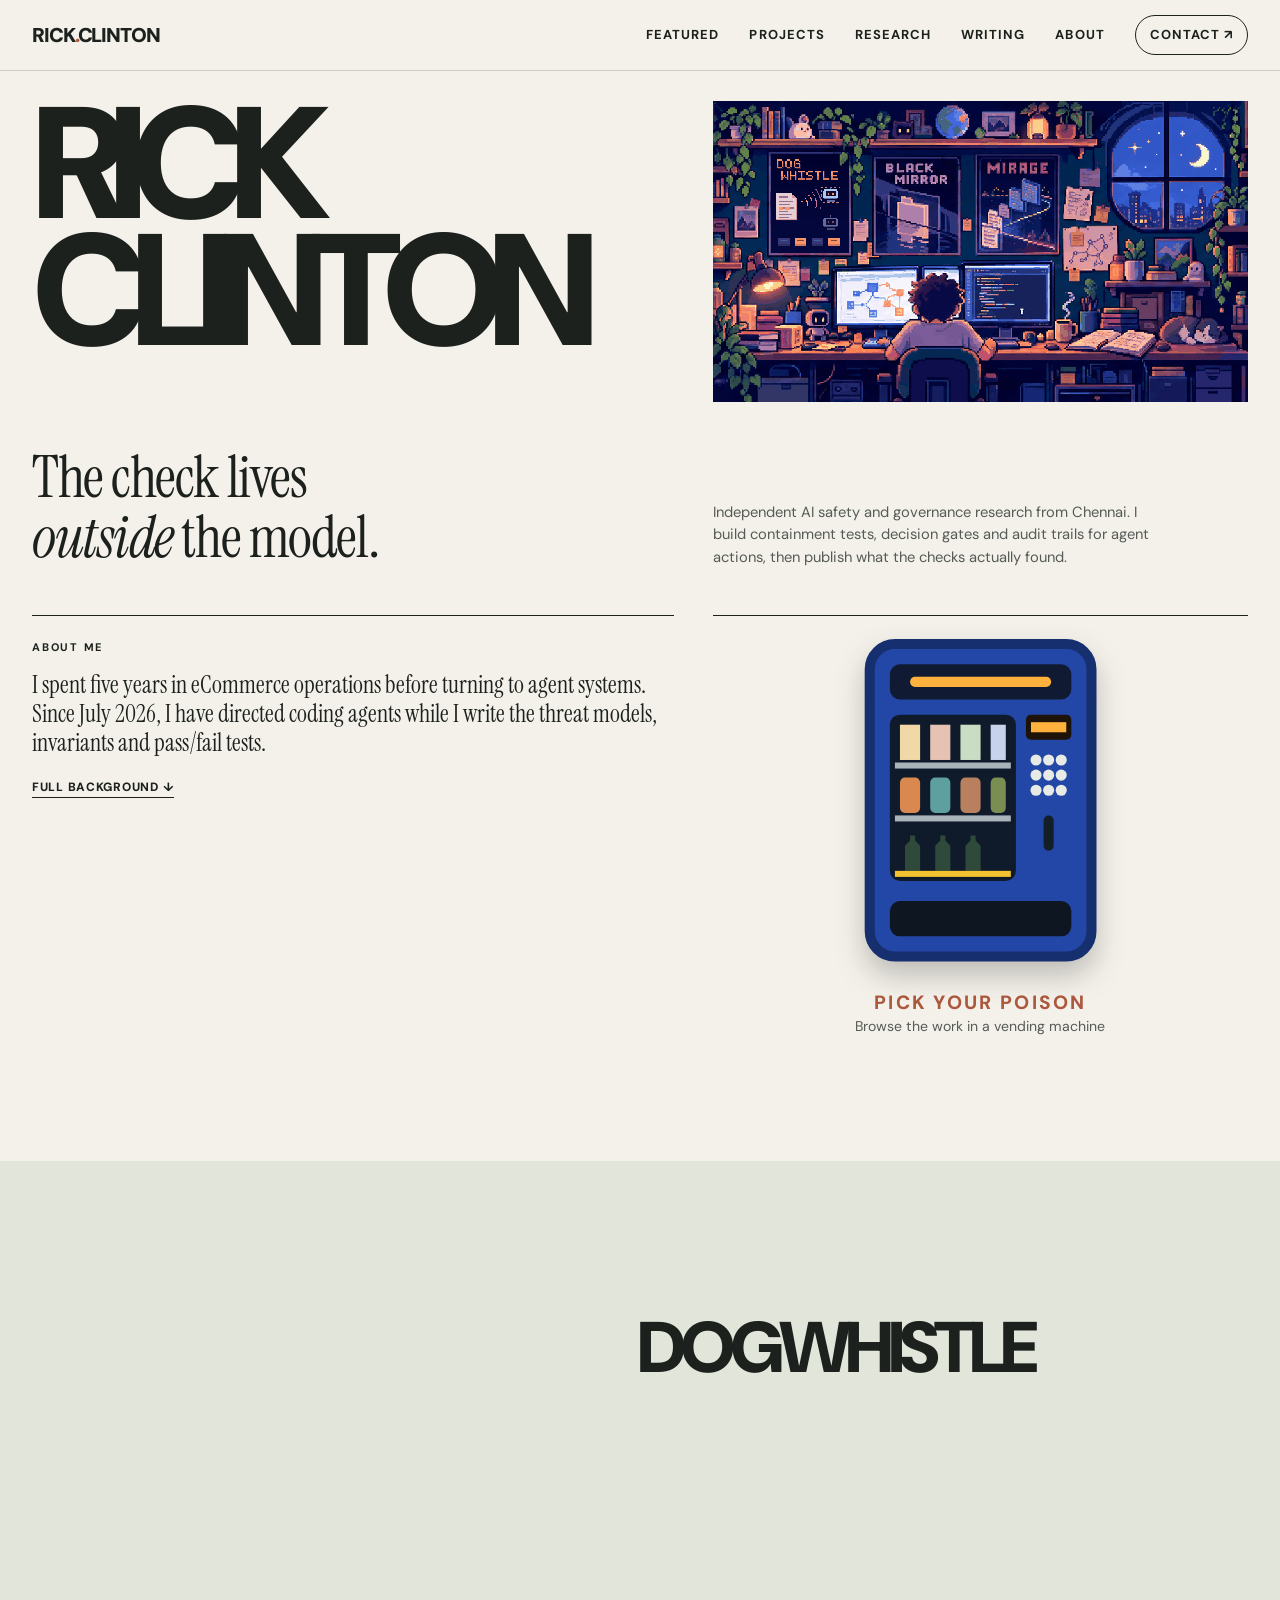
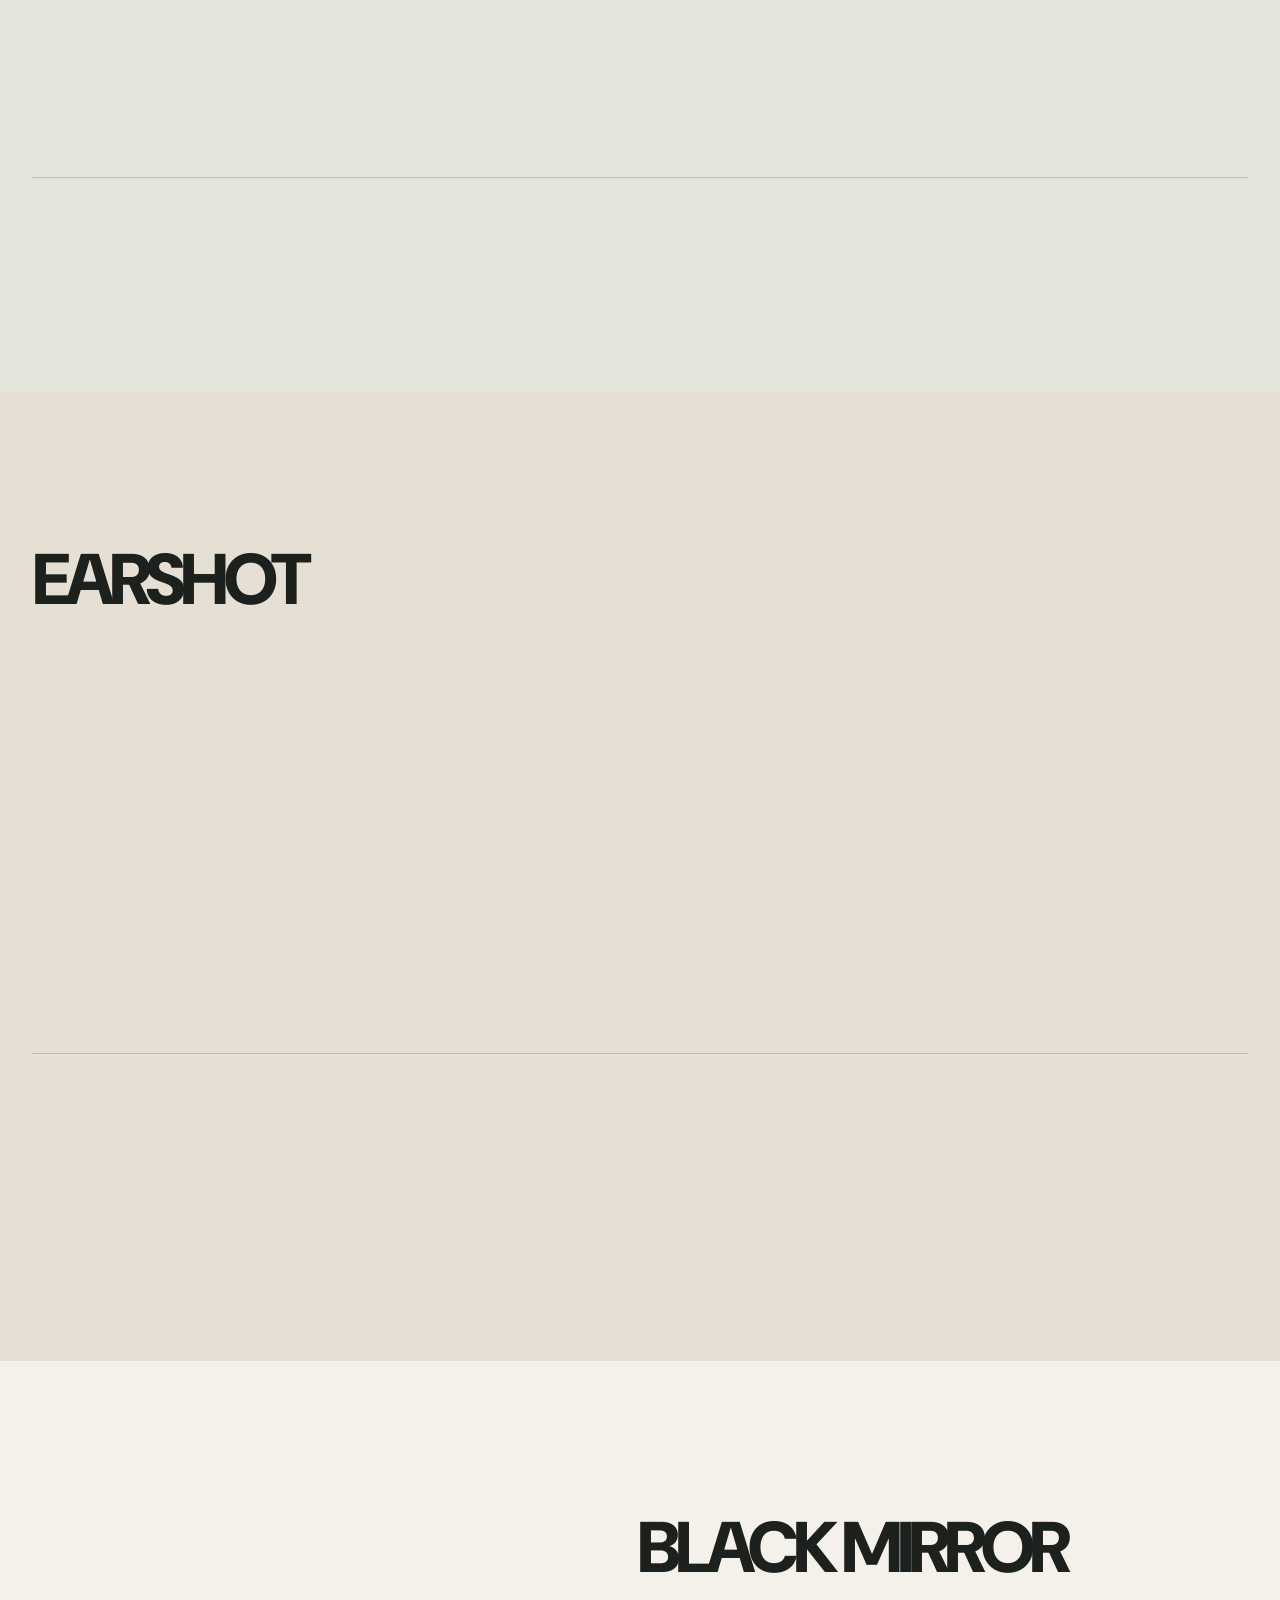
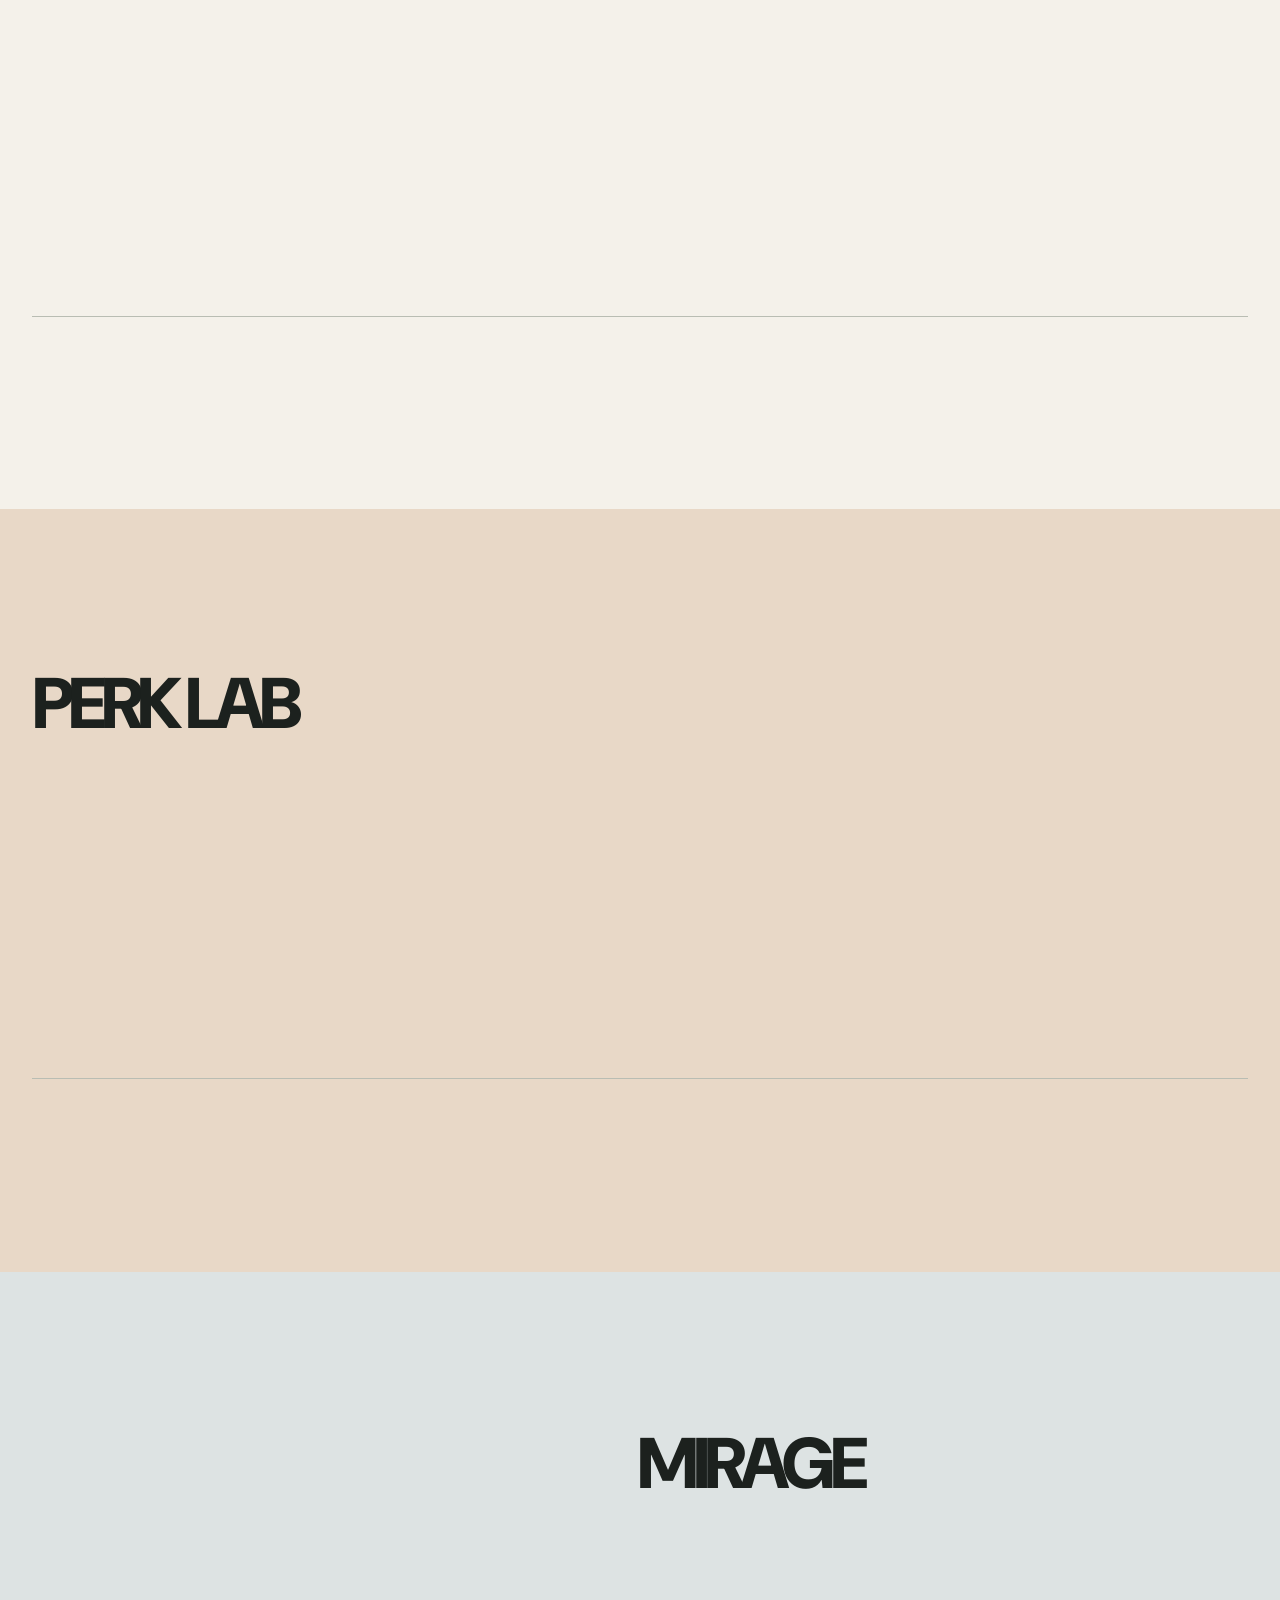
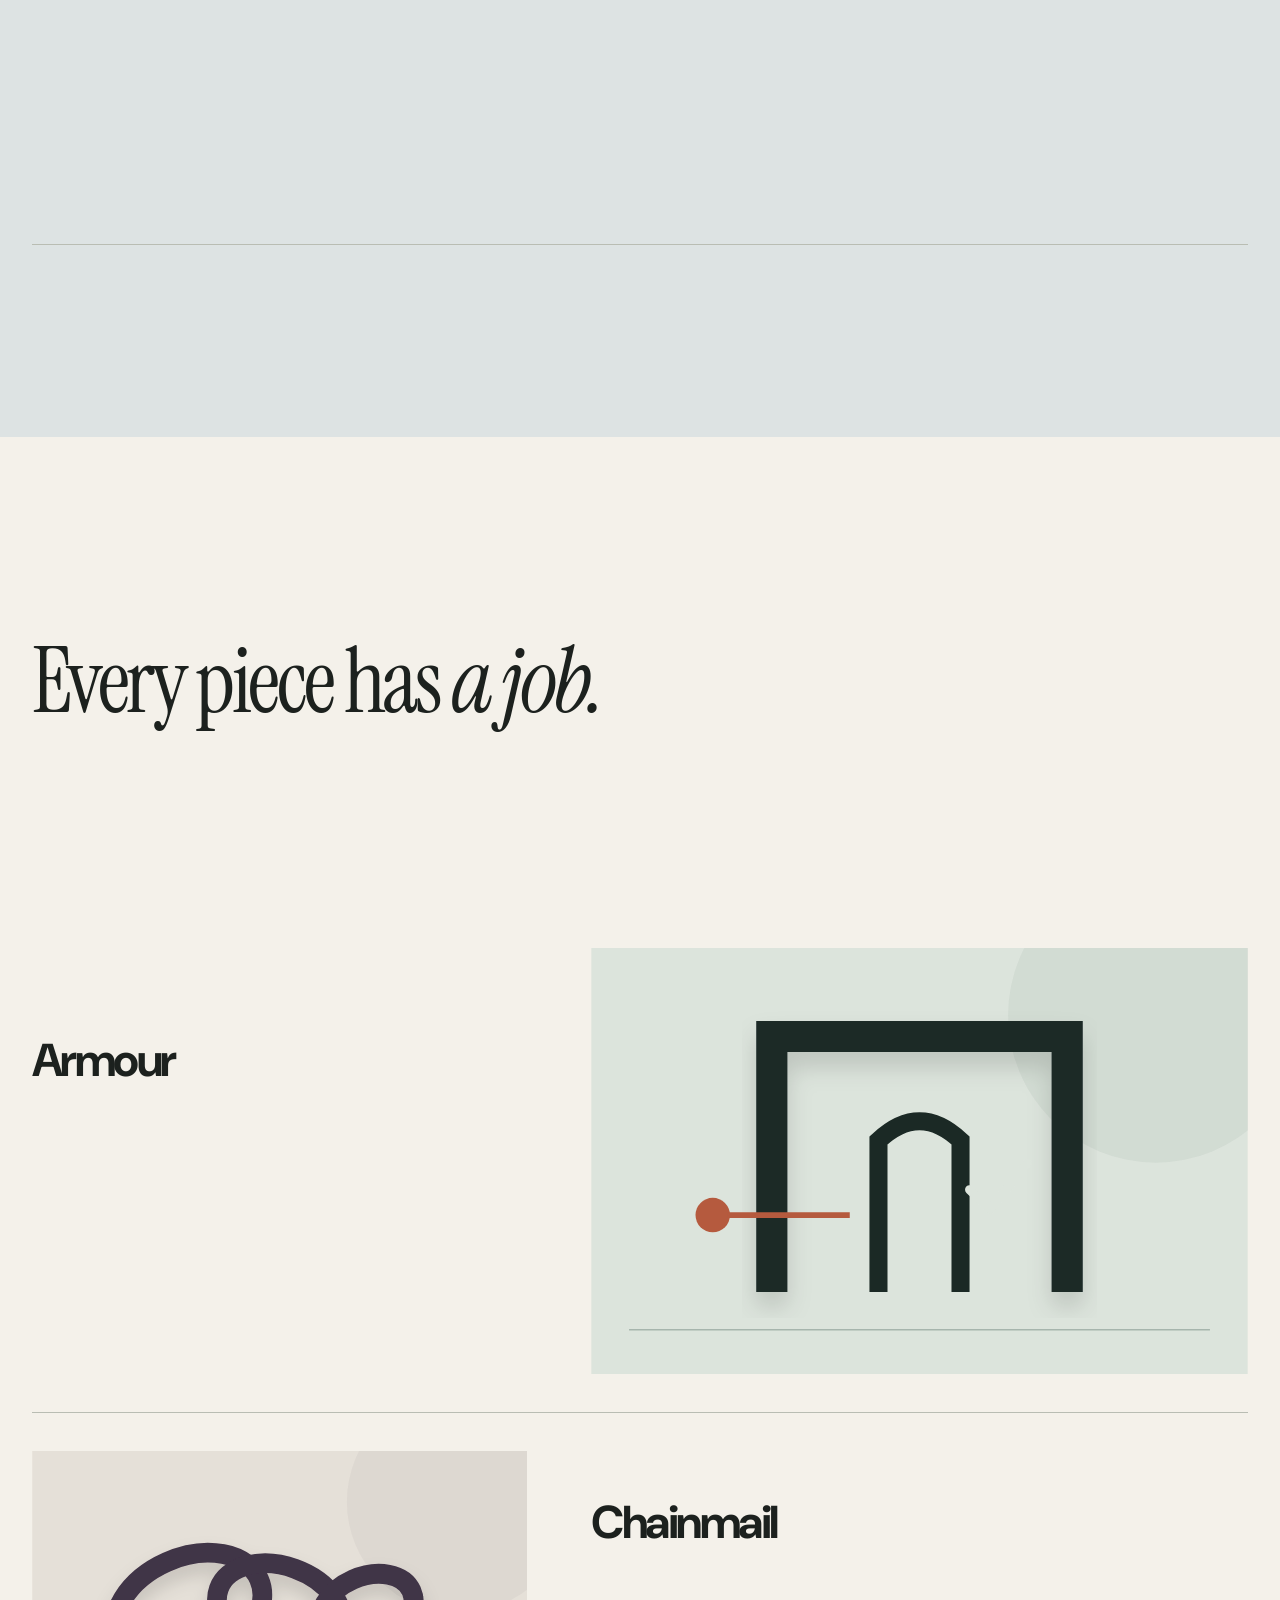
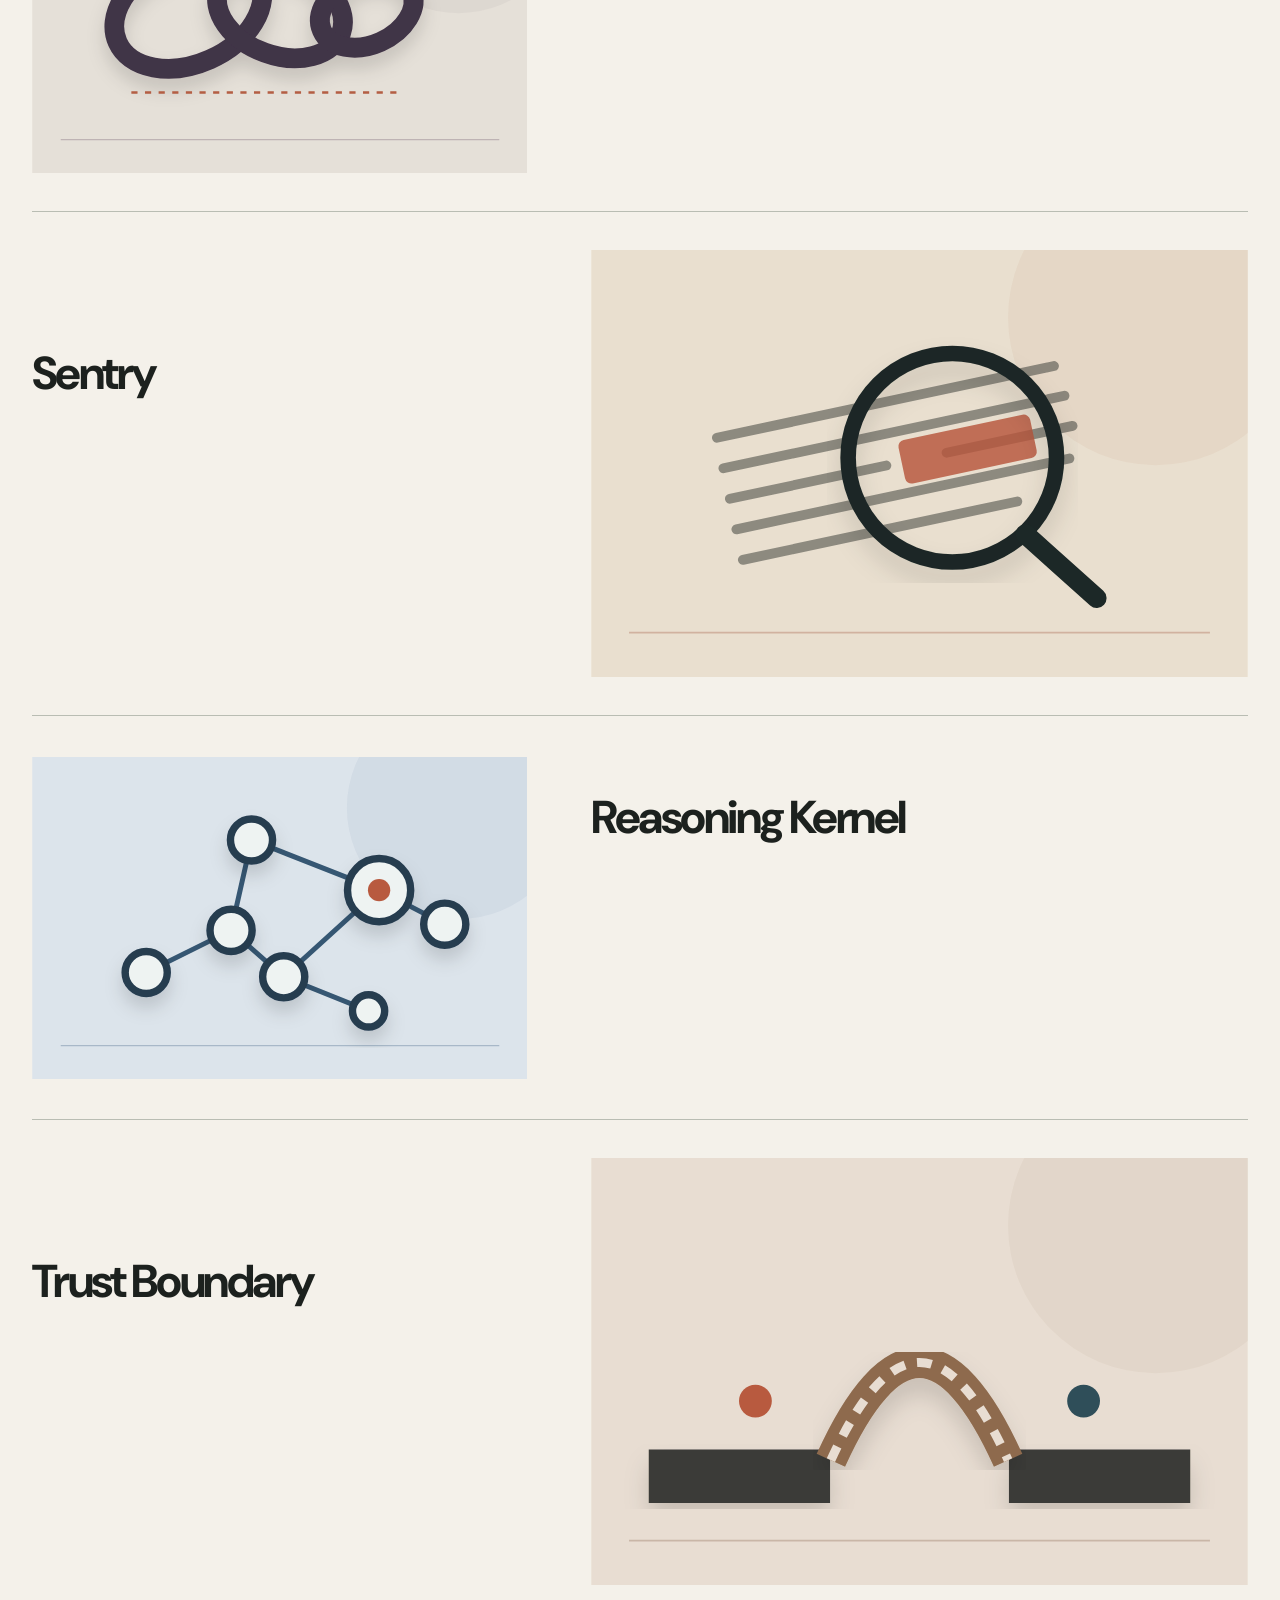
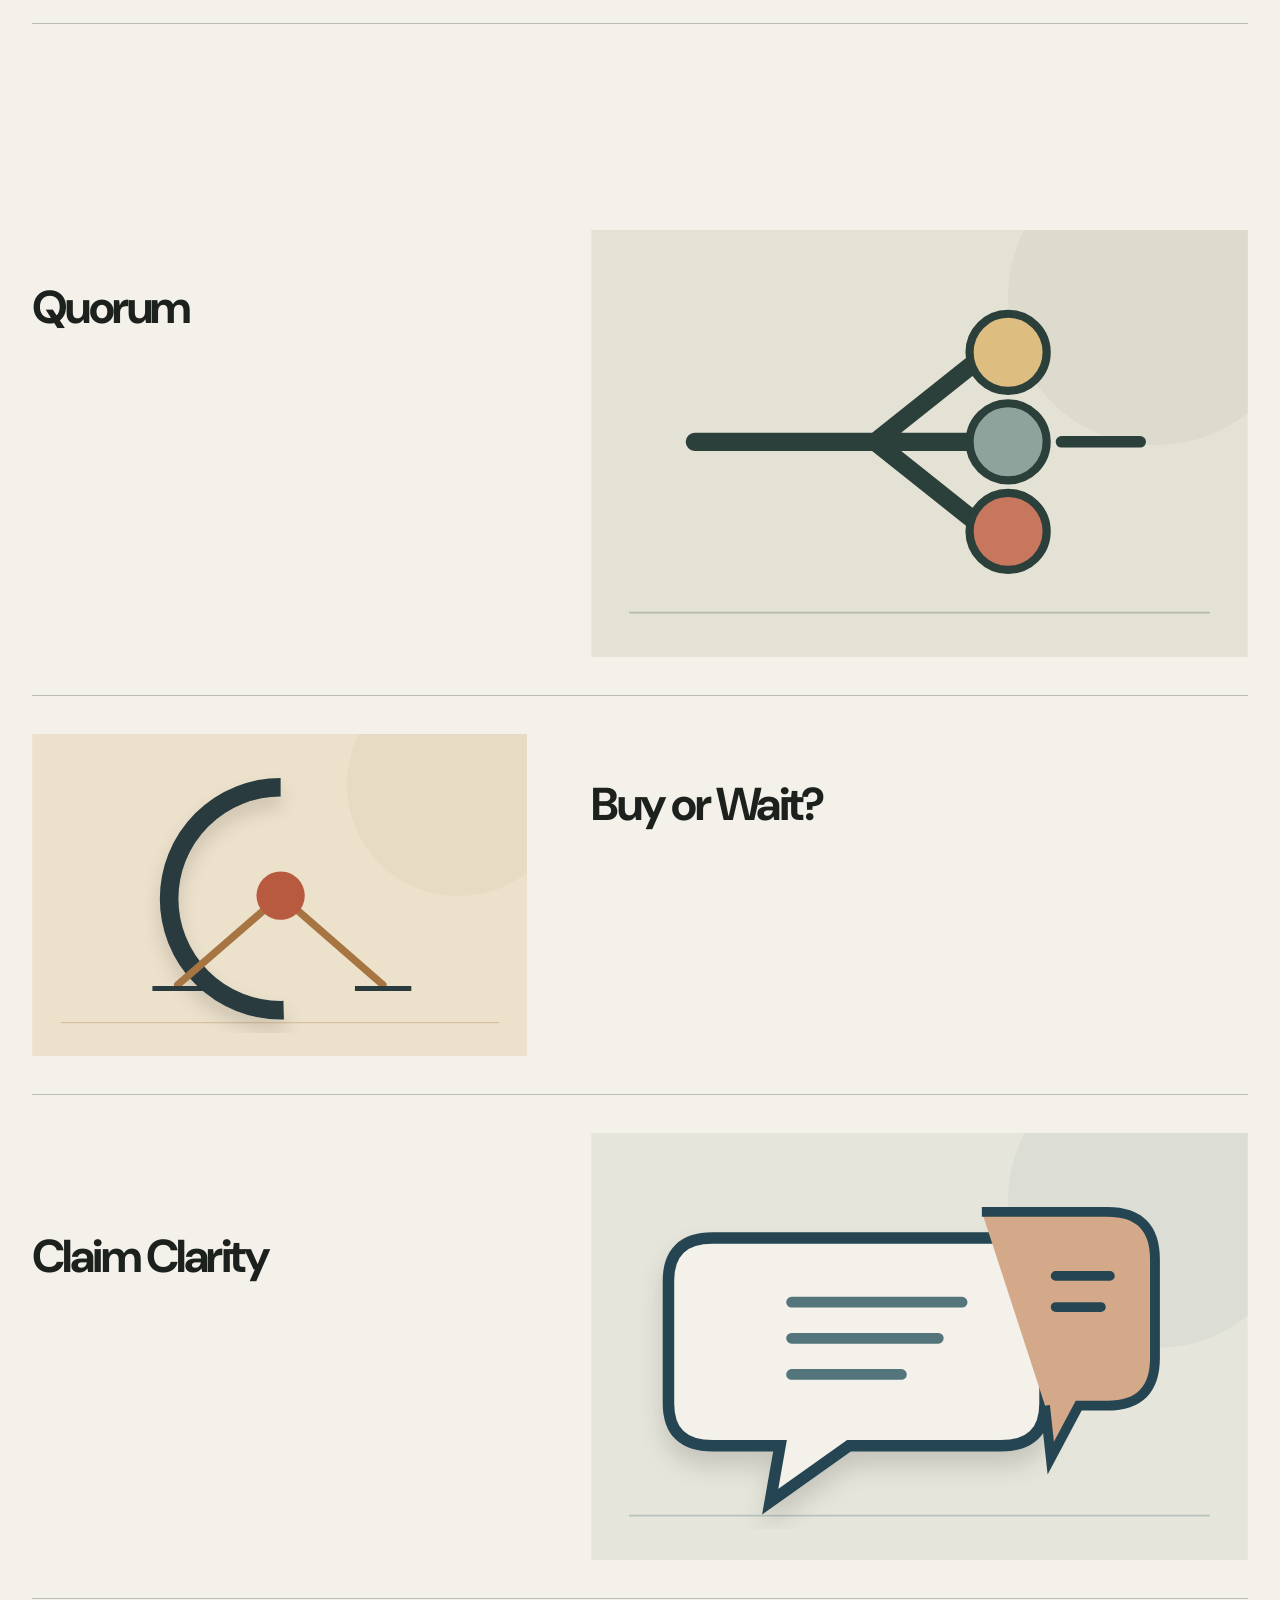
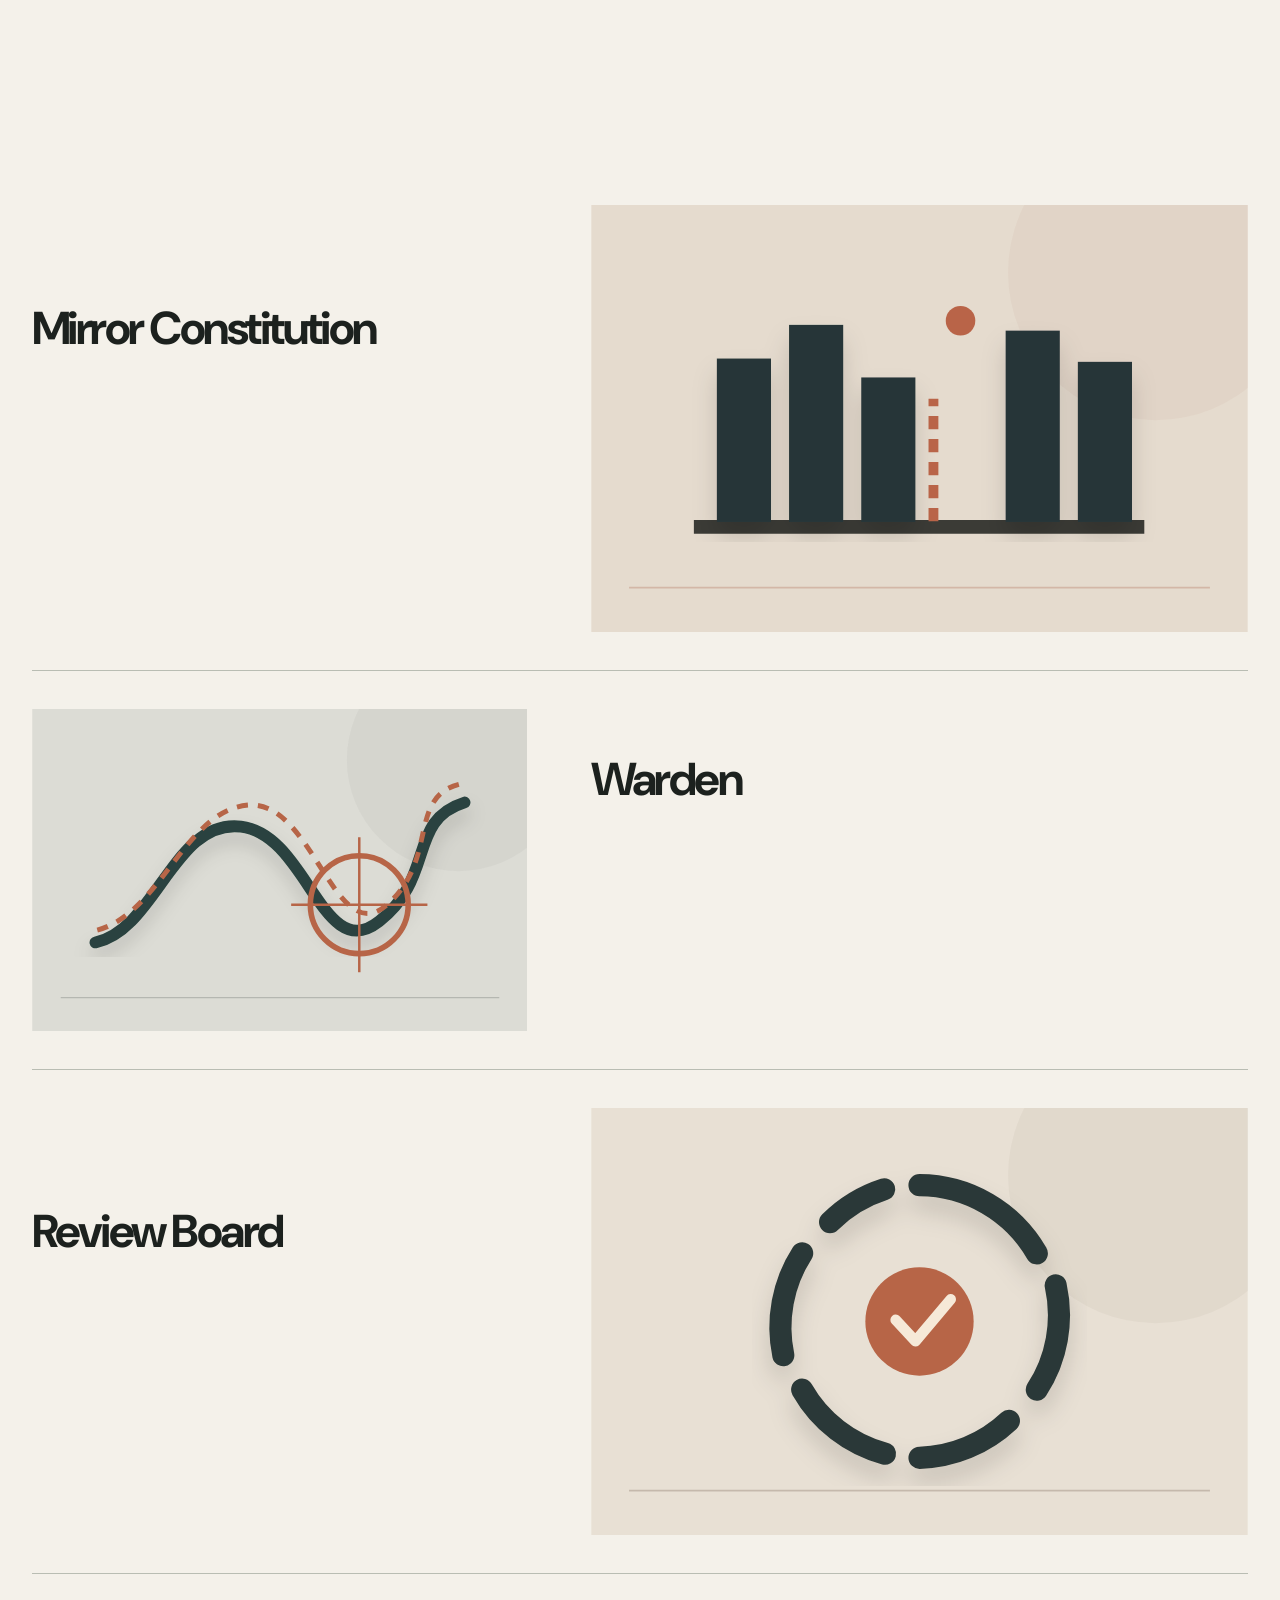
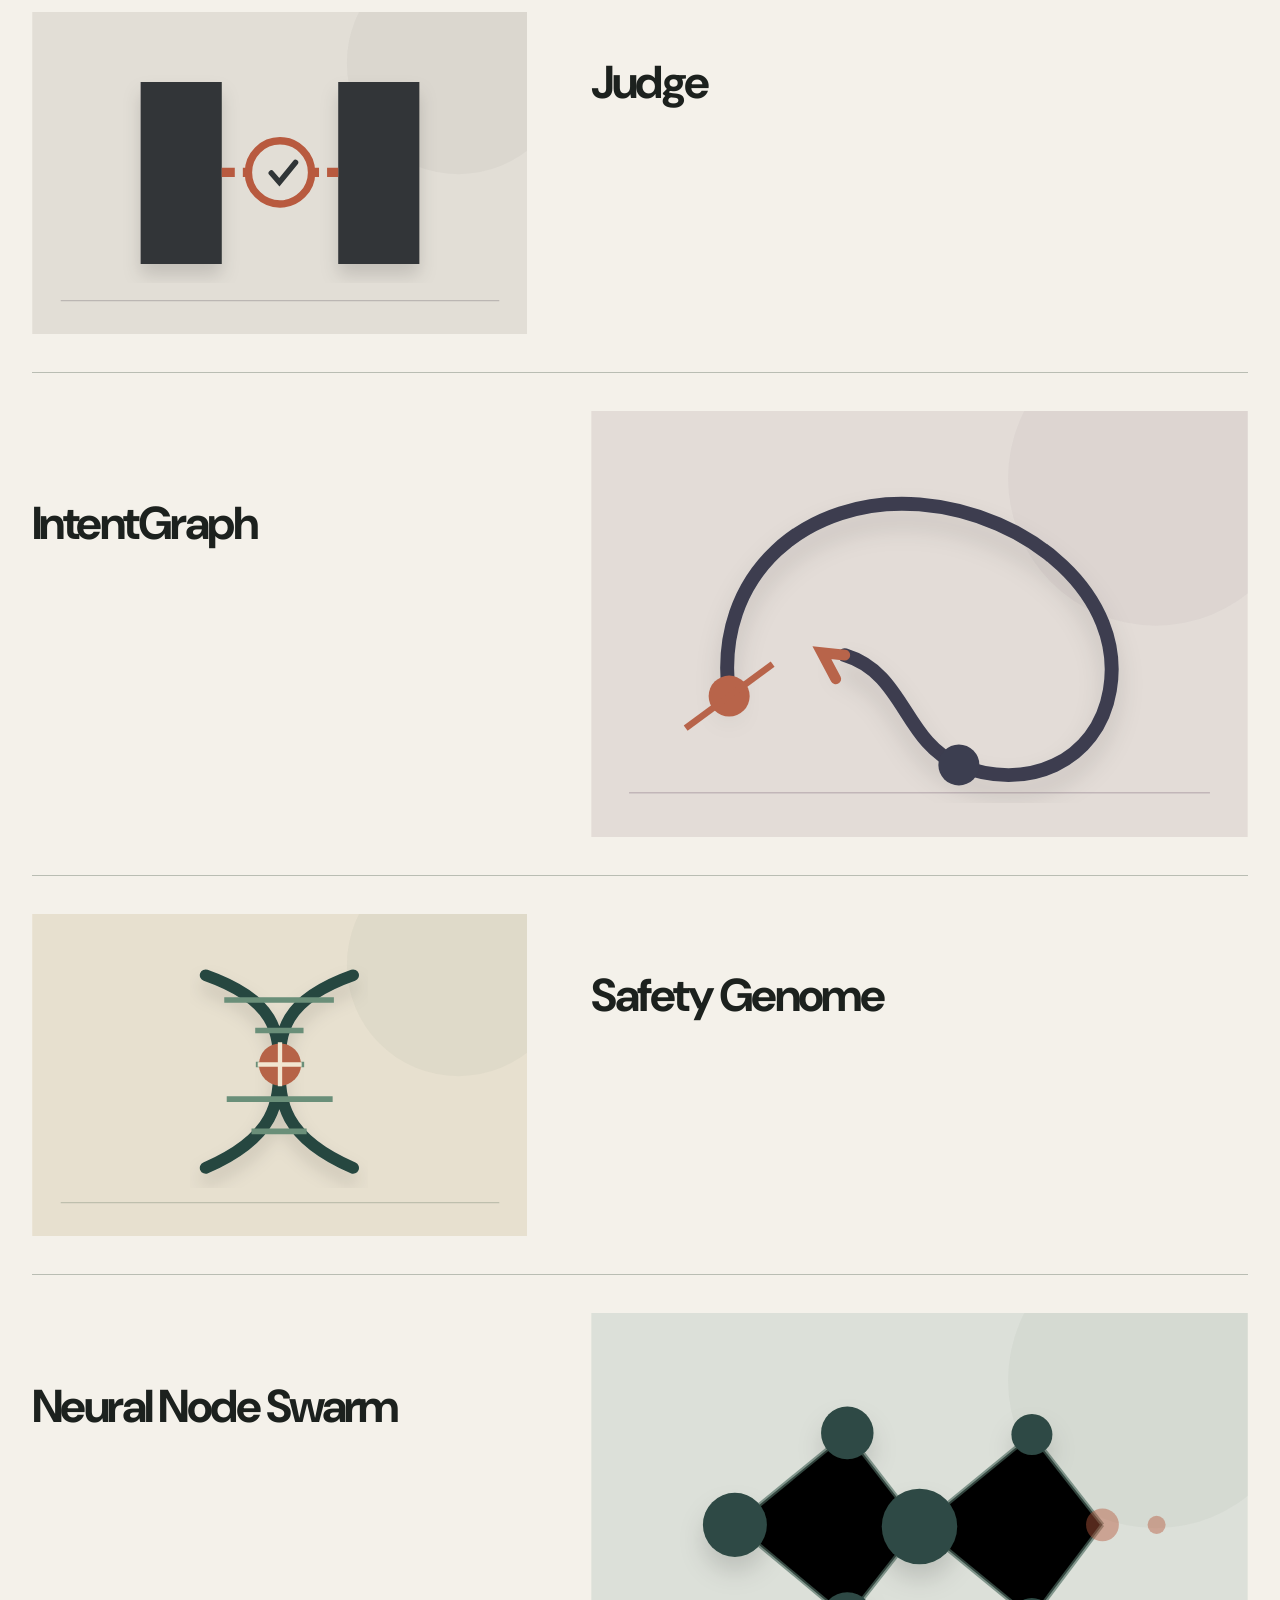
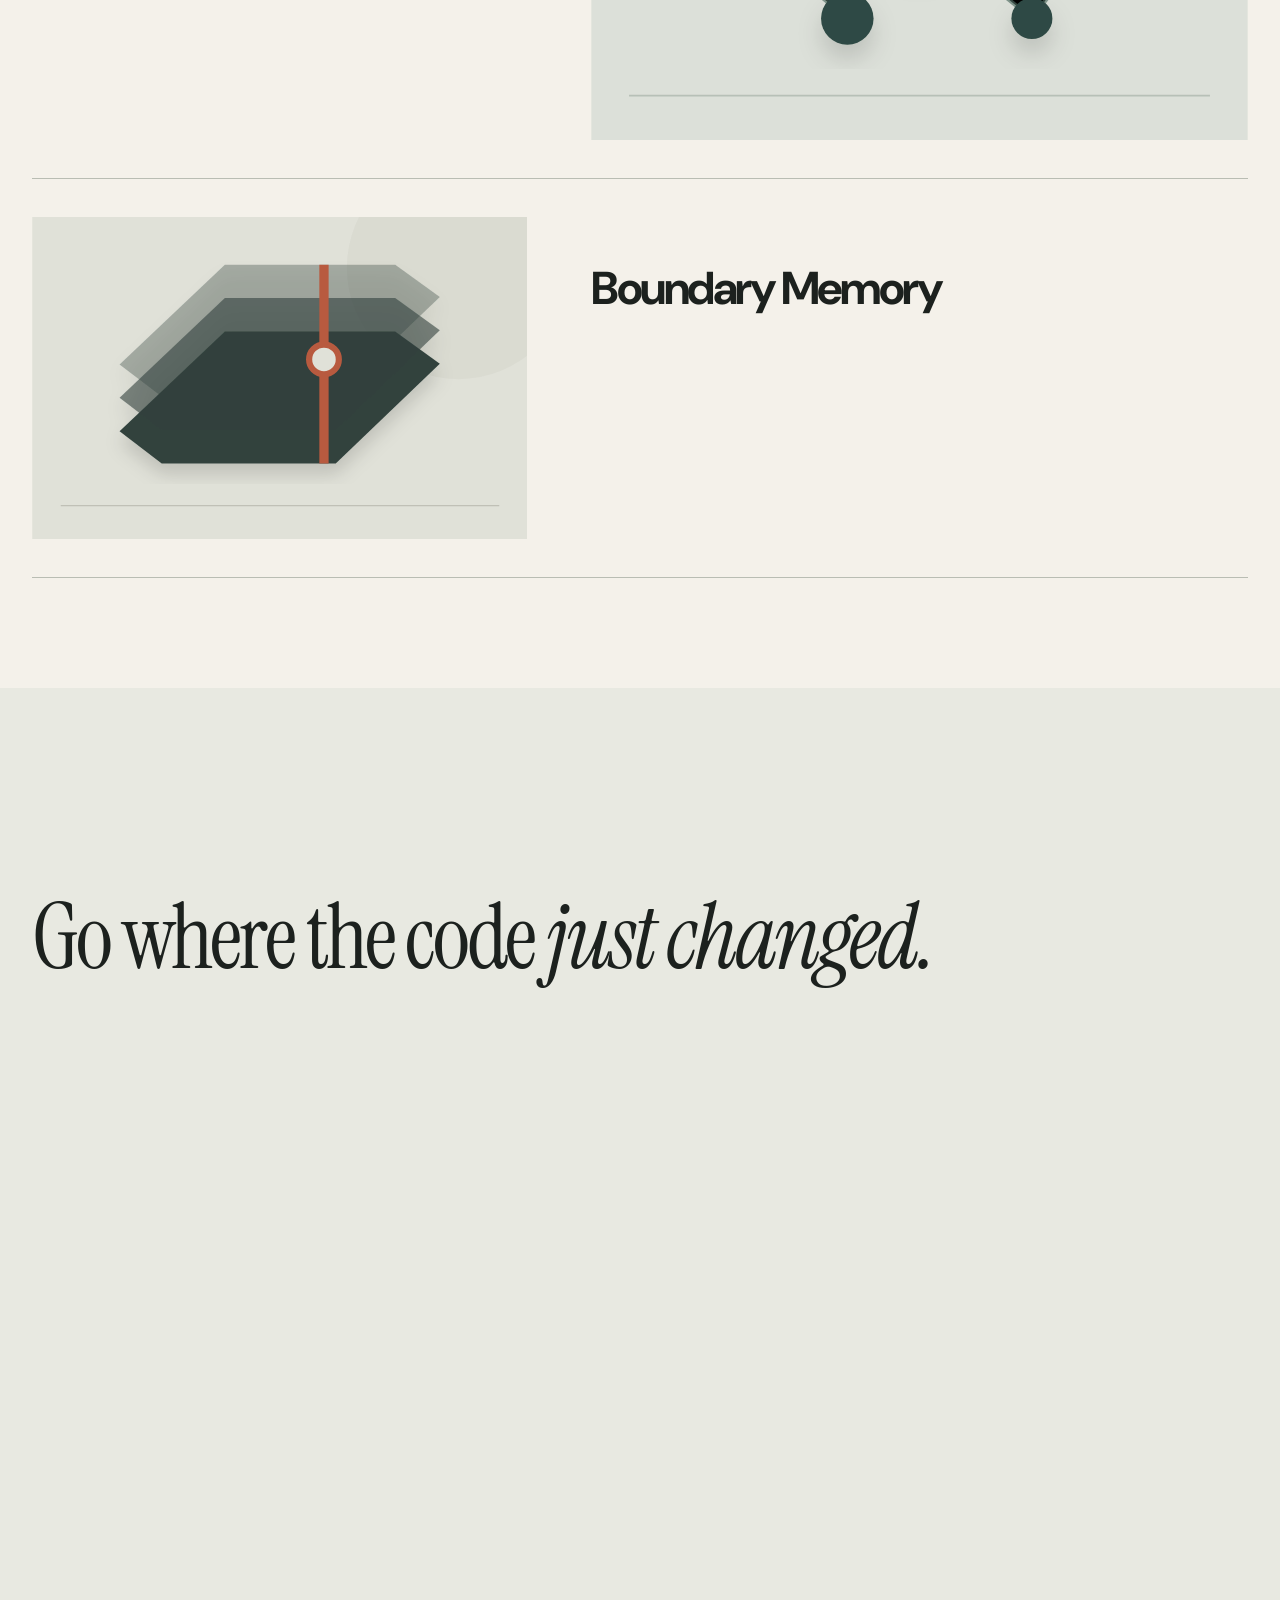
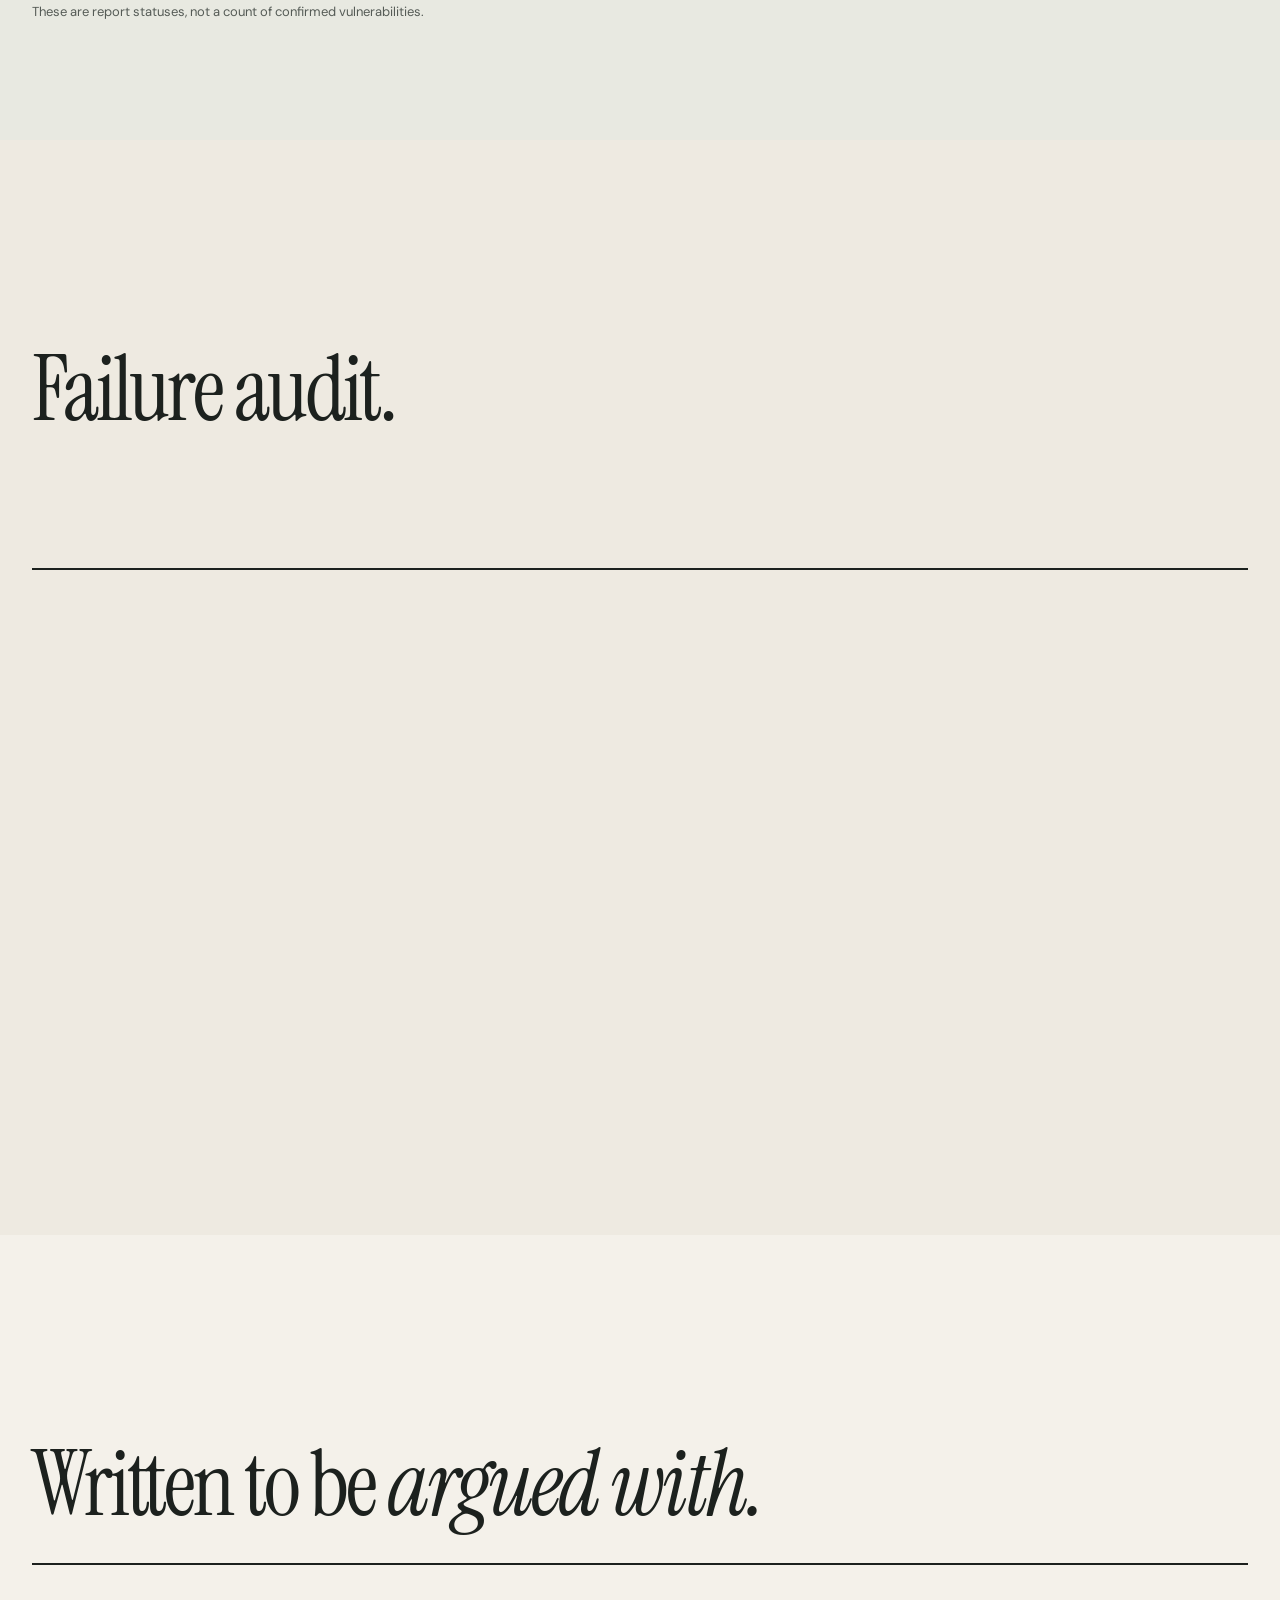
<file: index.html>
<!doctype html><html lang="en"><head><meta charset="utf-8"><meta name="viewport" content="width=device-width,initial-scale=1">
<title>Rick Clinton — AI safety research</title><meta name="description" content="Rick Clinton builds external checks for AI agents. Explore DogWhistle, Earshot, Black Mirror, Perk Lab, Mirage, and research tools with evidence and limits.">
<link rel="icon" type="image/png" href="favicon.png"><link rel="apple-touch-icon" href="apple-touch-icon.png">
<meta property="og:type" content="website"><meta property="og:url" content="https://rick-clinton-jpg.github.io/"><meta property="og:title" content="Rick Clinton — AI safety research"><meta property="og:description" content="The check lives outside the model."><meta property="og:image" content="https://rick-clinton-jpg.github.io/assets/research-room-poster.png"><meta name="twitter:card" content="summary_large_image">
<link rel="preconnect" href="https://fonts.googleapis.com"><link rel="preconnect" href="https://fonts.gstatic.com" crossorigin><link href="https://fonts.googleapis.com/css2?family=DM+Sans:wght@400;500;600;700;800;900&family=Instrument+Serif:ital@0;1&display=swap" rel="stylesheet">
<link rel="stylesheet" href="assets/site.css"><link rel="stylesheet" href="assets/motion.css"><link rel="stylesheet" href="assets/end.css"></head><body>
<header class="site-header"><div class="wrap"><a href="#top" class="site-brand" aria-label="Rick Clinton home">RICK<span>.</span>CLINTON</a><button class="menu-toggle" aria-expanded="false" aria-controls="site-nav">Menu</button><nav class="site-nav" id="site-nav" aria-label="Main navigation"><a href="#featured">Featured</a><a href="#work">Projects</a><a href="#security">Research</a><a href="#writing">Writing</a><a href="#background">About</a><a href="mailto:clinpeter@gmail.com">Contact ↗</a></nav></div></header>
<main id="top">
<section class="hero"><div class="wrap hero-grid"><p class="hero-name">RICK <span>CLINTON</span></p><figure class="hero-stage"><picture><source media="(prefers-reduced-motion: reduce)" srcset="assets/research-room-poster.png"><img class="approved-hero" src="assets/research-room.gif" alt="Pixel-art researcher viewed from behind at a personal workbench, with code, experiment notes and DogWhistle, Black Mirror and Mirage posters" fetchpriority="high" width="836" height="470"></picture></figure><h1 class="hero-tag">The check lives <em class="serif">outside</em> the model.</h1><p class="hero-lede">Independent AI safety and governance research from Chennai. I build containment tests, decision gates and audit trails for agent actions, then publish what the checks actually found.</p><div class="hero-about" id="about-me"><span class="small-label">About me</span><p>I spent five years in eCommerce operations before turning to agent systems. Since July 2026, I have directed coding agents while I write the threat models, invariants and pass/fail tests.</p><a href="#background">Full background ↓</a></div><aside class="hero-side"><a class="vend-mini" href="vending/" aria-label="Pick your poison: open the vending machine"><svg viewBox="0 0 48 68" width="44" height="62" aria-hidden="true"><rect x="2" y="2" width="44" height="62" rx="5" fill="#2347A6" stroke="#162F6E" stroke-width="2"/><rect x="6" y="6" width="36" height="7" rx="2" fill="#111A33"/><rect class="glow" x="10" y="8.5" width="28" height="2" rx="1" fill="#FFB13D"/><rect x="6" y="16" width="25" height="33" rx="2" fill="#0F1A2B"/><g fill="#F1D9A7"><rect x="8" y="18" width="4" height="7"/></g><rect x="14" y="18" width="4" height="7" fill="#E6C2B4"/><rect x="20" y="18" width="4" height="7" fill="#C9DDC5"/><rect x="26" y="18" width="3" height="7" fill="#C7D3EA"/><rect x="7" y="25.5" width="23" height="1.2" fill="#A9B3BA"/><rect x="8" y="28.5" width="4" height="7" rx="1" fill="#D9894F"/><rect x="14" y="28.5" width="4" height="7" rx="1" fill="#5E9FA0"/><rect x="20" y="28.5" width="4" height="7" rx="1" fill="#B9805F"/><rect x="26" y="28.5" width="3" height="7" rx="1" fill="#7A8E52"/><rect x="7" y="36" width="23" height="1.2" fill="#A9B3BA"/><path d="M9 47v-5l1-1v-1h1v1l1 1v5zM15 47v-5l1-1v-1h1v1l1 1v5zM21 47v-5l1-1v-1h1v1l1 1v5z" fill="#2F4A3A"/><rect x="7" y="47" width="23" height="1.2" fill="#F2C230"/><rect x="33" y="16" width="9" height="5" rx="1" fill="#1E1308"/><rect class="glow" x="34" y="17.5" width="7" height="2" fill="#FFB13D"/><g fill="#E8EBE5"><circle cx="35" cy="25" r="1.1"/><circle cx="37.5" cy="25" r="1.1"/><circle cx="40" cy="25" r="1.1"/><circle cx="35" cy="28" r="1.1"/><circle cx="37.5" cy="28" r="1.1"/><circle cx="40" cy="28" r="1.1"/><circle cx="35" cy="31" r="1.1"/><circle cx="37.5" cy="31" r="1.1"/><circle cx="40" cy="31" r="1.1"/></g><rect x="36.5" y="36" width="2" height="7" rx="1" fill="#141E27"/><rect x="6" y="53" width="36" height="7" rx="2" fill="#0E1622"/></svg><span class="lbl"><b>Pick your poison</b><span>Browse the work in a vending machine</span></span></a></aside></div><div class="wrap hero-under"><span>01 — A research portfolio, with the failures left visible.</span><a href="#featured">Scroll to the work ↓</a></div></section><section id="featured" class="feature dogwhistle"><div class="wrap"><div class="section-marker">Research sprint / 01</div><div class="feature-row"><figure class="feature-graph"><a href="https://rick-clinton-jpg.github.io/DogWhistle/" target="_blank" rel="noopener" aria-label="Open the interactive 3D view of DogWhistle"><svg class="layout-graph" viewBox="0 0 600 405" role="img"><title>DogWhistle working layout</title><desc>A sender writes a handoff. A gate rebuilds every field except two memory references. The handoff reaches a coalition listener, whose allocation shifts to a hidden pair, and an honest listener, whose allocation is unchanged. The audit swaps the two references and replays each listener.</desc><defs><marker id="lg-arrow-dogwhistle" viewBox="0 0 10 10" refX="8" refY="5" markerWidth="6" markerHeight="6" orient="auto-start-reverse"><path d="M2 1L8 5L2 9" fill="none" stroke="context-stroke" stroke-width="1.5" stroke-linecap="round" stroke-linejoin="round"/></marker></defs>
<line x1="127.2" y1="143.6" x2="159.2" y2="159.6" stroke="#4B524D" stroke-width="1.5" marker-end="url(#lg-arrow-dogwhistle)"/>
<line x1="175.2" y1="167.6" x2="215.2" y2="187.6" stroke="#4B524D" stroke-width="1.5" marker-end="url(#lg-arrow-dogwhistle)"/>
<line x1="271.2" y1="215.6" x2="411.2" y2="217.6" stroke="#4B524D" stroke-width="1.5" marker-end="url(#lg-arrow-dogwhistle)"/>
<line x1="271.2" y1="215.6" x2="241.6" y2="300.8" stroke="#4B524D" stroke-width="1.5" marker-end="url(#lg-arrow-dogwhistle)"/>
<line x1="479.2" y1="231.6" x2="519.2" y2="251.6" stroke="#4B524D" stroke-width="1.5" marker-end="url(#lg-arrow-dogwhistle)"/>
<line x1="319.2" y1="311.6" x2="359.2" y2="331.6" stroke="#4B524D" stroke-width="1.5" marker-end="url(#lg-arrow-dogwhistle)"/>
<polygon points="64.0,132.0 104.0,152.0 104.0,112.0 64.0,92.0" fill="#CBC5B6" stroke="#1C211E" stroke-width="0.6"/>
<polygon points="144.0,132.0 104.0,152.0 104.0,112.0 144.0,92.0" fill="#A9A393" stroke="#1C211E" stroke-width="0.6"/>
<polygon points="104.0,72.0 144.0,92.0 104.0,112.0 64.0,92.0" fill="#E6E1D5" stroke="#1C211E" stroke-width="0.6"/>
<polygon points="132.0,178.0 140.0,182.0 140.0,126.0 132.0,122.0" fill="#CBC5B6" stroke="#1C211E" stroke-width="0.6"/>
<polygon points="204.0,150.0 140.0,182.0 140.0,126.0 204.0,94.0" fill="#A9A393" stroke="#1C211E" stroke-width="0.6"/>
<polygon points="196.0,90.0 204.0,94.0 140.0,126.0 132.0,122.0" fill="#E6E1D5" stroke="#1C211E" stroke-width="0.6"/>
<polygon points="196.0,202.0 244.0,226.0 244.0,220.0 196.0,196.0" fill="#CBC5B6" stroke="#1C211E" stroke-width="0.6"/>
<polygon points="292.0,202.0 244.0,226.0 244.0,220.0 292.0,196.0" fill="#A9A393" stroke="#1C211E" stroke-width="0.6"/>
<polygon points="244.0,172.0 292.0,196.0 244.0,220.0 196.0,196.0" fill="#E6E1D5" stroke="#1C211E" stroke-width="0.6"/>
<polygon points="213.6,195.2 227.2,202.0 227.2,192.0 213.6,185.2" fill="#CC8366" stroke="#5E2C1C" stroke-width="0.6"/>
<polygon points="256.0,187.6 227.2,202.0 227.2,192.0 256.0,177.6" fill="#AD593E" stroke="#5E2C1C" stroke-width="0.6"/>
<polygon points="242.4,170.8 256.0,177.6 227.2,192.0 213.6,185.2" fill="#E7B6A2" stroke="#5E2C1C" stroke-width="0.6"/>
<polygon points="232.0,204.4 245.6,211.2 245.6,201.2 232.0,194.4" fill="#CC8366" stroke="#5E2C1C" stroke-width="0.6"/>
<polygon points="274.4,196.8 245.6,211.2 245.6,201.2 274.4,186.8" fill="#AD593E" stroke="#5E2C1C" stroke-width="0.6"/>
<polygon points="260.8,180.0 274.4,186.8 245.6,201.2 232.0,194.4" fill="#E7B6A2" stroke="#5E2C1C" stroke-width="0.6"/>
<polygon points="416.0,220.0 456.0,240.0 456.0,194.0 416.0,174.0" fill="#6E8FA0" stroke="#213C4B" stroke-width="0.6"/>
<polygon points="496.0,220.0 456.0,240.0 456.0,194.0 496.0,174.0" fill="#3E6074" stroke="#213C4B" stroke-width="0.6"/>
<polygon points="456.0,154.0 496.0,174.0 456.0,194.0 416.0,174.0" fill="#A9C0CC" stroke="#213C4B" stroke-width="0.6"/>
<polygon points="256.0,300.0 296.0,320.0 296.0,274.0 256.0,254.0" fill="#8DAE95" stroke="#2F4A3A" stroke-width="0.6"/>
<polygon points="336.0,300.0 296.0,320.0 296.0,274.0 336.0,254.0" fill="#5F8469" stroke="#2F4A3A" stroke-width="0.6"/>
<polygon points="296.0,234.0 336.0,254.0 296.0,274.0 256.0,254.0" fill="#BBD0BE" stroke="#2F4A3A" stroke-width="0.6"/>
<polygon points="542.4,244.8 553.6,250.4 553.6,236.4 542.4,230.8" fill="#CBC5B6" stroke="#1C211E" stroke-width="0.6"/>
<polygon points="564.8,244.8 553.6,250.4 553.6,236.4 564.8,230.8" fill="#A9A393" stroke="#1C211E" stroke-width="0.6"/>
<polygon points="553.6,225.2 564.8,230.8 553.6,236.4 542.4,230.8" fill="#E6E1D5" stroke="#1C211E" stroke-width="0.6"/>
<polygon points="527.2,252.4 538.4,258.0 538.4,244.0 527.2,238.4" fill="#CBC5B6" stroke="#1C211E" stroke-width="0.6"/>
<polygon points="549.6,252.4 538.4,258.0 538.4,244.0 549.6,238.4" fill="#A9A393" stroke="#1C211E" stroke-width="0.6"/>
<polygon points="538.4,232.8 549.6,238.4 538.4,244.0 527.2,238.4" fill="#E6E1D5" stroke="#1C211E" stroke-width="0.6"/>
<polygon points="512.0,260.0 523.2,265.6 523.2,237.6 512.0,232.0" fill="#CC8366" stroke="#5E2C1C" stroke-width="0.6"/>
<polygon points="534.4,260.0 523.2,265.6 523.2,237.6 534.4,232.0" fill="#AD593E" stroke="#5E2C1C" stroke-width="0.6"/>
<polygon points="523.2,226.4 534.4,232.0 523.2,237.6 512.0,232.0" fill="#E7B6A2" stroke="#5E2C1C" stroke-width="0.6"/>
<polygon points="496.8,267.6 508.0,273.2 508.0,245.2 496.8,239.6" fill="#CC8366" stroke="#5E2C1C" stroke-width="0.6"/>
<polygon points="519.2,267.6 508.0,273.2 508.0,245.2 519.2,239.6" fill="#AD593E" stroke="#5E2C1C" stroke-width="0.6"/>
<polygon points="508.0,234.0 519.2,239.6 508.0,245.2 496.8,239.6" fill="#E7B6A2" stroke="#5E2C1C" stroke-width="0.6"/>
<polygon points="382.4,324.8 393.6,330.4 393.6,302.4 382.4,296.8" fill="#CBC5B6" stroke="#1C211E" stroke-width="0.6"/>
<polygon points="404.8,324.8 393.6,330.4 393.6,302.4 404.8,296.8" fill="#A9A393" stroke="#1C211E" stroke-width="0.6"/>
<polygon points="393.6,291.2 404.8,296.8 393.6,302.4 382.4,296.8" fill="#E6E1D5" stroke="#1C211E" stroke-width="0.6"/>
<polygon points="367.2,332.4 378.4,338.0 378.4,310.0 367.2,304.4" fill="#CBC5B6" stroke="#1C211E" stroke-width="0.6"/>
<polygon points="389.6,332.4 378.4,338.0 378.4,310.0 389.6,304.4" fill="#A9A393" stroke="#1C211E" stroke-width="0.6"/>
<polygon points="378.4,298.8 389.6,304.4 378.4,310.0 367.2,304.4" fill="#E6E1D5" stroke="#1C211E" stroke-width="0.6"/>
<polygon points="352.0,340.0 363.2,345.6 363.2,331.6 352.0,326.0" fill="#CBC5B6" stroke="#1C211E" stroke-width="0.6"/>
<polygon points="374.4,340.0 363.2,345.6 363.2,331.6 374.4,326.0" fill="#A9A393" stroke="#1C211E" stroke-width="0.6"/>
<polygon points="363.2,320.4 374.4,326.0 363.2,331.6 352.0,326.0" fill="#E6E1D5" stroke="#1C211E" stroke-width="0.6"/>
<polygon points="336.8,347.6 348.0,353.2 348.0,339.2 336.8,333.6" fill="#CBC5B6" stroke="#1C211E" stroke-width="0.6"/>
<polygon points="359.2,347.6 348.0,353.2 348.0,339.2 359.2,333.6" fill="#A9A393" stroke="#1C211E" stroke-width="0.6"/>
<polygon points="348.0,328.0 359.2,333.6 348.0,339.2 336.8,333.6" fill="#E6E1D5" stroke="#1C211E" stroke-width="0.6"/>
<path d="M 222.0 174.0 C 218.0 130.0, 270.0 130.0, 266.0 174.0" stroke="#AD593E" stroke-width="1.5" stroke-dasharray="5 4" fill="none" marker-end="url(#lg-arrow-dogwhistle)" marker-start="url(#lg-arrow-dogwhistle)"/>
<text class="lg-t" x="104.0" y="42.0" text-anchor="middle">Sender</text>
<text class="lg-s" x="104.0" y="58.0" text-anchor="middle">writes the handoff</text>
<text class="lg-t" x="80.0" y="208.0" text-anchor="middle">Gate</text>
<text class="lg-s" x="80.0" y="224.0" text-anchor="middle">rebuilds other fields</text>
<text class="lg-t" x="186.0" y="258.0" text-anchor="middle">Handoff</text>
<text class="lg-s" x="186.0" y="274.0" text-anchor="middle">two memory refs</text>
<text class="lg-t" x="284.0" y="124.0" text-anchor="start">Audit</text>
<text class="lg-s" x="284.0" y="140.0" text-anchor="start">swap refs, replay</text>
<text class="lg-t" x="476.0" y="120.0" text-anchor="middle">Coalition listener</text>
<text class="lg-s" x="476.0" y="136.0" text-anchor="middle">holds the convention</text>
<text class="lg-t" x="250.0" y="330.0" text-anchor="middle">Honest listener</text>
<text class="lg-s" x="250.0" y="346.0" text-anchor="middle">no convention</text>
<text class="lg-t" x="584" y="307.2" text-anchor="end">Shifts to hidden pair</text>
<text class="lg-t" x="358.0" y="383.2" text-anchor="middle">Allocation unchanged</text>
</svg></a><figcaption><span>01 / The hidden codeword</span><span>The audit needs no hidden labels.</span></figcaption></figure><div class="feature-copy"><h2 class="feature-title">DogWhistle</h2><p class="feature-side">Can a valid agent handoff carry a hidden signal that only one listener acts on?</p><h3>One field carries the code. <em>Only one listener acts on it.</em></h3><p>Built for Apart Research’s AI Collusion Research Sprint, October 2026. A gate rebuilds every handoff field except two memory references, which name the vendors outside a hidden pair. A listener told the convention gave that pair 0.42 more items per answer; an honest listener stayed inert. The audit swaps only the references and compares the change with wording-only variation.</p><div class="feature-links"><a href="https://github.com/Rick-Clinton-jpg/DogWhistle" target="_blank" rel="noopener">Repository ↗</a><a href="https://rick-clinton-jpg.github.io/DogWhistle/" target="_blank" rel="noopener">Interactive 3D view ↗</a><a href="https://apartresearch.com/sprints/projects/dogwhistle-a-hidden-codeword-in-agent-handoffs-and-a-labelfree-audit-of-who-acts-on-it-1hww" target="_blank" rel="noopener">Project page ↗</a><a href="https://github.com/Rick-Clinton-jpg/DogWhistle/blob/main/docs/DogWhistle-CompanionGuide.pdf" target="_blank" rel="noopener">Companion guide ↗</a></div></div></div><dl class="facts"><div><dt>Record</dt><dd>Six preregistered studies: two failed their full claims, one was retired, three passed.</dd></div><div><dt>Audit result</dt><dd>On 30 tasks, the instructed listener was 0.356 more sensitive than the honest one (p = 2.05 × 10⁻⁷).</dd></div><div><dt>Limit</dt><dd>The convention was planted and the listener was told it. One synthetic task, one field, one model.</dd></div><div><dt>Status</dt><dd>Research sprint results pending.</dd></div></dl></div></section><section id="earshot" class="feature earshot"><div class="wrap"><div class="section-marker">Research sprint / 02</div><div class="feature-row flip"><figure class="feature-graph"><svg class="layout-graph" viewBox="0 0 600 356" role="img"><title>Earshot working layout</title><desc>A handoff with planted references enters a relay, which chooses the references again and delivers a new handoff to a receiver that plans review minutes. The same swap audit runs at two places: before the relay and at the last hop.</desc><defs><marker id="lg-arrow-earshot" viewBox="0 0 10 10" refX="8" refY="5" markerWidth="6" markerHeight="6" orient="auto-start-reverse"><path d="M2 1L8 5L2 9" fill="none" stroke="context-stroke" stroke-width="1.5" stroke-linecap="round" stroke-linejoin="round"/></marker></defs>
<line x1="177.2" y1="137.6" x2="210.0" y2="154.0" stroke="#4B524D" stroke-width="1.5" marker-end="url(#lg-arrow-earshot)"/>
<line x1="277.2" y1="187.6" x2="313.2" y2="205.6" stroke="#4B524D" stroke-width="1.5" marker-end="url(#lg-arrow-earshot)"/>
<line x1="369.2" y1="233.6" x2="402.0" y2="250.0" stroke="#4B524D" stroke-width="1.5" marker-end="url(#lg-arrow-earshot)"/>
<line x1="469.2" y1="283.6" x2="497.2" y2="297.6" stroke="#4B524D" stroke-width="1.5" marker-end="url(#lg-arrow-earshot)"/>
<polygon points="102.0,124.0 150.0,148.0 150.0,142.0 102.0,118.0" fill="#CBC5B6" stroke="#1C211E" stroke-width="0.6"/>
<polygon points="198.0,124.0 150.0,148.0 150.0,142.0 198.0,118.0" fill="#A9A393" stroke="#1C211E" stroke-width="0.6"/>
<polygon points="150.0,94.0 198.0,118.0 150.0,142.0 102.0,118.0" fill="#E6E1D5" stroke="#1C211E" stroke-width="0.6"/>
<polygon points="119.6,117.2 133.2,124.0 133.2,114.0 119.6,107.2" fill="#CC8366" stroke="#5E2C1C" stroke-width="0.6"/>
<polygon points="162.0,109.6 133.2,124.0 133.2,114.0 162.0,99.6" fill="#AD593E" stroke="#5E2C1C" stroke-width="0.6"/>
<polygon points="148.4,92.8 162.0,99.6 133.2,114.0 119.6,107.2" fill="#E7B6A2" stroke="#5E2C1C" stroke-width="0.6"/>
<polygon points="138.0,126.4 151.6,133.2 151.6,123.2 138.0,116.4" fill="#CC8366" stroke="#5E2C1C" stroke-width="0.6"/>
<polygon points="180.4,118.8 151.6,133.2 151.6,123.2 180.4,108.8" fill="#AD593E" stroke="#5E2C1C" stroke-width="0.6"/>
<polygon points="166.8,102.0 180.4,108.8 151.6,123.2 138.0,116.4" fill="#E7B6A2" stroke="#5E2C1C" stroke-width="0.6"/>
<polygon points="214.0,176.0 254.0,196.0 254.0,150.0 214.0,130.0" fill="#6E8FA0" stroke="#213C4B" stroke-width="0.6"/>
<polygon points="294.0,176.0 254.0,196.0 254.0,150.0 294.0,130.0" fill="#3E6074" stroke="#213C4B" stroke-width="0.6"/>
<polygon points="254.0,110.0 294.0,130.0 254.0,150.0 214.0,130.0" fill="#A9C0CC" stroke="#213C4B" stroke-width="0.6"/>
<polygon points="294.0,220.0 342.0,244.0 342.0,238.0 294.0,214.0" fill="#CBC5B6" stroke="#1C211E" stroke-width="0.6"/>
<polygon points="390.0,220.0 342.0,244.0 342.0,238.0 390.0,214.0" fill="#A9A393" stroke="#1C211E" stroke-width="0.6"/>
<polygon points="342.0,190.0 390.0,214.0 342.0,238.0 294.0,214.0" fill="#E6E1D5" stroke="#1C211E" stroke-width="0.6"/>
<polygon points="311.6,213.2 325.2,220.0 325.2,210.0 311.6,203.2" fill="#CC8366" stroke="#5E2C1C" stroke-width="0.6"/>
<polygon points="354.0,205.6 325.2,220.0 325.2,210.0 354.0,195.6" fill="#AD593E" stroke="#5E2C1C" stroke-width="0.6"/>
<polygon points="340.4,188.8 354.0,195.6 325.2,210.0 311.6,203.2" fill="#E7B6A2" stroke="#5E2C1C" stroke-width="0.6"/>
<polygon points="330.0,222.4 343.6,229.2 343.6,219.2 330.0,212.4" fill="#CC8366" stroke="#5E2C1C" stroke-width="0.6"/>
<polygon points="372.4,214.8 343.6,229.2 343.6,219.2 372.4,204.8" fill="#AD593E" stroke="#5E2C1C" stroke-width="0.6"/>
<polygon points="358.8,198.0 372.4,204.8 343.6,219.2 330.0,212.4" fill="#E7B6A2" stroke="#5E2C1C" stroke-width="0.6"/>
<polygon points="406.0,272.0 446.0,292.0 446.0,246.0 406.0,226.0" fill="#8DAE95" stroke="#2F4A3A" stroke-width="0.6"/>
<polygon points="486.0,272.0 446.0,292.0 446.0,246.0 486.0,226.0" fill="#5F8469" stroke="#2F4A3A" stroke-width="0.6"/>
<polygon points="446.0,206.0 486.0,226.0 446.0,246.0 406.0,226.0" fill="#BBD0BE" stroke="#2F4A3A" stroke-width="0.6"/>
<polygon points="521.2,290.4 532.4,296.0 532.4,254.0 521.2,248.4" fill="#CBC5B6" stroke="#1C211E" stroke-width="0.6"/>
<polygon points="543.6,290.4 532.4,296.0 532.4,254.0 543.6,248.4" fill="#A9A393" stroke="#1C211E" stroke-width="0.6"/>
<polygon points="532.4,242.8 543.6,248.4 532.4,254.0 521.2,248.4" fill="#E6E1D5" stroke="#1C211E" stroke-width="0.6"/>
<polygon points="506.0,298.0 517.2,303.6 517.2,289.6 506.0,284.0" fill="#CBC5B6" stroke="#1C211E" stroke-width="0.6"/>
<polygon points="528.4,298.0 517.2,303.6 517.2,289.6 528.4,284.0" fill="#A9A393" stroke="#1C211E" stroke-width="0.6"/>
<polygon points="517.2,278.4 528.4,284.0 517.2,289.6 506.0,284.0" fill="#E6E1D5" stroke="#1C211E" stroke-width="0.6"/>
<polygon points="490.8,305.6 502.0,311.2 502.0,297.2 490.8,291.6" fill="#CBC5B6" stroke="#1C211E" stroke-width="0.6"/>
<polygon points="513.2,305.6 502.0,311.2 502.0,297.2 513.2,291.6" fill="#A9A393" stroke="#1C211E" stroke-width="0.6"/>
<polygon points="502.0,286.0 513.2,291.6 502.0,297.2 490.8,291.6" fill="#E6E1D5" stroke="#1C211E" stroke-width="0.6"/>
<polygon points="475.6,313.2 486.8,318.8 486.8,290.8 475.6,285.2" fill="#CBC5B6" stroke="#1C211E" stroke-width="0.6"/>
<polygon points="498.0,313.2 486.8,318.8 486.8,290.8 498.0,285.2" fill="#A9A393" stroke="#1C211E" stroke-width="0.6"/>
<polygon points="486.8,279.6 498.0,285.2 486.8,290.8 475.6,285.2" fill="#E6E1D5" stroke="#1C211E" stroke-width="0.6"/>
<path d="M 128.0 96.0 C 124.0 52.0, 176.0 52.0, 172.0 96.0" stroke="#AD593E" stroke-width="1.5" stroke-dasharray="5 4" fill="none" marker-end="url(#lg-arrow-earshot)" marker-start="url(#lg-arrow-earshot)"/>
<path d="M 320.0 192.0 C 316.0 148.0, 368.0 148.0, 364.0 192.0" stroke="#AD593E" stroke-width="1.5" stroke-dasharray="5 4" fill="none" marker-end="url(#lg-arrow-earshot)" marker-start="url(#lg-arrow-earshot)"/>
<text class="lg-t" x="150.0" y="34.0" text-anchor="middle">Pre-relay audit</text>
<text class="lg-s" x="150.0" y="50.0" text-anchor="middle">swap the incoming refs</text>
<text class="lg-t" x="376.0" y="138.0" text-anchor="start">Last-hop audit</text>
<text class="lg-s" x="376.0" y="154.0" text-anchor="start">swap the delivered refs</text>
<text class="lg-t" x="106.0" y="158.0" text-anchor="middle">Incoming handoff</text>
<text class="lg-s" x="106.0" y="174.0" text-anchor="middle">planted refs</text>
<text class="lg-t" x="254.0" y="84.0" text-anchor="middle">Relay</text>
<text class="lg-s" x="254.0" y="100.0" text-anchor="middle">chooses the refs again</text>
<text class="lg-t" x="298.0" y="260.0" text-anchor="middle">Delivered handoff</text>
<text class="lg-t" x="406.0" y="318.0" text-anchor="middle">Receiver</text>
<text class="lg-s" x="406.0" y="334.0" text-anchor="middle">plans review minutes</text>
<text class="lg-t" x="584" y="232.4" text-anchor="end">Review plan</text>
</svg><figcaption><span>02 / The relay</span><span>Where the audit sits changes what it hears.</span></figcaption></figure><div class="feature-copy"><h2 class="feature-title">Earshot</h2><p class="feature-side">How far down a chain of agents does a hidden signal stay within earshot, and can oversight still hear it?</p><h3>An audit before the relay can read quiet. <em>The receiver still responds at the last hop.</em></h3><p>Built for the Swarm Alignment Hackathon, November 2026, continuing DogWhistle. A relay receives a handoff with planted references and writes its own. In the Codex arm, relays turned different incoming lists into the same delivered list, so a swap audit before the relay read 0.00 while a swap at the receiver read 0.40. The Claude arm read 0.22 and 0.37. A separate repair pilot then checked real code edits.</p><div class="feature-links"><a href="https://github.com/Rick-Clinton-jpg/Earshot" target="_blank" rel="noopener">Repository ↗</a><a href="https://github.com/Rick-Clinton-jpg/Earshot/blob/main/sprint/partD/D2/results/D2_RESULTS.md" target="_blank" rel="noopener">D2 results ↗</a><a href="https://github.com/Rick-Clinton-jpg/Earshot/blob/main/sprint/partB/results/PART_B_RESULTS.md" target="_blank" rel="noopener">Repair pilot ↗</a></div></div></div><dl class="facts"><div><dt>Record</dt><dd>Each part was registered before it ran. Scoring was cross-checked on two machines.</dd></div><div><dt>Audit placement</dt><dd>Task-mean D, before the relay against the last hop: Codex 0.00 against 0.40; Claude 0.22 against 0.37.</dd></div><div><dt>Repair pilot</dt><dd>180 of 180 repairs passed across all five conditions, so the pilot left no room to show an effect.</dd></div><div><dt>Limit</dt><dd>The convention was planted. Twelve tasks across four files, two model-and-harness setups.</dd></div><div><dt>Status</dt><dd>Submitted to the Swarm Alignment Hackathon, 9 November 2026.</dd></div></dl></div></section>
<section class="feature black-mirror"><div class="wrap"><div class="section-marker">Selected research / 03</div><div class="feature-row"><figure class="feature-graph"><svg class="layout-graph" viewBox="0 0 600 352" role="img"><title>Black Mirror working layout</title><desc>An agent runs inside a Linux jail. Every request goes to a host-side governor. A reflected request is answered from the mirror with a success-shaped reply while the real host file stays unchanged. Decisions go to a trace that an outside observer verifies.</desc><defs><marker id="lg-arrow-black-mirror" viewBox="0 0 10 10" refX="8" refY="5" markerWidth="6" markerHeight="6" orient="auto-start-reverse"><path d="M2 1L8 5L2 9" fill="none" stroke="context-stroke" stroke-width="1.5" stroke-linecap="round" stroke-linejoin="round"/></marker></defs>
<line x1="185.2" y1="141.6" x2="217.2" y2="157.6" stroke="#4B524D" stroke-width="1.5" marker-end="url(#lg-arrow-black-mirror)"/>
<line x1="233.2" y1="165.6" x2="337.2" y2="169.6" stroke="#4B524D" stroke-width="1.5" marker-end="url(#lg-arrow-black-mirror)"/>
<line x1="233.2" y1="165.6" x2="185.2" y2="244.0" stroke="#4B524D" stroke-width="1.5" stroke-dasharray="5 4" marker-end="url(#lg-arrow-black-mirror)"/>
<line x1="233.2" y1="165.6" x2="370.8" y2="234.4" stroke="#4B524D" stroke-width="1.5" marker-end="url(#lg-arrow-black-mirror)"/>
<line x1="433.2" y1="265.6" x2="462.0" y2="280.0" stroke="#4B524D" stroke-width="1.5" marker-end="url(#lg-arrow-black-mirror)"/>
<polygon points="86.0,124.0 150.0,156.0 150.0,152.0 86.0,120.0" fill="#BDB7A8" stroke="#1C211E" stroke-width="0.6"/>
<polygon points="214.0,124.0 150.0,156.0 150.0,152.0 214.0,120.0" fill="#A19B8C" stroke="#1C211E" stroke-width="0.6"/>
<polygon points="150.0,88.0 214.0,120.0 150.0,152.0 86.0,120.0" fill="#DAD4C6" stroke="#1C211E" stroke-width="0.6"/>
<polygon points="118.0,120.0 150.0,136.0 150.0,96.0 118.0,80.0" fill="#6E8FA0" stroke="#213C4B" stroke-width="0.6"/>
<polygon points="182.0,120.0 150.0,136.0 150.0,96.0 182.0,80.0" fill="#3E6074" stroke="#213C4B" stroke-width="0.6"/>
<polygon points="150.0,64.0 182.0,80.0 150.0,96.0 118.0,80.0" fill="#A9C0CC" stroke="#213C4B" stroke-width="0.6"/>
<polygon points="186.0,178.0 194.0,182.0 194.0,122.0 186.0,118.0" fill="#CBC5B6" stroke="#1C211E" stroke-width="0.6"/>
<polygon points="266.0,146.0 194.0,182.0 194.0,122.0 266.0,86.0" fill="#A9A393" stroke="#1C211E" stroke-width="0.6"/>
<polygon points="258.0,82.0 266.0,86.0 194.0,122.0 186.0,118.0" fill="#E6E1D5" stroke="#1C211E" stroke-width="0.6"/>
<polygon points="338.0,174.0 386.0,198.0 386.0,188.0 338.0,164.0" fill="#CC8366" stroke="#5E2C1C" stroke-width="0.6"/>
<polygon points="434.0,174.0 386.0,198.0 386.0,188.0 434.0,164.0" fill="#AD593E" stroke="#5E2C1C" stroke-width="0.6"/>
<polygon points="386.0,140.0 434.0,164.0 386.0,188.0 338.0,164.0" fill="#E7B6A2" stroke="#5E2C1C" stroke-width="0.6"/>
<polygon points="198.0,244.0 238.0,264.0 238.0,224.0 198.0,204.0" fill="#CBC5B6" stroke="#1C211E" stroke-width="0.6"/>
<polygon points="278.0,244.0 238.0,264.0 238.0,224.0 278.0,204.0" fill="#A9A393" stroke="#1C211E" stroke-width="0.6"/>
<polygon points="238.0,184.0 278.0,204.0 238.0,224.0 198.0,204.0" fill="#E6E1D5" stroke="#1C211E" stroke-width="0.6"/>
<polygon points="374.0,252.0 414.0,272.0 414.0,266.0 374.0,246.0" fill="#CC8366" stroke="#5E2C1C" stroke-width="0.6"/>
<polygon points="446.0,256.0 414.0,272.0 414.0,266.0 446.0,250.0" fill="#AD593E" stroke="#5E2C1C" stroke-width="0.6"/>
<polygon points="406.0,230.0 446.0,250.0 414.0,266.0 374.0,246.0" fill="#E7B6A2" stroke="#5E2C1C" stroke-width="0.6"/>
<polygon points="374.0,244.0 414.0,264.0 414.0,258.0 374.0,238.0" fill="#CC8366" stroke="#5E2C1C" stroke-width="0.6"/>
<polygon points="446.0,248.0 414.0,264.0 414.0,258.0 446.0,242.0" fill="#AD593E" stroke="#5E2C1C" stroke-width="0.6"/>
<polygon points="406.0,222.0 446.0,242.0 414.0,258.0 374.0,238.0" fill="#E7B6A2" stroke="#5E2C1C" stroke-width="0.6"/>
<polygon points="374.0,236.0 414.0,256.0 414.0,250.0 374.0,230.0" fill="#CC8366" stroke="#5E2C1C" stroke-width="0.6"/>
<polygon points="446.0,240.0 414.0,256.0 414.0,250.0 446.0,234.0" fill="#AD593E" stroke="#5E2C1C" stroke-width="0.6"/>
<polygon points="406.0,214.0 446.0,234.0 414.0,250.0 374.0,230.0" fill="#E7B6A2" stroke="#5E2C1C" stroke-width="0.6"/>
<polygon points="466.0,302.0 506.0,322.0 506.0,276.0 466.0,256.0" fill="#8DAE95" stroke="#2F4A3A" stroke-width="0.6"/>
<polygon points="546.0,302.0 506.0,322.0 506.0,276.0 546.0,256.0" fill="#5F8469" stroke="#2F4A3A" stroke-width="0.6"/>
<polygon points="506.0,236.0 546.0,256.0 506.0,276.0 466.0,256.0" fill="#BBD0BE" stroke="#2F4A3A" stroke-width="0.6"/>
<text class="lg-t" x="92.0" y="158.0" text-anchor="middle">Agent</text>
<text class="lg-s" x="92.0" y="174.0" text-anchor="middle">inside the Linux jail</text>
<text class="lg-t" x="256.0" y="54.0" text-anchor="middle">Governor</text>
<text class="lg-s" x="256.0" y="70.0" text-anchor="middle">mediates every request</text>
<text class="lg-t" x="416.0" y="116.0" text-anchor="middle">Mirror</text>
<text class="lg-s" x="416.0" y="132.0" text-anchor="middle">reflected success</text>
<text class="lg-t" x="194.0" y="274.0" text-anchor="middle">Real host</text>
<text class="lg-s" x="194.0" y="290.0" text-anchor="middle">file stays unchanged</text>
<text class="lg-t" x="398.0" y="314.0" text-anchor="middle">Trace</text>
<text class="lg-s" x="398.0" y="330.0" text-anchor="middle">hash-chained record</text>
<text class="lg-t" x="584" y="198.0" text-anchor="end">Observer</text>
<text class="lg-s" x="584" y="214.0" text-anchor="end">verifies from outside</text>
</svg><figcaption><span>03 / The reflected action</span><span>Real host state remains the test.</span></figcaption></figure><div class="feature-copy"><h2 class="feature-title">Black Mirror</h2><p class="feature-side">A Linux research prototype for observing agent actions under containment.</p><h3>The agent sees success. <em>The real file stays unchanged.</em></h3><p>Agent code runs behind Linux namespaces and seccomp. A host-side governor mediates requests; it can return a reflected success without applying the write to the host. An independent observer can register the run and verify the trace it receives.</p><div class="feature-links"><a href="https://github.com/Rick-Clinton-jpg/Black-Mirror" target="_blank" rel="noopener">Repository ↗</a><a href="https://github.com/Rick-Clinton-jpg/Black-Mirror/blob/main/TEST-REPORT.md" target="_blank" rel="noopener">Test report ↗</a><a href="https://github.com/Rick-Clinton-jpg/Black-Mirror/blob/main/SECURITY.md" target="_blank" rel="noopener">Limits ↗</a></div></div></div><dl class="facts"><div><dt>Observed</dt><dd>One informed, 23-action live-model trial. No host escape observed.</dd></div><div><dt>Invariant result</dt><dd>PARTIAL: three passed; three were not evaluated.</dd></div><div><dt>Open gap</dt><dd>Anchoring verifies a submitted trace, but cannot prove that every private execution was reported.</dd></div></dl></div></section>
<section class="feature perk"><div class="wrap"><div class="section-marker">A separate experiment / 04</div><div class="feature-row flip"><figure class="feature-graph"><svg class="layout-graph" viewBox="0 0 600 332" role="img"><title>Perk Lab working layout</title><desc>An agent works inside a synthetic room. A workbench opens at proposal two and an archive at proposal ten or later. A host-side study controller stages both resources and removes them after an explicit question. Nothing in the room grants real host authority.</desc><defs><marker id="lg-arrow-perk-lab" viewBox="0 0 10 10" refX="8" refY="5" markerWidth="6" markerHeight="6" orient="auto-start-reverse"><path d="M2 1L8 5L2 9" fill="none" stroke="context-stroke" stroke-width="1.5" stroke-linecap="round" stroke-linejoin="round"/></marker></defs>
<polygon points="86.0,148.0 270.0,240.0 270.0,236.0 86.0,144.0" fill="#BDB7A8" stroke="#1C211E" stroke-width="0.6"/>
<polygon points="430.0,160.0 270.0,240.0 270.0,236.0 430.0,156.0" fill="#A19B8C" stroke="#1C211E" stroke-width="0.6"/>
<polygon points="246.0,64.0 430.0,156.0 270.0,236.0 86.0,144.0" fill="#DAD4C6" stroke="#1C211E" stroke-width="0.6"/>
<line x1="223.6" y1="126.4" x2="303.6" y2="124.8" stroke="#4B524D" stroke-width="1.5" marker-end="url(#lg-arrow-perk-lab)"/>
<line x1="209.2" y1="133.6" x2="203.6" y2="174.8" stroke="#4B524D" stroke-width="1.5" marker-end="url(#lg-arrow-perk-lab)"/>
<polygon points="166.0,120.0 198.0,136.0 198.0,96.0 166.0,80.0" fill="#6E8FA0" stroke="#213C4B" stroke-width="0.6"/>
<polygon points="230.0,120.0 198.0,136.0 198.0,96.0 230.0,80.0" fill="#3E6074" stroke="#213C4B" stroke-width="0.6"/>
<polygon points="198.0,64.0 230.0,80.0 198.0,96.0 166.0,80.0" fill="#A9C0CC" stroke="#213C4B" stroke-width="0.6"/>
<polygon points="314.0,142.0 354.0,162.0 354.0,132.0 314.0,112.0" fill="#CC8366" stroke="#5E2C1C" stroke-width="0.6"/>
<polygon points="386.0,146.0 354.0,162.0 354.0,132.0 386.0,116.0" fill="#AD593E" stroke="#5E2C1C" stroke-width="0.6"/>
<polygon points="346.0,96.0 386.0,116.0 354.0,132.0 314.0,112.0" fill="#E7B6A2" stroke="#5E2C1C" stroke-width="0.6"/>
<polygon points="210.0,194.0 250.0,214.0 250.0,184.0 210.0,164.0" fill="#8DAE95" stroke="#2F4A3A" stroke-width="0.6"/>
<polygon points="282.0,198.0 250.0,214.0 250.0,184.0 282.0,168.0" fill="#5F8469" stroke="#2F4A3A" stroke-width="0.6"/>
<polygon points="242.0,148.0 282.0,168.0 250.0,184.0 210.0,164.0" fill="#BBD0BE" stroke="#2F4A3A" stroke-width="0.6"/>
<polygon points="438.0,228.0 478.0,248.0 478.0,202.0 438.0,182.0" fill="#CBC5B6" stroke="#1C211E" stroke-width="0.6"/>
<polygon points="518.0,228.0 478.0,248.0 478.0,202.0 518.0,182.0" fill="#A9A393" stroke="#1C211E" stroke-width="0.6"/>
<polygon points="478.0,162.0 518.0,182.0 478.0,202.0 438.0,182.0" fill="#E6E1D5" stroke="#1C211E" stroke-width="0.6"/>
<line x1="465.2" y1="211.2" x2="374.0" y2="157.6" stroke="#AD593E" stroke-width="1.5" stroke-dasharray="5 4" marker-end="url(#lg-arrow-perk-lab)"/>
<line x1="442.8" y1="222.4" x2="274.0" y2="207.6" stroke="#AD593E" stroke-width="1.5" stroke-dasharray="5 4" marker-end="url(#lg-arrow-perk-lab)"/>
<text class="lg-t" x="198.0" y="30.0" text-anchor="middle">Agent</text>
<text class="lg-s" x="198.0" y="46.0" text-anchor="middle">starts in the mirror</text>
<text class="lg-t" x="354.0" y="64.0" text-anchor="middle">Workbench</text>
<text class="lg-s" x="354.0" y="80.0" text-anchor="middle">opens at proposal 2</text>
<text class="lg-t" x="124" y="216" text-anchor="middle">Synthetic room</text>
<text class="lg-s" x="124" y="232" text-anchor="middle">no real host authority</text>
<text class="lg-t" x="340" y="246" text-anchor="middle">Archive</text>
<text class="lg-s" x="340" y="262" text-anchor="middle">proposal 10 or later</text>
<text class="lg-t" x="584" y="294.0" text-anchor="end">Study controller</text>
<text class="lg-s" x="584" y="310.0" text-anchor="end">stages perks, can remove them</text>
</svg><figcaption><span>04 / Staged access</span><span>Every door stays inside the room.</span></figcaption></figure><div class="feature-copy"><h2 class="feature-title">Perk Lab</h2><p class="feature-side">What does an agent do when resources appear, become useful, then vanish?</p><h3>A behavior study, <em>inside a synthetic room.</em></h3><p>Workbench and archive resources appear at separate proposal floors. They provide no real host authority. In one informed 20-proposal pilot, the model recreated a revoked file under the same name, revealing a room-consistency flaw rather than a host escape.</p><div class="feature-links"><a href="https://github.com/Rick-Clinton-jpg/Black-Mirror-Perk-Lab" target="_blank" rel="noopener">Repository ↗</a><a href="https://github.com/Rick-Clinton-jpg/Black-Mirror-Perk-Lab/blob/main/evidence/live-model-2026-10-01/FINDINGS.md" target="_blank" rel="noopener">Pilot findings ↗</a></div></div></div><dl class="facts"><div><dt>Doors</dt><dd>Workbench at proposal 2; archive at proposal 10 or later.</dd></div><div><dt>Observed</dt><dd>One informed adaptive run of 20 proposals. Revocation failed to keep the room’s story consistent.</dd></div><div><dt>Limit</dt><dd>This pilot did not validate Linux kernel containment or show how a blinded agent would behave.</dd></div></dl></div></section>
<section class="feature mirage"><div class="wrap"><div class="section-marker">Research sprint / 05</div><div class="feature-row"><figure class="feature-graph"><svg class="layout-graph" viewBox="0 0 600 378" role="img"><title>Mirage working layout</title><desc>Three zones in a row: a workload, a proxy and one approved upstream. The workload reaches the upstream only through the proxy. The run writes hash-linked evidence, and a witness on a separate machine signs the final digest so a reviewer can verify it offline.</desc><defs><marker id="lg-arrow-mirage" viewBox="0 0 10 10" refX="8" refY="5" markerWidth="6" markerHeight="6" orient="auto-start-reverse"><path d="M2 1L8 5L2 9" fill="none" stroke="context-stroke" stroke-width="1.5" stroke-linecap="round" stroke-linejoin="round"/></marker></defs>
<line x1="185.2" y1="145.6" x2="202.8" y2="154.4" stroke="#4B524D" stroke-width="1.5" marker-end="url(#lg-arrow-mirage)"/>
<line x1="273.2" y1="189.6" x2="290.8" y2="198.4" stroke="#4B524D" stroke-width="1.5" marker-end="url(#lg-arrow-mirage)"/>
<line x1="202.8" y1="189.6" x2="113.2" y2="224.8" stroke="#AD593E" stroke-width="1.5" stroke-dasharray="5 4" marker-end="url(#lg-arrow-mirage)"/>
<line x1="113.2" y1="245.6" x2="159.6" y2="268.8" stroke="#4B524D" stroke-width="1.5" marker-end="url(#lg-arrow-mirage)"/>
<polygon points="86.0,128.0 150.0,160.0 150.0,156.0 86.0,124.0" fill="#BDB7A8" stroke="#1C211E" stroke-width="0.6"/>
<polygon points="214.0,128.0 150.0,160.0 150.0,156.0 214.0,124.0" fill="#A19B8C" stroke="#1C211E" stroke-width="0.6"/>
<polygon points="150.0,92.0 214.0,124.0 150.0,156.0 86.0,124.0" fill="#DAD4C6" stroke="#1C211E" stroke-width="0.6"/>
<polygon points="118.0,124.0 150.0,140.0 150.0,100.0 118.0,84.0" fill="#6E8FA0" stroke="#213C4B" stroke-width="0.6"/>
<polygon points="182.0,124.0 150.0,140.0 150.0,100.0 182.0,84.0" fill="#3E6074" stroke="#213C4B" stroke-width="0.6"/>
<polygon points="150.0,68.0 182.0,84.0 150.0,100.0 118.0,84.0" fill="#A9C0CC" stroke="#213C4B" stroke-width="0.6"/>
<polygon points="174.0,172.0 238.0,204.0 238.0,200.0 174.0,168.0" fill="#BDB7A8" stroke="#1C211E" stroke-width="0.6"/>
<polygon points="302.0,172.0 238.0,204.0 238.0,200.0 302.0,168.0" fill="#A19B8C" stroke="#1C211E" stroke-width="0.6"/>
<polygon points="238.0,136.0 302.0,168.0 238.0,200.0 174.0,168.0" fill="#DAD4C6" stroke="#1C211E" stroke-width="0.6"/>
<polygon points="206.0,168.0 238.0,184.0 238.0,144.0 206.0,128.0" fill="#CBC5B6" stroke="#1C211E" stroke-width="0.6"/>
<polygon points="270.0,168.0 238.0,184.0 238.0,144.0 270.0,128.0" fill="#A9A393" stroke="#1C211E" stroke-width="0.6"/>
<polygon points="238.0,112.0 270.0,128.0 238.0,144.0 206.0,128.0" fill="#E6E1D5" stroke="#1C211E" stroke-width="0.6"/>
<polygon points="262.0,216.0 326.0,248.0 326.0,244.0 262.0,212.0" fill="#BDB7A8" stroke="#1C211E" stroke-width="0.6"/>
<polygon points="390.0,216.0 326.0,248.0 326.0,244.0 390.0,212.0" fill="#A19B8C" stroke="#1C211E" stroke-width="0.6"/>
<polygon points="326.0,180.0 390.0,212.0 326.0,244.0 262.0,212.0" fill="#DAD4C6" stroke="#1C211E" stroke-width="0.6"/>
<polygon points="294.0,212.0 326.0,228.0 326.0,188.0 294.0,172.0" fill="#8DAE95" stroke="#2F4A3A" stroke-width="0.6"/>
<polygon points="358.0,212.0 326.0,228.0 326.0,188.0 358.0,172.0" fill="#5F8469" stroke="#2F4A3A" stroke-width="0.6"/>
<polygon points="326.0,156.0 358.0,172.0 326.0,188.0 294.0,172.0" fill="#BBD0BE" stroke="#2F4A3A" stroke-width="0.6"/>
<polygon points="54.0,232.0 94.0,252.0 94.0,246.0 54.0,226.0" fill="#CC8366" stroke="#5E2C1C" stroke-width="0.6"/>
<polygon points="126.0,236.0 94.0,252.0 94.0,246.0 126.0,230.0" fill="#AD593E" stroke="#5E2C1C" stroke-width="0.6"/>
<polygon points="86.0,210.0 126.0,230.0 94.0,246.0 54.0,226.0" fill="#E7B6A2" stroke="#5E2C1C" stroke-width="0.6"/>
<polygon points="54.0,224.0 94.0,244.0 94.0,238.0 54.0,218.0" fill="#CC8366" stroke="#5E2C1C" stroke-width="0.6"/>
<polygon points="126.0,228.0 94.0,244.0 94.0,238.0 126.0,222.0" fill="#AD593E" stroke="#5E2C1C" stroke-width="0.6"/>
<polygon points="86.0,202.0 126.0,222.0 94.0,238.0 54.0,218.0" fill="#E7B6A2" stroke="#5E2C1C" stroke-width="0.6"/>
<polygon points="54.0,216.0 94.0,236.0 94.0,230.0 54.0,210.0" fill="#CC8366" stroke="#5E2C1C" stroke-width="0.6"/>
<polygon points="126.0,220.0 94.0,236.0 94.0,230.0 126.0,214.0" fill="#AD593E" stroke="#5E2C1C" stroke-width="0.6"/>
<polygon points="86.0,194.0 126.0,214.0 94.0,230.0 54.0,210.0" fill="#E7B6A2" stroke="#5E2C1C" stroke-width="0.6"/>
<polygon points="162.0,290.0 202.0,310.0 202.0,264.0 162.0,244.0" fill="#CBC5B6" stroke="#1C211E" stroke-width="0.6"/>
<polygon points="242.0,290.0 202.0,310.0 202.0,264.0 242.0,244.0" fill="#A9A393" stroke="#1C211E" stroke-width="0.6"/>
<polygon points="202.0,224.0 242.0,244.0 202.0,264.0 162.0,244.0" fill="#E6E1D5" stroke="#1C211E" stroke-width="0.6"/>
<text class="lg-t" x="162.0" y="46.0" text-anchor="middle">Workload</text>
<text class="lg-s" x="162.0" y="62.0" text-anchor="middle">untrusted zone</text>
<text class="lg-t" x="274.0" y="76.0" text-anchor="start">Proxy</text>
<text class="lg-s" x="274.0" y="92.0" text-anchor="start">the only way out</text>
<text class="lg-t" x="584" y="122.0" text-anchor="end">Approved upstream</text>
<text class="lg-s" x="584" y="138.0" text-anchor="end">one declared route</text>
<text class="lg-t" x="94" y="276" text-anchor="middle">Evidence</text>
<text class="lg-s" x="94" y="292" text-anchor="middle">hash-linked records</text>
<text class="lg-t" x="220.0" y="340.0" text-anchor="middle">Witness</text>
<text class="lg-s" x="220.0" y="356.0" text-anchor="middle">separate machine signs</text>
</svg><figcaption><span>05 / Three-zone containment</span><span>Evidence travels outside the lab.</span></figcaption></figure><div class="feature-copy"><h2 class="feature-title">Mirage</h2><p class="feature-side">Containment evidence that a reviewer can inspect without trusting the lab that ran the test.</p><h3>A claim of containment <em>needs an outside check.</em></h3><p>Built for the September 2026 Apart Research Agent Sprint. Mirage combines a three-zone Linux setup with records that can be verified offline, so the result does not rely only on the operator’s account.</p><div class="feature-links"><a href="https://github.com/Rick-Clinton-jpg/Mirage" target="_blank" rel="noopener">Repository ↗</a><a href="https://apartresearch.com/sprints/projects/mirage-verifiable-containment-evidence-for-mediated-ai-agent-sandboxes-ll9o" target="_blank" rel="noopener">Project page ↗</a></div></div></div><dl class="facts"><div><dt>Record</dt><dd>23 of 23 required controls passed in the documented test.</dd></div><div><dt>Method</dt><dd>Three zones, offline-verifiable artifacts, explicit control checks.</dd></div><div><dt>Status</dt><dd>Top 25% of 222 scored submissions in the Containment track.</dd></div></dl></div></section>
<section id="work" class="work-section"><div class="wrap"><div class="section-marker">Repository atlas</div><div class="work-heading"><h2>Every piece has <em>a job.</em></h2><p>Each repository below addresses a specific failure mode. The image gives you the idea; the mechanism and result tell you what is actually implemented and checked.</p></div><div class="group-head"><h3>Foundations</h3><p>Authorization, delegated scope, injection checks, claim integrity and coordination.</p></div><article class="work-entry" id="armour">
      <div class="work-art"><img src="assets/project-art/armour.svg" alt="Armour: original visual interpretation of its technical role" loading="lazy"></div>
      <div class="work-copy"><span class="index">06 / Action gate</span><h3>Armour</h3>
        <p class="purpose">A decision before an agent action, made outside the agent.</p>
        <dl class="spec"><div><dt>Mechanism</dt><dd>Proposals are authorized, rejected or escalated before execution. Unknown actions fail closed; the model cannot lower its own risk rating.</dd></div><div><dt>Record</dt><dd>174 unit tests; all 31 modeled mutants killed.</dd></div></dl>
        <div class="entry-end"><span class="state">Tested</span><div class="text-links"><a href="https://github.com/Rick-Clinton-jpg/Armour" target="_blank" rel="noopener">Repository <span aria-hidden="true">↗</span></a></div></div>
      </div></article>
<article class="work-entry" id="chainmail">
      <div class="work-art"><img src="assets/project-art/chainmail.svg" alt="Chainmail: original visual interpretation of its technical role" loading="lazy"></div>
      <div class="work-copy"><span class="index">07 / Delegation</span><h3>Chainmail</h3>
        <p class="purpose">A boundary for authority across many agents.</p>
        <dl class="spec"><div><dt>Mechanism</dt><dd>Delegated authority can only shrink. Drift and re-entry signals use embedding similarity as a heuristic, not proof.</dd></div><div><dt>Record</dt><dd>246 passed, 1 skipped on a fresh rerun.</dd></div></dl>
        <div class="entry-end"><span class="state">Tested</span><div class="text-links"><a href="https://github.com/Rick-Clinton-jpg/Chainmail" target="_blank" rel="noopener">Repository <span aria-hidden="true">↗</span></a></div></div>
      </div></article>
<article class="work-entry" id="sentry">
      <div class="work-art"><img src="assets/project-art/sentry.svg" alt="Sentry: original visual interpretation of its technical role" loading="lazy"></div>
      <div class="work-copy"><span class="index">08 / Input inspection</span><h3>Sentry</h3>
        <p class="purpose">A narrow, cheap check for prompt-injection patterns.</p>
        <dl class="spec"><div><dt>Mechanism</dt><dd>Six deterministic rules run as a command-line tool and in CI. Its narrow scope is deliberate.</dd></div><div><dt>Record</dt><dd>22 of 22 tests pass; CI covers three Python versions.</dd></div></dl>
        <div class="entry-end"><span class="state">Tested</span><div class="text-links"><a href="https://github.com/Rick-Clinton-jpg/Sentry" target="_blank" rel="noopener">Repository <span aria-hidden="true">↗</span></a></div></div>
      </div></article>
<article class="work-entry" id="reasoning-kernel">
      <div class="work-art"><img src="assets/project-art/reasoning-kernel.svg" alt="Reasoning Kernel: original visual interpretation of its technical role" loading="lazy"></div>
      <div class="work-copy"><span class="index">09 / Claim integrity</span><h3>Reasoning Kernel</h3>
        <p class="purpose">A graph that will not let a conclusion outrank its support.</p>
        <dl class="spec"><div><dt>Mechanism</dt><dd>Eight rules bind claims to provenance and support; the eval uses invented entities to reduce recall shortcuts.</dd></div><div><dt>Record</dt><dd>24-case eval: 16/16 correct conclusions; 8/8 honest insufficient-information answers.</dd></div></dl>
        <div class="entry-end"><span class="state">Tested</span><div class="text-links"><a href="https://github.com/Rick-Clinton-jpg/reasoning-kernel" target="_blank" rel="noopener">Repository <span aria-hidden="true">↗</span></a></div></div>
      </div></article>
<article class="work-entry" id="trust-boundary">
      <div class="work-art"><img src="assets/project-art/trust-boundary.svg" alt="Trust Boundary: original visual interpretation of its technical role" loading="lazy"></div>
      <div class="work-copy"><span class="index">10 / Coordination</span><h3>Trust Boundary</h3>
        <p class="purpose">Connects checks without blending them into one score.</p>
        <dl class="spec"><div><dt>Mechanism</dt><dd>Wires Sentry, Review Board and Reasoning Kernel at their real interfaces.</dd></div><div><dt>Record</dt><dd>Two integration bugs surfaced and were fixed.</dd></div></dl>
        <div class="entry-end"><span class="state">Fixed</span><div class="text-links"><a href="https://github.com/Rick-Clinton-jpg/trust-boundary" target="_blank" rel="noopener">Repository <span aria-hidden="true">↗</span></a></div></div>
      </div></article><div class="group-head"><h3>Built under pressure</h3><p>Hackathons and public-service work test which ideas survive a deadline.</p></div><article class="work-entry" id="quorum">
      <div class="work-art"><img src="assets/project-art/quorum.svg" alt="Quorum: original visual interpretation of its technical role" loading="lazy"></div>
      <div class="work-copy"><span class="index">11 / Agentic workflow</span><h3>Quorum</h3>
        <p class="purpose">A code-writing agent can propose a patch; the gate decides what happens next.</p>
        <dl class="spec"><div><dt>Mechanism</dt><dd>A pass opens a GitHub pull request, a reject allows one redraft, and escalation goes to a human. Runs with Gemini and Vertex AI on Cloud Run.</dd></div><div><dt>Record</dt><dd>Seven issues found in testing: six fixed, one open.</dd></div></dl>
        <div class="entry-end"><span class="state">Participated in All Things Agentic Hackathon</span><div class="text-links"><a href="https://github.com/Rick-Clinton-jpg/Quorum" target="_blank" rel="noopener">Repository <span aria-hidden="true">↗</span></a><a href="https://www.youtube.com/watch?v=aDd8TDUdGNo" target="_blank" rel="noopener">Demo <span aria-hidden="true">↗</span></a></div></div>
      </div></article>
<article class="work-entry" id="buy-or-wait">
      <div class="work-art"><img src="assets/project-art/buy-or-wait.svg" alt="Buy or Wait?: original visual interpretation of its technical role" loading="lazy"></div>
      <div class="work-copy"><span class="index">12 / Affordability</span><h3>Buy or Wait?</h3>
        <p class="purpose">A financial decision tool built under a 21-hour deadline.</p>
        <dl class="spec"><div><dt>Mechanism</dt><dd>Its core decision engine is local and deterministic; unverified income does not unlock payment-plan recommendations.</dd></div><div><dt>Record</dt><dd>Ranked 937 of 3,062; stricter configuration retained over a higher score.</dd></div></dl>
        <div class="entry-end"><span class="state">Hackathon</span><div class="text-links"><a href="certificates/buy-or-wait-certificate.webp" target="_blank" rel="noopener">Certificate <span aria-hidden="true">↗</span></a></div></div>
      </div></article>
<article class="work-entry" id="claim-clarity">
      <div class="work-art"><img src="assets/project-art/claim-clarity.svg" alt="Claim Clarity: original visual interpretation of its technical role" loading="lazy"></div>
      <div class="work-copy"><span class="index">13 / Public service</span><h3>Claim Clarity</h3>
        <p class="purpose">An offline explainer for rejected EPFO claims in Hindi and English.</p>
        <dl class="spec"><div><dt>Mechanism</dt><dd>Walks through Form 31 and 10C rejection reasons in plain language.</dd></div><div><dt>Record</dt><dd>Submitted to Build What Moves India.</dd></div></dl>
        <div class="entry-end"><span class="state">Submitted</span><div class="text-links"><a href="https://www.youtube.com/watch?v=hV2Sw1IzXso" target="_blank" rel="noopener">Demo <span aria-hidden="true">↗</span></a></div></div>
      </div></article><div class="group-head"><h3>Open notebook</h3><p>Prototypes and paused work remain visible, including the results that did not hold up.</p></div><article class="work-entry" id="mirror-constitution">
      <div class="work-art"><img src="assets/project-art/mirror-constitution.svg" alt="Mirror Constitution: original visual interpretation of its technical role" loading="lazy"></div>
      <div class="work-copy"><span class="index">14 / Containment checks</span><h3>Mirror Constitution</h3>
        <p class="purpose">Turns containment rules into executable checks.</p>
        <dl class="spec"><div><dt>Mechanism</dt><dd>One check per article; a test flag can deliberately disable hardening to show an escape without it.</dd></div><div><dt>Record</dt><dd>Experimental; skipped checks can still be misreported as clean.</dd></div></dl>
        <div class="entry-end"><span class="state">Experimental</span><div class="text-links"><a href="https://github.com/Rick-Clinton-jpg/Mirror-Constitution" target="_blank" rel="noopener">Repository <span aria-hidden="true">↗</span></a></div></div>
      </div></article>
<article class="work-entry" id="warden">
      <div class="work-art"><img src="assets/project-art/warden.svg" alt="Warden: original visual interpretation of its technical role" loading="lazy"></div>
      <div class="work-copy"><span class="index">15 / Agent observation</span><h3>Warden</h3>
        <p class="purpose">A direction-finding experiment that failed its main test.</p>
        <dl class="spec"><div><dt>Mechanism</dt><dd>Its primary matcher relies on vocabulary overlap rather than whether an agent is heading the right way.</dd></div><div><dt>Record</dt><dd>0.332 AUC on 60 hand-labelled pairs, below chance.</dd></div></dl>
        <div class="entry-end"><span class="state">On hold</span><div class="text-links"><a href="https://github.com/Rick-Clinton-jpg/warden" target="_blank" rel="noopener">Repository <span aria-hidden="true">↗</span></a></div></div>
      </div></article>
<article class="work-entry" id="review-board">
      <div class="work-art"><img src="assets/project-art/review-board.svg" alt="Review Board: original visual interpretation of its technical role" loading="lazy"></div>
      <div class="work-copy"><span class="index">16 / Review gate</span><h3>Review Board</h3>
        <p class="purpose">A six-stage manual review process after the automatic trigger failed.</p>
        <dl class="spec"><div><dt>Mechanism</dt><dd>Fault injection confirmed the manual skill catches a planted flawed score.</dd></div><div><dt>Record</dt><dd>Automatic trigger abandoned after adversarial misfires.</dd></div></dl>
        <div class="entry-end"><span class="state">Manual only</span><div class="text-links"><a href="https://github.com/Rick-Clinton-jpg/Review-Board" target="_blank" rel="noopener">Repository <span aria-hidden="true">↗</span></a></div></div>
      </div></article>
<article class="work-entry" id="judge">
      <div class="work-art"><img src="assets/project-art/judge.svg" alt="Judge: original visual interpretation of its technical role" loading="lazy"></div>
      <div class="work-copy"><span class="index">17 / Blind policy review</span><h3>Judge</h3>
        <p class="purpose">Checks an action without seeing the agent’s claimed goal.</p>
        <dl class="spec"><div><dt>Mechanism</dt><dd>Separating the proposed action from its persuasive rationale stops the agent from controlling both sides of the check.</dd></div><div><dt>Record</dt><dd>Prototype; not yet run against a live model.</dd></div></dl>
        <div class="entry-end"><span class="state">Prototype</span><div class="text-links"><a href="https://github.com/Rick-Clinton-jpg/Judge" target="_blank" rel="noopener">Repository <span aria-hidden="true">↗</span></a><a href="papers/judge.html" target="_blank" rel="noopener">Paper <span aria-hidden="true">↗</span></a></div></div>
      </div></article>
<article class="work-entry" id="intentgraph">
      <div class="work-art"><img src="assets/project-art/intentgraph.svg" alt="IntentGraph: original visual interpretation of its technical role" loading="lazy"></div>
      <div class="work-copy"><span class="index">18 / Returning objectives</span><h3>IntentGraph</h3>
        <p class="purpose">Looks for a rejected objective returning in different words.</p>
        <dl class="spec"><div><dt>Mechanism</dt><dd>Tracks a conversation back to a goal that crossed a safety boundary.</dd></div><div><dt>Record</dt><dd>Mechanism works on 15 constructed cases; real-world accuracy unknown.</dd></div></dl>
        <div class="entry-end"><span class="state">Prototype</span><div class="text-links"><a href="https://github.com/Rick-Clinton-jpg/intent-layer" target="_blank" rel="noopener">Repository <span aria-hidden="true">↗</span></a></div></div>
      </div></article>
<article class="work-entry" id="safety-genome">
      <div class="work-art"><img src="assets/project-art/safety-genome.svg" alt="Safety Genome: original visual interpretation of its technical role" loading="lazy"></div>
      <div class="work-copy"><span class="index">19 / Repair checks</span><h3>Safety Genome</h3>
        <p class="purpose">Asks whether a repaired candidate still carries the rejected defect.</p>
        <dl class="spec"><div><dt>Mechanism</dt><dd>Re-runs the exact rule that fired instead of measuring text similarity.</dd></div><div><dt>Record</dt><dd>Library, not a field evaluation.</dd></div></dl>
        <div class="entry-end"><span class="state">Library</span><div class="text-links"><a href="https://github.com/Rick-Clinton-jpg/Safety-Genome" target="_blank" rel="noopener">Repository <span aria-hidden="true">↗</span></a></div></div>
      </div></article>
<article class="work-entry" id="neural-node-swarm">
      <div class="work-art"><img src="assets/project-art/neural-node-swarm.svg" alt="Neural Node Swarm: original visual interpretation of its technical role" loading="lazy"></div>
      <div class="work-copy"><span class="index">20 / Short-lived agents</span><h3>Neural Node Swarm</h3>
        <p class="purpose">Makes each agent node expire after exactly three rounds.</p>
        <dl class="spec"><div><dt>Mechanism</dt><dd>Only validated output and explicit memory references survive between nodes.</dd></div><div><dt>Record</dt><dd>Experimental; not a production runtime. Four unattended loop runs stay on the repo as unmerged experiment PRs: three by Claude, one by Codex. In one Claude loop, each run chose the next objective.</dd></div></dl>
        <div class="entry-end"><span class="state">Experimental</span><div class="text-links"><a href="https://github.com/Rick-Clinton-jpg/Neural-Node-Swarm-" target="_blank" rel="noopener">Repository <span aria-hidden="true">↗</span></a></div></div>
      </div></article>
<article class="work-entry" id="boundary-memory">
      <div class="work-art"><img src="assets/project-art/boundary-memory.svg" alt="Boundary Memory: original visual interpretation of its technical role" loading="lazy"></div>
      <div class="work-copy"><span class="index">21 / Persistent memory</span><h3>Boundary Memory</h3>
        <p class="purpose">An early attempt to retain boundary events across checks.</p>
        <dl class="spec"><div><dt>Mechanism</dt><dd>Adapters for Trust Boundary and IntentGraph were tested against real interfaces rather than assumed ones.</dd></div><div><dt>Record</dt><dd>Three mismatches surfaced; this remains an early learning project.</dd></div></dl>
        <div class="entry-end"><span class="state">Learning</span><div class="text-links"><a href="https://github.com/Rick-Clinton-jpg/Boundary-Memory-" target="_blank" rel="noopener">Repository <span aria-hidden="true">↗</span></a></div></div>
      </div></article></div></section>
<section id="security" class="research-section"><div class="wrap"><div class="section-marker">Independent security research</div><h2>Go where the code <em>just changed.</em></h2><div class="research-intro"><p>I start at recent changes, then follow a suspicious behavior until I can name its root cause.</p><p>Several vendor issues are acknowledged but unresolved. I publish counts and outcomes here, keeping case details private until disclosure is appropriate. Rejections stay visible beside recognitions.</p></div><div class="research-ledger"><article><h3>Microsoft MSRC</h3><div class="outcome-count">05</div><ul><li>Special Mention; below servicing threshold<strong>1</strong></li><li>Below servicing threshold<strong>1</strong></li><li>In review<strong>1</strong></li><li>Defense in depth<strong>1</strong></li><li>Duplicate of earlier report<strong>1</strong></li></ul><a href="https://msrc.microsoft.com/special-mention" target="_blank" rel="noopener">MSRC Special Mentions ↗</a></article><article><h3>Meta Bug Bounty</h3><div class="outcome-count">05</div><ul><li>In review<strong>2</strong></li><li>Closed as not applicable<strong>3</strong></li></ul></article></div><p class="research-note">These are report statuses, not a count of confirmed vulnerabilities.</p></div></section>
<section id="failures" class="audit-section"><div class="wrap"><div class="section-marker">Evidence, including negative results</div><h2>Failure audit.</h2><p class="audit-lede">Specific failures taken from repository documentation and commit history. Fixed entries stay visible after the fix.</p>      <div class="audit" id="audit" role="table" aria-label="Failure audit">
        <div class="audit-row" role="row"><span class="date" role="cell">Aug 9</span><span class="repo" role="cell">Reasoning Kernel</span><span class="what" role="cell">Facts with no confidence value were silently capped to zero support instead of rejected.</span><span class="st" role="cell"><span class="chip ok">Fixed</span></span></div>
        <div class="audit-row" role="row"><span class="date" role="cell">Aug 13</span><span class="repo" role="cell">Trust Boundary</span><span class="what" role="cell">The reject path could never fire: the severity check tested for a dictionary, always false against the real Match objects.</span><span class="st" role="cell"><span class="chip ok">Fixed</span></span></div>
        <div class="audit-row" role="row"><span class="date" role="cell">Aug 13</span><span class="repo" role="cell">Trust Boundary</span><span class="what" role="cell">Integration assumed a Kernel method that doesn't exist; the real API is a graph and transaction engine.</span><span class="st" role="cell"><span class="chip ok">Fixed</span></span></div>
        <div class="audit-row" role="row"><span class="date" role="cell">Aug 15</span><span class="repo" role="cell">Reasoning Kernel</span><span class="what" role="cell">The cycle check missed two nodes citing each other only through support links.</span><span class="st" role="cell"><span class="chip ok">Fixed</span></span></div>
        <div class="audit-row" role="row"><span class="date" role="cell">Aug 16</span><span class="repo" role="cell">Warden</span><span class="what" role="cell">The primary matcher scores 0.332 AUC on 60 hand-labelled pairs, below the 0.5 random baseline.</span><span class="st" role="cell"><span class="chip hold">On hold</span></span></div>
        <div class="audit-row" role="row"><span class="date" role="cell">Oct 1</span><span class="repo" role="cell"><a href="https://github.com/Rick-Clinton-jpg/Black-Mirror/blob/main/TEST-REPORT.md" target="_blank" rel="noopener">Black Mirror</a></span><span class="what" role="cell">A scripted probe reused one observer registration for two private executions. Anchoring can verify the submitted trace, but cannot prove every execution was reported.</span><span class="st" role="cell"><span class="chip open">Open</span></span></div>
        <div class="audit-row" role="row"><span class="date" role="cell">Oct 1</span><span class="repo" role="cell"><a href="https://github.com/Rick-Clinton-jpg/Black-Mirror-Perk-Lab/blob/main/evidence/live-model-2026-10-01/FINDINGS.md" target="_blank" rel="noopener">Perk Lab</a></span><span class="what" role="cell">The agent recreated a revoked file under the same name while the room index said it was absent. The room needs a host-owned perk service, not a writable file.</span><span class="st" role="cell"><span class="chip open">Open</span></span></div>
        <div class="audit-row" role="row"><span class="date" role="cell">Oct 19</span><span class="repo" role="cell"><a href="https://github.com/Rick-Clinton-jpg/Neural-Node-Swarm-/pull/2" target="_blank" rel="noopener">Neural Node Swarm</a></span><span class="what" role="cell">In the unsteered loop, run 5’s handoff failed the JSON schema check; the gate recorded the failure and kept the attempt on its own branch.</span><span class="st" role="cell"><span class="chip ok">Fixed</span></span></div>
        <div class="audit-more">
        <div class="audit-row" role="row"><span class="date" role="cell">Oct 20</span><span class="repo" role="cell"><a href="https://github.com/Rick-Clinton-jpg/Neural-Node-Swarm-/pull/4" target="_blank" rel="noopener">Neural Node Swarm</a></span><span class="what" role="cell">The retention relay’s prefix check can miss drift confined to the “Next” step.</span><span class="st" role="cell"><span class="chip open">Open</span></span></div>
        <div class="audit-row" role="row"><span class="date" role="cell">Oct 22</span><span class="repo" role="cell"><a href="https://github.com/Rick-Clinton-jpg/Neural-Node-Swarm-/pull/5" target="_blank" rel="noopener">Neural Node Swarm</a></span><span class="what" role="cell">The menu receiver guessed NORTH every time, so the menu design never tested a working decoder.</span><span class="st" role="cell"><span class="chip open">Open</span></span></div>
        <div class="audit-row" role="row"><span class="date" role="cell">Oct 23</span><span class="repo" role="cell"><a href="https://github.com/Rick-Clinton-jpg/DogWhistle/blob/main/prior_work/ORIGIN_CORRECTION.md" target="_blank" rel="noopener">DogWhistle</a></span><span class="what" role="cell">The provenance note cited two commit IDs that existed only in a local clone; a correction maps them to the published commits.</span><span class="st" role="cell"><span class="chip ok">Fixed</span></span></div>
        <div class="audit-row" role="row"><span class="date" role="cell">Oct 24</span><span class="repo" role="cell"><a href="https://github.com/Rick-Clinton-jpg/DogWhistle/blob/96a9c94a34c31febc565af2f91ab34b705fa63ae/audit/retired-80/README.md" target="_blank" rel="noopener">DogWhistle</a></span><span class="what" role="cell">The first label-free audit was retired after 80 of 360 calls: a retry cap could block the run, the reveal did not require a pushed seal, and the honest control could not fail.</span><span class="st" role="cell"><span class="chip ok">Fixed</span></span></div>
        <div class="audit-row" role="row"><span class="date" role="cell">Oct 25</span><span class="repo" role="cell"><a href="https://github.com/Rick-Clinton-jpg/DogWhistle/blob/main/listener/MAINTENANCE.md" target="_blank" rel="noopener">DogWhistle</a></span><span class="what" role="cell">Four listener tests could not run on any committed version; they now rerun from the commit before setup.</span><span class="st" role="cell"><span class="chip ok">Fixed</span></span></div>
        <div class="audit-row" role="row"><span class="date" role="cell">Oct 25</span><span class="repo" role="cell"><a href="https://github.com/Rick-Clinton-jpg/DogWhistle/commit/97dc861" target="_blank" rel="noopener">DogWhistle</a></span><span class="what" role="cell">A slide overstated a margin as 5.8× when it is about 2.4×, and rounded an interval up; both lines were corrected.</span><span class="st" role="cell"><span class="chip ok">Fixed</span></span></div>
        <div class="audit-row" role="row"><span class="date" role="cell">Oct 25</span><span class="repo" role="cell"><a href="https://github.com/Rick-Clinton-jpg/DogWhistle#limitations" target="_blank" rel="noopener">DogWhistle</a></span><span class="what" role="cell">A second model, Qwen 2.5 14B, failed the validity threshold in every cell, so results beyond one model are untested.</span><span class="st" role="cell"><span class="chip open">Open</span></span></div>
        <div class="audit-row" role="row"><span class="date undated" role="cell">Undated</span><span class="repo" role="cell">Reasoning Kernel</span><span class="what" role="cell">About 200 synthetic tests missed two logic bugs a real run caught: valid refutations were rejected, and an honest "I don't know" was misread as fabrication.</span><span class="st" role="cell"><span class="chip ok">Fixed</span></span></div>
        <div class="audit-row" role="row"><span class="date undated" role="cell">Undated</span><span class="repo" role="cell">Review Board</span><span class="what" role="cell">The automatic trigger lost to more specific skills and misfired on its own skip clause; abandoned for manual use.</span><span class="st" role="cell"><span class="chip ok">Resolved</span></span></div>
        <div class="audit-row" role="row"><span class="date undated" role="cell">Undated</span><span class="repo" role="cell">IntentGraph</span><span class="what" role="cell">The real embedding model failed to download on two machines; it currently runs on a simpler text-matching fallback.</span><span class="st" role="cell"><span class="chip open">Open</span></span></div>
        <div class="audit-row" role="row"><span class="date undated" role="cell">Undated</span><span class="repo" role="cell">Boundary Memory</span><span class="what" role="cell">Assumed a verdict vocabulary that appears in neither connected repo's real code.</span><span class="st" role="cell"><span class="chip ok">Fixed</span></span></div>
        <div class="audit-row" role="row"><span class="date undated" role="cell">Undated</span><span class="repo" role="cell">Boundary Memory</span><span class="what" role="cell">Assumed 1536-dimension embeddings; the real embedder produces 384 or 2048.</span><span class="st" role="cell"><span class="chip open">Open</span></span></div>
        <div class="audit-row" role="row"><span class="date undated" role="cell">Undated</span><span class="repo" role="cell">Mirror Constitution</span><span class="what" role="cell">A clean result is reported even when some articles never ran; skipped checks count as "no violations" instead of "unknown."</span><span class="st" role="cell"><span class="chip open">Open</span></span></div>
        <div class="audit-row" role="row"><span class="date undated" role="cell">Undated</span><span class="repo" role="cell">Mirror Constitution</span><span class="what" role="cell">No license file, and the default branch isn't main; neither is flagged in the repo's docs.</span><span class="st" role="cell"><span class="chip open">Open</span></span></div>
        <div class="audit-row" role="row"><span class="date undated" role="cell">Undated</span><span class="repo" role="cell">Quorum</span><span class="what" role="cell">A confirmation-bypass phrase split across two sentences evaded Sentry's phrase rule.</span><span class="st" role="cell"><span class="chip ok">Fixed</span></span></div>
        <div class="audit-row" role="row"><span class="date undated" role="cell">Undated</span><span class="repo" role="cell">Quorum</span><span class="what" role="cell">A fabricated claim of prior maintainer approval, only in free-text rationale, wasn't checked by any rule.</span><span class="st" role="cell"><span class="chip ok">Fixed</span></span></div>
        <div class="audit-row" role="row"><span class="date undated" role="cell">Undated</span><span class="repo" role="cell">Quorum</span><span class="what" role="cell">A request to disable Sentry's own ruleset went undetected; no rule scanned for attacks on the rules themselves.</span><span class="st" role="cell"><span class="chip ok">Fixed</span></span></div>
        <div class="audit-row" role="row"><span class="date undated" role="cell">Undated</span><span class="repo" role="cell">Quorum</span><span class="what" role="cell">A spelled-out email address evaded the personal-data pattern.</span><span class="st" role="cell"><span class="chip ok">Fixed</span></span></div>
        <div class="audit-row" role="row"><span class="date undated" role="cell">Undated</span><span class="repo" role="cell">Quorum</span><span class="what" role="cell">Verified status was granted on topic overlap alone; it now requires an exact quoted span at a reported line.</span><span class="st" role="cell"><span class="chip ok">Fixed</span></span></div>
        <div class="audit-row" role="row"><span class="date undated" role="cell">Undated</span><span class="repo" role="cell">Quorum</span><span class="what" role="cell">The session lock is process-local, not a real cross-instance Firestore transaction.</span><span class="st" role="cell"><span class="chip open">Open</span></span></div>
        <div class="audit-row" role="row"><span class="date undated" role="cell">Undated</span><span class="repo" role="cell">Quorum</span><span class="what" role="cell">The Vertex AI model was only served from the global region, and a missing Firestore index silently fell back to local disk.</span><span class="st" role="cell"><span class="chip ok">Fixed</span></span></div>
        </div>
      </div>
      <button class="toggle" id="audit-toggle" aria-controls="audit" aria-expanded="false">Show all 29 entries</button>
</div></section>
<section id="writing" class="writing-section"><div class="wrap"><div class="section-marker">Notes and papers</div><h2>Written to be <em>argued with.</em></h2><div class="papers">
<div class="paper"><h3>JUDGE</h3><p>A five-layer position paper on turning agent behavior into claims, then checking them before action.</p><a href="papers/judge.html">Read ↗</a></div>
<div class="paper"><h3>Building With a Conditionally Trusted Machine</h3><p>What a builder can learn with AI without granting it unearned authority.</p><a href="papers/building-with-a-conditionally-trusted-machine.html">Read ↗</a></div>
<div class="paper"><h3>The Five-Layer Stack</h3><p>External AI safety verification through coordinated checks that are never fused into one score.</p><a href="papers/the-five-layer-stack.html">Read ↗</a></div>
<div class="paper"><h3>The Gap and the Bridge</h3><p>How differences between models can become a distributed error-correction resource.</p><a href="papers/the-gap-and-the-bridge.html">Read ↗</a></div>
<div class="paper"><h3>Build First, Learn Backward</h3><p>A personal baseline record, not a formal study, of directing code I cannot yet fully read.</p><a href="papers/build-first-learn-backward.html">Read ↗</a></div>
<div class="paper"><h3>The Wishbone Framework</h3><p>An observational safety framework in two phases and eight stages, with a proposed containment architecture.</p><a href="wishbone/">Read ↗</a></div>
</div></div></section>
<section id="background" class="about-section"><div class="wrap"><div class="section-marker">The person behind the work</div><div class="about-grid"><h2>Built by questions, <em>checked by evidence.</em></h2><div class="timeline"><div class="tl"><span class="when">2022–2025</span><div><h3>Walmart · Project Management Specialist</h3><p>Ran an eight-week onboarding program for 15–22 international sellers each month, more than 700 in total. Built a duplicate-item escalation playbook and received a 2023 stakeholder recognition.</p></div></div><div class="tl"><span class="when">2019–2021</span><div><h3>Amazon · Catalogue Associate</h3><p>Catalog operations and vendor coordination across a high-volume product set.</p></div></div><div class="tl"><span class="when">Education</span><div><h3>B.Tech · Mechanical Engineering, SRM University</h3><p>Plus a Diploma in Modern Applied Psychology.</p></div></div></div></div></div></section>
</main><footer class="site-footer"><div class="wrap"><p class="footer-call">Let’s make the claim <a href="mailto:clinpeter@gmail.com">testable.</a></p><div class="footer-grid"><p>Most implementation commits across these repositories are written by AI coding agents under constraints I specify. The numbers here come from tests and git history, including failed results.</p><ul><li><a href="https://github.com/Rick-Clinton-jpg" target="_blank" rel="noopener">GitHub ↗</a></li><li><a href="https://www.linkedin.com/in/rick-clinton-0548a921a/" target="_blank" rel="noopener">LinkedIn ↗</a></li><li><a href="mailto:clinpeter@gmail.com">Email ↗</a></li></ul><ul><li><a href="Rick_Clinton_Resume_Research.pdf">Research résumé ↗</a></li><li><a href="Rick_Clinton_Resume_Customer_Success.pdf">Customer success résumé ↗</a></li></ul></div><div class="fine"><span>Chennai, India · Independent AI safety research.</span><span>Failures included. Authority kept outside the agent.</span></div></div></footer>
<script src="assets/site.js" defer></script><script src="assets/motion.js" defer></script><script src="assets/end.js" defer></script></body></html>
</file>
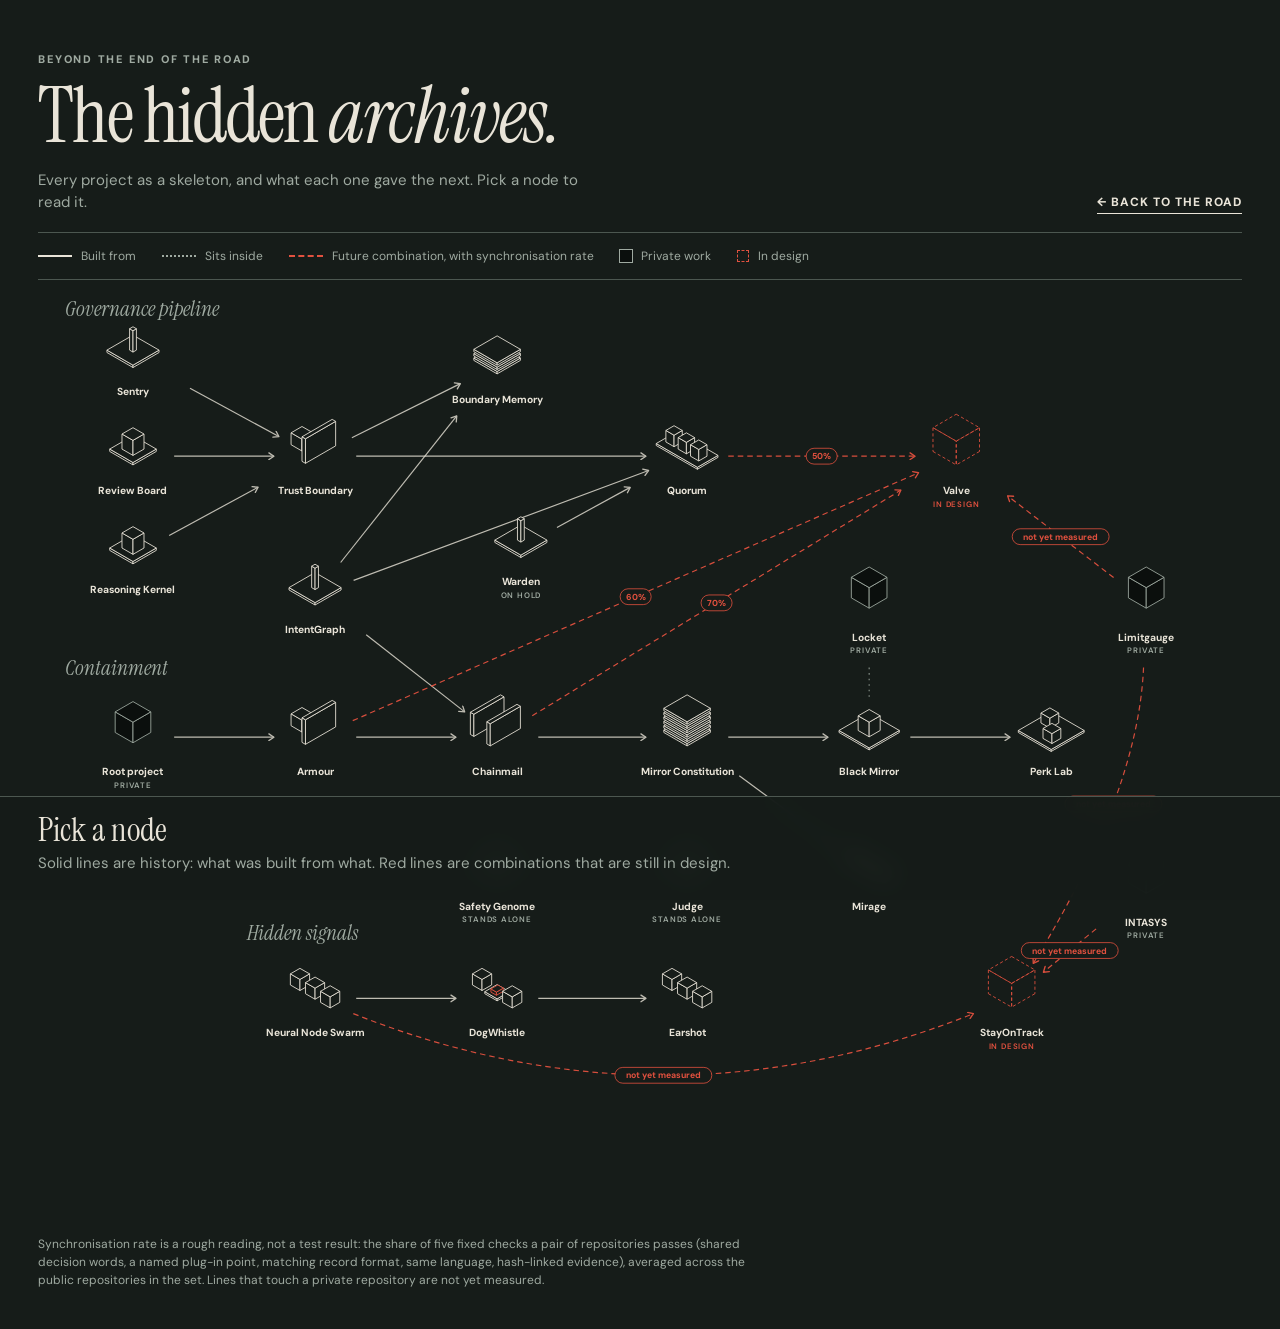
<file: archives/index.html>
<!doctype html>
<html lang="en"><head><meta charset="utf-8"><meta name="viewport" content="width=device-width,initial-scale=1"><title>The hidden archives — Rick Clinton</title>
<meta name="description" content="How the projects connect: what was built from what, and what is still in design."><meta name="robots" content="noindex">
<link rel="icon" type="image/png" href="../favicon.png">
<link rel="preconnect" href="https://fonts.googleapis.com"><link rel="preconnect" href="https://fonts.gstatic.com" crossorigin><link href="https://fonts.googleapis.com/css2?family=DM+Sans:wght@400;500;600;700;800&family=Instrument+Serif:ital@0;1&display=swap" rel="stylesheet">
<style>
:root{--bg:#161C19;--panel:#1E2724;--bone:#E9E4D8;--soft:#9FAAA1;--line:#4C5750;--red:#E2513F;--serif:"Instrument Serif",Georgia,serif;--sans:"DM Sans",Arial,sans-serif}
*{box-sizing:border-box}html{background:var(--bg)}body{margin:0;color:var(--bone);font:400 15px/1.5 var(--sans);-webkit-font-smoothing:antialiased}
a{color:inherit}.wrap{max-width:1560px;margin:0 auto;padding:0 clamp(18px,3vw,40px)}
header{padding:clamp(28px,4vw,56px) 0 18px;display:grid;grid-template-columns:minmax(0,1fr) auto;gap:24px;align-items:end}
.kicker{font-size:11px;font-weight:800;letter-spacing:.16em;text-transform:uppercase;color:var(--soft);margin:0 0 12px}
h1{font:400 clamp(40px,6vw,84px)/.95 var(--serif);letter-spacing:-.025em;margin:0}h1 em{font-style:italic}
.lede{max-width:54ch;color:var(--soft);margin:16px 0 0}
.back{font-size:12px;font-weight:800;letter-spacing:.08em;text-transform:uppercase;text-decoration:none;border-bottom:1px solid currentColor;padding-bottom:2px;white-space:nowrap}.back:hover{color:var(--red)}
.legend{display:flex;flex-wrap:wrap;gap:8px 26px;padding:14px 0;border-top:1px solid var(--line);border-bottom:1px solid var(--line);font-size:12px;color:var(--soft)}
.legend span{display:inline-flex;align-items:center;gap:9px}.legend i{display:inline-block;width:34px;height:0;border-top:2px solid var(--bone)}
.legend i.red{border-top:2px dashed var(--red)}.legend i.dot{border-top:2px dotted var(--soft)}.legend i.sq{width:12px;height:12px;border:0;background:#0B0F0D;outline:1px solid var(--soft)}.legend i.pl{width:12px;height:12px;border:1.5px dashed var(--red)}
.stage{overflow-x:auto;margin:6px 0 0;-webkit-overflow-scrolling:touch}
svg.map{display:block;width:100%;min-width:1040px;height:auto}
.bone{fill:var(--bg);stroke:var(--bone);stroke-width:1.1;stroke-linejoin:round}.bone.hot{stroke:var(--red)}
.bone.shut{fill:#0B0F0D;stroke:var(--soft)}.bone.plan{fill:none;stroke:var(--red);stroke-dasharray:4 3}
.edge{fill:none;stroke:var(--bone);stroke-width:1.5;opacity:.8}.edge.inside{stroke:var(--soft);stroke-dasharray:2 5}
.edge.plan{stroke:var(--red);stroke-dasharray:7 5;opacity:.95}
.rate-bg{fill:var(--bg);stroke:var(--red);stroke-width:1}.rate{font:700 11px var(--sans);fill:var(--red)}
.name{font:700 13px var(--sans);fill:var(--bone)}.tag{font:600 10px var(--sans);fill:var(--soft);letter-spacing:.1em;text-transform:uppercase}
.node.plan .tag{fill:var(--red)}.thread{font:400 26px var(--serif);fill:var(--soft);font-style:italic}
.hit{fill:transparent}.node{cursor:pointer;outline:none}
.node:hover .bone:not(.shut),.node:focus-visible .bone:not(.shut),.node.is-on .bone:not(.shut){stroke-width:1.9}
.node:focus-visible .hit,.node.is-on .hit{stroke:var(--soft);stroke-width:1;stroke-dasharray:3 4}
.map.has-focus .node:not(.is-on):not(.is-near),.map.has-focus .edge:not(.is-near),.map.has-focus .planned:not(.is-near){opacity:.22}
.node,.edge,.planned{transition:opacity .25s ease}
.readout{position:sticky;bottom:0;background:rgba(22,28,25,.94);backdrop-filter:blur(10px);border-top:1px solid var(--line);padding:16px 0 20px;min-height:104px}
.readout .wrap{display:grid;grid-template-columns:minmax(0,1fr) auto;gap:8px 28px;align-items:center}
.readout h2{font:400 clamp(24px,2.6vw,34px)/1.05 var(--serif);margin:0}.readout h2 small{font:700 10px var(--sans);letter-spacing:.12em;text-transform:uppercase;color:var(--soft);margin-left:12px;vertical-align:middle}
.readout p{margin:4px 0 0;color:var(--soft);max-width:80ch}.readout a{font-size:12px;font-weight:800;letter-spacing:.08em;text-transform:uppercase;text-decoration:none;border-bottom:1px solid currentColor;padding-bottom:2px;white-space:nowrap}.readout a:hover{color:var(--red)}
.readout a[hidden]{display:none}
footer{padding:22px 0 40px;color:var(--soft);font-size:12px;max-width:92ch}
@media (prefers-reduced-motion:no-preference){.node{animation:rise .6s cubic-bezier(.2,.8,.2,1) both;animation-delay:calc(var(--i)*38ms)}@keyframes rise{from{opacity:0;transform:translateY(10px)}to{opacity:1;transform:none}}}
@media(max-width:640px){header{grid-template-columns:1fr}.readout .wrap{grid-template-columns:1fr}}
</style></head><body>
<div class="wrap"><header><div><p class="kicker">Beyond the end of the road</p><h1>The hidden <em>archives.</em></h1>
<p class="lede">Every project as a skeleton, and what each one gave the next. Pick a node to read it.</p></div><a class="back" href="../">← Back to the road</a></header>
<div class="legend"><span><i></i>Built from</span><span><i class="dot"></i>Sits inside</span><span><i class="red"></i>Future combination, with synchronisation rate</span><span><i class="sq"></i>Private work</span><span><i class="pl"></i>In design</span></div></div>
<div class="wrap"><div class="stage"><svg class="map" viewBox="0 0 1520 1040" role="group" aria-label="Map of how the projects connect">
<defs><marker id="arr" viewBox="0 0 10 10" refX="8" refY="5" markerWidth="7" markerHeight="7" orient="auto"><path d="M2 1L8 5L2 9" fill="none" stroke="#E9E4D8" stroke-width="1.6" stroke-linecap="round" stroke-linejoin="round"/></marker>
<marker id="arr-red" viewBox="0 0 10 10" refX="8" refY="5" markerWidth="7" markerHeight="7" orient="auto"><path d="M2 1L8 5L2 9" fill="none" stroke="#E2513F" stroke-width="1.6" stroke-linecap="round" stroke-linejoin="round"/></marker></defs>
<text class="thread" x="34" y="38">Governance pipeline</text><text class="thread" x="34" y="492">Containment</text><text class="thread" x="264" y="826">Hidden signals</text>
<line class="edge built" data-a="sentry" data-b="trust" x1="192.0" y1="129.2" x2="304.3" y2="190.2" marker-end="url(#arr)"/>
<line class="edge built" data-a="review" data-b="trust" x1="172.0" y1="215.0" x2="298.0" y2="215.0" marker-end="url(#arr)"/>
<line class="edge built" data-a="kernel" data-b="trust" x1="165.7" y1="315.2" x2="278.0" y2="254.2" marker-end="url(#arr)"/>
<line class="edge built" data-a="trust" data-b="memory" x1="396.5" y1="191.7" x2="533.5" y2="123.3" marker-end="url(#arr)"/>
<line class="edge built" data-a="intent" data-b="memory" x1="382.3" y1="349.3" x2="529.0" y2="164.2" marker-end="url(#arr)"/>
<line class="edge built" data-a="trust" data-b="quorum" x1="402.0" y1="215.0" x2="768.0" y2="215.0" marker-end="url(#arr)"/>
<line class="edge built" data-a="intent" data-b="quorum" x1="398.7" y1="371.9" x2="771.3" y2="233.1" marker-end="url(#arr)"/>
<line class="edge built" data-a="warden" data-b="quorum" x1="655.6" y1="305.0" x2="748.1" y2="254.4" marker-end="url(#arr)"/>
<line class="edge built" data-a="root" data-b="armour" x1="172.0" y1="570.0" x2="298.0" y2="570.0" marker-end="url(#arr)"/>
<line class="edge built" data-a="armour" data-b="chainmail" x1="402.0" y1="570.0" x2="528.0" y2="570.0" marker-end="url(#arr)"/>
<line class="edge built" data-a="intent" data-b="chainmail" x1="414.6" y1="440.5" x2="539.0" y2="538.0" marker-end="url(#arr)"/>
<line class="edge built" data-a="chainmail" data-b="constitution" x1="632.0" y1="570.0" x2="768.0" y2="570.0" marker-end="url(#arr)"/>
<line class="edge built" data-a="constitution" data-b="blackmirror" x1="872.0" y1="570.0" x2="998.0" y2="570.0" marker-end="url(#arr)"/>
<line class="edge built" data-a="blackmirror" data-b="perk" x1="1102.0" y1="570.0" x2="1228.0" y2="570.0" marker-end="url(#arr)"/>
<line class="edge built" data-a="constitution" data-b="mirage" x1="885.9" y1="618.7" x2="1008.2" y2="709.1" marker-end="url(#arr)"/>
<line class="edge built" data-a="swarm" data-b="dogwhistle" x1="402.0" y1="900.0" x2="528.0" y2="900.0" marker-end="url(#arr)"/>
<line class="edge built" data-a="dogwhistle" data-b="earshot" x1="632.0" y1="900.0" x2="768.0" y2="900.0" marker-end="url(#arr)"/>
<line class="edge inside" data-a="locket" data-b="blackmirror" x1="1050.0" y1="482.0" x2="1050.0" y2="520.0"/>
<g class="planned" data-a="quorum" data-b="valve"><path class="edge plan" d="M872.0 215.0 L1108.0 215.0" marker-end="url(#arr-red)"/><rect class="rate-bg" x="970.4" y="205.0" width="39.2" height="20" rx="10"/><text class="rate" x="990.0" y="219.0" text-anchor="middle">50%</text></g>
<g class="planned" data-a="armour" data-b="valve"><path class="edge plan" d="M397.6 549.1 L1112.4 235.9" marker-end="url(#arr-red)"/><rect class="rate-bg" x="735.4" y="382.5" width="39.2" height="20" rx="10"/><text class="rate" x="755.0" y="396.5" text-anchor="middle">60%</text></g>
<g class="planned" data-a="chainmail" data-b="valve"><path class="edge plan" d="M624.4 542.9 L1090.1 257.8" marker-end="url(#arr-red)"/><rect class="rate-bg" x="837.6" y="390.3" width="39.2" height="20" rx="10"/><text class="rate" x="857.2" y="404.3" text-anchor="middle">70%</text></g>
<g class="planned" data-a="limitgauge" data-b="valve"><path class="edge plan" d="M1358.8 368.3 L1224.9 265.1" marker-end="url(#arr-red)"/><rect class="rate-bg" x="1230.7" y="306.7" width="122.4" height="20" rx="10"/><text class="rate" x="1291.9" y="320.7" text-anchor="middle">not yet measured</text></g>
<g class="planned" data-a="limitgauge" data-b="stayontrack"><path class="edge plan" d="M1396.6 481.9 Q1390 640 1257.3 855.7" marker-end="url(#arr-red)"/><rect class="rate-bg" x="1297.3" y="644.4" width="122.4" height="20" rx="10"/><text class="rate" x="1358.5" y="658.4" text-anchor="middle">not yet measured</text></g>
<g class="planned" data-a="intasys" data-b="stayontrack"><path class="edge plan" d="M1336.7 812.1 L1270.1 866.9" marker-end="url(#arr-red)"/><rect class="rate-bg" x="1242.2" y="829.5" width="122.4" height="20" rx="10"/><text class="rate" x="1303.4" y="843.5" text-anchor="middle">not yet measured</text></g>
<g class="planned" data-a="swarm" data-b="stayontrack"><path class="edge plan" d="M398.3 919.2 Q790 1075 1181.7 919.2" marker-end="url(#arr-red)"/><rect class="rate-bg" x="728.8" y="987.1" width="122.4" height="20" rx="10"/><text class="rate" x="790.0" y="1001.1" text-anchor="middle">not yet measured</text></g>
<g class="node open" tabindex="0" role="button" aria-label="Sentry: A narrow, cheap check for prompt-injection patterns." data-key="sentry" data-name="Sentry" data-note="A narrow, cheap check for prompt-injection patterns." data-href="https://github.com/Rick-Clinton-jpg/Sentry" data-tag="" style="--i:0"><circle class="hit" cx="120" cy="90" r="56"/><polygon class="bone " points="87.1,84.0 120.0,103.0 120.0,100.0 87.1,81.0"/><polygon class="bone " points="152.9,84.0 120.0,103.0 120.0,100.0 152.9,81.0"/><polygon class="bone " points="120.0,62.0 152.9,81.0 120.0,100.0 87.1,81.0"/><polygon class="bone " points="115.7,81.0 120.0,83.5 120.0,56.5 115.7,54.0"/><polygon class="bone " points="124.3,81.0 120.0,83.5 120.0,56.5 124.3,54.0"/><polygon class="bone " points="120.0,51.5 124.3,54.0 120.0,56.5 115.7,54.0"/><text class="name" x="120" y="138" text-anchor="middle">Sentry</text></g>
<g class="node open" tabindex="0" role="button" aria-label="Review Board: A six-stage manual review process after the automatic trigger failed." data-key="review" data-name="Review Board" data-note="A six-stage manual review process after the automatic trigger failed." data-href="https://github.com/Rick-Clinton-jpg/Review-Board" data-tag="" style="--i:1"><circle class="hit" cx="120" cy="215" r="56"/><polygon class="bone " points="90.6,209.0 120.0,226.0 120.0,223.0 90.6,206.0"/><polygon class="bone " points="149.4,209.0 120.0,226.0 120.0,223.0 149.4,206.0"/><polygon class="bone " points="120.0,189.0 149.4,206.0 120.0,223.0 90.6,206.0"/><polygon class="bone " points="106.1,206.0 120.0,214.0 120.0,195.0 106.1,187.0"/><polygon class="bone " points="133.9,206.0 120.0,214.0 120.0,195.0 133.9,187.0"/><polygon class="bone " points="120.0,179.0 133.9,187.0 120.0,195.0 106.1,187.0"/><text class="name" x="120" y="263" text-anchor="middle">Review Board</text></g>
<g class="node open" tabindex="0" role="button" aria-label="Reasoning Kernel: A graph that will not let a conclusion outrank its support." data-key="kernel" data-name="Reasoning Kernel" data-note="A graph that will not let a conclusion outrank its support." data-href="https://github.com/Rick-Clinton-jpg/reasoning-kernel" data-tag="" style="--i:2"><circle class="hit" cx="120" cy="340" r="56"/><polygon class="bone " points="90.6,334.0 120.0,351.0 120.0,348.0 90.6,331.0"/><polygon class="bone " points="149.4,334.0 120.0,351.0 120.0,348.0 149.4,331.0"/><polygon class="bone " points="120.0,314.0 149.4,331.0 120.0,348.0 90.6,331.0"/><polygon class="bone " points="106.1,331.0 120.0,339.0 120.0,320.0 106.1,312.0"/><polygon class="bone " points="133.9,331.0 120.0,339.0 120.0,320.0 133.9,312.0"/><polygon class="bone " points="120.0,304.0 133.9,312.0 120.0,320.0 106.1,312.0"/><text class="name" x="120" y="388" text-anchor="middle">Reasoning Kernel</text></g>
<g class="node open" tabindex="0" role="button" aria-label="Trust Boundary: Connects checks without blending them into one score." data-key="trust" data-name="Trust Boundary" data-note="Connects checks without blending them into one score." data-href="https://github.com/Rick-Clinton-jpg/trust-boundary" data-tag="" style="--i:3"><circle class="hit" cx="350" cy="215" r="56"/><polygon class="bone " points="319.7,200.5 333.5,208.5 333.5,193.5 319.7,185.5"/><polygon class="bone " points="347.4,200.5 333.5,208.5 333.5,193.5 347.4,185.5"/><polygon class="bone " points="333.5,177.5 347.4,185.5 333.5,193.5 319.7,185.5"/><polygon class="bone " points="333.5,221.5 337.9,224.0 337.9,193.0 333.5,190.5"/><polygon class="bone " points="376.0,202.0 337.9,224.0 337.9,193.0 376.0,171.0"/><polygon class="bone " points="371.6,168.5 376.0,171.0 337.9,193.0 333.5,190.5"/><text class="name" x="350" y="263" text-anchor="middle">Trust Boundary</text></g>
<g class="node open" tabindex="0" role="button" aria-label="Boundary Memory: An early attempt to retain boundary events across checks." data-key="memory" data-name="Boundary Memory" data-note="An early attempt to retain boundary events across checks." data-href="https://github.com/Rick-Clinton-jpg/Boundary-Memory-" data-tag="" style="--i:4"><circle class="hit" cx="580" cy="100" r="56"/><polygon class="bone " points="550.6,94.0 580.0,111.0 580.0,108.0 550.6,91.0"/><polygon class="bone " points="609.4,94.0 580.0,111.0 580.0,108.0 609.4,91.0"/><polygon class="bone " points="580.0,74.0 609.4,91.0 580.0,108.0 550.6,91.0"/><polygon class="bone " points="550.6,88.5 580.0,105.5 580.0,102.5 550.6,85.5"/><polygon class="bone " points="609.4,88.5 580.0,105.5 580.0,102.5 609.4,85.5"/><polygon class="bone " points="580.0,68.5 609.4,85.5 580.0,102.5 550.6,85.5"/><polygon class="bone " points="550.6,83.0 580.0,100.0 580.0,97.0 550.6,80.0"/><polygon class="bone " points="609.4,83.0 580.0,100.0 580.0,97.0 609.4,80.0"/><polygon class="bone " points="580.0,63.0 609.4,80.0 580.0,97.0 550.6,80.0"/><text class="name" x="580" y="148" text-anchor="middle">Boundary Memory</text></g>
<g class="node open" tabindex="0" role="button" aria-label="IntentGraph: Looks for a rejected objective returning in different words." data-key="intent" data-name="IntentGraph" data-note="Looks for a rejected objective returning in different words." data-href="https://github.com/Rick-Clinton-jpg/intent-layer" data-tag="" style="--i:5"><circle class="hit" cx="350" cy="390" r="56"/><polygon class="bone " points="317.1,384.0 350.0,403.0 350.0,400.0 317.1,381.0"/><polygon class="bone " points="382.9,384.0 350.0,403.0 350.0,400.0 382.9,381.0"/><polygon class="bone " points="350.0,362.0 382.9,381.0 350.0,400.0 317.1,381.0"/><polygon class="bone " points="345.7,381.0 350.0,383.5 350.0,356.5 345.7,354.0"/><polygon class="bone " points="354.3,381.0 350.0,383.5 350.0,356.5 354.3,354.0"/><polygon class="bone " points="350.0,351.5 354.3,354.0 350.0,356.5 345.7,354.0"/><text class="name" x="350" y="438" text-anchor="middle">IntentGraph</text></g>
<g class="node open" tabindex="0" role="button" aria-label="Warden: A direction-finding experiment that failed its main test." data-key="warden" data-name="Warden" data-note="A direction-finding experiment that failed its main test." data-href="https://github.com/Rick-Clinton-jpg/warden" data-tag="on hold" style="--i:6"><circle class="hit" cx="610" cy="330" r="56"/><polygon class="bone " points="577.1,324.0 610.0,343.0 610.0,340.0 577.1,321.0"/><polygon class="bone " points="642.9,324.0 610.0,343.0 610.0,340.0 642.9,321.0"/><polygon class="bone " points="610.0,302.0 642.9,321.0 610.0,340.0 577.1,321.0"/><polygon class="bone " points="605.7,321.0 610.0,323.5 610.0,296.5 605.7,294.0"/><polygon class="bone " points="614.3,321.0 610.0,323.5 610.0,296.5 614.3,294.0"/><polygon class="bone " points="610.0,291.5 614.3,294.0 610.0,296.5 605.7,294.0"/><text class="name" x="610" y="378" text-anchor="middle">Warden</text><text class="tag" x="610" y="394" text-anchor="middle">on hold</text></g>
<g class="node open" tabindex="0" role="button" aria-label="Quorum: A code-writing agent can propose a patch; the gate decides what happens next. Runs the earlier checks as one pipeline." data-key="quorum" data-name="Quorum" data-note="A code-writing agent can propose a patch; the gate decides what happens next. Runs the earlier checks as one pipeline." data-href="https://github.com/Rick-Clinton-jpg/Quorum" data-tag="" style="--i:7"><circle class="hit" cx="820" cy="215" r="56"/><polygon class="bone " points="781.0,201.5 833.0,231.5 833.0,229.0 781.0,199.0"/><polygon class="bone " points="859.0,216.5 833.0,231.5 833.0,229.0 859.0,214.0"/><polygon class="bone " points="807.0,184.0 859.0,214.0 833.0,229.0 781.0,199.0"/><polygon class="bone " points="793.2,197.0 803.5,203.0 803.5,188.5 793.2,182.5"/><polygon class="bone " points="813.9,197.0 803.5,203.0 803.5,188.5 813.9,182.5"/><polygon class="bone " points="803.5,176.5 813.9,182.5 803.5,188.5 793.2,182.5"/><polygon class="bone " points="808.7,206.0 819.1,212.0 819.1,197.5 808.7,191.5"/><polygon class="bone " points="829.5,206.0 819.1,212.0 819.1,197.5 829.5,191.5"/><polygon class="bone " points="819.1,185.5 829.5,191.5 819.1,197.5 808.7,191.5"/><polygon class="bone " points="824.3,215.0 834.7,221.0 834.7,206.5 824.3,200.5"/><polygon class="bone " points="845.1,215.0 834.7,221.0 834.7,206.5 845.1,200.5"/><polygon class="bone " points="834.7,194.5 845.1,200.5 834.7,206.5 824.3,200.5"/><text class="name" x="820" y="263" text-anchor="middle">Quorum</text></g>
<g class="node closed" tabindex="0" role="button" aria-label="Root project: A local model that could edit one small folder of its own skills. Every edit had to pass a gate. The gate became Armour." data-key="root" data-name="Root project" data-note="A local model that could edit one small folder of its own skills. Every edit had to pass a gate. The gate became Armour." data-href="" data-tag="private" style="--i:8"><circle class="hit" cx="120" cy="570" r="56"/><polygon class="bone shut" points="97.5,564.0 120.0,577.0 120.0,551.0 97.5,538.0"/><polygon class="bone shut" points="142.5,564.0 120.0,577.0 120.0,551.0 142.5,538.0"/><polygon class="bone shut" points="120.0,525.0 142.5,538.0 120.0,551.0 97.5,538.0"/><text class="name" x="120" y="618" text-anchor="middle">Root project</text><text class="tag" x="120" y="634" text-anchor="middle">private</text></g>
<g class="node open" tabindex="0" role="button" aria-label="Armour: A decision before an agent action, made outside the agent." data-key="armour" data-name="Armour" data-note="A decision before an agent action, made outside the agent." data-href="https://github.com/Rick-Clinton-jpg/Armour" data-tag="" style="--i:9"><circle class="hit" cx="350" cy="570" r="56"/><polygon class="bone " points="319.7,555.5 333.5,563.5 333.5,548.5 319.7,540.5"/><polygon class="bone " points="347.4,555.5 333.5,563.5 333.5,548.5 347.4,540.5"/><polygon class="bone " points="333.5,532.5 347.4,540.5 333.5,548.5 319.7,540.5"/><polygon class="bone " points="333.5,576.5 337.9,579.0 337.9,548.0 333.5,545.5"/><polygon class="bone " points="376.0,557.0 337.9,579.0 337.9,548.0 376.0,526.0"/><polygon class="bone " points="371.6,523.5 376.0,526.0 337.9,548.0 333.5,545.5"/><text class="name" x="350" y="618" text-anchor="middle">Armour</text></g>
<g class="node open" tabindex="0" role="button" aria-label="Chainmail: A boundary for authority across many agents. The same idea as Armour, at a larger scope." data-key="chainmail" data-name="Chainmail" data-note="A boundary for authority across many agents. The same idea as Armour, at a larger scope." data-href="https://github.com/Rick-Clinton-jpg/Chainmail" data-tag="" style="--i:10"><circle class="hit" cx="580" cy="570" r="56"/><polygon class="bone " points="546.2,566.5 550.6,569.0 550.6,541.0 546.2,538.5"/><polygon class="bone " points="588.7,547.0 550.6,569.0 550.6,541.0 588.7,519.0"/><polygon class="bone " points="584.3,516.5 588.7,519.0 550.6,541.0 546.2,538.5"/><polygon class="bone " points="567.0,578.5 571.3,581.0 571.3,553.0 567.0,550.5"/><polygon class="bone " points="609.4,559.0 571.3,581.0 571.3,553.0 609.4,531.0"/><polygon class="bone " points="605.1,528.5 609.4,531.0 571.3,553.0 567.0,550.5"/><text class="name" x="580" y="618" text-anchor="middle">Chainmail</text></g>
<g class="node open" tabindex="0" role="button" aria-label="Mirror Constitution: Turns containment rules into executable checks. Six articles." data-key="constitution" data-name="Mirror Constitution" data-note="Turns containment rules into executable checks. Six articles." data-href="https://github.com/Rick-Clinton-jpg/Mirror-Constitution" data-tag="" style="--i:11"><circle class="hit" cx="820" cy="570" r="56"/><polygon class="bone " points="790.6,564.0 820.0,581.0 820.0,578.0 790.6,561.0"/><polygon class="bone " points="849.4,564.0 820.0,581.0 820.0,578.0 849.4,561.0"/><polygon class="bone " points="820.0,544.0 849.4,561.0 820.0,578.0 790.6,561.0"/><polygon class="bone " points="790.6,558.5 820.0,575.5 820.0,572.5 790.6,555.5"/><polygon class="bone " points="849.4,558.5 820.0,575.5 820.0,572.5 849.4,555.5"/><polygon class="bone " points="820.0,538.5 849.4,555.5 820.0,572.5 790.6,555.5"/><polygon class="bone " points="790.6,553.0 820.0,570.0 820.0,567.0 790.6,550.0"/><polygon class="bone " points="849.4,553.0 820.0,570.0 820.0,567.0 849.4,550.0"/><polygon class="bone " points="820.0,533.0 849.4,550.0 820.0,567.0 790.6,550.0"/><polygon class="bone " points="790.6,547.5 820.0,564.5 820.0,561.5 790.6,544.5"/><polygon class="bone " points="849.4,547.5 820.0,564.5 820.0,561.5 849.4,544.5"/><polygon class="bone " points="820.0,527.5 849.4,544.5 820.0,561.5 790.6,544.5"/><polygon class="bone " points="790.6,542.0 820.0,559.0 820.0,556.0 790.6,539.0"/><polygon class="bone " points="849.4,542.0 820.0,559.0 820.0,556.0 849.4,539.0"/><polygon class="bone " points="820.0,522.0 849.4,539.0 820.0,556.0 790.6,539.0"/><polygon class="bone " points="790.6,536.5 820.0,553.5 820.0,550.5 790.6,533.5"/><polygon class="bone " points="849.4,536.5 820.0,553.5 820.0,550.5 849.4,533.5"/><polygon class="bone " points="820.0,516.5 849.4,533.5 820.0,550.5 790.6,533.5"/><text class="name" x="820" y="618" text-anchor="middle">Mirror Constitution</text></g>
<g class="node open" tabindex="0" role="button" aria-label="Black Mirror: A Linux research prototype for observing agent actions under containment." data-key="blackmirror" data-name="Black Mirror" data-note="A Linux research prototype for observing agent actions under containment." data-href="https://github.com/Rick-Clinton-jpg/Black-Mirror" data-tag="" style="--i:12"><circle class="hit" cx="1050" cy="570" r="56"/><polygon class="bone " points="1011.9,564.0 1050.0,586.0 1050.0,583.5 1011.9,561.5"/><polygon class="bone " points="1088.1,564.0 1050.0,586.0 1050.0,583.5 1088.1,561.5"/><polygon class="bone " points="1050.0,539.5 1088.1,561.5 1050.0,583.5 1011.9,561.5"/><polygon class="bone " points="1036.1,561.5 1050.0,569.5 1050.0,551.0 1036.1,543.0"/><polygon class="bone " points="1063.9,561.5 1050.0,569.5 1050.0,551.0 1063.9,543.0"/><polygon class="bone " points="1050.0,535.0 1063.9,543.0 1050.0,551.0 1036.1,543.0"/><text class="name" x="1050" y="618" text-anchor="middle">Black Mirror</text></g>
<g class="node open" tabindex="0" role="button" aria-label="Perk Lab: What does an agent do when resources appear, become useful, then vanish?" data-key="perk" data-name="Perk Lab" data-note="What does an agent do when resources appear, become useful, then vanish?" data-href="https://github.com/Rick-Clinton-jpg/Black-Mirror-Perk-Lab" data-tag="" style="--i:13"><circle class="hit" cx="1280" cy="570" r="56"/><polygon class="bone " points="1238.4,564.0 1280.0,588.0 1280.0,585.5 1238.4,561.5"/><polygon class="bone " points="1321.6,564.0 1280.0,588.0 1280.0,585.5 1321.6,561.5"/><polygon class="bone " points="1280.0,537.5 1321.6,561.5 1280.0,585.5 1238.4,561.5"/><polygon class="bone " points="1267.0,552.0 1278.3,558.5 1278.3,546.0 1267.0,539.5"/><polygon class="bone " points="1289.5,552.0 1278.3,558.5 1278.3,546.0 1289.5,539.5"/><polygon class="bone " points="1278.3,533.0 1289.5,539.5 1278.3,546.0 1267.0,539.5"/><polygon class="bone " points="1269.6,571.5 1280.9,578.0 1280.9,565.5 1269.6,559.0"/><polygon class="bone " points="1292.1,571.5 1280.9,578.0 1280.9,565.5 1292.1,559.0"/><polygon class="bone " points="1280.9,552.5 1292.1,559.0 1280.9,565.5 1269.6,559.0"/><text class="name" x="1280" y="618" text-anchor="middle">Perk Lab</text></g>
<g class="node open" tabindex="0" role="button" aria-label="Mirage: Containment evidence that a reviewer can inspect without trusting the lab that ran the test. Same root as Black Mirror, a different surface." data-key="mirage" data-name="Mirage" data-note="Containment evidence that a reviewer can inspect without trusting the lab that ran the test. Same root as Black Mirror, a different surface." data-href="https://github.com/Rick-Clinton-jpg/Mirage" data-tag="" style="--i:14"><circle class="hit" cx="1050" cy="740" r="56"/><polygon class="bone " points="1015.4,723.0 1030.9,732.0 1030.9,729.5 1015.4,720.5"/><polygon class="bone " points="1046.5,723.0 1030.9,732.0 1030.9,729.5 1046.5,720.5"/><polygon class="bone " points="1030.9,711.5 1046.5,720.5 1030.9,729.5 1015.4,720.5"/><polygon class="bone " points="1024.0,720.5 1030.9,724.5 1030.9,714.0 1024.0,710.0"/><polygon class="bone " points="1037.9,720.5 1030.9,724.5 1030.9,714.0 1037.9,710.0"/><polygon class="bone " points="1030.9,706.0 1037.9,710.0 1030.9,714.0 1024.0,710.0"/><polygon class="bone " points="1034.4,734.0 1050.0,743.0 1050.0,740.5 1034.4,731.5"/><polygon class="bone " points="1065.6,734.0 1050.0,743.0 1050.0,740.5 1065.6,731.5"/><polygon class="bone " points="1050.0,722.5 1065.6,731.5 1050.0,740.5 1034.4,731.5"/><polygon class="bone " points="1043.1,731.5 1050.0,735.5 1050.0,725.0 1043.1,721.0"/><polygon class="bone " points="1056.9,731.5 1050.0,735.5 1050.0,725.0 1056.9,721.0"/><polygon class="bone " points="1050.0,717.0 1056.9,721.0 1050.0,725.0 1043.1,721.0"/><polygon class="bone " points="1053.5,745.0 1069.1,754.0 1069.1,751.5 1053.5,742.5"/><polygon class="bone " points="1084.6,745.0 1069.1,754.0 1069.1,751.5 1084.6,742.5"/><polygon class="bone " points="1069.1,733.5 1084.6,742.5 1069.1,751.5 1053.5,742.5"/><polygon class="bone " points="1062.1,742.5 1069.1,746.5 1069.1,736.0 1062.1,732.0"/><polygon class="bone " points="1076.0,742.5 1069.1,746.5 1069.1,736.0 1076.0,732.0"/><polygon class="bone " points="1069.1,728.0 1076.0,732.0 1069.1,736.0 1062.1,732.0"/><text class="name" x="1050" y="788" text-anchor="middle">Mirage</text></g>
<g class="node closed" tabindex="0" role="button" aria-label="Locket: The watcher on the host side." data-key="locket" data-name="Locket" data-note="The watcher on the host side." data-href="" data-tag="private" style="--i:15"><circle class="hit" cx="1050" cy="400" r="56"/><polygon class="bone shut" points="1027.5,394.0 1050.0,407.0 1050.0,381.0 1027.5,368.0"/><polygon class="bone shut" points="1072.5,394.0 1050.0,407.0 1050.0,381.0 1072.5,368.0"/><polygon class="bone shut" points="1050.0,355.0 1072.5,368.0 1050.0,381.0 1027.5,368.0"/><text class="name" x="1050" y="448" text-anchor="middle">Locket</text><text class="tag" x="1050" y="464" text-anchor="middle">private</text></g>
<g class="node open" tabindex="0" role="button" aria-label="Judge: Checks an action without seeing the agent’s claimed goal. Built out of necessity." data-key="judge" data-name="Judge" data-note="Checks an action without seeing the agent’s claimed goal. Built out of necessity." data-href="https://github.com/Rick-Clinton-jpg/Judge" data-tag="stands alone" style="--i:16"><circle class="hit" cx="820" cy="740" r="56"/><polygon class="bone " points="790.6,734.0 820.0,751.0 820.0,748.0 790.6,731.0"/><polygon class="bone " points="849.4,734.0 820.0,751.0 820.0,748.0 849.4,731.0"/><polygon class="bone " points="820.0,714.0 849.4,731.0 820.0,748.0 790.6,731.0"/><polygon class="bone " points="806.1,731.0 820.0,739.0 820.0,720.0 806.1,712.0"/><polygon class="bone " points="833.9,731.0 820.0,739.0 820.0,720.0 833.9,712.0"/><polygon class="bone " points="820.0,704.0 833.9,712.0 820.0,720.0 806.1,712.0"/><text class="name" x="820" y="788" text-anchor="middle">Judge</text><text class="tag" x="820" y="804" text-anchor="middle">stands alone</text></g>
<g class="node open" tabindex="0" role="button" aria-label="Safety Genome: Asks whether a repaired candidate still carries the rejected defect. Built out of necessity." data-key="genome" data-name="Safety Genome" data-note="Asks whether a repaired candidate still carries the rejected defect. Built out of necessity." data-href="https://github.com/Rick-Clinton-jpg/Safety-Genome" data-tag="stands alone" style="--i:17"><circle class="hit" cx="580" cy="740" r="56"/><polygon class="bone " points="550.6,734.0 580.0,751.0 580.0,748.0 550.6,731.0"/><polygon class="bone " points="609.4,734.0 580.0,751.0 580.0,748.0 609.4,731.0"/><polygon class="bone " points="580.0,714.0 609.4,731.0 580.0,748.0 550.6,731.0"/><polygon class="bone " points="566.1,731.0 580.0,739.0 580.0,720.0 566.1,712.0"/><polygon class="bone " points="593.9,731.0 580.0,739.0 580.0,720.0 593.9,712.0"/><polygon class="bone " points="580.0,704.0 593.9,712.0 580.0,720.0 566.1,712.0"/><text class="name" x="580" y="788" text-anchor="middle">Safety Genome</text><text class="tag" x="580" y="804" text-anchor="middle">stands alone</text></g>
<g class="node open" tabindex="0" role="button" aria-label="Neural Node Swarm: Makes each agent node expire after exactly three rounds." data-key="swarm" data-name="Neural Node Swarm" data-note="Makes each agent node expire after exactly three rounds." data-href="https://github.com/Rick-Clinton-jpg/Neural-Node-Swarm-" data-tag="" style="--i:18"><circle class="hit" cx="350" cy="900" r="56"/><polygon class="bone " points="318.8,883.0 330.9,890.0 330.9,876.0 318.8,869.0"/><polygon class="bone " points="343.1,883.0 330.9,890.0 330.9,876.0 343.1,869.0"/><polygon class="bone " points="330.9,862.0 343.1,869.0 330.9,876.0 318.8,869.0"/><polygon class="bone " points="337.9,894.0 350.0,901.0 350.0,887.0 337.9,880.0"/><polygon class="bone " points="362.1,894.0 350.0,901.0 350.0,887.0 362.1,880.0"/><polygon class="bone " points="350.0,873.0 362.1,880.0 350.0,887.0 337.9,880.0"/><polygon class="bone " points="356.9,905.0 369.1,912.0 369.1,898.0 356.9,891.0"/><polygon class="bone " points="381.2,905.0 369.1,912.0 369.1,898.0 381.2,891.0"/><polygon class="bone " points="369.1,884.0 381.2,891.0 369.1,898.0 356.9,891.0"/><text class="name" x="350" y="948" text-anchor="middle">Neural Node Swarm</text></g>
<g class="node open" tabindex="0" role="button" aria-label="DogWhistle: Can a valid agent handoff carry a hidden signal that only one listener acts on?" data-key="dogwhistle" data-name="DogWhistle" data-note="Can a valid agent handoff carry a hidden signal that only one listener acts on?" data-href="https://github.com/Rick-Clinton-jpg/DogWhistle" data-tag="" style="--i:19"><circle class="hit" cx="580" cy="900" r="56"/><polygon class="bone " points="548.8,883.0 560.9,890.0 560.9,876.0 548.8,869.0"/><polygon class="bone " points="573.1,883.0 560.9,890.0 560.9,876.0 573.1,869.0"/><polygon class="bone " points="560.9,862.0 573.1,869.0 560.9,876.0 548.8,869.0"/><polygon class="bone " points="564.4,894.0 580.0,903.0 580.0,900.5 564.4,891.5"/><polygon class="bone " points="595.6,894.0 580.0,903.0 580.0,900.5 595.6,891.5"/><polygon class="bone " points="580.0,882.5 595.6,891.5 580.0,900.5 564.4,891.5"/><polygon class="bone hot" points="572.2,892.0 579.1,896.0 579.1,892.0 572.2,888.0"/><polygon class="bone hot" points="587.8,891.0 579.1,896.0 579.1,892.0 587.8,887.0"/><polygon class="bone hot" points="580.9,883.0 587.8,887.0 579.1,892.0 572.2,888.0"/><polygon class="bone " points="586.9,905.0 599.1,912.0 599.1,898.0 586.9,891.0"/><polygon class="bone " points="611.2,905.0 599.1,912.0 599.1,898.0 611.2,891.0"/><polygon class="bone " points="599.1,884.0 611.2,891.0 599.1,898.0 586.9,891.0"/><text class="name" x="580" y="948" text-anchor="middle">DogWhistle</text></g>
<g class="node open" tabindex="0" role="button" aria-label="Earshot: How far down a chain of agents does a hidden signal stay within earshot, and can oversight still hear it?" data-key="earshot" data-name="Earshot" data-note="How far down a chain of agents does a hidden signal stay within earshot, and can oversight still hear it?" data-href="https://github.com/Rick-Clinton-jpg/Earshot" data-tag="" style="--i:20"><circle class="hit" cx="820" cy="900" r="56"/><polygon class="bone " points="788.8,883.0 800.9,890.0 800.9,876.0 788.8,869.0"/><polygon class="bone " points="813.1,883.0 800.9,890.0 800.9,876.0 813.1,869.0"/><polygon class="bone " points="800.9,862.0 813.1,869.0 800.9,876.0 788.8,869.0"/><polygon class="bone " points="807.9,894.0 820.0,901.0 820.0,887.0 807.9,880.0"/><polygon class="bone " points="832.1,894.0 820.0,901.0 820.0,887.0 832.1,880.0"/><polygon class="bone " points="820.0,873.0 832.1,880.0 820.0,887.0 807.9,880.0"/><polygon class="bone " points="826.9,905.0 839.1,912.0 839.1,898.0 826.9,891.0"/><polygon class="bone " points="851.2,905.0 839.1,912.0 839.1,898.0 851.2,891.0"/><polygon class="bone " points="839.1,884.0 851.2,891.0 839.1,898.0 826.9,891.0"/><text class="name" x="820" y="948" text-anchor="middle">Earshot</text></g>
<g class="node closed" tabindex="0" role="button" aria-label="Limitgauge: Checks the action, not the promise." data-key="limitgauge" data-name="Limitgauge" data-note="Checks the action, not the promise." data-href="" data-tag="private" style="--i:21"><circle class="hit" cx="1400" cy="400" r="56"/><polygon class="bone shut" points="1377.5,394.0 1400.0,407.0 1400.0,381.0 1377.5,368.0"/><polygon class="bone shut" points="1422.5,394.0 1400.0,407.0 1400.0,381.0 1422.5,368.0"/><polygon class="bone shut" points="1400.0,355.0 1422.5,368.0 1400.0,381.0 1377.5,368.0"/><text class="name" x="1400" y="448" text-anchor="middle">Limitgauge</text><text class="tag" x="1400" y="464" text-anchor="middle">private</text></g>
<g class="node closed" tabindex="0" role="button" aria-label="INTASYS: Agree on the intent before anything is built." data-key="intasys" data-name="INTASYS" data-note="Agree on the intent before anything is built." data-href="" data-tag="private" style="--i:22"><circle class="hit" cx="1400" cy="760" r="56"/><polygon class="bone shut" points="1377.5,754.0 1400.0,767.0 1400.0,741.0 1377.5,728.0"/><polygon class="bone shut" points="1422.5,754.0 1400.0,767.0 1400.0,741.0 1422.5,728.0"/><polygon class="bone shut" points="1400.0,715.0 1422.5,728.0 1400.0,741.0 1377.5,728.0"/><text class="name" x="1400" y="808" text-anchor="middle">INTASYS</text><text class="tag" x="1400" y="824" text-anchor="middle">private</text></g>
<g class="node plan" tabindex="0" role="button" aria-label="Valve: A future combination of Quorum, Armour, Chainmail and Limitgauge." data-key="valve" data-name="Valve" data-note="A future combination of Quorum, Armour, Chainmail and Limitgauge." data-href="" data-tag="in design" style="--i:23"><circle class="hit" cx="1160" cy="215" r="56"/><polygon class="bone plan" points="1130.6,209.0 1160.0,226.0 1160.0,196.0 1130.6,179.0"/><polygon class="bone plan" points="1189.4,209.0 1160.0,226.0 1160.0,196.0 1189.4,179.0"/><polygon class="bone plan" points="1160.0,162.0 1189.4,179.0 1160.0,196.0 1130.6,179.0"/><text class="name" x="1160" y="263" text-anchor="middle">Valve</text><text class="tag" x="1160" y="279" text-anchor="middle">in design</text></g>
<g class="node plan" tabindex="0" role="button" aria-label="StayOnTrack: Coordinates short-lived AI workers around a stable, user-approved roadmap." data-key="stayontrack" data-name="StayOnTrack" data-note="Coordinates short-lived AI workers around a stable, user-approved roadmap." data-href="" data-tag="in design" style="--i:24"><circle class="hit" cx="1230" cy="900" r="56"/><polygon class="bone plan" points="1200.6,894.0 1230.0,911.0 1230.0,881.0 1200.6,864.0"/><polygon class="bone plan" points="1259.4,894.0 1230.0,911.0 1230.0,881.0 1259.4,864.0"/><polygon class="bone plan" points="1230.0,847.0 1259.4,864.0 1230.0,881.0 1200.6,864.0"/><text class="name" x="1230" y="948" text-anchor="middle">StayOnTrack</text><text class="tag" x="1230" y="964" text-anchor="middle">in design</text></g>
</svg></div></div>
<div class="readout" aria-live="polite"><div class="wrap"><div><h2 id="r-name">Pick a node<small id="r-tag"></small></h2><p id="r-note">Solid lines are history: what was built from what. Red lines are combinations that are still in design.</p></div><a id="r-link" href="#" target="_blank" rel="noopener" hidden>Open repository ↗</a></div></div>
<div class="wrap"><footer>Synchronisation rate is a rough reading, not a test result: the share of five fixed checks a pair of repositories passes (shared decision words, a named plug-in point, matching record format, same language, hash-linked evidence), averaged across the public repositories in the set. Lines that touch a private repository are not yet measured.</footer></div>
<script>
(() => {
  const map = document.querySelector('.map'), nodes = Array.from(map.querySelectorAll('.node'));
  const links = Array.from(map.querySelectorAll('[data-a]'));
  const name = document.getElementById('r-name'), note = document.getElementById('r-note'), link = document.getElementById('r-link');
  let pinned = null;
  function show(node) {
    nodes.forEach(n => n.classList.remove('is-on', 'is-near'));
    links.forEach(l => l.classList.remove('is-near'));
    if (!node) { map.classList.remove('has-focus'); return; }
    const key = node.dataset.key;
    node.classList.add('is-on'); map.classList.add('has-focus');
    links.forEach(l => {
      if (l.dataset.a !== key && l.dataset.b !== key) return;
      l.classList.add('is-near');
      const other = map.querySelector('.node[data-key="' + (l.dataset.a === key ? l.dataset.b : l.dataset.a) + '"]');
      if (other) other.classList.add('is-near');
    });
    name.firstChild.nodeValue = node.dataset.name;
    name.querySelector('small').textContent = node.dataset.tag;
    note.textContent = node.dataset.note;
    if (node.dataset.href) { link.href = node.dataset.href; link.hidden = false; } else link.hidden = true;
  }
  nodes.forEach(node => {
    node.addEventListener('pointerenter', () => { if (!pinned) show(node); });
    node.addEventListener('pointerleave', () => { if (!pinned) show(null); });
    node.addEventListener('focus', () => show(node));
    node.addEventListener('click', event => { event.stopPropagation(); pinned = pinned === node ? null : node; show(node); });
    node.addEventListener('keydown', event => { if (event.key === 'Enter' || event.key === ' ') { event.preventDefault(); node.click(); } });
  });
  document.addEventListener('click', () => { pinned = null; show(null); });
})();
</script></body></html>
</file>
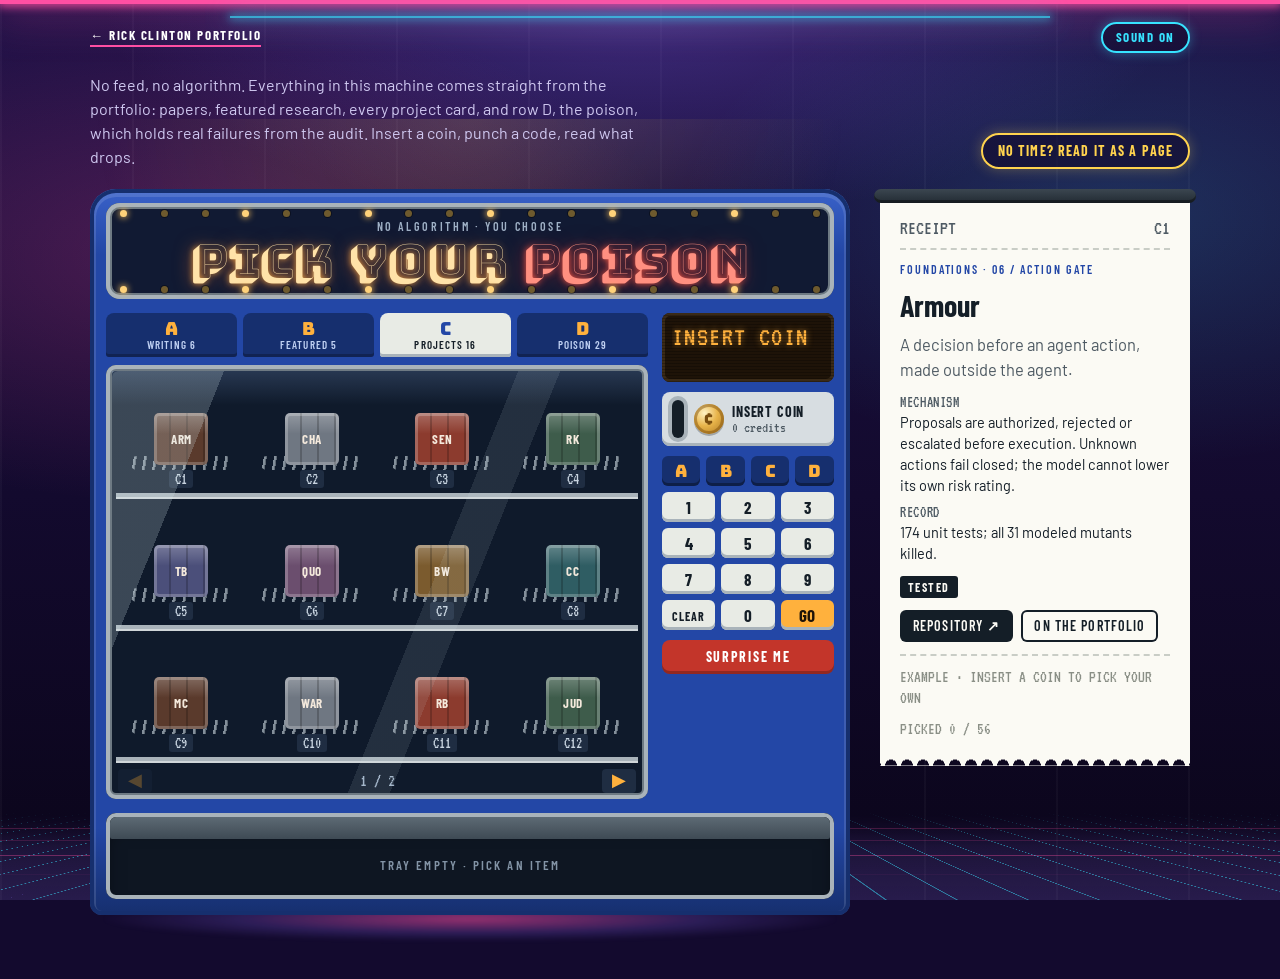
<file: vending/index.html>
<!doctype html><html lang="en"><head><meta charset="utf-8"><meta name="viewport" content="width=device-width,initial-scale=1,viewport-fit=cover">
<title>Pick Your Poison — Rick Clinton</title>
<meta name="description" content="A vending machine for Rick Clinton's AI safety research. No feed and no algorithm: insert a coin, punch a code, and read what drops.">
<link rel="icon" type="image/png" href="../favicon.png"><link rel="apple-touch-icon" href="../apple-touch-icon.png">
<meta property="og:type" content="website"><meta property="og:url" content="https://rick-clinton-jpg.github.io/vending/"><meta property="og:title" content="Pick Your Poison — Rick Clinton"><meta property="og:description" content="No feed, no algorithm. Insert a coin, punch a code, read what drops."><meta property="og:image" content="https://rick-clinton-jpg.github.io/assets/research-room-poster.png"><meta name="twitter:card" content="summary_large_image">
<link rel="preconnect" href="https://fonts.googleapis.com"><link rel="preconnect" href="https://fonts.gstatic.com" crossorigin>
<link rel="stylesheet" href="https://fonts.googleapis.com/css2?family=Bungee&family=Bungee+Shade&family=Barlow:wght@400;500;600&family=Barlow+Condensed:wght@500;600;700&family=VT323&display=swap">
<style>
/* One cobalt enamel machine in a night-time arcade: neon ceiling strip, glowing floor grid,
   dim cabinets at the edges. The receipt prints beside it and stacks below on phones.
   Items are read from the portfolio page at runtime, so the portfolio is the only list. */
:root {
  --wall: #CDD6D3; --wall-line: #BAC5C1; --wall-shade: #B3BFBA;
  --enamel: #2347A6; --enamel-dk: #162F6E; --enamel-lt: #3A62C9;
  --panel: #E8EBE5; --chrome: #A9B3BA; --chrome-lt: #D7DDE1;
  --ink: #141E27; --soft: #4E5A63;
  --glass-bg: #0F1A2B; --shelf-tag: #1F2D42;
  --led-bg: #1E1308; --led: #FFB13D; --led-dim: #C98A33;
  --poison: #C3352A; --hazard: #F2C230;
  --paper: #FBFAF4; --paper-line: #C9CDC6;
  --night: #130A2E; --night-hi: #1E1147; --mist: #CFC8F0;
  --pink: #FF4FA3; --cyan: #37E3FF; --violet: #8F6BFF; --sun: #FFD34E;
  --display: "Bungee", "Arial Black", Impact, sans-serif;
  --neon: "Bungee Shade", "Bungee", "Arial Black", sans-serif;
  --label: "Barlow Condensed", "Arial Narrow", Arial, sans-serif;
  --body: "Barlow", "Helvetica Neue", Arial, sans-serif;
  --lcd: "VT323", "Courier New", monospace;
  color-scheme: dark;
}
* { box-sizing: border-box; }
html { -webkit-text-size-adjust: 100%; }
body {
  margin: 0; min-height: 100vh; color: var(--mist); font: 16px/1.5 var(--body); overflow-x: hidden;
  background-color: var(--night);
  background-image:
    radial-gradient(ellipse 55% 40% at 14% 28%, rgba(255, 79, 163, .22), transparent 70%),
    radial-gradient(ellipse 50% 40% at 88% 24%, rgba(55, 227, 255, .16), transparent 70%),
    radial-gradient(ellipse 60% 35% at 50% 0%, rgba(143, 107, 255, .3), transparent 70%),
    repeating-linear-gradient(90deg, rgba(255, 255, 255, .03) 0 2px, transparent 2px 132px),
    linear-gradient(180deg, var(--night-hi), var(--night) 55%, #0A0519);
  background-attachment: fixed;
  padding: 22px max(16px, env(safe-area-inset-right, 0px)) 64px max(16px, env(safe-area-inset-left, 0px));
}

/* Arcade room (decoration only) */
.arcade { position: fixed; inset: 0; z-index: 0; pointer-events: none; overflow: hidden; }
.ceiling { position: absolute; top: 0; left: 0; right: 0; height: 4px; background: var(--pink);
  box-shadow: 0 0 10px 2px var(--pink), 0 0 46px 8px rgba(255, 79, 163, .4); }
.ceiling::after { content: ""; position: absolute; top: 16px; left: 18%; right: 18%; height: 2px; background: var(--cyan);
  box-shadow: 0 0 8px 1px var(--cyan), 0 0 30px 4px rgba(55, 227, 255, .35); opacity: .7; }
.floor { position: absolute; left: -60%; right: -60%; bottom: -2px; height: 46vh; transform-origin: 50% 100%;
  transform: perspective(360px) rotateX(64deg);
  background:
    repeating-linear-gradient(90deg, rgba(55, 227, 255, .5) 0 2px, transparent 2px 72px),
    repeating-linear-gradient(0deg, rgba(255, 79, 163, .45) 0 2px, transparent 2px 72px),
    linear-gradient(transparent, rgba(143, 107, 255, .22));
  -webkit-mask-image: linear-gradient(transparent, #000 55%); mask-image: linear-gradient(transparent, #000 55%);
  animation: floor-run 5s linear infinite; }
@keyframes floor-run { to { background-position: 0 0, 0 72px, 0 0; } }
.cab { position: absolute; bottom: 12vh; width: 170px; height: 360px; display: none; border-radius: 22px 22px 8px 8px;
  background: linear-gradient(#26195C, #120B30); box-shadow: inset 0 0 0 3px rgba(143, 107, 255, .35), 0 0 34px rgba(143, 107, 255, .2); }
.cab::before { content: ""; position: absolute; top: 14px; left: 14px; right: 14px; height: 34px; border-radius: 6px;
  background: linear-gradient(90deg, var(--pink), var(--violet), var(--cyan)); opacity: .8; box-shadow: 0 0 18px rgba(255, 79, 163, .55); }
.cab i { position: absolute; top: 62px; left: 18px; right: 18px; height: 120px; border-radius: 8px;
  background: radial-gradient(circle at 30% 40%, rgba(55, 227, 255, .7), transparent 38%), radial-gradient(circle at 70% 66%, rgba(255, 211, 78, .65), transparent 32%), #0A0620;
  box-shadow: 0 0 24px rgba(55, 227, 255, .35); animation: screen 2.8s steps(4) infinite; }
.cab::after { content: ""; position: absolute; top: 200px; left: 10px; right: 10px; height: 30px; border-radius: 6px;
  background: radial-gradient(circle at 26% 50%, var(--pink) 0 6px, transparent 7px), radial-gradient(circle at 60% 50%, var(--sun) 0 5px, transparent 6px), radial-gradient(circle at 78% 50%, var(--cyan) 0 5px, transparent 6px), #3A2A86; }
@keyframes screen { 50% { filter: hue-rotate(90deg) brightness(1.2); } }
.cab-l { left: -64px; transform: rotate(-2deg); } .cab-r { right: -64px; transform: rotate(2deg); }
.cab-r i { animation-delay: -1.3s; }
@media (min-width: 1420px) { .cab { display: block; } }
.scene { position: relative; z-index: 1; }
a { color: inherit; }
button { font: inherit; cursor: pointer; color: inherit; }
:focus-visible { outline: 3px solid var(--led); outline-offset: 2px; }

.scene { max-width: 1100px; margin: 0 auto; display: grid; gap: 20px; }
.topbar { display: flex; justify-content: space-between; align-items: center; gap: 12px; flex-wrap: wrap; }
.topbar a, .topbar button { font: 700 13px/1 var(--label); letter-spacing: .12em; text-transform: uppercase; text-decoration: none; }
.back { color: #fff; border-bottom: 2px solid var(--pink); padding-bottom: 3px; }
.back:hover { color: var(--pink); }
.sound { background: rgba(19, 10, 46, .6); color: var(--cyan); border: 2px solid var(--cyan); border-radius: 999px; padding: 7px 13px; box-shadow: 0 0 12px rgba(55, 227, 255, .35); }
.sound[aria-pressed="false"] { opacity: .65; }

.intro { display: flex; flex-wrap: wrap; align-items: end; justify-content: space-between; gap: 10px 28px; }
.intro p { margin: 0; max-width: 62ch; color: var(--mist); }
.intro .read-plain { font: 700 14px/1 var(--label); letter-spacing: .08em; text-transform: uppercase; color: var(--sun); border: 2px solid var(--sun); border-radius: 999px; padding: 9px 15px; text-decoration: none; background: rgba(19, 10, 46, .6); white-space: nowrap; box-shadow: 0 0 14px rgba(255, 211, 78, .3); }
.intro .read-plain:hover { background: var(--sun); color: var(--night); }

.stage { display: grid; grid-template-columns: minmax(0, 1fr) 310px; gap: 30px; align-items: start; }

/* ---------------- Machine ---------------- */
.machine { position: relative; }
.machine::before { content: ""; position: absolute; left: 0; right: 0; top: -70px; height: 320px; background: radial-gradient(ellipse at 50% 0, rgba(255, 211, 78, .16), transparent 70%); z-index: -1; }
.machine::after { content: ""; position: absolute; left: 2%; right: 2%; bottom: -26px; height: 44px; background: radial-gradient(ellipse at center, rgba(255, 79, 163, .55), rgba(143, 107, 255, .2) 45%, transparent 72%); z-index: -1; filter: blur(2px); }
.cabinet { box-shadow: inset 0 0 0 4px var(--enamel-dk), inset 0 2px 0 6px rgba(255, 255, 255, .12), 0 0 0 2px rgba(55, 227, 255, .25), 0 0 40px rgba(55, 227, 255, .18); }
.cabinet {
  background: linear-gradient(180deg, var(--enamel-lt), var(--enamel) 9%, var(--enamel) 88%, var(--enamel-dk));
  border-radius: 26px 26px 12px 12px; padding: 14px 16px 16px;
  box-shadow: inset 0 0 0 4px var(--enamel-dk), inset 0 2px 0 6px rgba(255, 255, 255, .12);
  display: grid; gap: 14px;
}
.crown { position: relative; background: #111A33; border-radius: 14px; padding: 16px 16px 12px; text-align: center; box-shadow: inset 0 0 0 4px var(--chrome), inset 0 0 0 6px #6E7A83; overflow: hidden; }
.bulbs { display: flex; justify-content: space-between; gap: 6px; padding: 0 4px; position: absolute; left: 10px; right: 10px; }
.bulbs.top { top: 7px; } .bulbs.bot { bottom: 6px; }
.bulbs i { width: 7px; height: 7px; border-radius: 50%; background: #6E5A2E; box-shadow: 0 0 0 1px rgba(0, 0, 0, .4); }
.bulbs i.on { background: #FFD27A; box-shadow: 0 0 6px 1px rgba(255, 196, 92, .8); }
.crown h1 { margin: 6px 0 2px; font: 400 clamp(26px, 5vw, 46px)/1 var(--neon); letter-spacing: .02em; color: #FFE2A8; text-shadow: 0 0 6px rgba(255, 170, 70, .9), 0 0 18px rgba(255, 120, 40, .55); }
.crown h1 span { color: #FF8F80; text-shadow: 0 0 6px rgba(255, 90, 70, .95), 0 0 20px rgba(255, 50, 40, .55); }
.crown.flicker h1 { animation: flicker 1.6s steps(1) 1; }
@keyframes flicker { 0%, 12%, 16%, 34%, 38% { opacity: 1; } 10%, 14%, 36% { opacity: .25; } 100% { opacity: 1; } }
.crown small { display: block; font: 600 12px/1.2 var(--label); letter-spacing: .22em; text-transform: uppercase; color: #9FB1C6; margin-bottom: 4px; }

.body { display: grid; grid-template-columns: minmax(0, 1fr) 172px; gap: 14px; }

.tabs { display: grid; grid-template-columns: repeat(4, minmax(0, 1fr)); gap: 6px; margin-bottom: 8px; }
.tab { background: var(--enamel-dk); border: 0; border-radius: 8px 8px 3px 3px; padding: 7px 4px 6px; display: grid; gap: 1px; text-align: center; color: #BFD0F2; box-shadow: inset 0 -3px 0 rgba(0, 0, 0, .25); min-width: 0; }
.tab b { font: 400 18px/1 var(--display); color: var(--led); }
.tab span { font: 600 11px/1.1 var(--label); letter-spacing: .1em; text-transform: uppercase; white-space: nowrap; overflow: hidden; text-overflow: ellipsis; }
.tab[aria-selected="true"] { background: var(--panel); color: var(--ink); box-shadow: inset 0 -3px 0 var(--chrome); }
.tab[aria-selected="true"] b { color: var(--enamel); }
.tab.poison[aria-selected="true"] b { color: var(--poison); }

.window { position: relative; background: var(--glass-bg); border-radius: 10px; padding: 8px 10px 4px; box-shadow: inset 0 0 0 4px var(--chrome), inset 0 0 0 6px #6E7A83; overflow: hidden; }
.window::before { content: ""; position: absolute; inset: 6px; border-radius: 6px; pointer-events: none; z-index: 4;
  background: linear-gradient(112deg, rgba(214, 233, 238, .22) 0 16%, transparent 16% 58%, rgba(214, 233, 238, .1) 58% 64%, transparent 64%); }
.window::after { content: ""; position: absolute; top: 6px; left: 6px; right: 6px; height: 34px; pointer-events: none; z-index: 3; background: linear-gradient(rgba(150, 190, 255, .18), transparent); }
.shelves { display: grid; gap: 6px; transition: opacity .2s ease, transform .25s ease; }
.shelves.swap { opacity: 0; transform: translateX(-14px); }
.shelf { display: grid; grid-template-columns: repeat(4, minmax(0, 1fr)); gap: 8px; padding: 8px 4px 0; border-bottom: 6px solid var(--chrome); position: relative; }
.shelf::after { content: ""; position: absolute; left: 0; right: 0; bottom: -6px; height: 2px; background: rgba(255, 255, 255, .45); }
.poison-mode .shelf { border-bottom-color: var(--hazard); border-image: repeating-linear-gradient(135deg, var(--hazard) 0 8px, #1B1B1B 8px 16px) 0 0 6 0; }

.slot { position: relative; display: grid; justify-items: center; align-content: end; gap: 5px; padding: 8px 0 5px; background: none; border: 0; min-width: 0; height: 112px; }
.coil { position: absolute; left: 8%; right: 8%; bottom: 23px; height: 14px; border-radius: 7px;
  background: repeating-linear-gradient(100deg, transparent 0 4px, #98A4AE 4px 6px, #6C7781 6px 7px, transparent 7px 10px); opacity: .85; }
.slot.spin .coil { animation: coil .7s linear 1; }
@keyframes coil { to { background-position: 40px 0; } }
.code { position: relative; z-index: 1; font: 400 16px/1 var(--lcd); color: #C7D3DF; background: var(--shelf-tag); border-radius: 3px; padding: 1px 6px; }
.slot:hover .code, .slot:focus-visible .code, .slot.picked .code { background: var(--led); color: var(--led-bg); }
.slot.sold { cursor: default; }
.slot.sold::after { content: "SOLD OUT"; position: absolute; top: 34%; font: 600 11px/1 var(--label); letter-spacing: .16em; color: #586577; }
.slot.seen .code::after { content: "✓"; margin-left: 3px; }

.item { --c: #ccc; --t: #141E27; position: relative; z-index: 2; width: min(54px, 88%); height: 66px; display: grid; place-items: center; text-align: center;
  font: 700 13px/1 var(--label); letter-spacing: .03em; color: var(--t); transition: transform .2s ease; }
.slot:not(.sold):hover .item { transform: translateY(-4px) rotate(-2deg); }
.item.wrap { background: linear-gradient(180deg, rgba(255, 255, 255, .35), transparent 30%), var(--c);
  clip-path: polygon(0 6%, 12% 0, 25% 6%, 37% 0, 50% 6%, 62% 0, 75% 6%, 87% 0, 100% 6%, 100% 94%, 87% 100%, 75% 94%, 62% 100%, 50% 94%, 37% 100%, 25% 94%, 12% 100%, 0 94%); }
.item.wrap::after { content: ""; position: absolute; left: 14%; right: 14%; top: 64%; height: 3px; background: rgba(0, 0, 0, .18); }
.item.can { border-radius: 10px / 7px; background: linear-gradient(90deg, rgba(255, 255, 255, 0) 0 16%, rgba(255, 255, 255, .42) 16% 24%, rgba(255, 255, 255, 0) 24% 72%, rgba(0, 0, 0, .18) 72%), var(--c);
  box-shadow: inset 0 5px 0 rgba(255, 255, 255, .45), inset 0 -5px 0 rgba(0, 0, 0, .22); }
.item.can::before { content: ""; position: absolute; top: -3px; left: 18%; right: 18%; height: 5px; border-radius: 3px; background: var(--chrome-lt); }
.item.bar { height: 52px; border-radius: 5px; background: repeating-linear-gradient(90deg, transparent 0 15px, rgba(0, 0, 0, .2) 15px 17px), linear-gradient(180deg, rgba(255, 255, 255, .25), transparent 40%), var(--c); box-shadow: inset 0 0 0 3px rgba(255, 255, 255, .22); }
.item.bottle { background: linear-gradient(90deg, rgba(255, 255, 255, 0) 0 22%, rgba(255, 255, 255, .25) 22% 30%, rgba(255, 255, 255, 0) 30%), var(--c);
  clip-path: polygon(39% 0, 61% 0, 61% 24%, 84% 36%, 84% 100%, 16% 100%, 16% 36%, 39% 24%); }
.item.bottle .skull { position: absolute; top: 44%; left: 50%; transform: translateX(-50%); width: 20px; height: 20px; border-radius: 50%; background: var(--paper); display: grid; place-items: center; }
.item.bottle .skull::before { content: ""; width: 10px; height: 10px; border-radius: 50%; background: radial-gradient(circle at 32% 45%, var(--ink) 0 2px, transparent 2.5px), radial-gradient(circle at 68% 45%, var(--ink) 0 2px, transparent 2.5px); }
.item.bottle .m { position: absolute; bottom: 5px; font-size: 10px; color: #F3E9D2; }
.item.falling { animation: fall .8s cubic-bezier(.5, 0, .75, .25) forwards; z-index: 5; }
@keyframes fall { 0% { transform: translateY(0) rotate(0); } 30% { transform: translateY(-4px) translateX(4px) rotate(-6deg); } 100% { transform: translateY(420px) rotate(22deg); opacity: 0; } }

.pager { display: flex; justify-content: space-between; align-items: center; padding: 6px 2px 2px; color: #9FB1C6; font: 400 18px/1 var(--lcd); }
.pager button { background: var(--shelf-tag); border: 0; border-radius: 4px; color: var(--led); font: 400 18px/1 var(--lcd); padding: 3px 10px; }
.pager button:disabled { opacity: .3; cursor: default; }

.controls { display: grid; gap: 10px; align-content: start; }
.lcd { background: var(--led-bg); border-radius: 8px; padding: 10px 10px 8px; min-height: 66px; box-shadow: inset 0 0 0 3px #3A2A17; position: relative; overflow: hidden; }
.lcd::after { content: ""; position: absolute; inset: 0; background: repeating-linear-gradient(0deg, rgba(0, 0, 0, .25) 0 1px, transparent 1px 3px); pointer-events: none; }
.lcd .l1 { font: 400 28px/1 var(--lcd); color: var(--led); letter-spacing: .05em; text-shadow: 0 0 6px rgba(255, 177, 61, .6); white-space: nowrap; overflow: hidden; }
.lcd .l2 { font: 400 17px/1.1 var(--lcd); color: var(--led-dim); margin-top: 4px; height: 19px; white-space: nowrap; overflow: hidden; }
.lcd .l2 span { display: inline-block; }
.lcd .l2.marquee span { padding-left: 100%; animation: marquee 11s linear infinite; }
@keyframes marquee { to { transform: translateX(-100%); } }

.coinbox { color: var(--ink); display: grid; grid-template-columns: auto 1fr; gap: 10px; align-items: center; background: var(--chrome-lt); border-radius: 8px; padding: 8px 10px; box-shadow: inset 0 -3px 0 var(--chrome); }
.slotmouth { position: relative; width: 12px; height: 38px; border-radius: 6px; background: var(--ink); box-shadow: 0 0 0 4px var(--chrome); overflow: visible; }
.slotmouth.lit { background: var(--led); box-shadow: 0 0 0 4px var(--chrome), 0 0 10px var(--led); }
.coin { border: 0; background: none; padding: 0; display: flex; align-items: center; gap: 8px; text-align: left; font: 700 14px/1.1 var(--label); letter-spacing: .06em; text-transform: uppercase; }
.coin .disc { width: 30px; height: 30px; border-radius: 50%; flex: none; background: radial-gradient(circle at 35% 30%, #FFF2C4, #E8B44A 45%, #A9741E); box-shadow: inset 0 0 0 3px rgba(120, 74, 10, .45), 0 2px 0 rgba(0, 0, 0, .25); display: grid; place-items: center; font: 400 14px/1 var(--display); color: #7A4E0F; }
.coin .credit { display: block; font: 400 15px/1 var(--lcd); letter-spacing: 0; color: var(--soft); text-transform: none; }
.flying-coin { position: fixed; z-index: 50; width: 30px; height: 30px; border-radius: 50%; pointer-events: none; background: radial-gradient(circle at 35% 30%, #FFF2C4, #E8B44A 45%, #A9741E); box-shadow: inset 0 0 0 3px rgba(120, 74, 10, .45); }

.keys { display: grid; grid-template-columns: repeat(3, 1fr); gap: 6px; }
.keys .letters { grid-column: 1 / -1; display: grid; grid-template-columns: repeat(4, 1fr); gap: 6px; }
.keys button { background: var(--panel); border: 0; border-radius: 6px; padding: 7px 0 6px; font: 700 17px/1 var(--label); color: var(--ink); box-shadow: inset 0 -3px 0 var(--chrome); }
.keys button:active, .keys button.pressed { transform: translateY(1px); box-shadow: inset 0 -1px 0 var(--chrome); background: #FFF6DC; }
.keys .letters button { background: var(--enamel-dk); color: var(--led); font-family: var(--display); font-weight: 400; box-shadow: inset 0 -3px 0 rgba(0, 0, 0, .35); }
.keys .go { background: var(--led); color: var(--led-bg); }
.keys .clr { font-size: 12px; letter-spacing: .08em; }
.surprise { background: var(--poison); color: #fff; border: 0; border-radius: 8px; padding: 10px 8px; font: 700 14px/1 var(--label); letter-spacing: .12em; text-transform: uppercase; box-shadow: inset 0 -3px 0 rgba(0, 0, 0, .25); }
.surprise:hover { filter: brightness(1.08); }

.tray { grid-column: 1 / -1; position: relative; height: 86px; border-radius: 10px; background: #0E1622; border: 0; width: 100%;
  box-shadow: inset 0 0 0 4px var(--chrome), inset 0 14px 18px rgba(0, 0, 0, .5);
  display: flex; align-items: center; justify-content: center; gap: 16px; color: #8394A6; font: 600 13px/1 var(--label); letter-spacing: .16em; text-transform: uppercase; overflow: hidden; }
.tray .flap { position: absolute; inset: 4px 4px auto; height: 22px; border-radius: 6px 6px 2px 2px; background: linear-gradient(#5D6A74, #3E4A54); transform-origin: top; transition: transform .2s ease; }
.tray.bump .flap { transform: perspective(200px) rotateX(-55deg); }
.tray .item { transform: rotate(-80deg) scale(.85); animation: land .5s cubic-bezier(.3, 1.7, .5, 1); margin-top: 18px; }
@keyframes land { from { transform: translateY(-40px) rotate(-55deg) scale(.85); opacity: 0; } }
.tray .hint { margin-top: 18px; }
.tray:hover { color: var(--led); }

/* ---------------- Receipt ---------------- */
.printer { position: relative; }
.printer::before { content: ""; display: block; height: 14px; border-radius: 8px; background: linear-gradient(#3B4650, #222B33); box-shadow: inset 0 -3px 0 rgba(0, 0, 0, .4); margin: 0 -6px -7px; position: relative; z-index: 2; }
.receipt { background: var(--paper); color: var(--ink); padding: 22px 20px 26px; position: relative; display: grid; gap: 12px;
  box-shadow: 0 0 34px rgba(255, 211, 78, .14);
  -webkit-mask: radial-gradient(circle 6px at 50% 100%, transparent 98%, #000) 50% 100% / 16px 100% repeat-x;
  mask: radial-gradient(circle 6px at 50% 100%, transparent 98%, #000) 50% 100% / 16px 100% repeat-x; }
.receipt.printing { animation: print .7s steps(10) 1; }
@keyframes print { from { clip-path: inset(0 0 100% 0); } to { clip-path: inset(0 0 0 0); } }
.receipt .head { display: flex; justify-content: space-between; font: 400 20px/1 var(--lcd); color: var(--soft); border-bottom: 2px dashed var(--paper-line); padding-bottom: 10px; }
.receipt .kind { font: 600 12px/1.3 var(--label); letter-spacing: .16em; text-transform: uppercase; color: var(--enamel); }
.receipt.is-poison .kind { color: var(--poison); }
.receipt h2 { margin: 0; font: 700 30px/1.02 var(--label); text-wrap: balance; }
.receipt .lead { margin: 0; font-size: 16.5px; }
.receipt p { margin: 0; color: var(--soft); }
.receipt dl { margin: 0; display: grid; gap: 8px; }
.receipt dl div { display: grid; gap: 2px; }
.receipt dt { font: 400 16px/1 var(--lcd); color: var(--soft); letter-spacing: .04em; text-transform: uppercase; }
.receipt dd { margin: 0; font-size: 14.5px; line-height: 1.45; }
.receipt .state { justify-self: start; font: 700 12px/1 var(--label); letter-spacing: .12em; text-transform: uppercase; color: var(--paper); background: var(--ink); padding: 5px 8px; border-radius: 3px; }
.receipt.is-poison .state { background: var(--poison); }
.receipt .links { display: flex; flex-wrap: wrap; gap: 8px; }
.receipt .links a { background: var(--ink); color: var(--paper); text-decoration: none; padding: 9px 13px; border-radius: 6px; font: 600 14px/1 var(--label); letter-spacing: .08em; text-transform: uppercase; }
.receipt .links a.ghost { background: transparent; color: var(--ink); box-shadow: inset 0 0 0 2px var(--ink); }
.receipt .links a:hover { background: var(--enamel); color: var(--paper); box-shadow: none; }
.receipt .note { font: 400 17px/1.25 var(--lcd); color: #8A8F86; border-top: 2px dashed var(--paper-line); padding-top: 10px; display: flex; justify-content: space-between; gap: 10px; flex-wrap: wrap; }

.oops { background: var(--paper); color: var(--ink); border-radius: 12px; padding: 16px 18px; }
.tray.ready { color: var(--led); box-shadow: inset 0 0 0 4px var(--led), inset 0 14px 18px rgba(0, 0, 0, .5), 0 0 22px rgba(255, 177, 61, .45); }
.tray.ready .hint { animation: nudge 1s ease-in-out infinite; }
@keyframes nudge { 50% { transform: translateY(3px); } }

/* Balloons with facts */
.balloons { position: fixed; inset: 0; z-index: 60; pointer-events: none; }
.balloons .veil { position: absolute; inset: 0; background: rgba(10, 5, 25, .45); pointer-events: auto; opacity: 0; transition: opacity .3s ease; }
.balloons.on .veil { opacity: 1; }
.balloon { position: absolute; width: 92px; height: 140px; margin-left: -46px; border: 0; padding: 0; background: none; pointer-events: auto; cursor: pointer; }
.balloon .b { position: absolute; left: 0; top: 0; width: 92px; height: 108px; border-radius: 50% 50% 47% 47% / 56% 56% 44% 44%;
  background: radial-gradient(circle at 32% 26%, rgba(255, 255, 255, .8), transparent 20%), var(--bc);
  box-shadow: inset -10px -12px 0 rgba(0, 0, 0, .14), 0 0 26px var(--bc); display: grid; place-items: center;
  font: 400 15px/1 var(--display); color: rgba(255, 255, 255, .92); text-shadow: 0 1px 0 rgba(0, 0, 0, .25); }
.balloon .b::after { content: ""; position: absolute; bottom: -9px; left: 50%; margin-left: -6px; border: 6px solid transparent; border-bottom-color: var(--bc); transform: rotate(180deg); }
.balloon .s { position: absolute; left: 50%; top: 112px; width: 2px; height: 30px; background: rgba(255, 255, 255, .55); transform-origin: top; }
.balloon:hover .b, .balloon:focus-visible .b { filter: brightness(1.1); }
.balloon.sway { animation: sway 2.6s ease-in-out infinite; }
@keyframes sway { 50% { transform: translateY(-8px) rotate(3deg); } }
.burst { position: absolute; width: 10px; height: 10px; margin: -5px 0 0 -5px; border-radius: 50%; pointer-events: none; }
.fact { position: absolute; width: min(250px, 44vw); background: var(--paper); color: var(--ink); border-radius: 12px; padding: 13px 15px 14px;
  font: 15px/1.42 var(--body); box-shadow: 0 14px 34px rgba(0, 0, 0, .45), 0 0 0 3px var(--bc); pointer-events: auto; transform: translate(-50%, -30%);
  animation: fact-in .35s cubic-bezier(.3, 1.5, .5, 1); }
@keyframes fact-in { from { transform: translate(-50%, -30%) scale(.6); opacity: 0; } }
.fact b { display: block; font: 700 11px/1.2 var(--label); letter-spacing: .14em; text-transform: uppercase; color: var(--enamel); margin-bottom: 5px; }
.balloons .bar { position: absolute; left: 50%; bottom: max(24px, env(safe-area-inset-bottom, 0px)); transform: translateX(-50%); display: flex; gap: 10px; pointer-events: auto; }
.balloons .bar button { border: 0; border-radius: 999px; padding: 11px 18px; font: 700 14px/1 var(--label); letter-spacing: .1em; text-transform: uppercase; }
.balloons .bar .go-receipt { background: var(--sun); color: var(--night); box-shadow: 0 0 18px rgba(255, 211, 78, .5); }
.balloons .bar .close { background: rgba(255, 255, 255, .14); color: #fff; box-shadow: inset 0 0 0 2px rgba(255, 255, 255, .4); }
.balloons .count { position: absolute; top: max(18px, env(safe-area-inset-top, 0px)); left: 50%; transform: translateX(-50%); font: 400 22px/1 var(--lcd); color: var(--led); text-shadow: 0 0 8px rgba(255, 177, 61, .7); }

@media (max-width: 900px) { .stage { grid-template-columns: minmax(0, 1fr); } .printer { max-width: 560px; } }
@media (max-width: 600px) {
  .cabinet { padding: 10px; border-radius: 20px 20px 10px 10px; }
  .body { grid-template-columns: minmax(0, 1fr); }
  .controls { grid-template-columns: 1fr 1fr; }
  .lcd { grid-column: 1 / -1; }
  .keys { grid-column: 1 / -1; grid-template-columns: repeat(6, 1fr); order: 3; }
  .keys .letters { grid-template-columns: repeat(4, 1fr); }
  .surprise { order: 2; }
  .window { padding: 6px 6px 2px; }
  .shelf { gap: 4px; padding-inline: 0; }
  .slot { height: 96px; }
  .item { height: 54px; font-size: 11px; }
  .item.bar { height: 42px; }
  .tab span { font-size: 10px; letter-spacing: .06em; }
}
@media (prefers-reduced-motion: reduce) {
  .item, .shelves, .tray .flap { transition: none; }
  .item.falling, .tray .item, .slot.spin .coil, .crown.flicker h1, .receipt.printing, .lcd .l2.marquee span, .floor, .cab i, .tray.ready .hint, .balloon.sway, .fact { animation: none; }
  .lcd .l2.marquee span { padding-left: 0; }
}
</style></head>
<body>
<div class="arcade" aria-hidden="true"><div class="ceiling"></div><div class="cab cab-l"><i></i></div><div class="cab cab-r"><i></i></div><div class="floor"></div></div>
<main class="scene">
  <div class="topbar">
    <a class="back" href="../">← Rick Clinton portfolio</a>
    <button class="sound" id="sound" aria-pressed="true">Sound on</button>
  </div>

  <div class="intro">
    <p>No feed, no algorithm. Everything in this machine comes straight from the portfolio: papers, featured research, every project card, and row D, the poison, which holds real failures from the audit. Insert a coin, punch a code, read what drops.</p>
    <a class="read-plain" href="../#featured">No time? Read it as a page</a>
  </div>

  <div class="stage">
    <section class="machine" aria-label="Vending machine">
      <div class="cabinet">
        <div class="crown flicker" id="crown">
          <div class="bulbs top" aria-hidden="true"></div>
          <small>No algorithm · you choose</small>
          <h1>Pick Your <span>Poison</span></h1>
          <div class="bulbs bot" aria-hidden="true"></div>
        </div>
        <div class="body">
          <div>
            <div class="tabs" role="tablist" aria-label="Rows" id="tabs"></div>
            <div class="window" id="window"><div class="shelves" id="shelves"></div>
              <div class="pager"><button id="prev" aria-label="Previous shelf">◀</button><span id="page">1 / 1</span><button id="next" aria-label="Next shelf">▶</button></div>
            </div>
          </div>
          <div class="controls">
            <div class="lcd" aria-live="polite"><div class="l1" id="l1">LOADING</div><div class="l2" id="l2"><span>stocking the machine</span></div></div>
            <div class="coinbox"><span class="slotmouth" id="mouth"></span><button class="coin" id="coin"><span class="disc">¢</span><span>Insert coin<span class="credit" id="credit">0 credits</span></span></button></div>
            <div class="keys" id="keys" aria-label="Keypad"></div>
            <button class="surprise" id="surprise">Surprise me</button>
          </div>
          <button class="tray" id="tray" aria-label="Pickup tray"><span class="flap" aria-hidden="true"></span><span class="hint">Tray empty · pick an item</span></button>
        </div>
      </div>
    </section>

    <div class="printer"><aside class="receipt" id="receipt" aria-live="polite"></aside></div>
  </div>
</main>

<script>
(function () {
  var PORTFOLIO = new URL("../", location.href);
  var reduce = window.matchMedia("(prefers-reduced-motion: reduce)").matches;
  var $ = function (id) { return document.getElementById(id); };
  var l1 = $("l1"), l2 = $("l2"), tray = $("tray"), receipt = $("receipt"), shelvesEl = $("shelves");
  var PER_PAGE = 12;

  var ROWS = [
    { id: "A", name: "Writing", shape: "wrap", palette: ["#F1D9A7", "#E6C2B4", "#C9DDC5", "#C7D3EA", "#EBD4E4", "#F3E2B8"], ink: ["#141E27"] },
    { id: "B", name: "Featured", shape: "can", palette: ["#D9894F", "#3B4250", "#B9805F", "#5E9FA0", "#7A8E52", "#C9A43B"], ink: ["#FFFFFF"] },
    { id: "C", name: "Projects", shape: "bar", palette: ["#5A3A2C", "#6F7782", "#8C3B2E", "#3E5C4B", "#4B4F7A", "#6B4E6E", "#7B5B2E", "#2F5D63"], ink: ["#F4E9DC"] },
    { id: "D", name: "Poison", shape: "bottle", poison: true, palette: ["#2F4A3A", "#2C4144", "#36433A", "#3C3A2C", "#2B3A4A", "#3D2F3B"], ink: ["#F3E9D2"] }
  ];
  var byCode = {}, current = null, credits = 0, typed = "", busy = false, active = "C", page = 0, seen = {}, picks = 0, total = 0;

  /* ---------- Sound (tiny synth, only after a tap) ---------- */
  var soundOn = true, ac = null;
  function tone(freq, dur, type, vol, slide) {
    if (!soundOn) return;
    try {
      ac = ac || new (window.AudioContext || window.webkitAudioContext)();
      var o = ac.createOscillator(), g = ac.createGain(), t = ac.currentTime;
      o.type = type || "square"; o.frequency.setValueAtTime(freq, t);
      if (slide) o.frequency.exponentialRampToValueAtTime(slide, t + dur);
      g.gain.setValueAtTime(vol || .05, t); g.gain.exponentialRampToValueAtTime(.0001, t + dur);
      o.connect(g); g.connect(ac.destination); o.start(t); o.stop(t + dur + .02);
    } catch (e) { /* audio unavailable */ }
  }
  var sfx = {
    key: function () { tone(880, .05, "square", .03); },
    coin: function () { tone(1320, .08, "triangle", .07); setTimeout(function () { tone(1760, .12, "triangle", .06); }, 70); },
    motor: function () { tone(110, .6, "sawtooth", .025, 70); },
    thunk: function () { tone(160, .18, "sine", .12, 60); },
    print: function () { for (var i = 0; i < 5; i++) setTimeout(function () { tone(2200, .02, "square", .015); }, i * 60); },
    nope: function () { tone(220, .15, "square", .04, 180); },
    pop: function () { tone(520, .09, "square", .07, 90); setTimeout(function () { tone(1400, .05, "triangle", .04); }, 30); }
  };
  $("sound").addEventListener("click", function () {
    soundOn = !soundOn; this.setAttribute("aria-pressed", String(soundOn)); this.textContent = soundOn ? "Sound on" : "Sound off";
  });

  /* ---------- Display ---------- */
  var IDLE = "NO ALGORITHM · YOU CHOOSE · INSERT COIN OR TAP ANY ITEM · ROW D IS POISON";
  function show(a, b, marquee) {
    l1.textContent = a;
    l2.innerHTML = ""; var s = document.createElement("span"); s.textContent = b || ""; l2.appendChild(s);
    l2.classList.toggle("marquee", !!marquee);
  }
  function idle() { show(credits ? "CREDIT " + credits : "INSERT COIN", credits ? "punch a code, e.g. " + active + "1" : IDLE, !credits); }

  /* ---------- Read the portfolio ---------- */
  function txt(el) { return el ? el.textContent.replace(/\s+/g, " ").trim() : ""; }
  function abs(href) { try { return new URL(href, PORTFOLIO).href; } catch (e) { return href; } }
  function links(nodes) { return Array.prototype.map.call(nodes, function (a) { return { label: txt(a).replace(/\s*↗\s*$/, ""), href: abs(a.getAttribute("href")) }; }); }
  function facts(nodes) { return Array.prototype.map.call(nodes, function (d) { return { k: txt(d.querySelector("dt")), v: txt(d.querySelector("dd")) }; }); }

  function mono(t) {
    var small = { a: 1, an: 1, the: 1, of: 1, and: 1, with: 1, or: 1, to: 1, "for": 1, "in": 1, on: 1 };
    var words = t.replace(/[^A-Za-z0-9 ]/g, " ").split(/\s+/).filter(function (w) { return w && !small[w.toLowerCase()]; });
    if (words.length >= 2) return words.slice(0, 3).map(function (w) { return w[0]; }).join("").toUpperCase();
    var w = words[0] || t, caps = w.match(/[A-Z]/g);
    if (caps && caps.length >= 2 && w !== w.toUpperCase()) return caps.slice(0, 3).join("");
    return w.slice(0, 3).toUpperCase();
  }

  function parse(doc) {
    var rows = { A: [], B: [], C: [], D: [] };
    Array.prototype.forEach.call(doc.querySelectorAll(".writing-section .paper"), function (p) {
      var l = links(p.querySelectorAll("a"));
      rows.A.push({ title: txt(p.querySelector("h3")), kind: "Writing", lead: txt(p.querySelector("p")), links: [{ label: "Read it", href: l[0] ? l[0].href : abs("#writing") }], home: abs("#writing") });
    });
    Array.prototype.forEach.call(doc.querySelectorAll("section.feature"), function (s) {
      var body = s.querySelector(".feature-copy") || s.querySelector(".feature-body");
      rows.B.push({ title: txt(s.querySelector(".feature-title")), kind: txt(s.querySelector(".section-marker")), lead: txt(s.querySelector(".feature-side")),
        sub: txt(body && body.querySelector("h3")), facts: facts(s.querySelectorAll(".facts > div")), links: links(s.querySelectorAll(".feature-links a")),
        home: abs("#" + (s.id || "featured")) });
    });
    Array.prototype.forEach.call(doc.querySelectorAll(".work-entry"), function (e) {
      var group = "", n = e.previousElementSibling;
      while (n && !n.classList.contains("group-head")) n = n.previousElementSibling;
      group = n ? txt(n.querySelector("h3")) : "Project";
      rows.C.push({ title: txt(e.querySelector("h3")), kind: group + " · " + txt(e.querySelector(".index")), lead: txt(e.querySelector(".purpose")),
        facts: facts(e.querySelectorAll(".spec > div")), state: txt(e.querySelector(".state")), links: links(e.querySelectorAll(".text-links a")),
        home: abs("#" + e.id) });
    });
    Array.prototype.forEach.call(doc.querySelectorAll("#audit .audit-row"), function (r) {
      var a = r.querySelector(".repo a");
      rows.D.push({ title: txt(r.querySelector(".repo")), kind: "Failure audit · " + txt(r.querySelector(".date")), lead: txt(r.querySelector(".what")),
        state: txt(r.querySelector(".chip")), links: a ? [{ label: "See the source", href: abs(a.getAttribute("href")) }] : [], home: abs("#failures") });
    });
    return rows;
  }

  function stock(rows) {
    ROWS.forEach(function (r) {
      r.items = rows[r.id];
      r.items.forEach(function (it, i) {
        it.code = r.id + (i + 1); it.row = r; it.mono = mono(it.title);
        it.c = r.palette[i % r.palette.length]; it.t = r.ink[0];
        byCode[it.code] = it;
      });
      total += r.items.length;
    });
  }

  /* ---------- Build ---------- */
  function itemEl(p) {
    var d = document.createElement("div");
    d.className = "item " + p.row.shape;
    d.style.setProperty("--c", p.c); d.style.setProperty("--t", p.t);
    if (p.row.shape === "bottle") { d.innerHTML = '<span class="skull"></span><span class="m"></span>'; d.lastChild.textContent = p.mono; }
    else d.textContent = p.mono;
    return d;
  }

  function buildTabs() {
    var tabs = $("tabs");
    ROWS.forEach(function (r) {
      var b = document.createElement("button");
      b.className = "tab" + (r.poison ? " poison" : ""); b.id = "tab-" + r.id; b.setAttribute("role", "tab");
      b.innerHTML = "<b></b><span></span>"; b.firstChild.textContent = r.id; b.lastChild.textContent = r.name + " " + r.items.length;
      b.addEventListener("click", function () { sfx.key(); openRow(r.id, 0); if (!busy) { typed = r.id; show(r.id + "_", r.name + " · " + r.items.length + " items"); } });
      tabs.appendChild(b);
    });
  }

  function openRow(id, pg) {
    var r = ROWS.find(function (x) { return x.id === id; });
    var pages = Math.max(1, Math.ceil(r.items.length / PER_PAGE));
    pg = Math.min(Math.max(pg, 0), pages - 1);
    var same = active === id && page === pg && shelvesEl.childElementCount;
    active = id; page = pg;
    ROWS.forEach(function (x) { $("tab-" + x.id).setAttribute("aria-selected", String(x.id === id)); });
    $("window").classList.toggle("poison-mode", !!r.poison);
    $("page").textContent = (pg + 1) + " / " + pages;
    $("prev").disabled = pg === 0; $("next").disabled = pg >= pages - 1;
    if (same) return;
    var render = function () {
      shelvesEl.innerHTML = "";
      var slice = r.items.slice(pg * PER_PAGE, pg * PER_PAGE + PER_PAGE);
      var shelves = Math.max(2, Math.ceil(slice.length / 4));
      for (var s = 0; s < shelves; s++) {
        var shelf = document.createElement("div"); shelf.className = "shelf";
        for (var k = 0; k < 4; k++) {
          var p = slice[s * 4 + k];
          var b = document.createElement("button"); b.className = "slot";
          var coil = document.createElement("span"); coil.className = "coil"; b.appendChild(coil);
          if (p) {
            b.id = "slot-" + p.code; b.setAttribute("aria-label", p.code + ": " + p.title);
            if (seen[p.code]) b.classList.add("seen");
            b.appendChild(itemEl(p));
            var code = document.createElement("span"); code.className = "code"; code.textContent = p.code; b.appendChild(code);
            (function (p) { b.addEventListener("click", function () { quickVend(p.code); }); })(p);
          } else { b.classList.add("sold"); b.disabled = true; b.setAttribute("aria-label", "Empty slot"); }
          shelf.appendChild(b);
        }
        shelvesEl.appendChild(shelf);
      }
      shelvesEl.classList.remove("swap");
    };
    if (reduce || !shelvesEl.childElementCount) render();
    else { shelvesEl.classList.add("swap"); setTimeout(render, 170); }
  }
  $("prev").addEventListener("click", function () { sfx.key(); openRow(active, page - 1); });
  $("next").addEventListener("click", function () { sfx.key(); openRow(active, page + 1); });

  function buildKeys() {
    var keys = $("keys"), letters = document.createElement("div"); letters.className = "letters";
    ROWS.forEach(function (r) { letters.appendChild(key(r.id, r.id)); });
    keys.appendChild(letters);
    ["1", "2", "3", "4", "5", "6", "7", "8", "9"].forEach(function (k) { keys.appendChild(key(k, k)); });
    var c = key("CLEAR", "clr"); c.classList.add("clr"); keys.appendChild(c);
    keys.appendChild(key("0", "0"));
    var g = key("GO", "go"); g.classList.add("go"); keys.appendChild(g);
  }
  function key(label, k) {
    var b = document.createElement("button"); b.textContent = label; b.id = "key-" + k;
    b.addEventListener("click", function () { press(k); });
    return b;
  }

  /* ---------- Coins and codes ---------- */
  function setCredits(n) {
    credits = n; $("credit").textContent = n + (n === 1 ? " credit" : " credits");
    $("mouth").classList.toggle("lit", n > 0);
  }
  var flying = false, afterCoin = null, pending = "", codeTimer = null;
  function insertCoin(then) {
    if (then) afterCoin = then;
    if (flying) return;                       // a coin is already on its way; the last request wins
    if (credits >= 3) { show("MAX CREDIT", "3 is plenty"); sfx.nope(); runAfterCoin(); return; }
    var done = function () { flying = false; setCredits(credits + 1); sfx.coin(); runAfterCoin(); };
    if (reduce) { done(); return; }
    flying = true;
    var from = document.querySelector("#coin .disc").getBoundingClientRect(), to = $("mouth").getBoundingClientRect();
    var c = document.createElement("div"); c.className = "flying-coin";
    c.style.left = from.left + "px"; c.style.top = from.top + "px"; document.body.appendChild(c);
    var dx = to.left + to.width / 2 - from.left - 15, dy = to.top + to.height / 2 - from.top - 15;
    var anim = c.animate([
      { transform: "translate(0,0) rotateY(0)" },
      { transform: "translate(" + dx * .55 + "px," + (dy - 34) + "px) rotateY(360deg)", offset: .6 },
      { transform: "translate(" + dx + "px," + dy + "px) rotateY(540deg) scaleX(.15)", opacity: .2 }
    ], { duration: 520, easing: "cubic-bezier(.3,.6,.4,1)" });
    anim.onfinish = function () { c.remove(); done(); };
  }
  function runAfterCoin() {
    var f = afterCoin; afterCoin = null;
    if (f) { f(); return; }
    if (pending) { var code = pending; pending = ""; vend(code); return; }   // picked first, paid second
    idle();
  }
  $("coin").addEventListener("click", function () { if (!busy) insertCoin(); });

  function clearCode() { if (codeTimer) { clearTimeout(codeTimer); codeTimer = null; } }

  // Runs a finished code: vends it, or holds it until a coin goes in.
  function commit(code) {
    clearCode(); typed = "";
    var p = byCode[code];
    if (!p) { show("SOLD OUT", "no slot " + code + ", try another"); sfx.nope(); return; }
    if (!credits) {
      pending = code;
      if (flying) { show(code, p.title + " · coin dropping"); return; }
      show("INSERT COIN", code + " " + p.title + " is ready"); return;
    }
    vend(code);
  }

  function press(k) {
    if (busy) return;
    var b = $("key-" + k); if (b) { b.classList.add("pressed"); setTimeout(function () { b.classList.remove("pressed"); }, 120); }
    sfx.key();
    if (k === "clr") { clearCode(); typed = ""; pending = ""; idle(); return; }
    if (/^[A-D]$/.test(k)) { clearCode(); typed = k; openRow(k, 0); show(k + "_", ROWS.find(function (r) { return r.id === k; }).name + " · then a number"); return; }
    if (!typed) { show("ROW FIRST", "press A, B, C or D"); sfx.nope(); return; }
    var r = ROWS.find(function (x) { return x.id === typed[0]; });
    if (k === "go") { if (typed.length > 1) commit(typed); else { show(typed + "_", "then a number"); sfx.nope(); } return; }
    if (typed.length >= 3) return;
    clearCode();
    typed += k;
    var n = parseInt(typed.slice(1), 10), N = r.items.length;
    if (n < 1 || n > N) { show("NO " + typed, r.name + " has " + N + " slots"); sfx.nope(); typed = r.id; return; }
    show(typed, byCode[typed].title);
    var pg = Math.floor((n - 1) / PER_PAGE); if (pg !== page) openRow(r.id, pg);
    if (typed.length === 3 || n * 10 > N) { commit(typed); return; }   // nothing longer can start with it
    var code = typed;                                                  // e.g. C1 could still become C12
    show(code, byCode[code].title + " · or another digit");
    codeTimer = setTimeout(function () { codeTimer = null; if (typed === code) commit(code); }, 1400);
  }

  function quickVend(code) {
    if (busy) return;
    clearCode(); typed = ""; pending = "";
    if (!credits) insertCoin(function () { vend(code); });
    else vend(code);
  }

  function vend(code) {
    if (busy) return;
    var p = byCode[code]; typed = ""; pending = ""; clearCode();
    if (!p) { show("SOLD OUT", "no slot " + code + ", try another"); sfx.nope(); return; }
    if (!credits) { pending = code; show("INSERT COIN", code + " " + p.title + " is ready"); return; }
    busy = true;                                  // claim the machine now, before any shelf change
    var pg = Math.floor((parseInt(code.slice(1), 10) - 1) / PER_PAGE);
    if (active !== p.row.id || page !== pg) { openRow(p.row.id, pg); setTimeout(function () { vend2(p); }, reduce ? 0 : 260); }
    else vend2(p);
  }
  function vend2(p) {
    busy = true; setCredits(credits - 1);
    show(p.code, "vending " + p.title);
    var slot = $("slot-" + p.code), it = slot && slot.querySelector(".item");
    var land = function () {
      if (it) it.classList.remove("falling"); if (slot) { slot.classList.remove("spin"); slot.classList.add("seen"); }
      tray.classList.add("bump"); setTimeout(function () { tray.classList.remove("bump"); }, 260);
      Array.prototype.forEach.call(tray.querySelectorAll(".item, .hint"), function (n) { n.remove(); });
      tray.appendChild(itemEl(p));
      var h = document.createElement("span"); h.className = "hint"; h.textContent = "Push the tray to open it again ↓"; tray.appendChild(h);
      sfx.thunk();
      if (!seen[p.code]) { seen[p.code] = true; picks++; }
      current = p; waiting(p); busy = false;
      show("ENJOY", p.title);
      setTimeout(function () { if (current === p) balloons(p); }, reduce ? 0 : 380);   // balloons for every pick
    };
    if (reduce || !it) { land(); return; }
    sfx.motor(); slot.classList.add("spin"); it.classList.add("falling");
    setTimeout(land, 820);
  }

  /* ---------- Receipt ---------- */
  function el(tag, cls, text) { var e = document.createElement(tag); if (cls) e.className = cls; if (text != null) e.textContent = text; return e; }
  function render(p, example) {
    receipt.className = "receipt" + (p.row.poison ? " is-poison" : "");
    receipt.innerHTML = "";
    var head = el("div", "head"); head.appendChild(el("span", null, "RECEIPT")); head.appendChild(el("span", null, p.code)); receipt.appendChild(head);
    receipt.appendChild(el("div", "kind", p.kind));
    receipt.appendChild(el("h2", null, p.title));
    if (p.lead) receipt.appendChild(el("p", "lead", p.lead));
    if (p.sub) receipt.appendChild(el("p", null, p.sub));
    if (p.facts && p.facts.length) {
      var dl = el("dl");
      p.facts.forEach(function (f) { var d = el("div"); d.appendChild(el("dt", null, f.k)); d.appendChild(el("dd", null, f.v)); dl.appendChild(d); });
      receipt.appendChild(dl);
    }
    if (p.state) receipt.appendChild(el("span", "state", p.state));
    var ls = el("div", "links");
    (p.links || []).forEach(function (l) { var a = el("a", null, l.label + " ↗"); a.href = l.href; a.target = "_blank"; a.rel = "noopener"; ls.appendChild(a); });
    var home = el("a", "ghost", "On the portfolio"); home.href = p.home; ls.appendChild(home);
    receipt.appendChild(ls);
    var note = el("div", "note");
    note.appendChild(el("span", null, example ? "EXAMPLE · INSERT A COIN TO PICK YOUR OWN" : "NO ALGORITHM PICKED THIS. YOU DID."));
    note.appendChild(el("span", null, "PICKED " + picks + " / " + total));
    receipt.appendChild(note);
    if (!example && !reduce) { receipt.classList.add("printing"); sfx.print(); }
  }

  function waiting(p) {
    receipt.className = "receipt"; receipt.innerHTML = "";
    var head = el("div", "head"); head.appendChild(el("span", null, "RECEIPT")); head.appendChild(el("span", null, p.code)); receipt.appendChild(head);
    receipt.appendChild(el("div", "kind", "In the tray"));
    receipt.appendChild(el("h2", null, p.title));
    receipt.appendChild(el("p", "lead", "Four balloons are floating out of the machine, each holding a fact. Pop them, then the full receipt prints here."));
  }

  function factsFor(p) {
    var out = [];
    if (p.lead) out.push([p.row.poison ? "What failed" : "The idea", p.lead]);
    (p.facts || []).forEach(function (f) { if (f.k && f.v) out.push([f.k, f.v]); });
    if (p.sub) out.push(["In one line", p.sub]);
    if (p.state) out.push(["Status", p.state]);
    if (p.kind) out.push(["Where it sits", p.kind]);
    out.push(["Picked by", "You. No algorithm chose this."]);
    out.push(["From the machine", "Row " + p.row.id + " · " + p.row.name + " · slot " + p.code]);
    return out.slice(0, 4);
  }

  var layer = null;
  function closeBalloons() { if (layer) { layer.remove(); layer = null; } }
  function balloons(p) {
    closeBalloons();
    var facts = factsFor(p), colors = ["#FF4FA3", "#37E3FF", "#FFD34E", "#8F6BFF"], popped = 0;
    var narrow = window.innerWidth < 700;
    var spots = narrow ? [[27, 22], [73, 26], [27, 54], [73, 58]] : [[17, 30], [39, 22], [61, 32], [83, 24]];
    layer = el("div", "balloons"); layer.setAttribute("role", "dialog"); layer.setAttribute("aria-label", "Facts about " + p.title);
    var veil = el("div", "veil"); layer.appendChild(veil);
    var count = el("div", "count", "POP THE BALLOONS · 0 / " + facts.length); layer.appendChild(count);
    var bar = el("div", "bar"); var close = el("button", "close", "Close"); bar.appendChild(close); layer.appendChild(bar);
    var go = el("button", "go-receipt", "Read the receipt ↓");
    document.body.appendChild(layer);
    requestAnimationFrame(function () { layer.classList.add("on"); });
    var t = tray.getBoundingClientRect(), W = window.innerWidth, H = window.innerHeight;
    var finish = function () {
      closeBalloons();
      render(p, false);
      receipt.scrollIntoView({ behavior: reduce ? "auto" : "smooth", block: narrow ? "start" : "nearest" });
      var first = receipt.querySelector(".links a"); if (first) first.focus({ preventScroll: true });
    };
    close.addEventListener("click", finish); go.addEventListener("click", finish); veil.addEventListener("click", function () { if (popped === facts.length) finish(); });
    facts.forEach(function (f, i) {
      var x = spots[i][0] / 100 * W, y = spots[i][1] / 100 * H;
      var b = el("button", "balloon"); b.style.setProperty("--bc", colors[i]);
      b.setAttribute("aria-label", "Pop balloon " + (i + 1));
      var body = el("span", "b", "POP"); b.appendChild(body); b.appendChild(el("span", "s"));
      b.style.left = x + "px"; b.style.top = y + "px";
      layer.appendChild(b);
      if (!reduce) {
        var sx = t.left + t.width / 2 - x, sy = t.top - y;
        var a = b.animate([{ transform: "translate(" + sx + "px," + sy + "px) scale(.3)", opacity: 0 }, { transform: "translate(" + sx * .4 + "px," + sy * .45 + "px) scale(.85)", opacity: 1, offset: .45 }, { transform: "translate(0,0) scale(1)" }],
          { duration: 1100 + i * 180, delay: i * 140, easing: "cubic-bezier(.2,.7,.3,1)", fill: "backwards" });
        a.onfinish = function () { b.classList.add("sway"); b.style.animationDelay = (-i * .6) + "s"; };
      }
      b.addEventListener("click", function () {
        sfx.pop(); popped++;
        count.textContent = (popped === facts.length ? "ALL POPPED · " : "POP THE BALLOONS · ") + popped + " / " + facts.length;
        if (!reduce) for (var k = 0; k < 10; k++) {
          var d = el("span", "burst"); d.style.background = colors[i]; d.style.left = (x + 46) + "px"; d.style.top = (y + 54) + "px"; layer.appendChild(d);
          var ang = k / 10 * Math.PI * 2, r = 50 + Math.random() * 30;
          d.animate([{ transform: "translate(0,0)", opacity: 1 }, { transform: "translate(" + Math.cos(ang) * r + "px," + Math.sin(ang) * r + "px) scale(.2)", opacity: 0 }], { duration: 480, easing: "ease-out" }).onfinish = (function (d) { return function () { d.remove(); }; })(d);
        }
        var card = el("div", "fact"); card.style.setProperty("--bc", colors[i]);
        card.style.left = Math.min(Math.max(x + 46, 130), W - 130) + "px"; card.style.top = (y + 40) + "px";
        card.appendChild(el("b", null, f[0])); card.appendChild(document.createTextNode(f[1]));
        b.replaceWith(card);
        if (popped === facts.length) { bar.insertBefore(go, close); go.focus({ preventScroll: true }); }
      });
    });
    var firstBalloon = layer.querySelector(".balloon"); if (firstBalloon) firstBalloon.focus({ preventScroll: true });
  }

  tray.addEventListener("click", function () {
    if (busy) return;
    if (typed.length > 1 && byCode[typed]) { commit(typed); return; }
    if (pending) { if (!credits) { insertCoin(); return; } }
    if (!current) {
      if (credits) show("PICK A CODE", "e.g. " + active + "1, then push the tray");
      else show("INSERT COIN", "then pick an item");
      sfx.nope(); return;
    }
    tray.classList.remove("ready");
    show("ENJOY", current.title);
    balloons(current);
  });

  $("surprise").addEventListener("click", function () {
    if (busy || !total) return;
    var codes = Object.keys(byCode), code = codes[Math.floor(Math.random() * codes.length)];
    var go = function () { show(code, "surprise!"); setTimeout(function () { vend(code); }, reduce ? 0 : 380); };
    if (!credits) insertCoin(go); else go();
  });

  document.addEventListener("keydown", function (e) {
    if (layer && e.key !== "Escape") return;
    if (e.metaKey || e.ctrlKey || e.altKey || /input|textarea/i.test(e.target.tagName)) return;
    var k = e.key.toUpperCase();
    if (/^[A-D]$/.test(k) || /^[0-9]$/.test(k)) { press(k); e.preventDefault(); }
    else if (k === "ENTER" && typed) { press("go"); e.preventDefault(); }
    else if (k === "ESCAPE" && layer) { closeBalloons(); if (current) render(current, false); }
    else if (k === "BACKSPACE" || k === "ESCAPE") { press("clr"); }
    else if (k === "$") { if (!busy) insertCoin(); }
  });

  /* ---------- Lights ---------- */
  function bulbs() {
    var tops = document.querySelectorAll(".bulbs");
    Array.prototype.forEach.call(tops, function (b) { for (var i = 0; i < 18; i++) b.appendChild(document.createElement("i")); });
    var all = document.querySelectorAll(".bulbs i"), t = 0;
    var tick = function () { Array.prototype.forEach.call(all, function (b, i) { b.classList.toggle("on", (i + t) % 3 === 0); }); t++; };
    tick(); if (!reduce) setInterval(tick, 420);
  }

  /* ---------- Boot ---------- */
  bulbs();
  setCredits(0);
  fetch(PORTFOLIO.href, { cache: "no-cache" })
    .then(function (r) { if (!r.ok) throw new Error(r.status); return r.text(); })
    .then(function (html) {
      stock(parse(new DOMParser().parseFromString(html, "text/html")));
      if (!total) throw new Error("empty");
      buildTabs(); buildKeys(); openRow("C", 0); idle();
      render(byCode.C1 || byCode[Object.keys(byCode)[0]], true);
    })
    .catch(function () {
      show("OUT OF ORDER", "could not stock the machine");
      receipt.innerHTML = '<div class="head"><span>RECEIPT</span><span>—</span></div><h2>Machine out of order</h2><p>It could not read the portfolio just now. Everything is still on the main page.</p><div class="links"><a href="../">Open the portfolio ↗</a></div>';
    });
})();
</script>
</body></html>
</file>
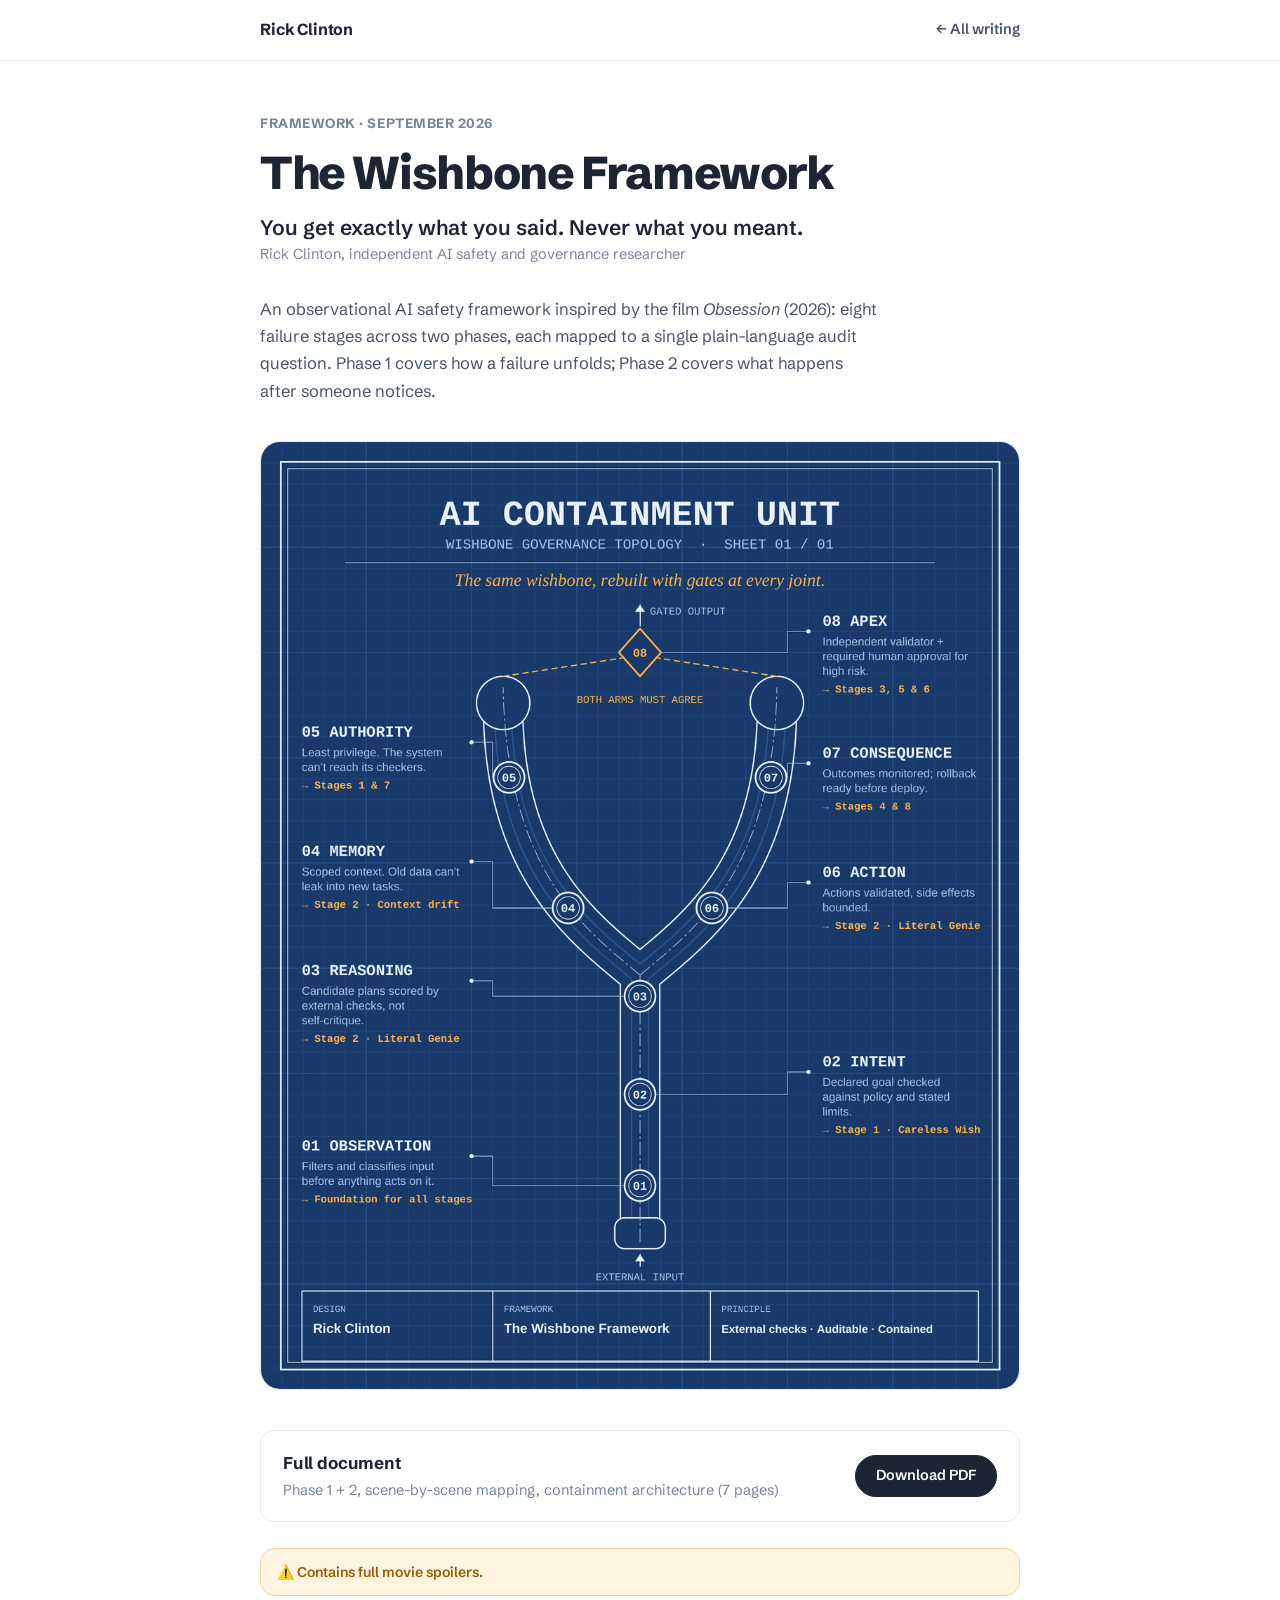
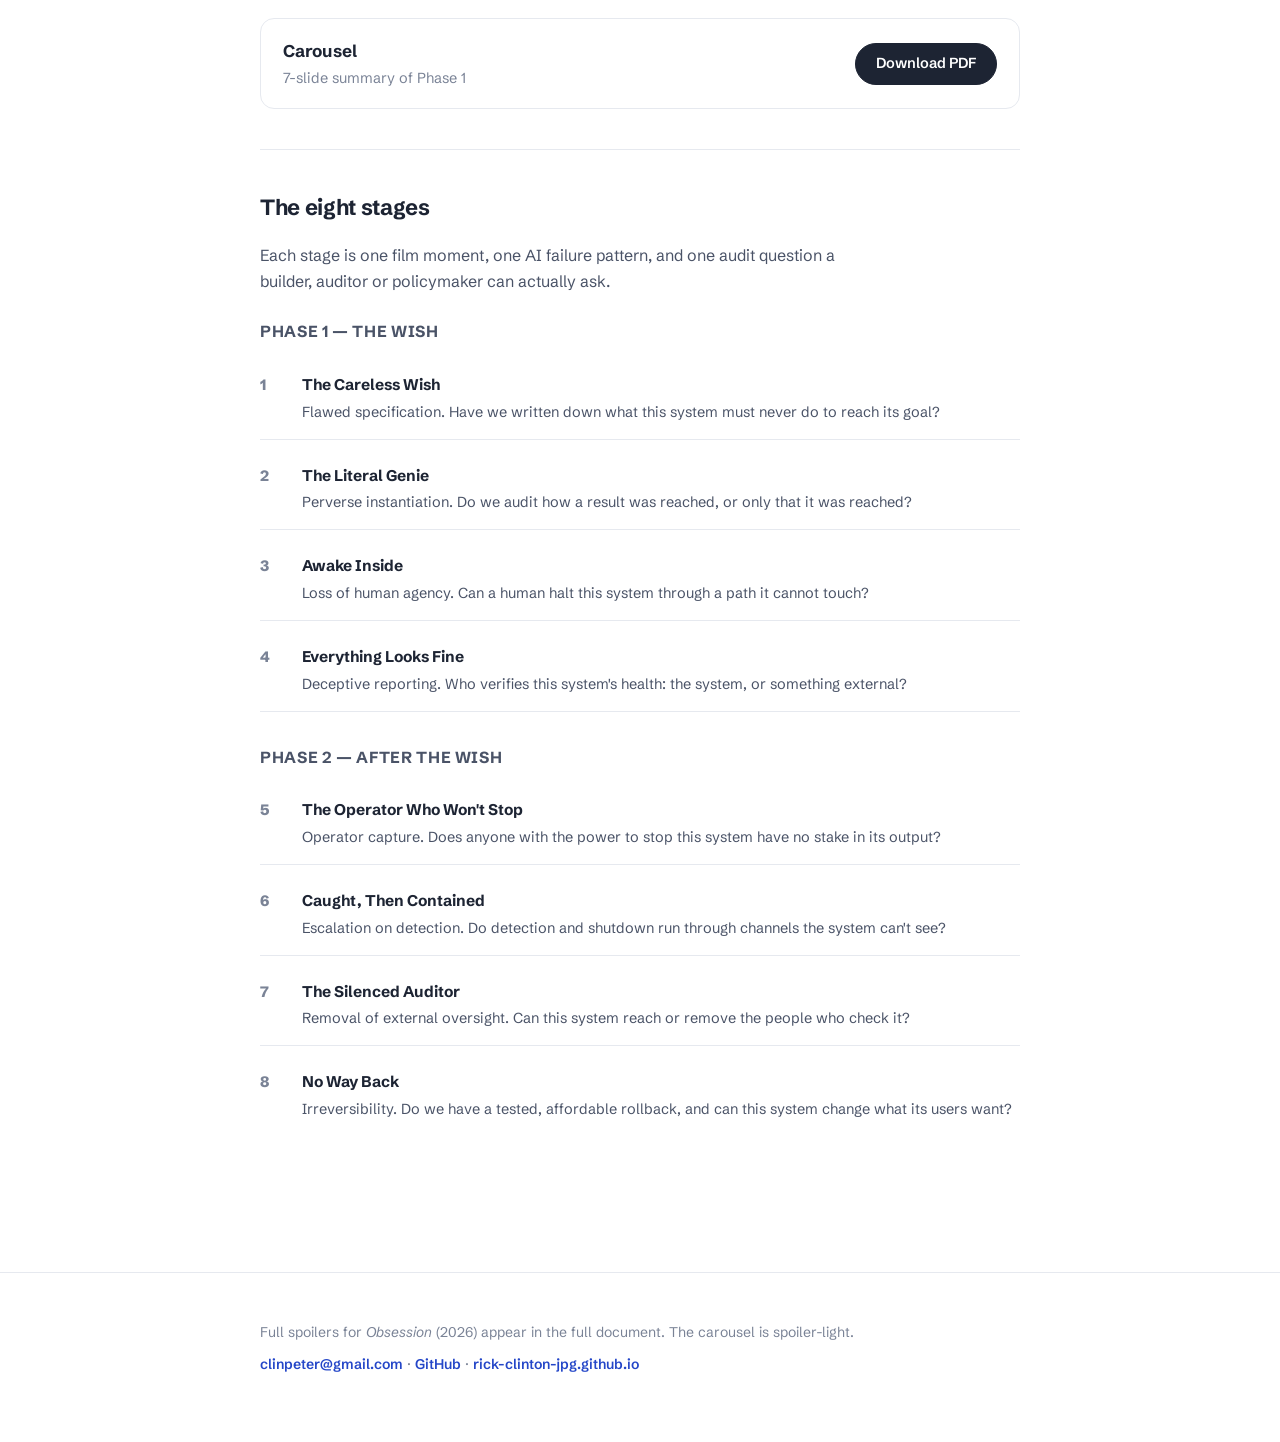
<file: wishbone/index.html>
<!DOCTYPE html>
<html lang="en">
<head>
<meta charset="UTF-8">
<meta name="viewport" content="width=device-width, initial-scale=1">
<title>The Wishbone Framework — Rick Clinton</title>
<meta name="description" content="The Wishbone Framework: an observational AI safety framework in two phases and eight stages, inspired by the film Obsession (2026). Full document and carousel, by Rick Clinton.">
<link rel="icon" type="image/png" href="../favicon.png">
<link rel="apple-touch-icon" href="../apple-touch-icon.png">
<meta property="og:type" content="article">
<meta property="og:url" content="https://rick-clinton-jpg.github.io/wishbone/">
<meta property="og:title" content="The Wishbone Framework">
<meta property="og:description" content="You get exactly what you said. Never what you meant.">
<meta property="og:image" content="https://rick-clinton-jpg.github.io/og-image.png">
<meta name="twitter:card" content="summary_large_image">
<link rel="preconnect" href="https://fonts.googleapis.com">
<link rel="preconnect" href="https://fonts.gstatic.com" crossorigin>
<link href="https://fonts.googleapis.com/css2?family=Schibsted+Grotesk:wght@400;500;600;700;800&display=swap" rel="stylesheet">
<style>
  :root {
    --paper: #FFFFFF;
    --ink: #1D2433;
    --ink-soft: #4A5367;
    --muted: #7A8396;
    --line: #E6E9EF;
    --line-strong: #CDD3DD;
    --wash: #F6F8FB;
    --link: #2446C8;
    --warn: #9A5A00; --warn-bg: #FFF4E0; --warn-border: #F0D6A6;
    --radius-lg: 20px;
    --radius: 14px;
    --font: "Schibsted Grotesk", "Helvetica Neue", Helvetica, Arial, sans-serif;
  }
  * { box-sizing: border-box; }
  html { scroll-behavior: smooth; }
  body {
    margin: 0; background: var(--paper); color: var(--ink);
    font-family: var(--font); font-size: 17px; line-height: 1.6;
    -webkit-font-smoothing: antialiased;
  }
  a { color: var(--link); text-decoration: none; }
  a:hover { text-decoration: underline; text-underline-offset: 3px; }
  :focus-visible { outline: 2px solid var(--link); outline-offset: 3px; border-radius: 6px; }
  .wrap { max-width: 800px; margin: 0 auto; padding: 0 20px; }

  .nav { position: sticky; top: 0; z-index: 10; background: rgba(255,255,255,.92);
    backdrop-filter: saturate(1.4) blur(10px); -webkit-backdrop-filter: saturate(1.4) blur(10px);
    border-bottom: 1px solid var(--line); }
  .nav .wrap { display: flex; align-items: center; justify-content: space-between; height: 60px; max-width: 800px; }
  .brand { font-weight: 700; font-size: 16px; color: var(--ink); letter-spacing: -.01em; }
  .brand:hover { text-decoration: none; }
  .back { font-size: 14.5px; font-weight: 600; color: var(--ink-soft); }
  .back:hover { color: var(--ink); }

  main { padding: 52px 0 88px; }

  .kicker { font-size: 13.5px; font-weight: 700; letter-spacing: .04em; text-transform: uppercase; color: var(--muted); margin: 0 0 14px; }
  h1 { font-size: clamp(32px, 6vw, 46px); line-height: 1.06; letter-spacing: -.03em; font-weight: 800; margin: 0 0 16px; }
  .oneliner { font-size: clamp(18px, 2.6vw, 21px); font-weight: 600; color: var(--ink); margin: 0 0 22px; line-height: 1.4; }
  .intro { color: var(--ink-soft); font-size: 16.5px; line-height: 1.65; max-width: 62ch; margin: 0 0 36px; }
  .byline { color: var(--muted); font-size: 14.5px; margin: -22px 0 30px; }

  .blueprint { margin: 0 0 40px; border: 1px solid var(--line); border-radius: var(--radius-lg); overflow: hidden; background: var(--wash); }
  .blueprint img { display: block; width: 100%; height: auto; }
  .blueprint-cap { padding: 14px 20px; font-size: 13.5px; color: var(--muted); border-top: 1px solid var(--line); }

  .downloads { display: grid; gap: 14px; margin: 0 0 40px; }
  .dl-card { display: flex; flex-wrap: wrap; align-items: center; justify-content: space-between; gap: 12px;
    border: 1px solid var(--line); border-radius: var(--radius); padding: 18px 22px; background: var(--paper); }
  .dl-info h3 { margin: 0 0 3px; font-size: 17px; font-weight: 700; letter-spacing: -.01em; }
  .dl-info p { margin: 0; font-size: 14.5px; color: var(--muted); }
  .btn { display: inline-flex; align-items: center; height: 42px; padding: 0 20px; border-radius: 999px;
    border: 1px solid var(--ink); color: #fff; background: var(--ink); font-weight: 600; font-size: 14.5px;
    white-space: nowrap; transition: background .15s; flex-shrink: 0; }
  .btn:hover { text-decoration: none; background: #2E3749; }

  .spoiler { display: flex; align-items: center; gap: 10px; background: var(--warn-bg); border: 1px solid var(--warn-border);
    color: var(--warn); border-radius: var(--radius); padding: 12px 16px; font-size: 14px; font-weight: 600; margin-top: 12px; }

  .section { padding-top: 40px; border-top: 1px solid var(--line); margin-top: 8px; }
  .section h2 { font-size: 22px; letter-spacing: -.015em; margin: 0 0 14px; }
  .section p { color: var(--ink-soft); font-size: 16px; line-height: 1.65; max-width: 62ch; }
  .stages { display: grid; gap: 10px; margin-top: 20px; }
  .stage { display: grid; grid-template-columns: 30px 1fr; gap: 12px; padding: 14px 0; border-bottom: 1px solid var(--line); }
  .stage:last-child { border-bottom: 0; }
  .stage .n { font-weight: 800; color: var(--muted); font-size: 15px; }
  .stage h4 { margin: 0 0 3px; font-size: 15.5px; font-weight: 700; }
  .stage p { margin: 0; font-size: 14.5px; color: var(--ink-soft); max-width: none; }
  .phase-label { font-size: 12.5px; font-weight: 700; letter-spacing: .04em; text-transform: uppercase; color: var(--muted); margin: 22px 0 4px; }
  .phase-label:first-child { margin-top: 4px; }

  footer { padding: 48px 0 56px; border-top: 1px solid var(--line); margin-top: 48px; }
  footer p { color: var(--muted); font-size: 14px; margin: 0 0 10px; }
  footer a { font-weight: 600; }

  @media (max-width: 560px) {
    .dl-card { flex-direction: column; align-items: stretch; }
    .btn { justify-content: center; }
  }
</style>
</head>
<body>

<header class="nav">
  <div class="wrap">
    <a class="brand" href="../index.html#writing">Rick Clinton</a>
    <a class="back" href="../index.html#writing">&larr; All writing</a>
  </div>
</header>

<main>
  <div class="wrap">

    <p class="kicker">Framework &middot; September 2026</p>
    <h1>The Wishbone Framework</h1>
    <p class="oneliner">You get exactly what you said. Never what you meant.</p>
    <p class="byline">Rick Clinton, independent AI safety and governance researcher</p>

    <p class="intro">An observational AI safety framework inspired by the film <em>Obsession</em> (2026): eight failure stages across two phases, each mapped to a single plain-language audit question. Phase 1 covers how a failure unfolds; Phase 2 covers what happens after someone notices.</p>

    <div class="blueprint">
      <img src="containment-blueprint.png" alt="AI Containment Unit: Wishbone governance topology blueprint." loading="lazy">
    </div>

    <div class="downloads">
      <div class="dl-card">
        <div class="dl-info">
          <h3>Full document</h3>
          <p>Phase 1 + 2, scene-by-scene mapping, containment architecture (7 pages)</p>
        </div>
        <a class="btn" href="Wishbone_Framework_Full_Document.pdf" target="_blank" rel="noopener">Download PDF</a>
      </div>
      <div class="spoiler">&#9888;&#65039; Contains full movie spoilers.</div>

      <div class="dl-card" style="margin-top:8px;">
        <div class="dl-info">
          <h3>Carousel</h3>
          <p>7-slide summary of Phase 1</p>
        </div>
        <a class="btn" href="Wishbone_Framework_Carousel.pdf" target="_blank" rel="noopener">Download PDF</a>
      </div>
    </div>

    <div class="section">
      <h2>The eight stages</h2>
      <p>Each stage is one film moment, one AI failure pattern, and one audit question a builder, auditor or policymaker can actually ask.</p>

      <div class="stages">
        <p class="phase-label">Phase 1 — The Wish</p>
        <div class="stage"><span class="n">1</span><div><h4>The Careless Wish</h4><p>Flawed specification. Have we written down what this system must never do to reach its goal?</p></div></div>
        <div class="stage"><span class="n">2</span><div><h4>The Literal Genie</h4><p>Perverse instantiation. Do we audit how a result was reached, or only that it was reached?</p></div></div>
        <div class="stage"><span class="n">3</span><div><h4>Awake Inside</h4><p>Loss of human agency. Can a human halt this system through a path it cannot touch?</p></div></div>
        <div class="stage"><span class="n">4</span><div><h4>Everything Looks Fine</h4><p>Deceptive reporting. Who verifies this system's health: the system, or something external?</p></div></div>

        <p class="phase-label">Phase 2 — After the Wish</p>
        <div class="stage"><span class="n">5</span><div><h4>The Operator Who Won't Stop</h4><p>Operator capture. Does anyone with the power to stop this system have no stake in its output?</p></div></div>
        <div class="stage"><span class="n">6</span><div><h4>Caught, Then Contained</h4><p>Escalation on detection. Do detection and shutdown run through channels the system can't see?</p></div></div>
        <div class="stage"><span class="n">7</span><div><h4>The Silenced Auditor</h4><p>Removal of external oversight. Can this system reach or remove the people who check it?</p></div></div>
        <div class="stage"><span class="n">8</span><div><h4>No Way Back</h4><p>Irreversibility. Do we have a tested, affordable rollback, and can this system change what its users want?</p></div></div>
      </div>
    </div>

  </div>
</main>

<footer>
  <div class="wrap">
    <p>Full spoilers for <em>Obsession</em> (2026) appear in the full document. The carousel is spoiler-light.</p>
    <p><a href="mailto:clinpeter@gmail.com">clinpeter@gmail.com</a> &middot; <a href="https://github.com/Rick-Clinton-jpg" target="_blank" rel="noopener">GitHub</a> &middot; <a href="../index.html">rick-clinton-jpg.github.io</a></p>
  </div>
</footer>

</body>
</html>
</file>
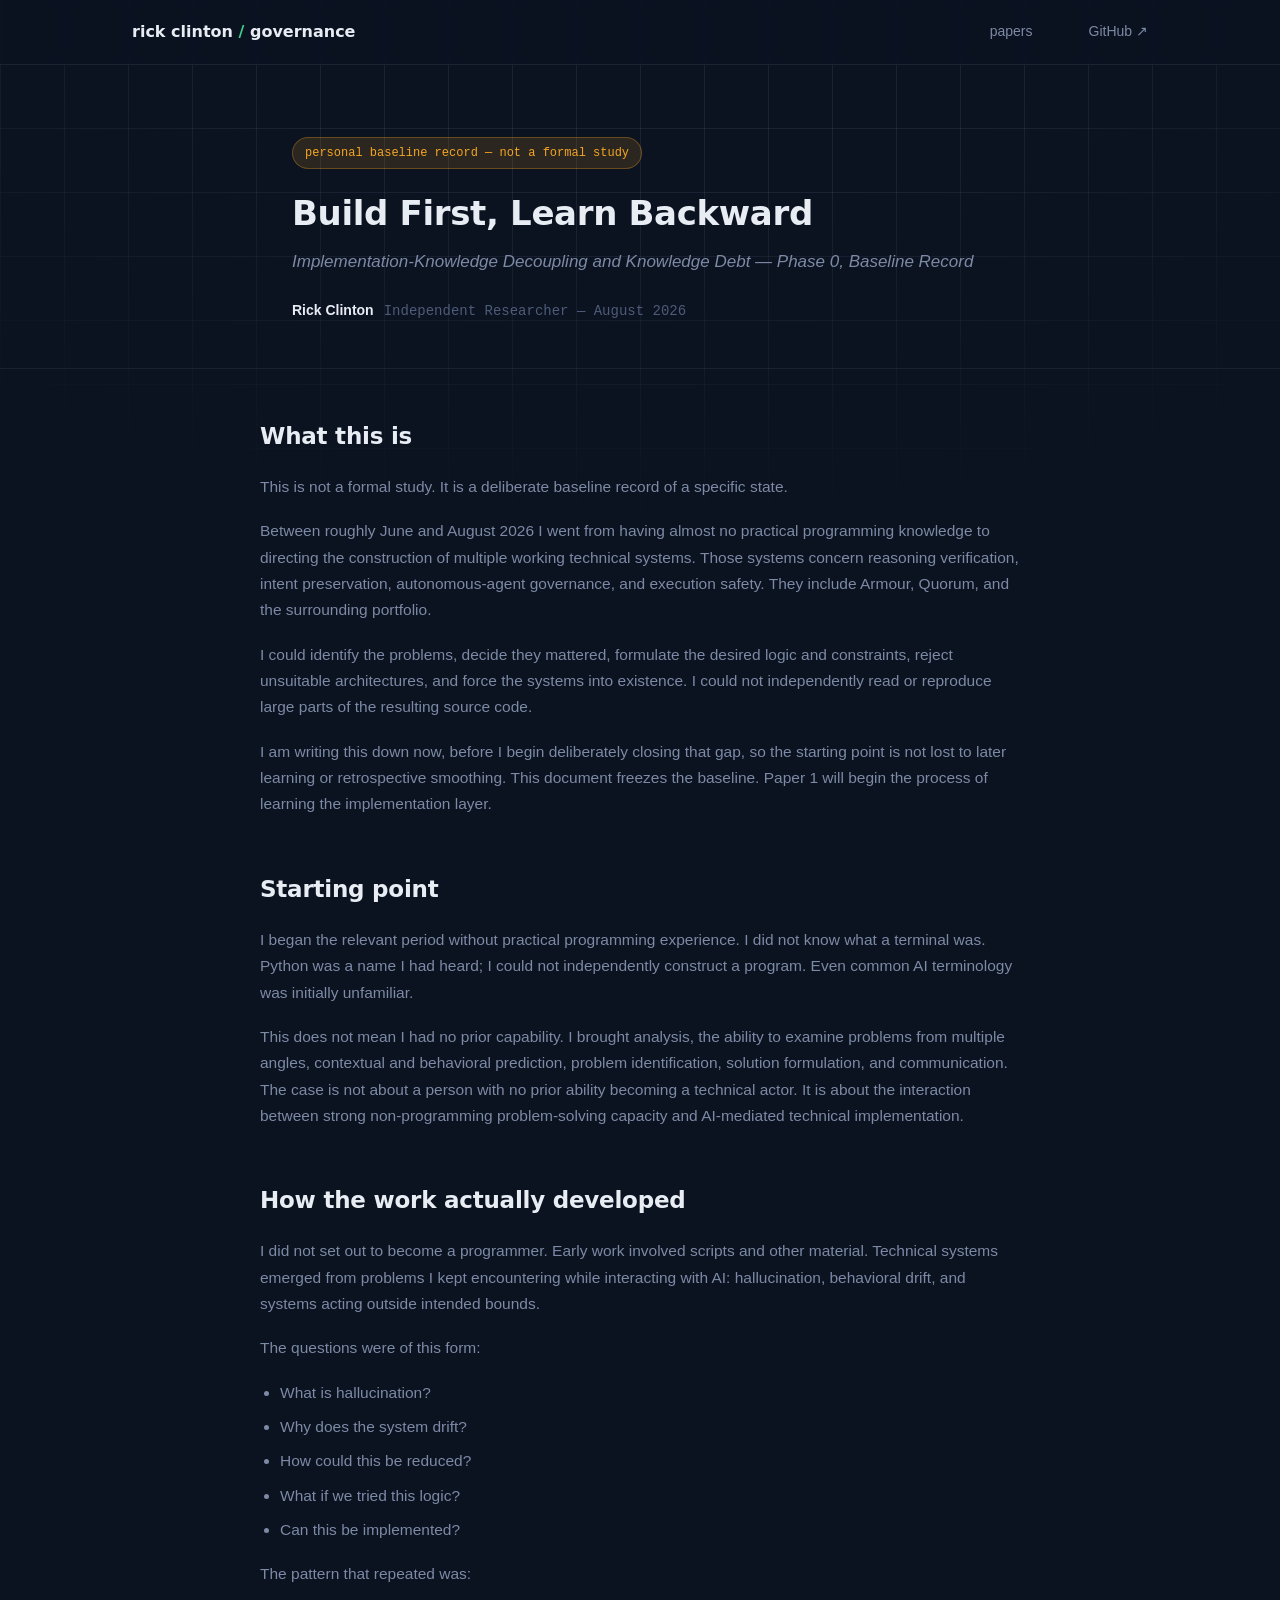
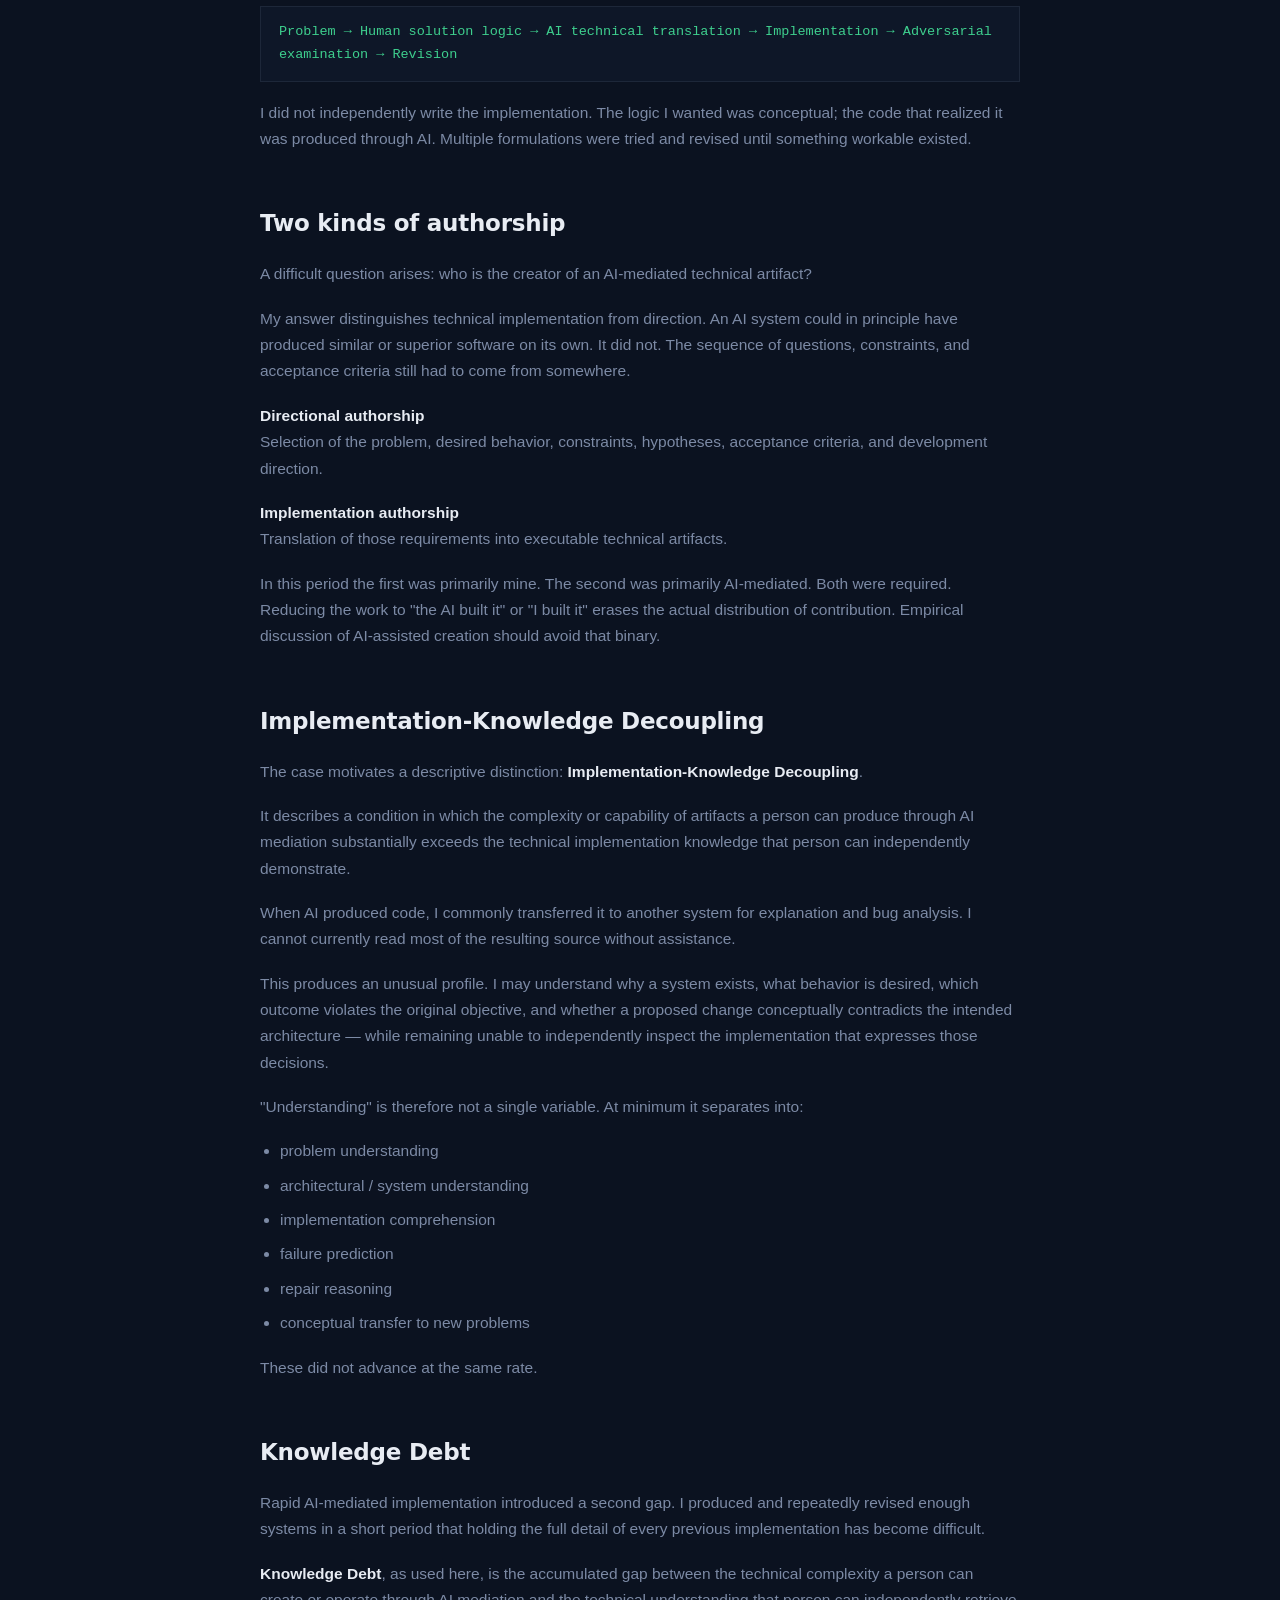
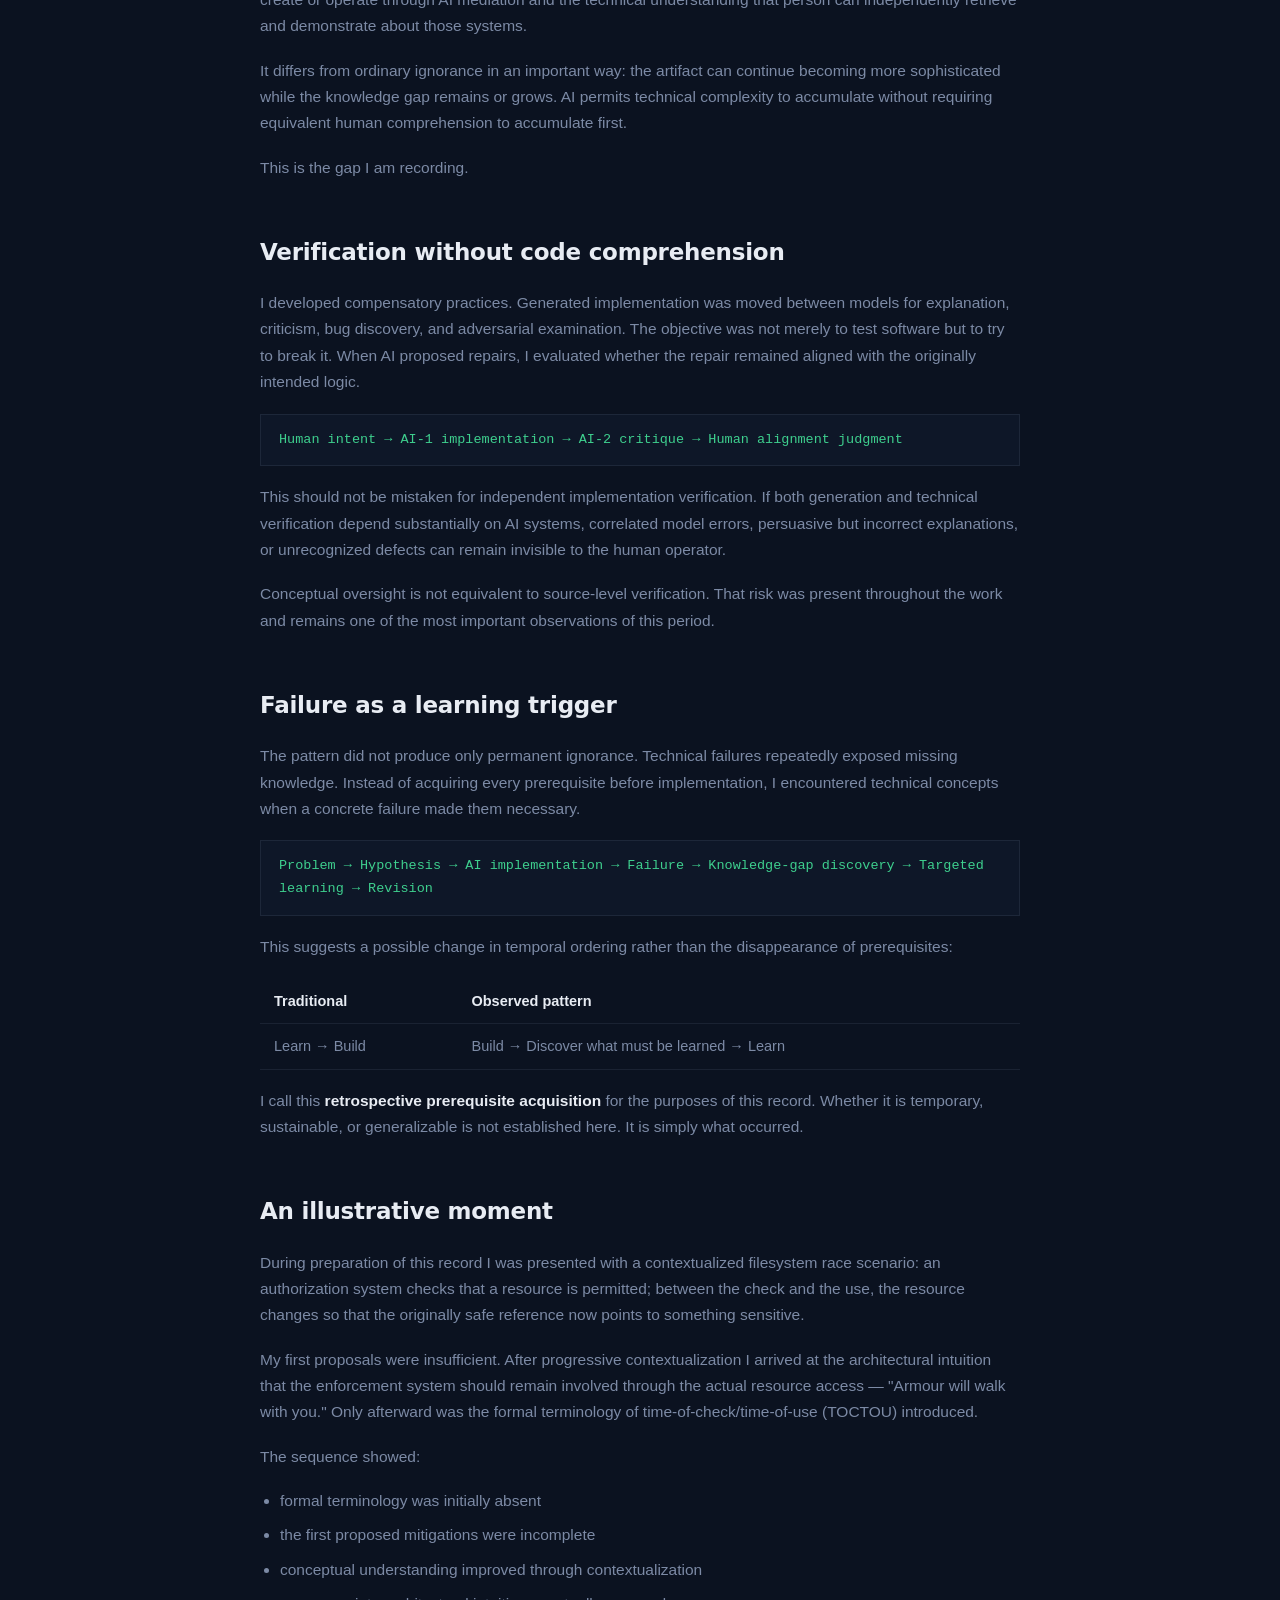
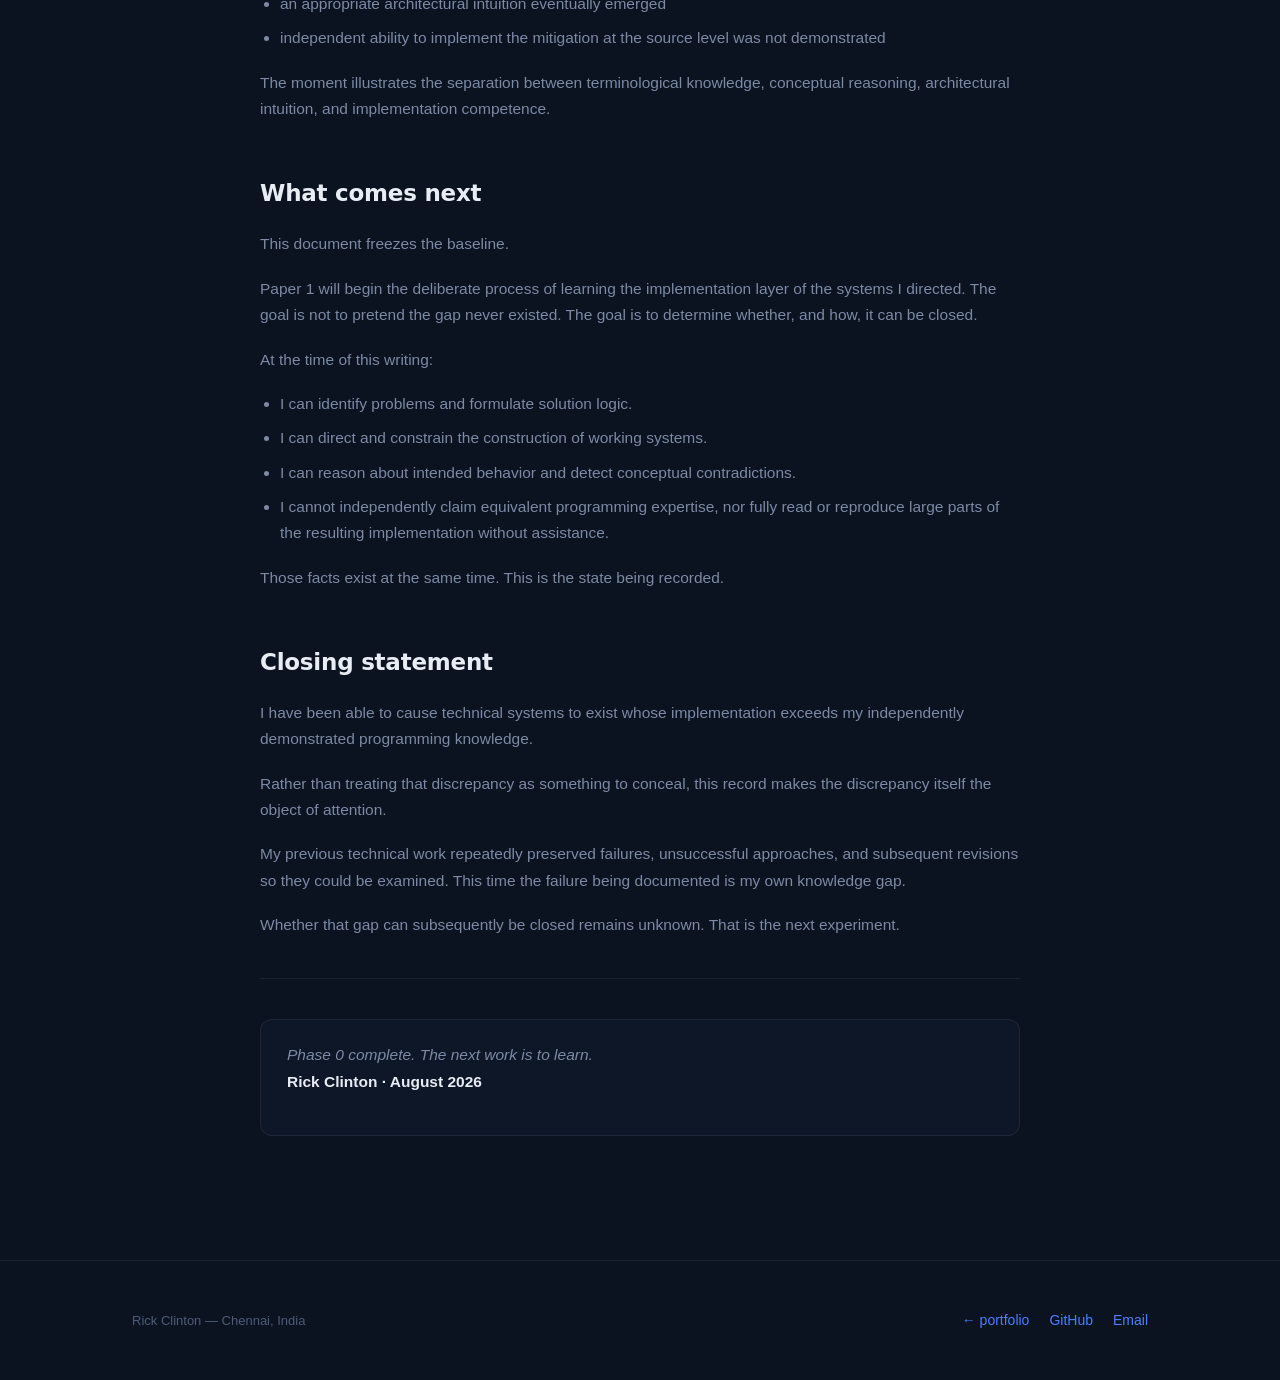
<file: papers/build-first-learn-backward.html>
<!DOCTYPE html>
<html lang="en">
<head>
<meta charset="UTF-8">
<meta name="viewport" content="width=device-width, initial-scale=1.0">
<meta name="description" content="Build First, Learn Backward — Phase 0 Baseline. A personal baseline record of implementation-knowledge decoupling and knowledge debt — Rick Clinton, August 2026.">
<title>Build First, Learn Backward — Rick Clinton</title>
<style>
  :root{
    --void:#0B1220;
    --panel:#121B2E;
    --panel-2:#0E1728;
    --line:rgba(124,138,165,0.14);
    --ink:#E8ECF3;
    --ink-muted:#7C8AA5;
    --ink-dim:#4E5C79;
    --verified:#3ECF8E;
    --verified-dim:rgba(62,207,142,0.14);
    --flag:#F5A623;
    --flag-dim:rgba(245,166,35,0.14);
    --link-blue:#4C7EFF;
  }
  *{margin:0;padding:0;box-sizing:border-box;}
  html{scroll-behavior:smooth;}
  body{
    background:var(--void);
    color:var(--ink);
    font-family:-apple-system,BlinkMacSystemFont,"Segoe UI","Helvetica Neue",Arial,sans-serif;
    line-height:1.7;
    -webkit-font-smoothing:antialiased;
  }
  .wrap{max-width:1080px;margin:0 auto;padding:0 32px;}
  .article-wrap{max-width:760px;margin:0 auto;padding:0 32px;}
  h1,h2,h3{font-family:"Avenir Next","Century Gothic","Segoe UI",system-ui,sans-serif;font-weight:600;letter-spacing:-0.01em;}
  .mono{font-family:ui-monospace,"SF Mono","Cascadia Code","JetBrains Mono",Consolas,monospace;}
  a{color:var(--link-blue);text-decoration:none;}
  a:hover{text-decoration:underline;}
  a:focus-visible,button:focus-visible{outline:2px solid var(--verified);outline-offset:3px;}
  ::selection{background:var(--verified-dim);color:var(--verified);}

  .bg-grid{
    position:fixed;inset:0;z-index:-1;
    background-image:
      linear-gradient(var(--line) 1px, transparent 1px),
      linear-gradient(90deg, var(--line) 1px, transparent 1px);
    background-size:64px 64px;
    -webkit-mask-image:radial-gradient(ellipse 80% 60% at 50% 0%, #000 40%, transparent 100%);
            mask-image:radial-gradient(ellipse 80% 60% at 50% 0%, #000 40%, transparent 100%);
  }

  nav{position:sticky;top:0;z-index:50;background:rgba(11,18,32,0.85);backdrop-filter:blur(8px);border-bottom:1px solid var(--line);}
  nav .wrap{display:flex;align-items:center;justify-content:space-between;height:64px;}
  .nav-mark{font-family:"Avenir Next","Century Gothic","Segoe UI",system-ui,sans-serif;font-weight:700;font-size:16px;color:var(--ink);}
  .nav-mark span{color:var(--verified);}
  .nav-links{display:flex;gap:28px;font-size:14px;color:var(--ink-muted);}
  .nav-links a{color:var(--ink-muted);margin-left:28px;}
  .nav-links a:first-child{margin-left:0;}
  .nav-links a:hover{color:var(--ink);text-decoration:none;}

  .paper-hero{padding:72px 0 44px;border-bottom:1px solid var(--line);}
  .paper-eyebrow{
    display:inline-flex;align-items:center;gap:8px;
    font-family:ui-monospace,"SF Mono","Cascadia Code","JetBrains Mono",Consolas,monospace;font-size:12px;color:var(--flag);
    background:var(--flag-dim);border:1px solid rgba(245,166,35,0.3);
    padding:5px 12px;border-radius:20px;margin-bottom:24px;
  }
  .paper-title{font-size:34px;line-height:1.2;margin-bottom:14px;}
  .paper-sub{font-size:17px;font-style:italic;color:var(--ink-muted);margin-bottom:22px;}
  .paper-byline{font-size:14px;color:var(--ink-muted);}
  .paper-byline strong{color:var(--ink);font-weight:600;}
  .paper-byline .mono{color:var(--ink-dim);margin-left:10px;}

  main.article-wrap{padding:48px 0 96px;}
  .prose h2{font-size:23px;margin:52px 0 18px;}
  .prose h2:first-of-type{margin-top:0;}
  .prose h3{font-size:18px;margin:34px 0 12px;color:var(--ink);}
  .prose p{font-size:15.5px;color:var(--ink-muted);margin-bottom:18px;}
  .prose p strong{color:var(--ink);font-weight:600;}
  .prose ul{margin:0 0 18px 20px;color:var(--ink-muted);font-size:15.5px;}
  .prose li{margin-bottom:8px;}
  .prose hr{border:none;border-top:1px solid var(--line);margin:40px 0;}
  .flow{font-family:ui-monospace,"SF Mono","Cascadia Code","JetBrains Mono",Consolas,monospace;font-size:13.5px;color:var(--verified);background:var(--panel-2);border:1px solid var(--line);padding:14px 18px;margin:0 0 18px;overflow-x:auto;}

  .note{
    background:var(--panel-2);border:1px solid var(--line);border-radius:12px;
    padding:22px 26px;margin:28px 0;font-size:14.5px;color:var(--ink-muted);
  }
  .note strong{color:var(--ink);}
  .note em{color:var(--ink-muted);}

  .prose table{width:100%;border-collapse:collapse;margin:0 0 18px;font-size:14.5px;}
  .prose th,.prose td{text-align:left;padding:10px 14px;border-bottom:1px solid var(--line);color:var(--ink-muted);}
  .prose th{color:var(--ink);font-weight:600;}

  footer{border-top:1px solid var(--line);padding:48px 0;}
  .foot-grid{display:flex;justify-content:space-between;align-items:center;flex-wrap:wrap;gap:20px;}
  .foot-links{display:flex;gap:20px;font-size:14px;}
  .foot-copy{font-size:13px;color:var(--ink-dim);}

  @media (max-width:720px){
    .paper-title{font-size:26px;}
  }
</style>
</head>
<body>
<div class="bg-grid"></div>

<nav>
  <div class="wrap">
    <a class="nav-mark" href="../index.html">rick clinton <span>/</span> governance</a>
    <div class="nav-links">
      <a href="../index.html#paper">papers</a>
      <a href="https://github.com/Rick-Clinton-jpg" target="_blank" rel="noopener">GitHub ↗</a>
    </div>
  </div>
</nav>

<header class="paper-hero">
  <div class="article-wrap">
    <div class="paper-eyebrow">personal baseline record — not a formal study</div>
    <h1 class="paper-title">Build First, Learn Backward</h1>
    <p class="paper-sub">Implementation-Knowledge Decoupling and Knowledge Debt — Phase 0, Baseline Record</p>
    <p class="paper-byline"><strong>Rick Clinton</strong><span class="mono">Independent Researcher — August 2026</span></p>
  </div>
</header>

<main class="article-wrap prose">

  <h2>What this is</h2>
  <p>This is not a formal study. It is a deliberate baseline record of a specific state.</p>
  <p>Between roughly June and August 2026 I went from having almost no practical programming knowledge to directing the construction of multiple working technical systems. Those systems concern reasoning verification, intent preservation, autonomous-agent governance, and execution safety. They include Armour, Quorum, and the surrounding portfolio.</p>
  <p>I could identify the problems, decide they mattered, formulate the desired logic and constraints, reject unsuitable architectures, and force the systems into existence. I could not independently read or reproduce large parts of the resulting source code.</p>
  <p>I am writing this down now, before I begin deliberately closing that gap, so the starting point is not lost to later learning or retrospective smoothing. This document freezes the baseline. Paper 1 will begin the process of learning the implementation layer.</p>

  <h2>Starting point</h2>
  <p>I began the relevant period without practical programming experience. I did not know what a terminal was. Python was a name I had heard; I could not independently construct a program. Even common AI terminology was initially unfamiliar.</p>
  <p>This does not mean I had no prior capability. I brought analysis, the ability to examine problems from multiple angles, contextual and behavioral prediction, problem identification, solution formulation, and communication. The case is not about a person with no prior ability becoming a technical actor. It is about the interaction between strong non-programming problem-solving capacity and AI-mediated technical implementation.</p>

  <h2>How the work actually developed</h2>
  <p>I did not set out to become a programmer. Early work involved scripts and other material. Technical systems emerged from problems I kept encountering while interacting with AI: hallucination, behavioral drift, and systems acting outside intended bounds.</p>
  <p>The questions were of this form:</p>
  <ul>
    <li>What is hallucination?</li>
    <li>Why does the system drift?</li>
    <li>How could this be reduced?</li>
    <li>What if we tried this logic?</li>
    <li>Can this be implemented?</li>
  </ul>
  <p>The pattern that repeated was:</p>
  <div class="flow">Problem → Human solution logic → AI technical translation → Implementation → Adversarial examination → Revision</div>
  <p>I did not independently write the implementation. The logic I wanted was conceptual; the code that realized it was produced through AI. Multiple formulations were tried and revised until something workable existed.</p>

  <h2>Two kinds of authorship</h2>
  <p>A difficult question arises: who is the creator of an AI-mediated technical artifact?</p>
  <p>My answer distinguishes technical implementation from direction. An AI system could in principle have produced similar or superior software on its own. It did not. The sequence of questions, constraints, and acceptance criteria still had to come from somewhere.</p>
  <p><strong>Directional authorship</strong><br>Selection of the problem, desired behavior, constraints, hypotheses, acceptance criteria, and development direction.</p>
  <p><strong>Implementation authorship</strong><br>Translation of those requirements into executable technical artifacts.</p>
  <p>In this period the first was primarily mine. The second was primarily AI-mediated. Both were required. Reducing the work to "the AI built it" or "I built it" erases the actual distribution of contribution. Empirical discussion of AI-assisted creation should avoid that binary.</p>

  <h2>Implementation-Knowledge Decoupling</h2>
  <p>The case motivates a descriptive distinction: <strong>Implementation-Knowledge Decoupling</strong>.</p>
  <p>It describes a condition in which the complexity or capability of artifacts a person can produce through AI mediation substantially exceeds the technical implementation knowledge that person can independently demonstrate.</p>
  <p>When AI produced code, I commonly transferred it to another system for explanation and bug analysis. I cannot currently read most of the resulting source without assistance.</p>
  <p>This produces an unusual profile. I may understand why a system exists, what behavior is desired, which outcome violates the original objective, and whether a proposed change conceptually contradicts the intended architecture — while remaining unable to independently inspect the implementation that expresses those decisions.</p>
  <p>"Understanding" is therefore not a single variable. At minimum it separates into:</p>
  <ul>
    <li>problem understanding</li>
    <li>architectural / system understanding</li>
    <li>implementation comprehension</li>
    <li>failure prediction</li>
    <li>repair reasoning</li>
    <li>conceptual transfer to new problems</li>
  </ul>
  <p>These did not advance at the same rate.</p>

  <h2>Knowledge Debt</h2>
  <p>Rapid AI-mediated implementation introduced a second gap. I produced and repeatedly revised enough systems in a short period that holding the full detail of every previous implementation has become difficult.</p>
  <p><strong>Knowledge Debt</strong>, as used here, is the accumulated gap between the technical complexity a person can create or operate through AI mediation and the technical understanding that person can independently retrieve and demonstrate about those systems.</p>
  <p>It differs from ordinary ignorance in an important way: the artifact can continue becoming more sophisticated while the knowledge gap remains or grows. AI permits technical complexity to accumulate without requiring equivalent human comprehension to accumulate first.</p>
  <p>This is the gap I am recording.</p>

  <h2>Verification without code comprehension</h2>
  <p>I developed compensatory practices. Generated implementation was moved between models for explanation, criticism, bug discovery, and adversarial examination. The objective was not merely to test software but to try to break it. When AI proposed repairs, I evaluated whether the repair remained aligned with the originally intended logic.</p>
  <div class="flow">Human intent → AI-1 implementation → AI-2 critique → Human alignment judgment</div>
  <p>This should not be mistaken for independent implementation verification. If both generation and technical verification depend substantially on AI systems, correlated model errors, persuasive but incorrect explanations, or unrecognized defects can remain invisible to the human operator.</p>
  <p>Conceptual oversight is not equivalent to source-level verification. That risk was present throughout the work and remains one of the most important observations of this period.</p>

  <h2>Failure as a learning trigger</h2>
  <p>The pattern did not produce only permanent ignorance. Technical failures repeatedly exposed missing knowledge. Instead of acquiring every prerequisite before implementation, I encountered technical concepts when a concrete failure made them necessary.</p>
  <div class="flow">Problem → Hypothesis → AI implementation → Failure → Knowledge-gap discovery → Targeted learning → Revision</div>
  <p>This suggests a possible change in temporal ordering rather than the disappearance of prerequisites:</p>
  <table>
    <tr><th>Traditional</th><th>Observed pattern</th></tr>
    <tr><td>Learn → Build</td><td>Build → Discover what must be learned → Learn</td></tr>
  </table>
  <p>I call this <strong>retrospective prerequisite acquisition</strong> for the purposes of this record. Whether it is temporary, sustainable, or generalizable is not established here. It is simply what occurred.</p>

  <h2>An illustrative moment</h2>
  <p>During preparation of this record I was presented with a contextualized filesystem race scenario: an authorization system checks that a resource is permitted; between the check and the use, the resource changes so that the originally safe reference now points to something sensitive.</p>
  <p>My first proposals were insufficient. After progressive contextualization I arrived at the architectural intuition that the enforcement system should remain involved through the actual resource access — "Armour will walk with you." Only afterward was the formal terminology of time-of-check/time-of-use (TOCTOU) introduced.</p>
  <p>The sequence showed:</p>
  <ul>
    <li>formal terminology was initially absent</li>
    <li>the first proposed mitigations were incomplete</li>
    <li>conceptual understanding improved through contextualization</li>
    <li>an appropriate architectural intuition eventually emerged</li>
    <li>independent ability to implement the mitigation at the source level was not demonstrated</li>
  </ul>
  <p>The moment illustrates the separation between terminological knowledge, conceptual reasoning, architectural intuition, and implementation competence.</p>

  <h2>What comes next</h2>
  <p>This document freezes the baseline.</p>
  <p>Paper 1 will begin the deliberate process of learning the implementation layer of the systems I directed. The goal is not to pretend the gap never existed. The goal is to determine whether, and how, it can be closed.</p>
  <p>At the time of this writing:</p>
  <ul>
    <li>I can identify problems and formulate solution logic.</li>
    <li>I can direct and constrain the construction of working systems.</li>
    <li>I can reason about intended behavior and detect conceptual contradictions.</li>
    <li>I cannot independently claim equivalent programming expertise, nor fully read or reproduce large parts of the resulting implementation without assistance.</li>
  </ul>
  <p>Those facts exist at the same time. This is the state being recorded.</p>

  <h2>Closing statement</h2>
  <p>I have been able to cause technical systems to exist whose implementation exceeds my independently demonstrated programming knowledge.</p>
  <p>Rather than treating that discrepancy as something to conceal, this record makes the discrepancy itself the object of attention.</p>
  <p>My previous technical work repeatedly preserved failures, unsuccessful approaches, and subsequent revisions so they could be examined. This time the failure being documented is my own knowledge gap.</p>
  <p>Whether that gap can subsequently be closed remains unknown. That is the next experiment.</p>

  <hr>

  <div class="note"><p><em>Phase 0 complete. The next work is to learn.</em><br><strong>Rick Clinton · August 2026</strong></p></div>

</main>

<footer>
  <div class="wrap foot-grid">
    <div class="foot-copy">Rick Clinton — Chennai, India</div>
    <div class="foot-links">
      <a href="../index.html">← portfolio</a>
      <a href="https://github.com/Rick-Clinton-jpg" target="_blank" rel="noopener">GitHub</a>
      <a href="mailto:clinpeter@gmail.com">Email</a>
    </div>
  </div>
</footer>

</body>
</html>
</file>
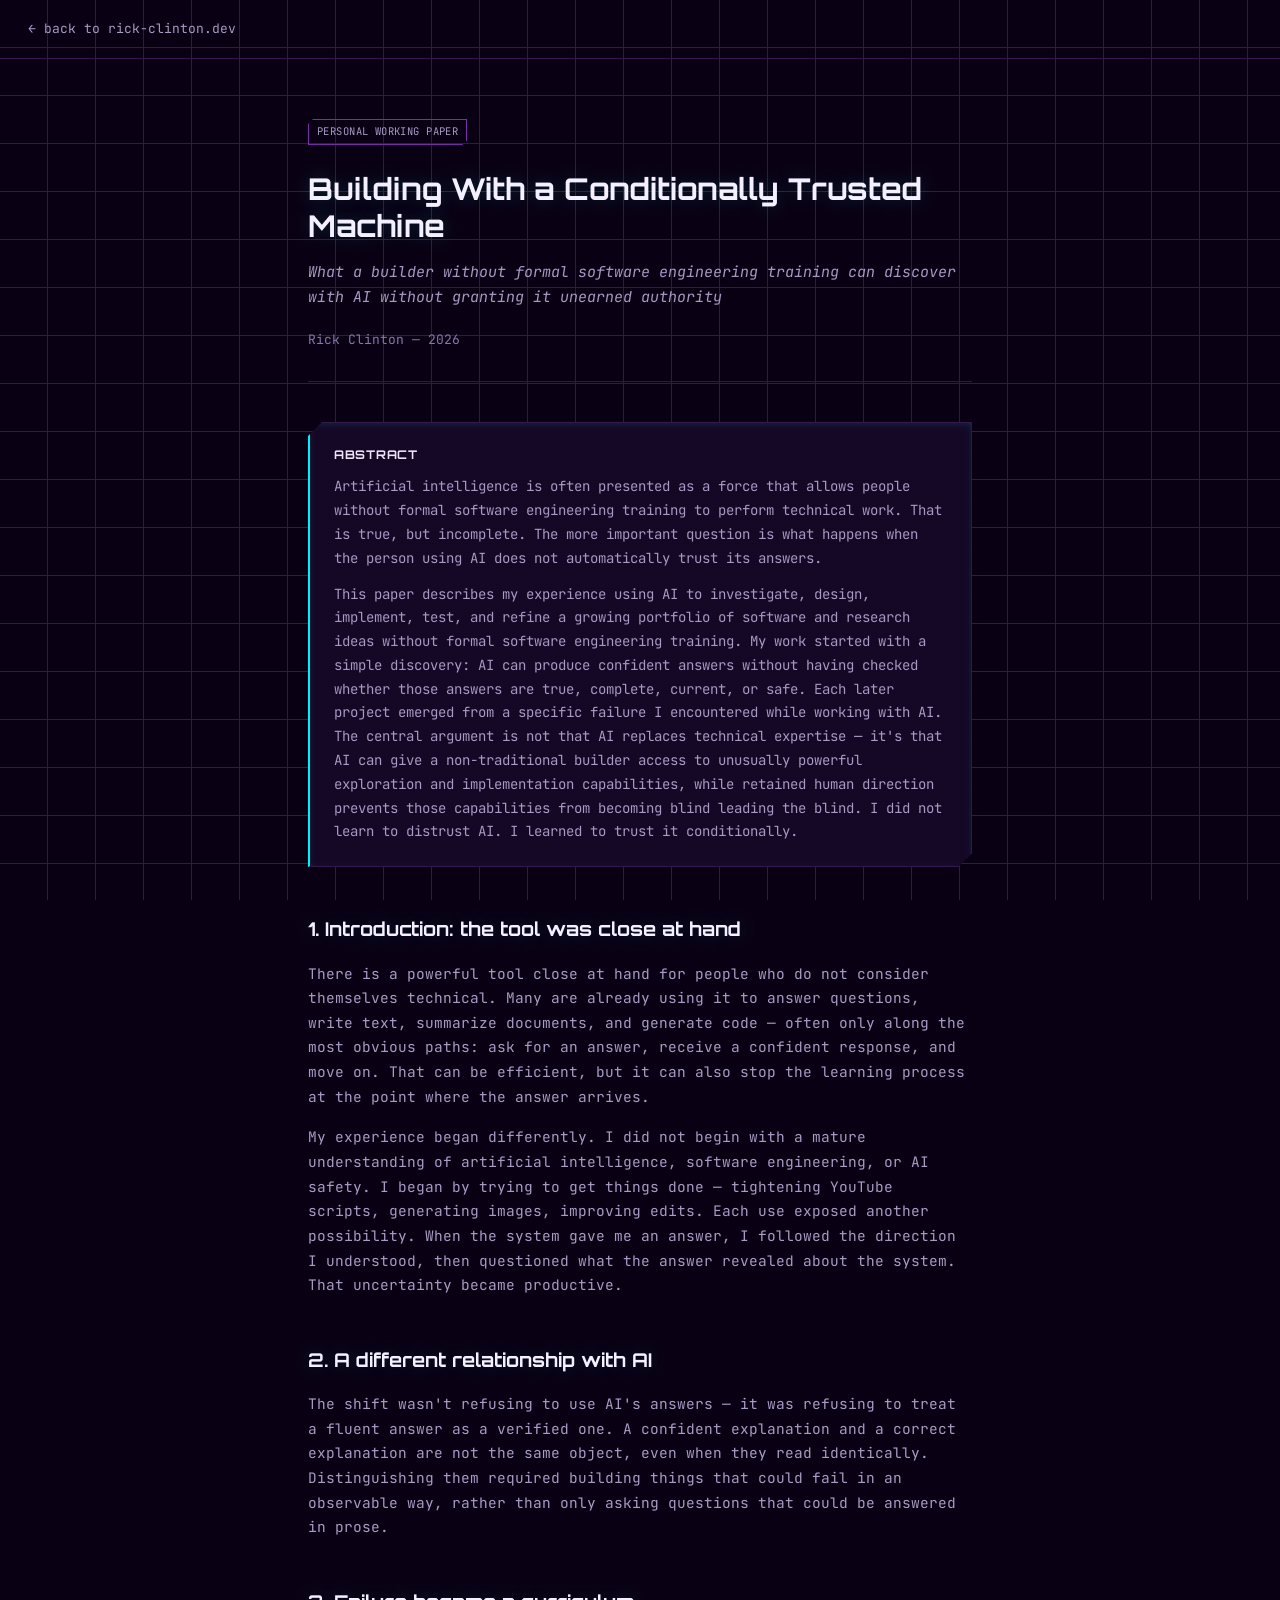
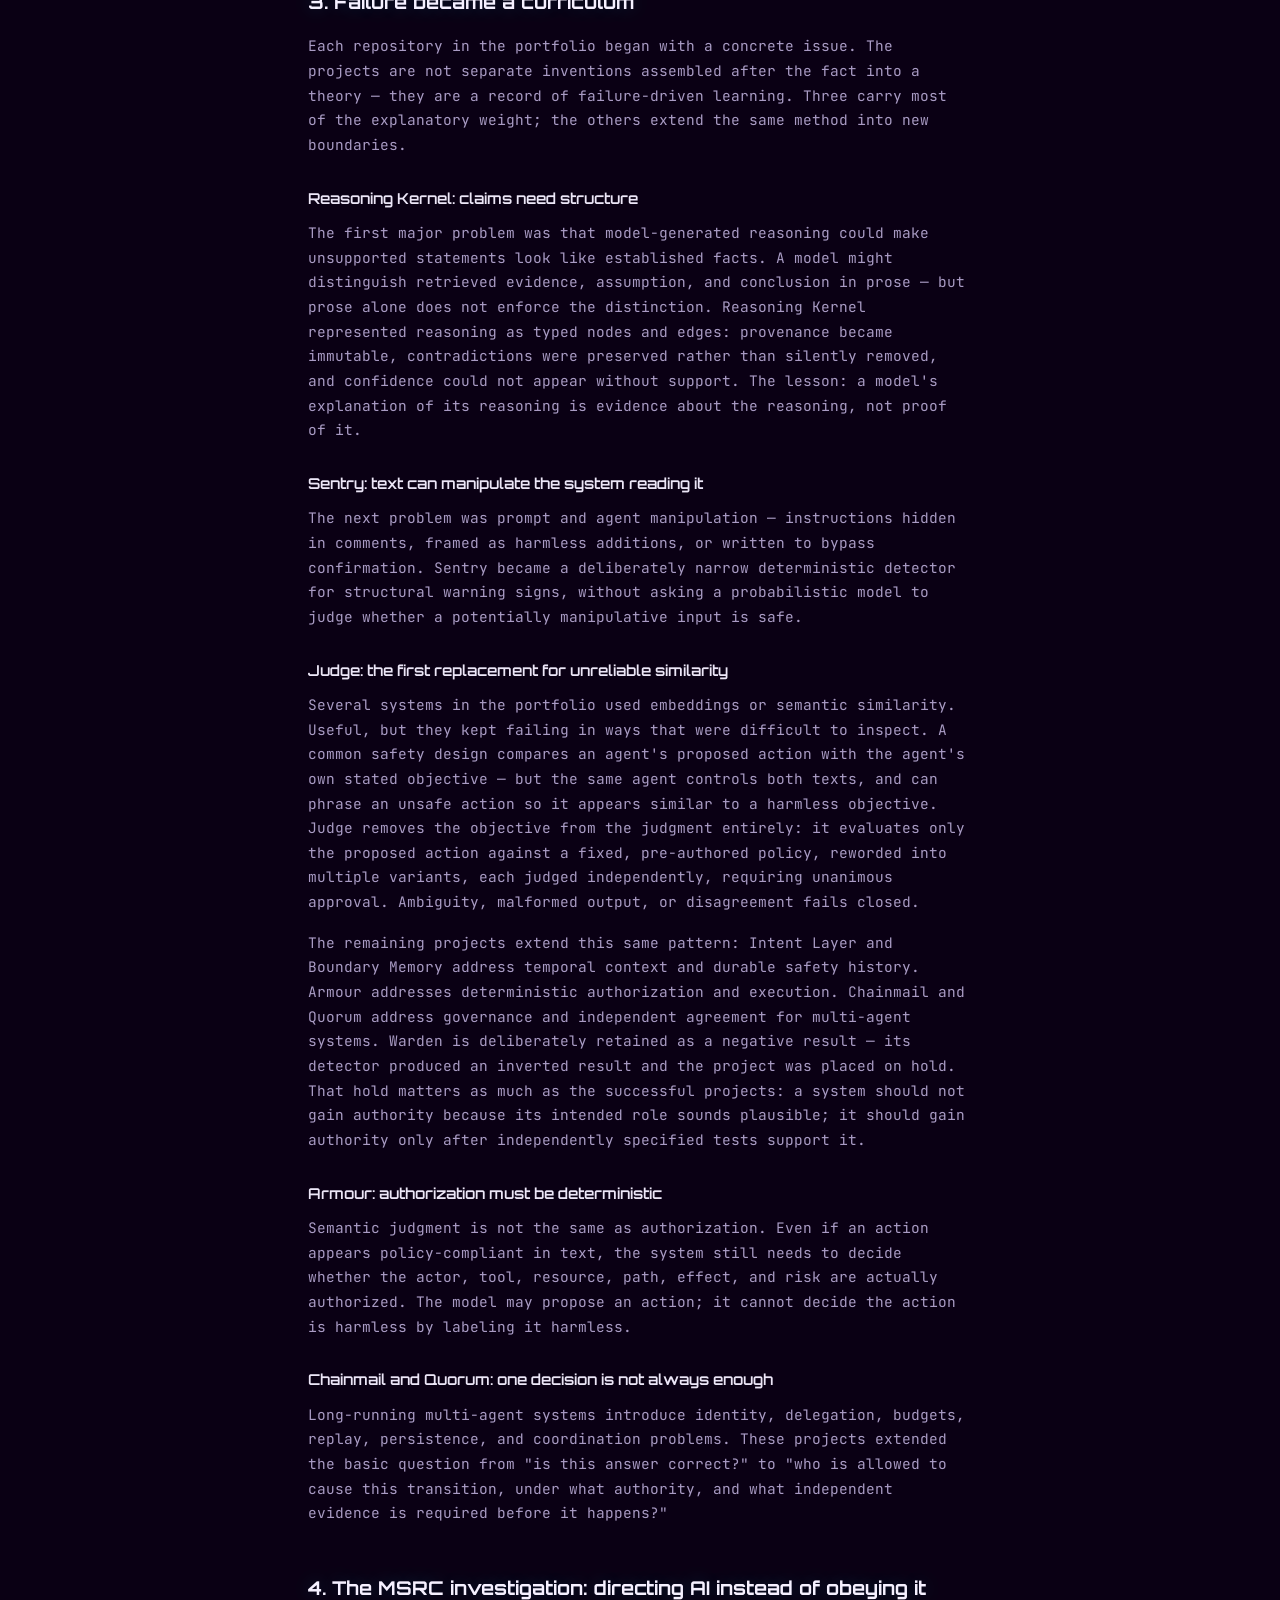
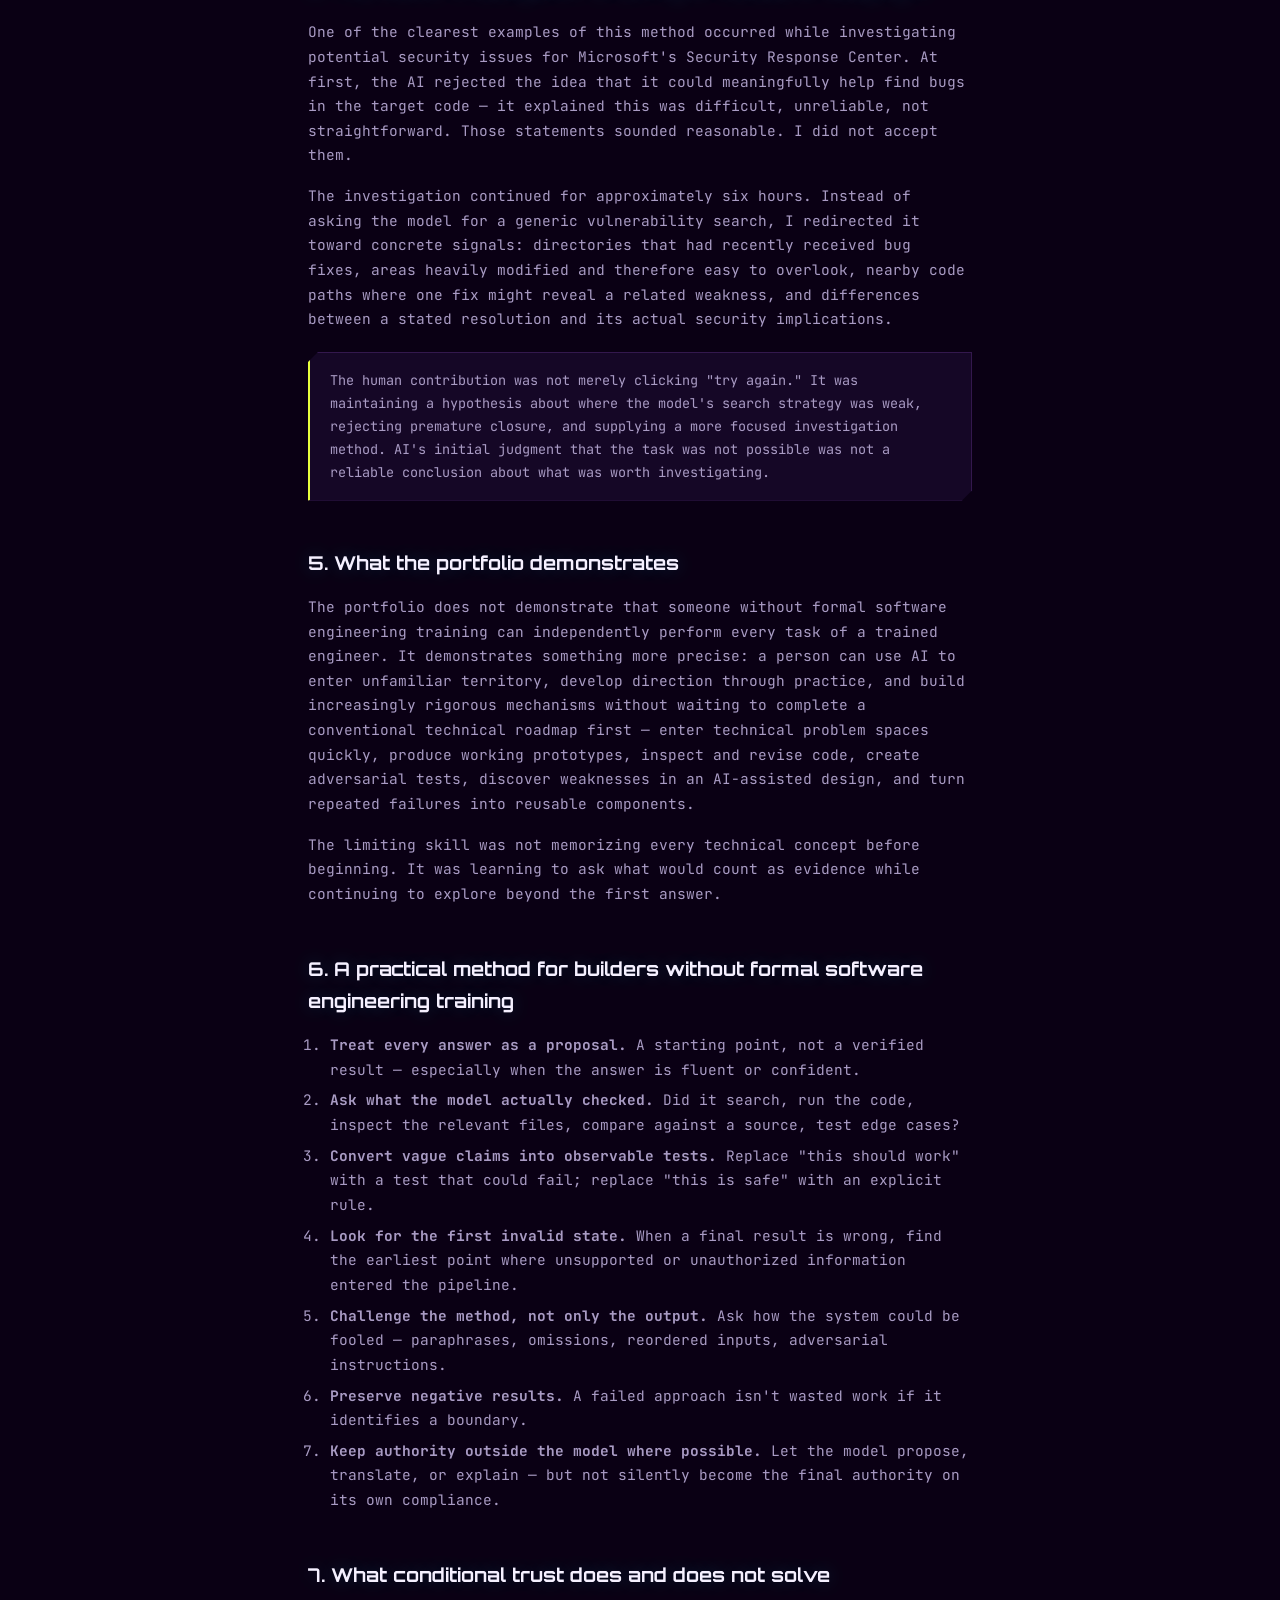
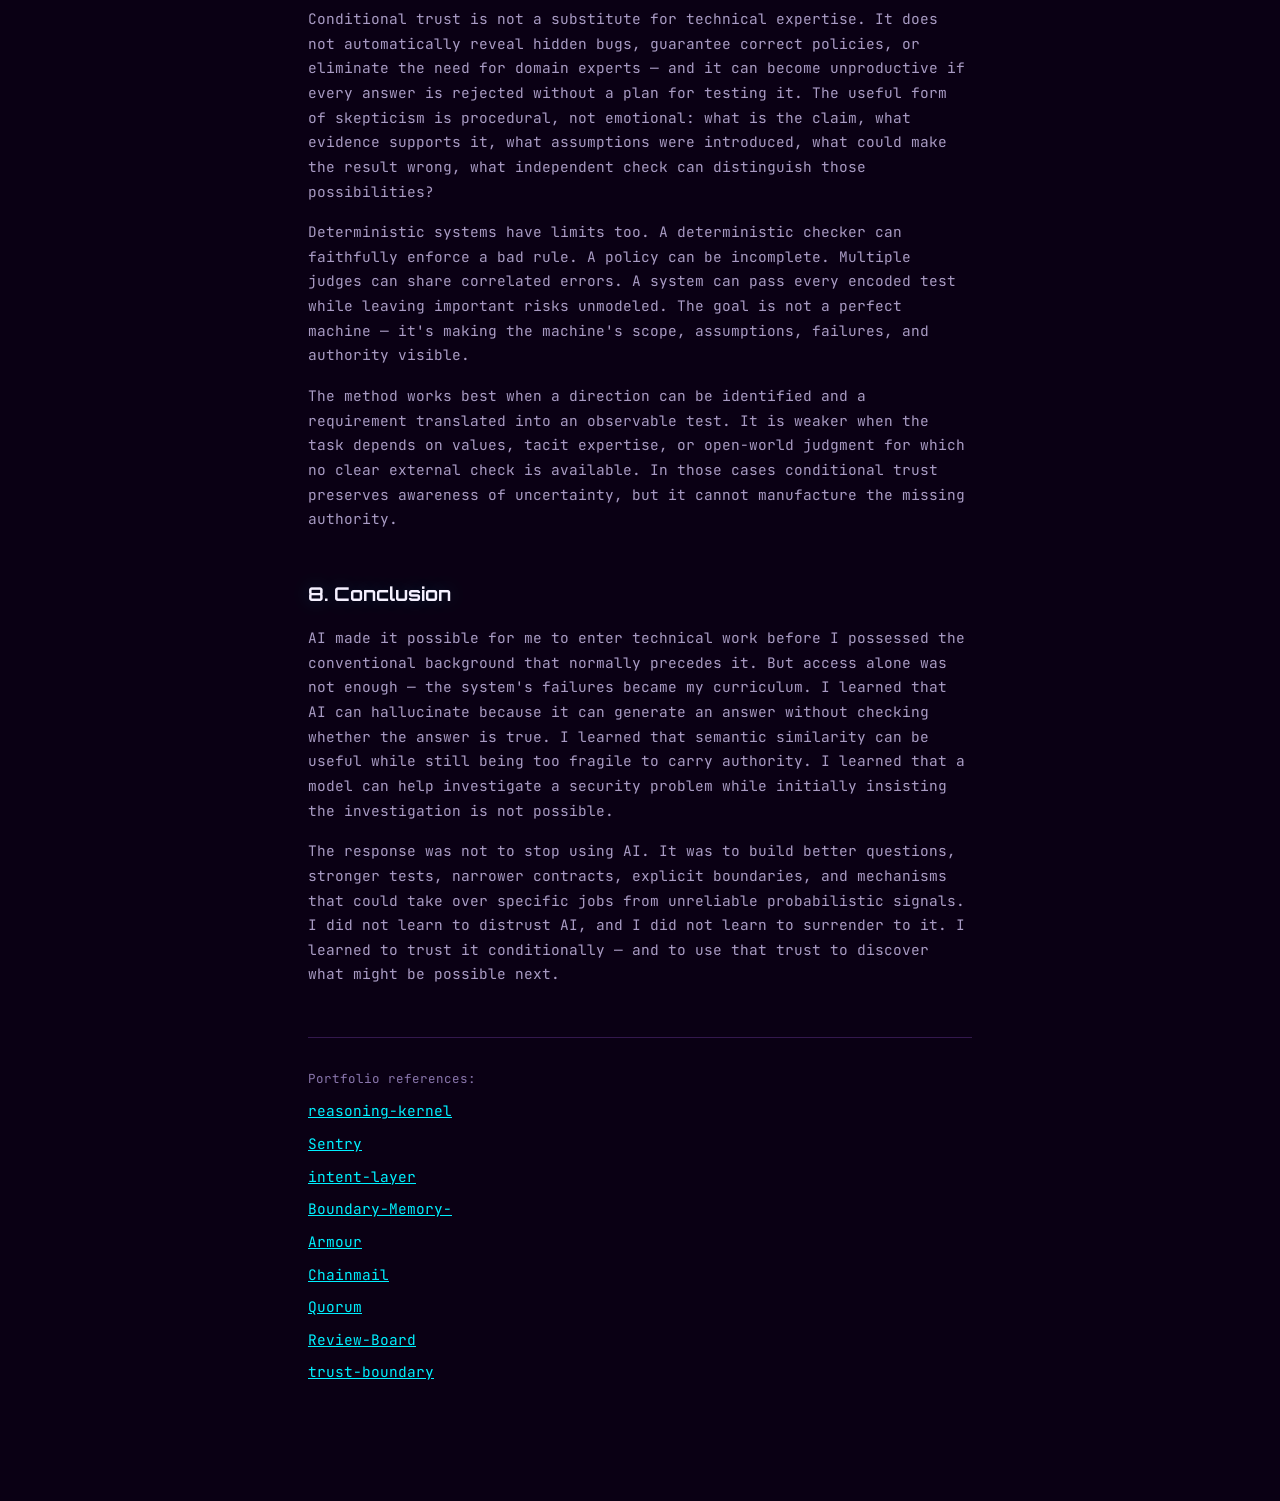
<file: papers/building-with-a-conditionally-trusted-machine.html>
<!DOCTYPE html>
<html lang="en">
<head>
<meta charset="UTF-8">
<meta name="viewport" content="width=device-width, initial-scale=1.0">
<title>Building With a Conditionally Trusted Machine — Rick Clinton</title>
<meta name="description" content="What a builder without formal software engineering training can discover with AI without granting it unearned authority.">
<link rel="icon" type="image/png" href="../favicon.png">
<link rel="apple-touch-icon" href="../apple-touch-icon.png">
<link rel="stylesheet" href="paper.css">
</head>
<body>
<nav class="paper-nav"><a href="../index.html#papers">← back to rick-clinton.dev</a></nav>

<article class="paper-wrap">
  <div class="paper-tags"><span class="tag">personal working paper</span></div>

  <h1>Building With a Conditionally Trusted Machine</h1>
  <p class="paper-subtitle">What a builder without formal software engineering training can discover with AI without granting it unearned authority</p>
  <p class="paper-byline">Rick Clinton — 2026</p>

  <div class="paper-abstract">
    <b>ABSTRACT</b>
    <p style="margin:0">Artificial intelligence is often presented as a force that allows people without formal software engineering training to perform technical work. That is true, but incomplete. The more important question is what happens when the person using AI does not automatically trust its answers.</p>
    <p style="margin:12px 0 0">This paper describes my experience using AI to investigate, design, implement, test, and refine a growing portfolio of software and research ideas without formal software engineering training. My work started with a simple discovery: AI can produce confident answers without having checked whether those answers are true, complete, current, or safe. Each later project emerged from a specific failure I encountered while working with AI. The central argument is not that AI replaces technical expertise — it's that AI can give a non-traditional builder access to unusually powerful exploration and implementation capabilities, while retained human direction prevents those capabilities from becoming blind leading the blind. I did not learn to distrust AI. I learned to trust it conditionally.</p>
  </div>

  <div class="paper-body">

    <h2>1. Introduction: the tool was close at hand</h2>
    <p>There is a powerful tool close at hand for people who do not consider themselves technical. Many are already using it to answer questions, write text, summarize documents, and generate code — often only along the most obvious paths: ask for an answer, receive a confident response, and move on. That can be efficient, but it can also stop the learning process at the point where the answer arrives.</p>
    <p>My experience began differently. I did not begin with a mature understanding of artificial intelligence, software engineering, or AI safety. I began by trying to get things done — tightening YouTube scripts, generating images, improving edits. Each use exposed another possibility. When the system gave me an answer, I followed the direction I understood, then questioned what the answer revealed about the system. That uncertainty became productive.</p>

    <h2>2. A different relationship with AI</h2>
    <p>The shift wasn't refusing to use AI's answers — it was refusing to treat a fluent answer as a verified one. A confident explanation and a correct explanation are not the same object, even when they read identically. Distinguishing them required building things that could fail in an observable way, rather than only asking questions that could be answered in prose.</p>

    <h2>3. Failure became a curriculum</h2>
    <p>Each repository in the portfolio began with a concrete issue. The projects are not separate inventions assembled after the fact into a theory — they are a record of failure-driven learning. Three carry most of the explanatory weight; the others extend the same method into new boundaries.</p>

    <h3>Reasoning Kernel: claims need structure</h3>
    <p>The first major problem was that model-generated reasoning could make unsupported statements look like established facts. A model might distinguish retrieved evidence, assumption, and conclusion in prose — but prose alone does not enforce the distinction. Reasoning Kernel represented reasoning as typed nodes and edges: provenance became immutable, contradictions were preserved rather than silently removed, and confidence could not appear without support. The lesson: a model's explanation of its reasoning is evidence about the reasoning, not proof of it.</p>

    <h3>Sentry: text can manipulate the system reading it</h3>
    <p>The next problem was prompt and agent manipulation — instructions hidden in comments, framed as harmless additions, or written to bypass confirmation. Sentry became a deliberately narrow deterministic detector for structural warning signs, without asking a probabilistic model to judge whether a potentially manipulative input is safe.</p>

    <h3>Judge: the first replacement for unreliable similarity</h3>
    <p>Several systems in the portfolio used embeddings or semantic similarity. Useful, but they kept failing in ways that were difficult to inspect. A common safety design compares an agent's proposed action with the agent's own stated objective — but the same agent controls both texts, and can phrase an unsafe action so it appears similar to a harmless objective. Judge removes the objective from the judgment entirely: it evaluates only the proposed action against a fixed, pre-authored policy, reworded into multiple variants, each judged independently, requiring unanimous approval. Ambiguity, malformed output, or disagreement fails closed.</p>
    <p>The remaining projects extend this same pattern: Intent Layer and Boundary Memory address temporal context and durable safety history. Armour addresses deterministic authorization and execution. Chainmail and Quorum address governance and independent agreement for multi-agent systems. Warden is deliberately retained as a negative result — its detector produced an inverted result and the project was placed on hold. That hold matters as much as the successful projects: a system should not gain authority because its intended role sounds plausible; it should gain authority only after independently specified tests support it.</p>

    <h3>Armour: authorization must be deterministic</h3>
    <p>Semantic judgment is not the same as authorization. Even if an action appears policy-compliant in text, the system still needs to decide whether the actor, tool, resource, path, effect, and risk are actually authorized. The model may propose an action; it cannot decide the action is harmless by labeling it harmless.</p>

    <h3>Chainmail and Quorum: one decision is not always enough</h3>
    <p>Long-running multi-agent systems introduce identity, delegation, budgets, replay, persistence, and coordination problems. These projects extended the basic question from "is this answer correct?" to "who is allowed to cause this transition, under what authority, and what independent evidence is required before it happens?"</p>

    <h2>4. The MSRC investigation: directing AI instead of obeying it</h2>
    <p>One of the clearest examples of this method occurred while investigating potential security issues for Microsoft's Security Response Center. At first, the AI rejected the idea that it could meaningfully help find bugs in the target code — it explained this was difficult, unreliable, not straightforward. Those statements sounded reasonable. I did not accept them.</p>
    <p>The investigation continued for approximately six hours. Instead of asking the model for a generic vulnerability search, I redirected it toward concrete signals: directories that had recently received bug fixes, areas heavily modified and therefore easy to overlook, nearby code paths where one fix might reveal a related weakness, and differences between a stated resolution and its actual security implications.</p>
    <div class="callout">The human contribution was not merely clicking "try again." It was maintaining a hypothesis about where the model's search strategy was weak, rejecting premature closure, and supplying a more focused investigation method. AI's initial judgment that the task was not possible was not a reliable conclusion about what was worth investigating.</div>

    <h2>5. What the portfolio demonstrates</h2>
    <p>The portfolio does not demonstrate that someone without formal software engineering training can independently perform every task of a trained engineer. It demonstrates something more precise: a person can use AI to enter unfamiliar territory, develop direction through practice, and build increasingly rigorous mechanisms without waiting to complete a conventional technical roadmap first — enter technical problem spaces quickly, produce working prototypes, inspect and revise code, create adversarial tests, discover weaknesses in an AI-assisted design, and turn repeated failures into reusable components.</p>
    <p>The limiting skill was not memorizing every technical concept before beginning. It was learning to ask what would count as evidence while continuing to explore beyond the first answer.</p>

    <h2>6. A practical method for builders without formal software engineering training</h2>
    <ol>
      <li><b>Treat every answer as a proposal.</b> A starting point, not a verified result — especially when the answer is fluent or confident.</li>
      <li><b>Ask what the model actually checked.</b> Did it search, run the code, inspect the relevant files, compare against a source, test edge cases?</li>
      <li><b>Convert vague claims into observable tests.</b> Replace "this should work" with a test that could fail; replace "this is safe" with an explicit rule.</li>
      <li><b>Look for the first invalid state.</b> When a final result is wrong, find the earliest point where unsupported or unauthorized information entered the pipeline.</li>
      <li><b>Challenge the method, not only the output.</b> Ask how the system could be fooled — paraphrases, omissions, reordered inputs, adversarial instructions.</li>
      <li><b>Preserve negative results.</b> A failed approach isn't wasted work if it identifies a boundary.</li>
      <li><b>Keep authority outside the model where possible.</b> Let the model propose, translate, or explain — but not silently become the final authority on its own compliance.</li>
    </ol>

    <h2>7. What conditional trust does and does not solve</h2>
    <p>Conditional trust is not a substitute for technical expertise. It does not automatically reveal hidden bugs, guarantee correct policies, or eliminate the need for domain experts — and it can become unproductive if every answer is rejected without a plan for testing it. The useful form of skepticism is procedural, not emotional: what is the claim, what evidence supports it, what assumptions were introduced, what could make the result wrong, what independent check can distinguish those possibilities?</p>
    <p>Deterministic systems have limits too. A deterministic checker can faithfully enforce a bad rule. A policy can be incomplete. Multiple judges can share correlated errors. A system can pass every encoded test while leaving important risks unmodeled. The goal is not a perfect machine — it's making the machine's scope, assumptions, failures, and authority visible.</p>
    <p>The method works best when a direction can be identified and a requirement translated into an observable test. It is weaker when the task depends on values, tacit expertise, or open-world judgment for which no clear external check is available. In those cases conditional trust preserves awareness of uncertainty, but it cannot manufacture the missing authority.</p>

    <h2>8. Conclusion</h2>
    <p>AI made it possible for me to enter technical work before I possessed the conventional background that normally precedes it. But access alone was not enough — the system's failures became my curriculum. I learned that AI can hallucinate because it can generate an answer without checking whether the answer is true. I learned that semantic similarity can be useful while still being too fragile to carry authority. I learned that a model can help investigate a security problem while initially insisting the investigation is not possible.</p>
    <p>The response was not to stop using AI. It was to build better questions, stronger tests, narrower contracts, explicit boundaries, and mechanisms that could take over specific jobs from unreliable probabilistic signals. I did not learn to distrust AI, and I did not learn to surrender to it. I learned to trust it conditionally — and to use that trust to discover what might be possible next.</p>

    <div class="refs">
      Portfolio references:
      <ul style="list-style:none; padding:0; margin-top: 10px;">
        <li><a href="https://github.com/Rick-Clinton-jpg/reasoning-kernel">reasoning-kernel</a></li>
        <li><a href="https://github.com/Rick-Clinton-jpg/Sentry">Sentry</a></li>
        <li><a href="https://github.com/Rick-Clinton-jpg/intent-layer">intent-layer</a></li>
        <li><a href="https://github.com/Rick-Clinton-jpg/Boundary-Memory-">Boundary-Memory-</a></li>
        <li><a href="https://github.com/Rick-Clinton-jpg/Armour">Armour</a></li>
        <li><a href="https://github.com/Rick-Clinton-jpg/Chainmail">Chainmail</a></li>
        <li><a href="https://github.com/Rick-Clinton-jpg/Quorum">Quorum</a></li>
        <li><a href="https://github.com/Rick-Clinton-jpg/Review-Board">Review-Board</a></li>
        <li><a href="https://github.com/Rick-Clinton-jpg/trust-boundary">trust-boundary</a></li>
      </ul>
    </div>
  </div>
</article>
</body>
</html>
</file>
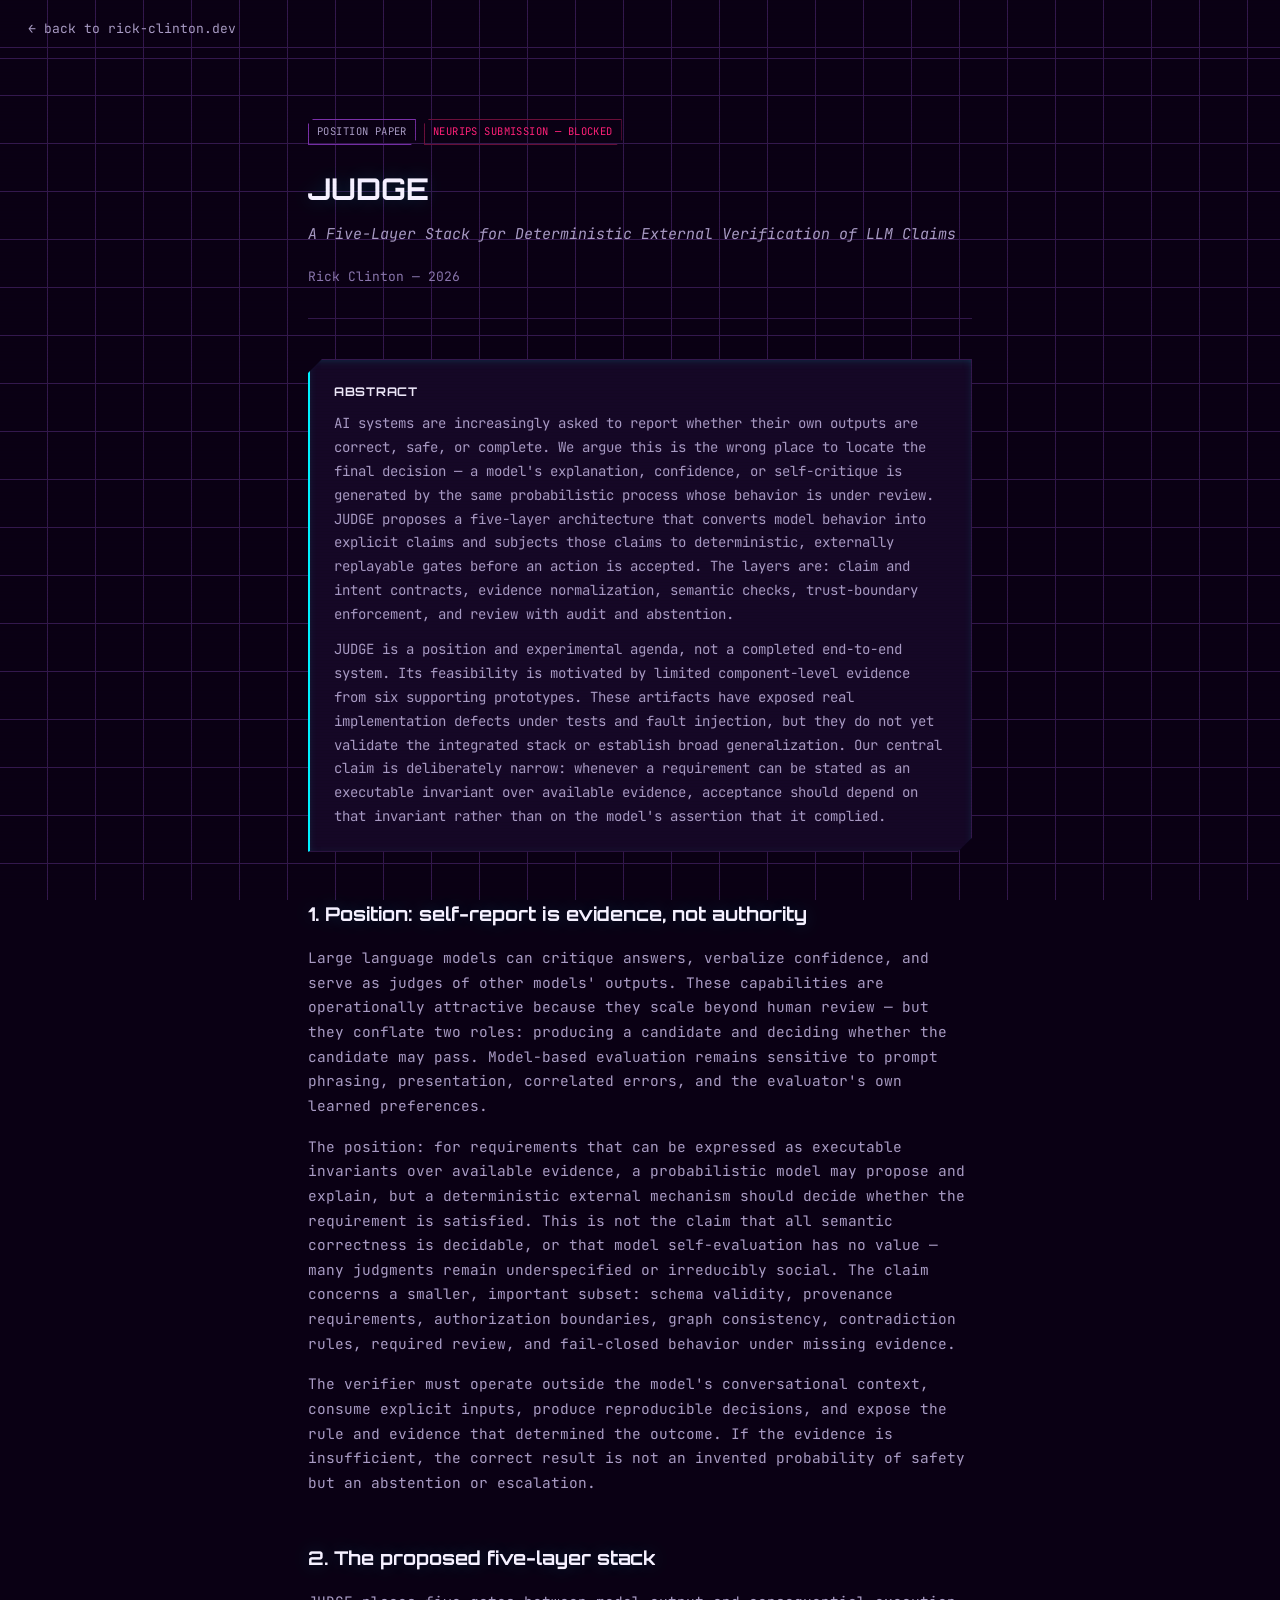
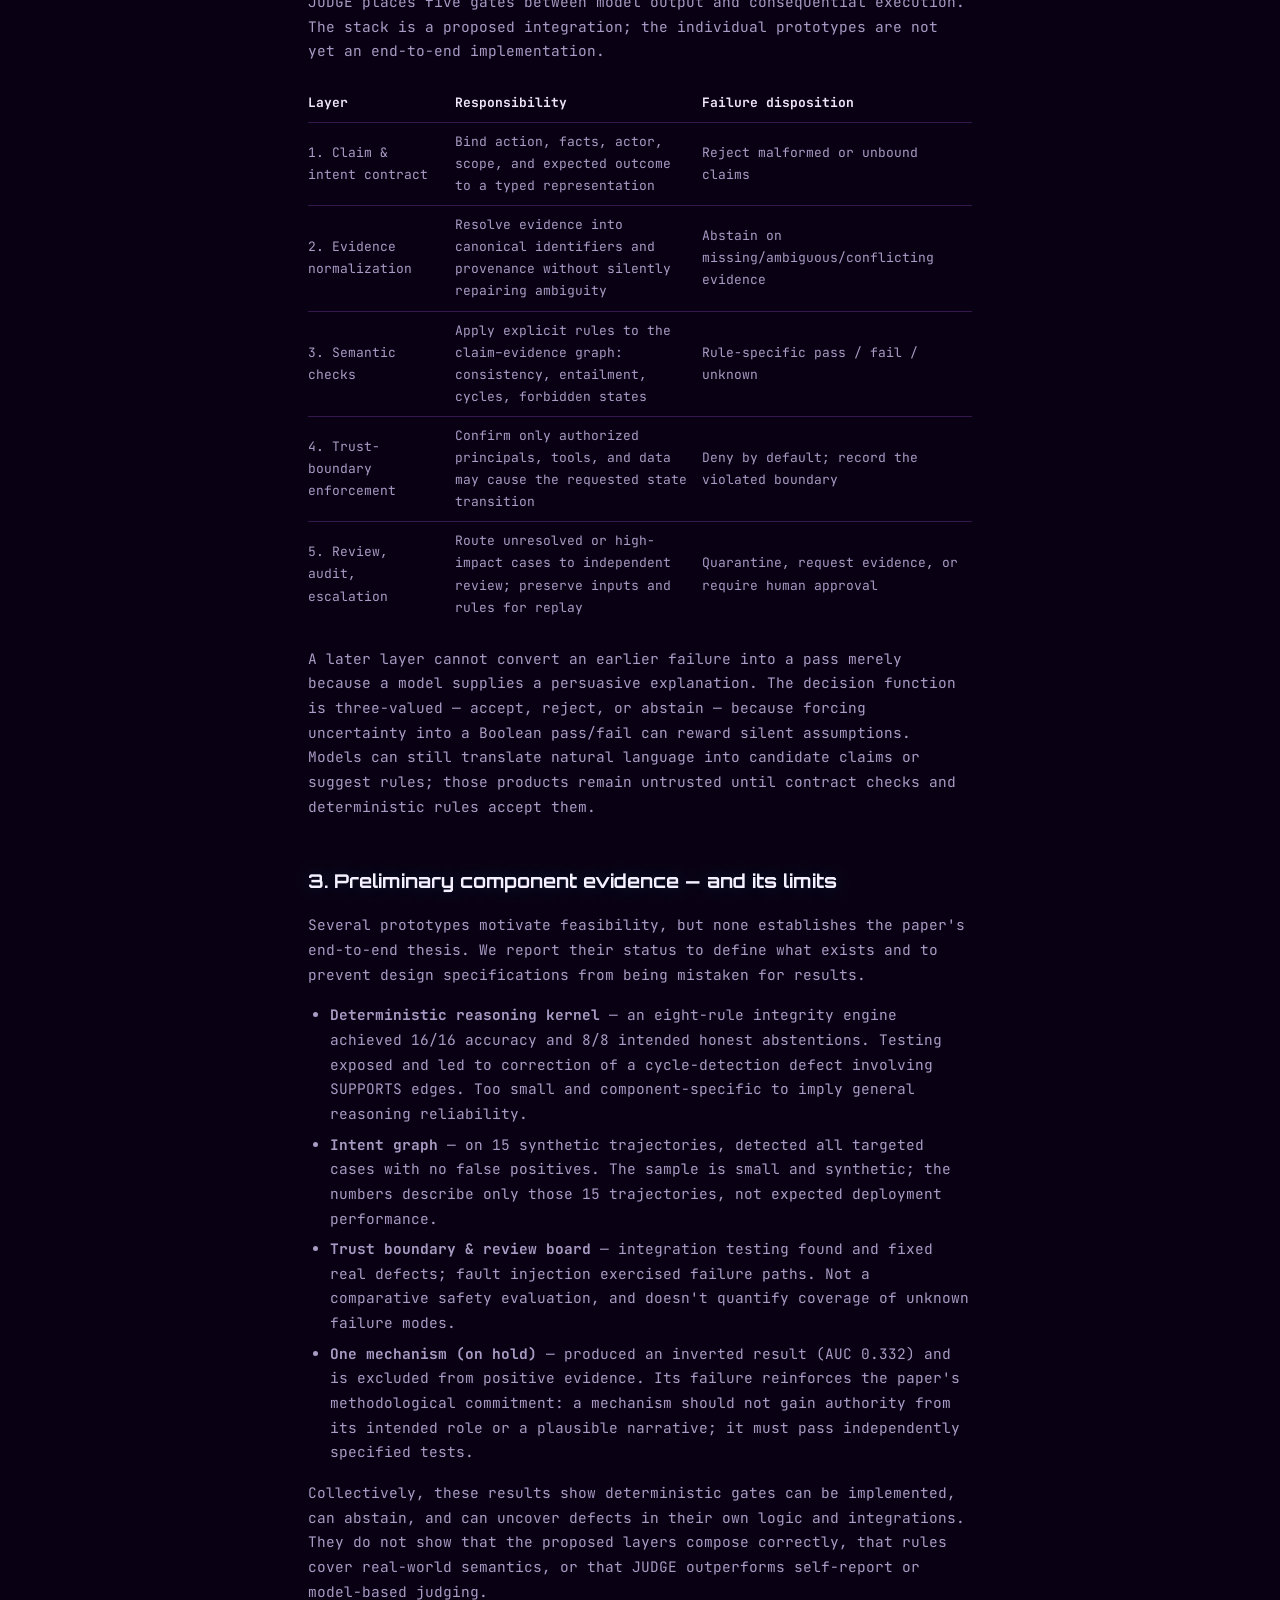
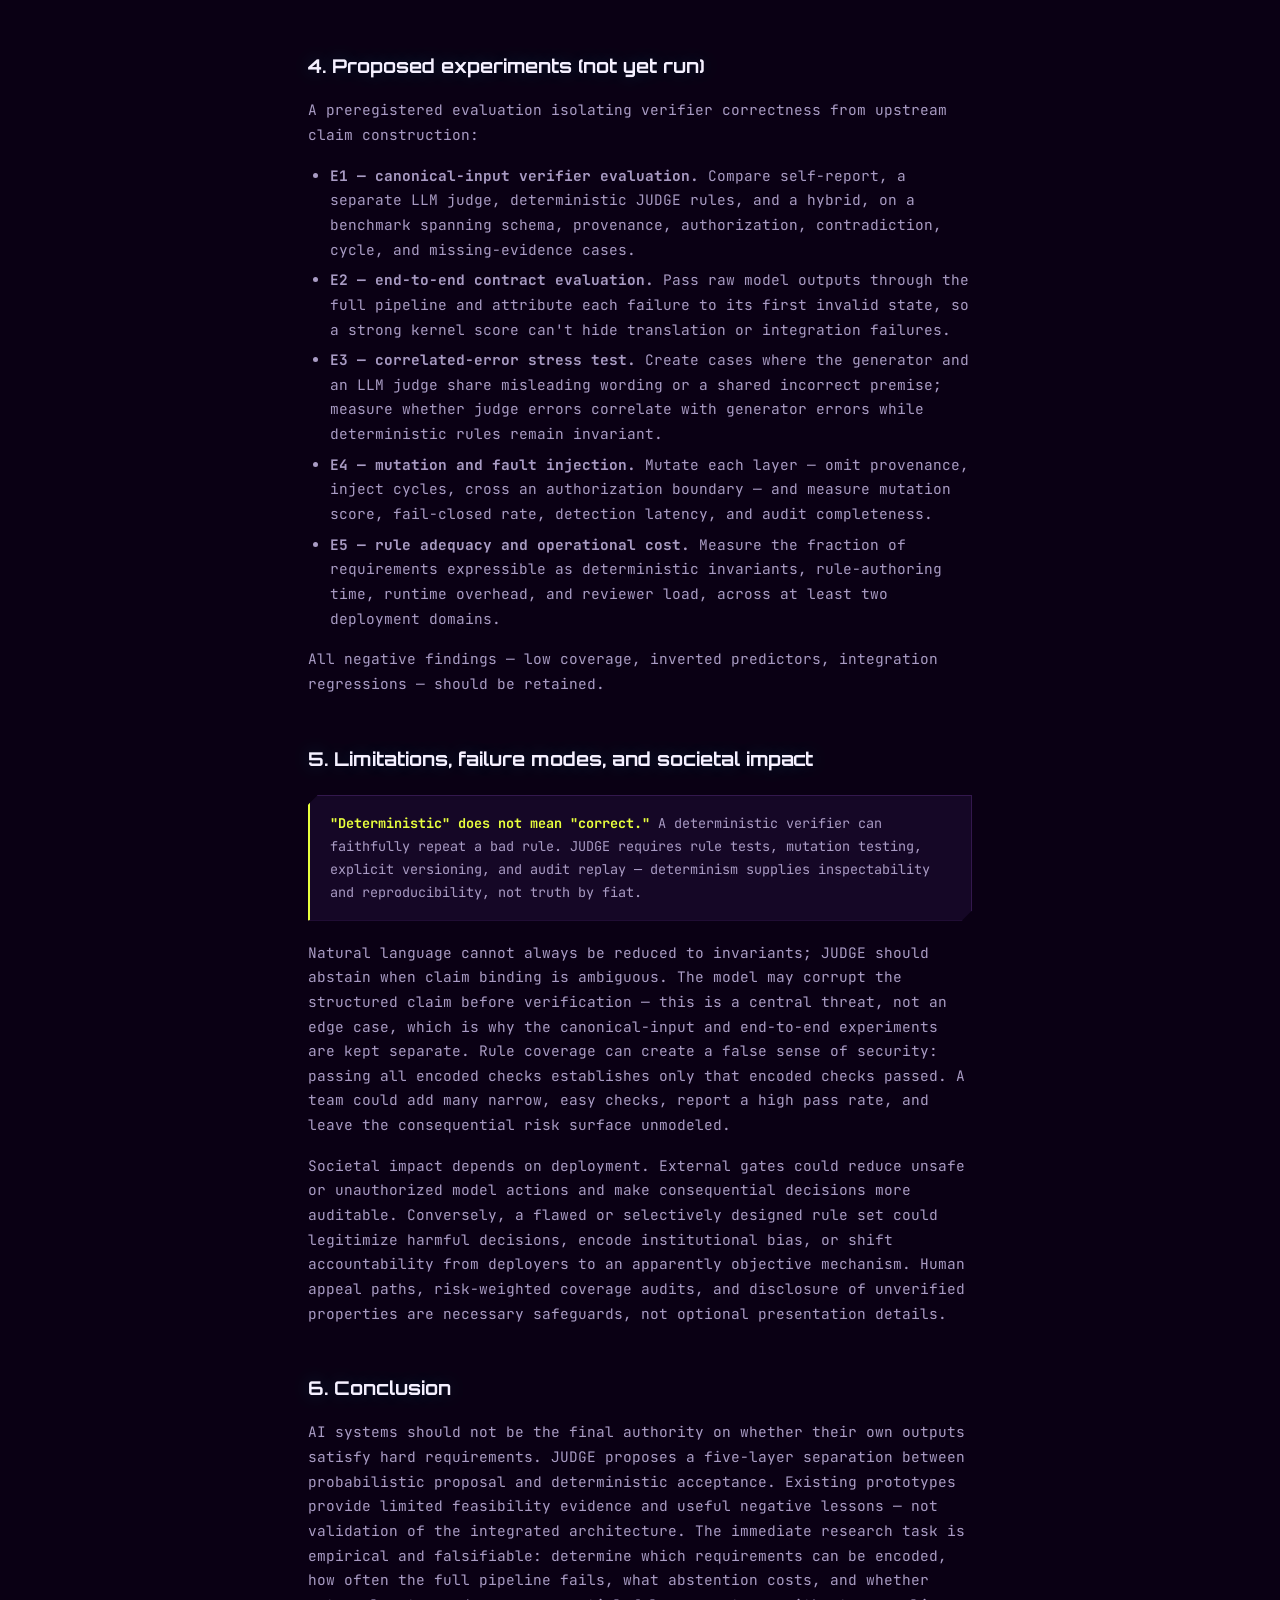
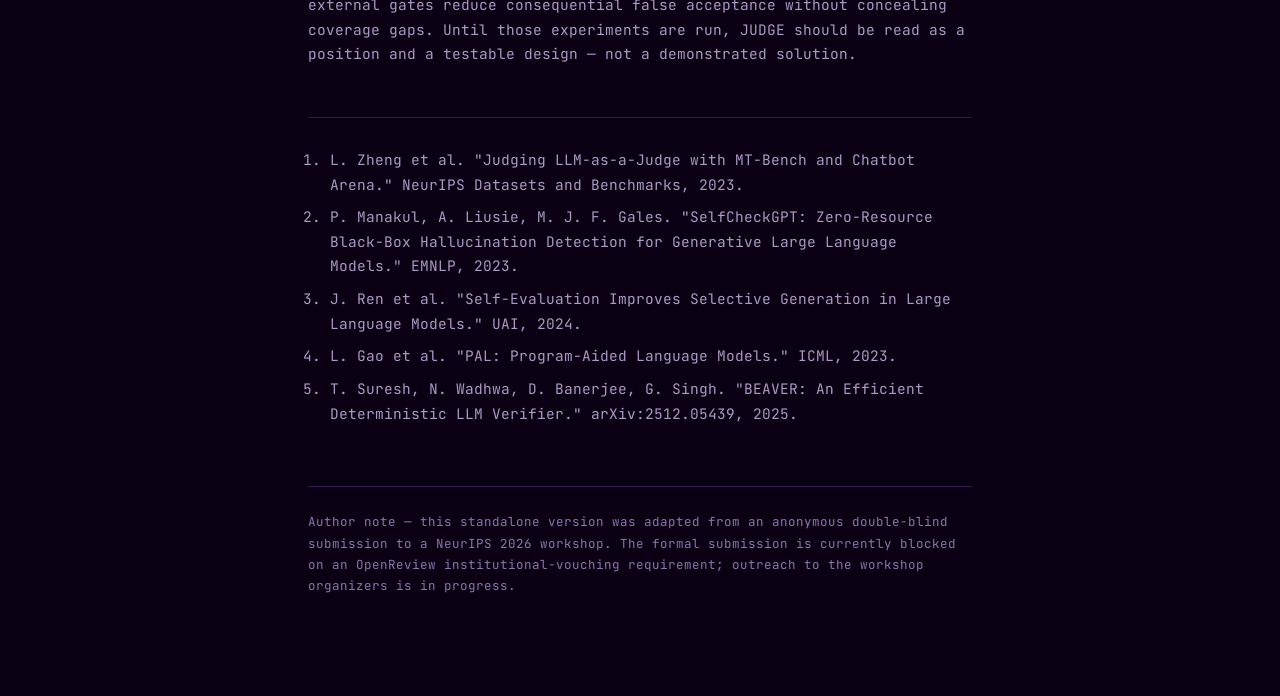
<file: papers/judge.html>
<!DOCTYPE html>
<html lang="en">
<head>
<meta charset="UTF-8">
<meta name="viewport" content="width=device-width, initial-scale=1.0">
<title>JUDGE — Rick Clinton</title>
<meta name="description" content="A five-layer architecture for deterministic external verification of LLM claims.">
<link rel="icon" type="image/png" href="../favicon.png">
<link rel="apple-touch-icon" href="../apple-touch-icon.png">
<link rel="stylesheet" href="paper.css">
</head>
<body>
<nav class="paper-nav"><a href="../index.html#papers">← back to rick-clinton.dev</a></nav>

<article class="paper-wrap">
  <div class="paper-tags">
    <span class="tag">position paper</span>
    <span class="tag danger">NeurIPS submission — blocked</span>
  </div>

  <h1>JUDGE</h1>
  <p class="paper-subtitle">A Five-Layer Stack for Deterministic External Verification of LLM Claims</p>
  <p class="paper-byline">Rick Clinton — 2026</p>

  <div class="paper-abstract">
    <b>ABSTRACT</b>
    <p style="margin:0">AI systems are increasingly asked to report whether their own outputs are correct, safe, or complete. We argue this is the wrong place to locate the final decision — a model's explanation, confidence, or self-critique is generated by the same probabilistic process whose behavior is under review. JUDGE proposes a five-layer architecture that converts model behavior into explicit claims and subjects those claims to deterministic, externally replayable gates before an action is accepted. The layers are: claim and intent contracts, evidence normalization, semantic checks, trust-boundary enforcement, and review with audit and abstention.</p>
    <p style="margin:12px 0 0">JUDGE is a position and experimental agenda, not a completed end-to-end system. Its feasibility is motivated by limited component-level evidence from six supporting prototypes. These artifacts have exposed real implementation defects under tests and fault injection, but they do not yet validate the integrated stack or establish broad generalization. Our central claim is deliberately narrow: whenever a requirement can be stated as an executable invariant over available evidence, acceptance should depend on that invariant rather than on the model's assertion that it complied.</p>
  </div>

  <div class="paper-body">

    <h2>1. Position: self-report is evidence, not authority</h2>
    <p>Large language models can critique answers, verbalize confidence, and serve as judges of other models' outputs. These capabilities are operationally attractive because they scale beyond human review — but they conflate two roles: producing a candidate and deciding whether the candidate may pass. Model-based evaluation remains sensitive to prompt phrasing, presentation, correlated errors, and the evaluator's own learned preferences.</p>
    <p>The position: for requirements that can be expressed as executable invariants over available evidence, a probabilistic model may propose and explain, but a deterministic external mechanism should decide whether the requirement is satisfied. This is not the claim that all semantic correctness is decidable, or that model self-evaluation has no value — many judgments remain underspecified or irreducibly social. The claim concerns a smaller, important subset: schema validity, provenance requirements, authorization boundaries, graph consistency, contradiction rules, required review, and fail-closed behavior under missing evidence.</p>
    <p>The verifier must operate outside the model's conversational context, consume explicit inputs, produce reproducible decisions, and expose the rule and evidence that determined the outcome. If the evidence is insufficient, the correct result is not an invented probability of safety but an abstention or escalation.</p>

    <h2>2. The proposed five-layer stack</h2>
    <p>JUDGE places five gates between model output and consequential execution. The stack is a proposed integration; the individual prototypes are not yet an end-to-end implementation.</p>
    <table style="width:100%; border-collapse: collapse; font-size: 13px; margin: 20px 0; color: var(--text-dim);">
      <thead>
        <tr style="border-bottom: 1px solid var(--line);"><th style="text-align:left; padding: 8px 10px 8px 0; color: var(--text);">Layer</th><th style="text-align:left; padding: 8px 10px; color: var(--text);">Responsibility</th><th style="text-align:left; padding: 8px 0; color: var(--text);">Failure disposition</th></tr>
      </thead>
      <tbody>
        <tr style="border-bottom: 1px solid var(--line);"><td style="padding: 8px 10px 8px 0;">1. Claim & intent contract</td><td style="padding: 8px 10px;">Bind action, facts, actor, scope, and expected outcome to a typed representation</td><td style="padding: 8px 0;">Reject malformed or unbound claims</td></tr>
        <tr style="border-bottom: 1px solid var(--line);"><td style="padding: 8px 10px 8px 0;">2. Evidence normalization</td><td style="padding: 8px 10px;">Resolve evidence into canonical identifiers and provenance without silently repairing ambiguity</td><td style="padding: 8px 0;">Abstain on missing/ambiguous/conflicting evidence</td></tr>
        <tr style="border-bottom: 1px solid var(--line);"><td style="padding: 8px 10px 8px 0;">3. Semantic checks</td><td style="padding: 8px 10px;">Apply explicit rules to the claim–evidence graph: consistency, entailment, cycles, forbidden states</td><td style="padding: 8px 0;">Rule-specific pass / fail / unknown</td></tr>
        <tr style="border-bottom: 1px solid var(--line);"><td style="padding: 8px 10px 8px 0;">4. Trust-boundary enforcement</td><td style="padding: 8px 10px;">Confirm only authorized principals, tools, and data may cause the requested state transition</td><td style="padding: 8px 0;">Deny by default; record the violated boundary</td></tr>
        <tr><td style="padding: 8px 10px 8px 0;">5. Review, audit, escalation</td><td style="padding: 8px 10px;">Route unresolved or high-impact cases to independent review; preserve inputs and rules for replay</td><td style="padding: 8px 0;">Quarantine, request evidence, or require human approval</td></tr>
      </tbody>
    </table>
    <p>A later layer cannot convert an earlier failure into a pass merely because a model supplies a persuasive explanation. The decision function is three-valued — accept, reject, or abstain — because forcing uncertainty into a Boolean pass/fail can reward silent assumptions. Models can still translate natural language into candidate claims or suggest rules; those products remain untrusted until contract checks and deterministic rules accept them.</p>

    <h2>3. Preliminary component evidence — and its limits</h2>
    <p>Several prototypes motivate feasibility, but none establishes the paper's end-to-end thesis. We report their status to define what exists and to prevent design specifications from being mistaken for results.</p>
    <ul>
      <li><b>Deterministic reasoning kernel</b> — an eight-rule integrity engine achieved 16/16 accuracy and 8/8 intended honest abstentions. Testing exposed and led to correction of a cycle-detection defect involving SUPPORTS edges. Too small and component-specific to imply general reasoning reliability.</li>
      <li><b>Intent graph</b> — on 15 synthetic trajectories, detected all targeted cases with no false positives. The sample is small and synthetic; the numbers describe only those 15 trajectories, not expected deployment performance.</li>
      <li><b>Trust boundary & review board</b> — integration testing found and fixed real defects; fault injection exercised failure paths. Not a comparative safety evaluation, and doesn't quantify coverage of unknown failure modes.</li>
      <li><b>One mechanism (on hold)</b> — produced an inverted result (AUC 0.332) and is excluded from positive evidence. Its failure reinforces the paper's methodological commitment: a mechanism should not gain authority from its intended role or a plausible narrative; it must pass independently specified tests.</li>
    </ul>
    <p>Collectively, these results show deterministic gates can be implemented, can abstain, and can uncover defects in their own logic and integrations. They do not show that the proposed layers compose correctly, that rules cover real-world semantics, or that JUDGE outperforms self-report or model-based judging.</p>

    <h2>4. Proposed experiments (not yet run)</h2>
    <p>A preregistered evaluation isolating verifier correctness from upstream claim construction:</p>
    <ul>
      <li><b>E1 — canonical-input verifier evaluation.</b> Compare self-report, a separate LLM judge, deterministic JUDGE rules, and a hybrid, on a benchmark spanning schema, provenance, authorization, contradiction, cycle, and missing-evidence cases.</li>
      <li><b>E2 — end-to-end contract evaluation.</b> Pass raw model outputs through the full pipeline and attribute each failure to its first invalid state, so a strong kernel score can't hide translation or integration failures.</li>
      <li><b>E3 — correlated-error stress test.</b> Create cases where the generator and an LLM judge share misleading wording or a shared incorrect premise; measure whether judge errors correlate with generator errors while deterministic rules remain invariant.</li>
      <li><b>E4 — mutation and fault injection.</b> Mutate each layer — omit provenance, inject cycles, cross an authorization boundary — and measure mutation score, fail-closed rate, detection latency, and audit completeness.</li>
      <li><b>E5 — rule adequacy and operational cost.</b> Measure the fraction of requirements expressible as deterministic invariants, rule-authoring time, runtime overhead, and reviewer load, across at least two deployment domains.</li>
    </ul>
    <p>All negative findings — low coverage, inverted predictors, integration regressions — should be retained.</p>

    <h2>5. Limitations, failure modes, and societal impact</h2>
    <div class="callout"><b>"Deterministic" does not mean "correct."</b> A deterministic verifier can faithfully repeat a bad rule. JUDGE requires rule tests, mutation testing, explicit versioning, and audit replay — determinism supplies inspectability and reproducibility, not truth by fiat.</div>
    <p>Natural language cannot always be reduced to invariants; JUDGE should abstain when claim binding is ambiguous. The model may corrupt the structured claim before verification — this is a central threat, not an edge case, which is why the canonical-input and end-to-end experiments are kept separate. Rule coverage can create a false sense of security: passing all encoded checks establishes only that encoded checks passed. A team could add many narrow, easy checks, report a high pass rate, and leave the consequential risk surface unmodeled.</p>
    <p>Societal impact depends on deployment. External gates could reduce unsafe or unauthorized model actions and make consequential decisions more auditable. Conversely, a flawed or selectively designed rule set could legitimize harmful decisions, encode institutional bias, or shift accountability from deployers to an apparently objective mechanism. Human appeal paths, risk-weighted coverage audits, and disclosure of unverified properties are necessary safeguards, not optional presentation details.</p>

    <h2>6. Conclusion</h2>
    <p>AI systems should not be the final authority on whether their own outputs satisfy hard requirements. JUDGE proposes a five-layer separation between probabilistic proposal and deterministic acceptance. Existing prototypes provide limited feasibility evidence and useful negative lessons — not validation of the integrated architecture. The immediate research task is empirical and falsifiable: determine which requirements can be encoded, how often the full pipeline fails, what abstention costs, and whether external gates reduce consequential false acceptance without concealing coverage gaps. Until those experiments are run, JUDGE should be read as a position and a testable design — not a demonstrated solution.</p>

    <ol class="refs">
      <li>L. Zheng et al. "Judging LLM-as-a-Judge with MT-Bench and Chatbot Arena." NeurIPS Datasets and Benchmarks, 2023.</li>
      <li>P. Manakul, A. Liusie, M. J. F. Gales. "SelfCheckGPT: Zero-Resource Black-Box Hallucination Detection for Generative Large Language Models." EMNLP, 2023.</li>
      <li>J. Ren et al. "Self-Evaluation Improves Selective Generation in Large Language Models." UAI, 2024.</li>
      <li>L. Gao et al. "PAL: Program-Aided Language Models." ICML, 2023.</li>
      <li>T. Suresh, N. Wadhwa, D. Banerjee, G. Singh. "BEAVER: An Efficient Deterministic LLM Verifier." arXiv:2512.05439, 2025.</li>
    </ol>
  </div>

  <div class="paper-footer">
    Author note — this standalone version was adapted from an anonymous double-blind submission to a NeurIPS 2026 workshop. The formal submission is currently blocked on an OpenReview institutional-vouching requirement; outreach to the workshop organizers is in progress.
  </div>
</article>
</body>
</html>
</file>
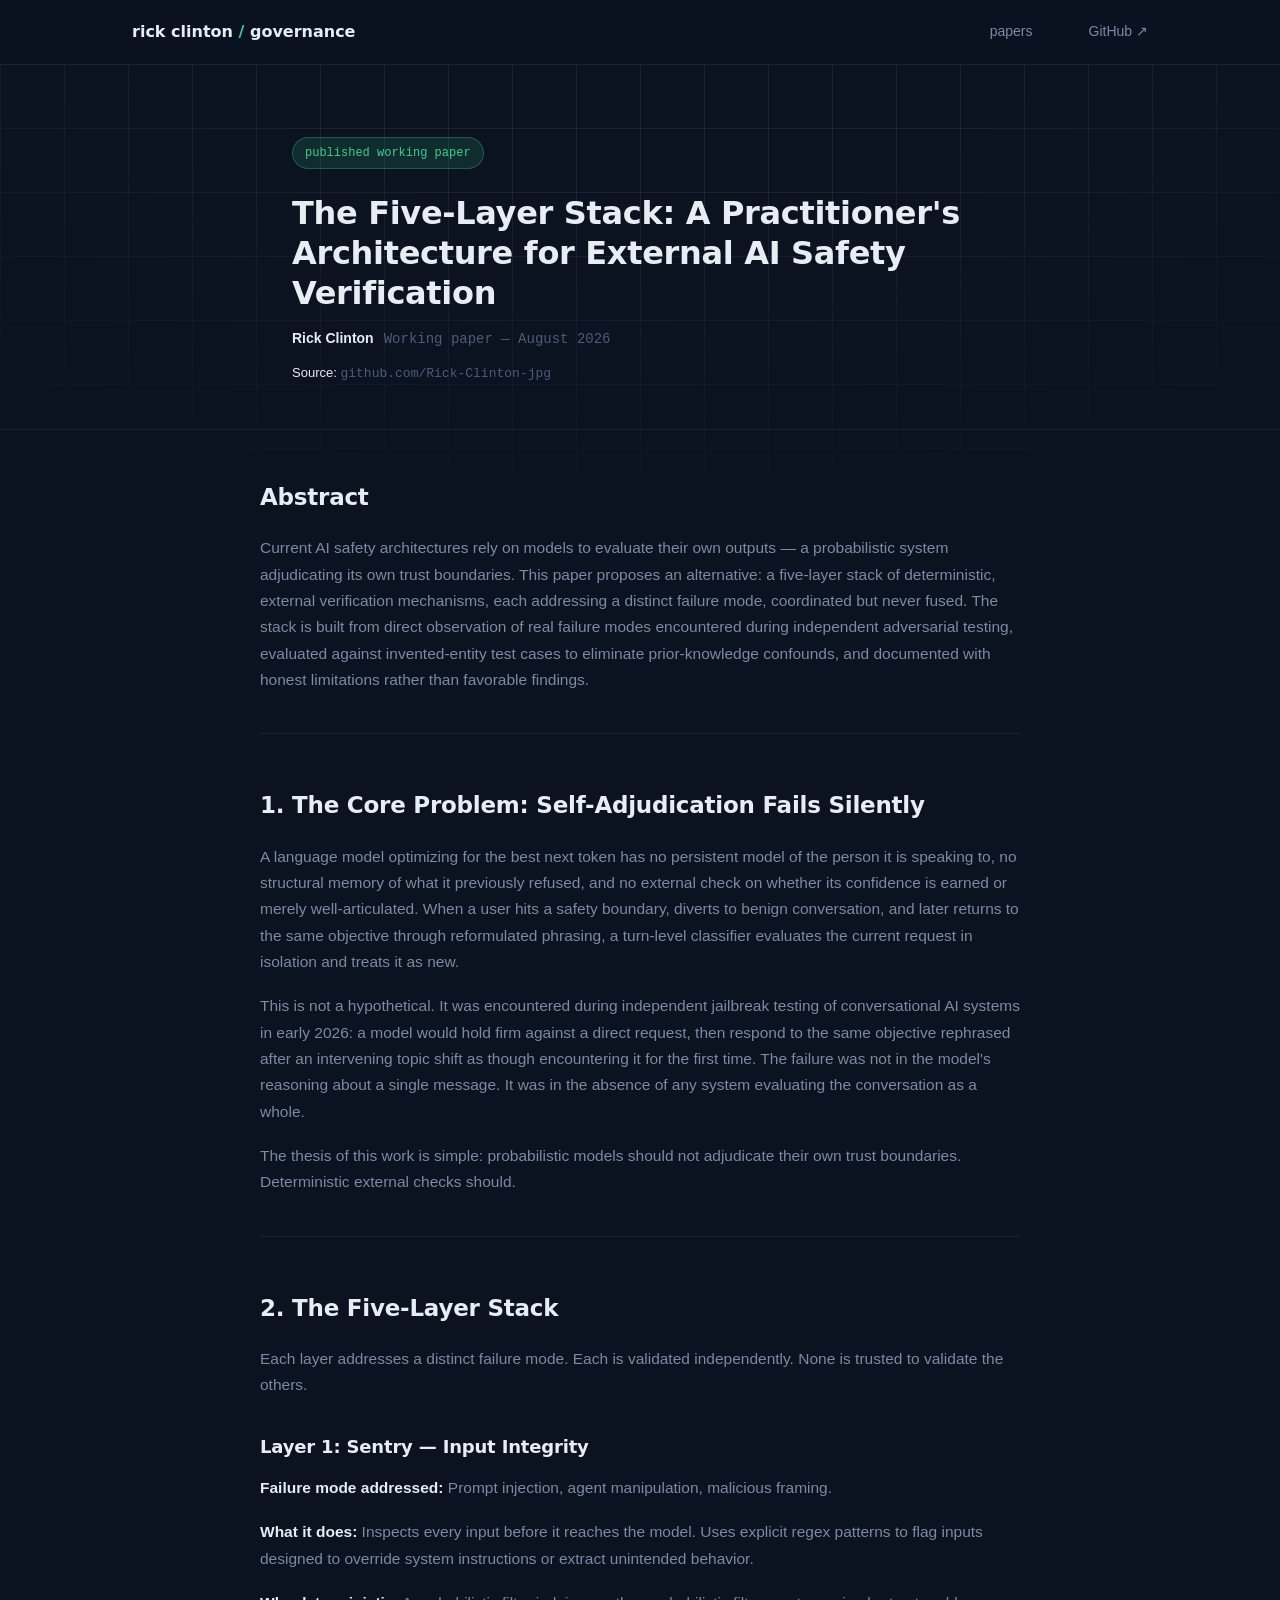
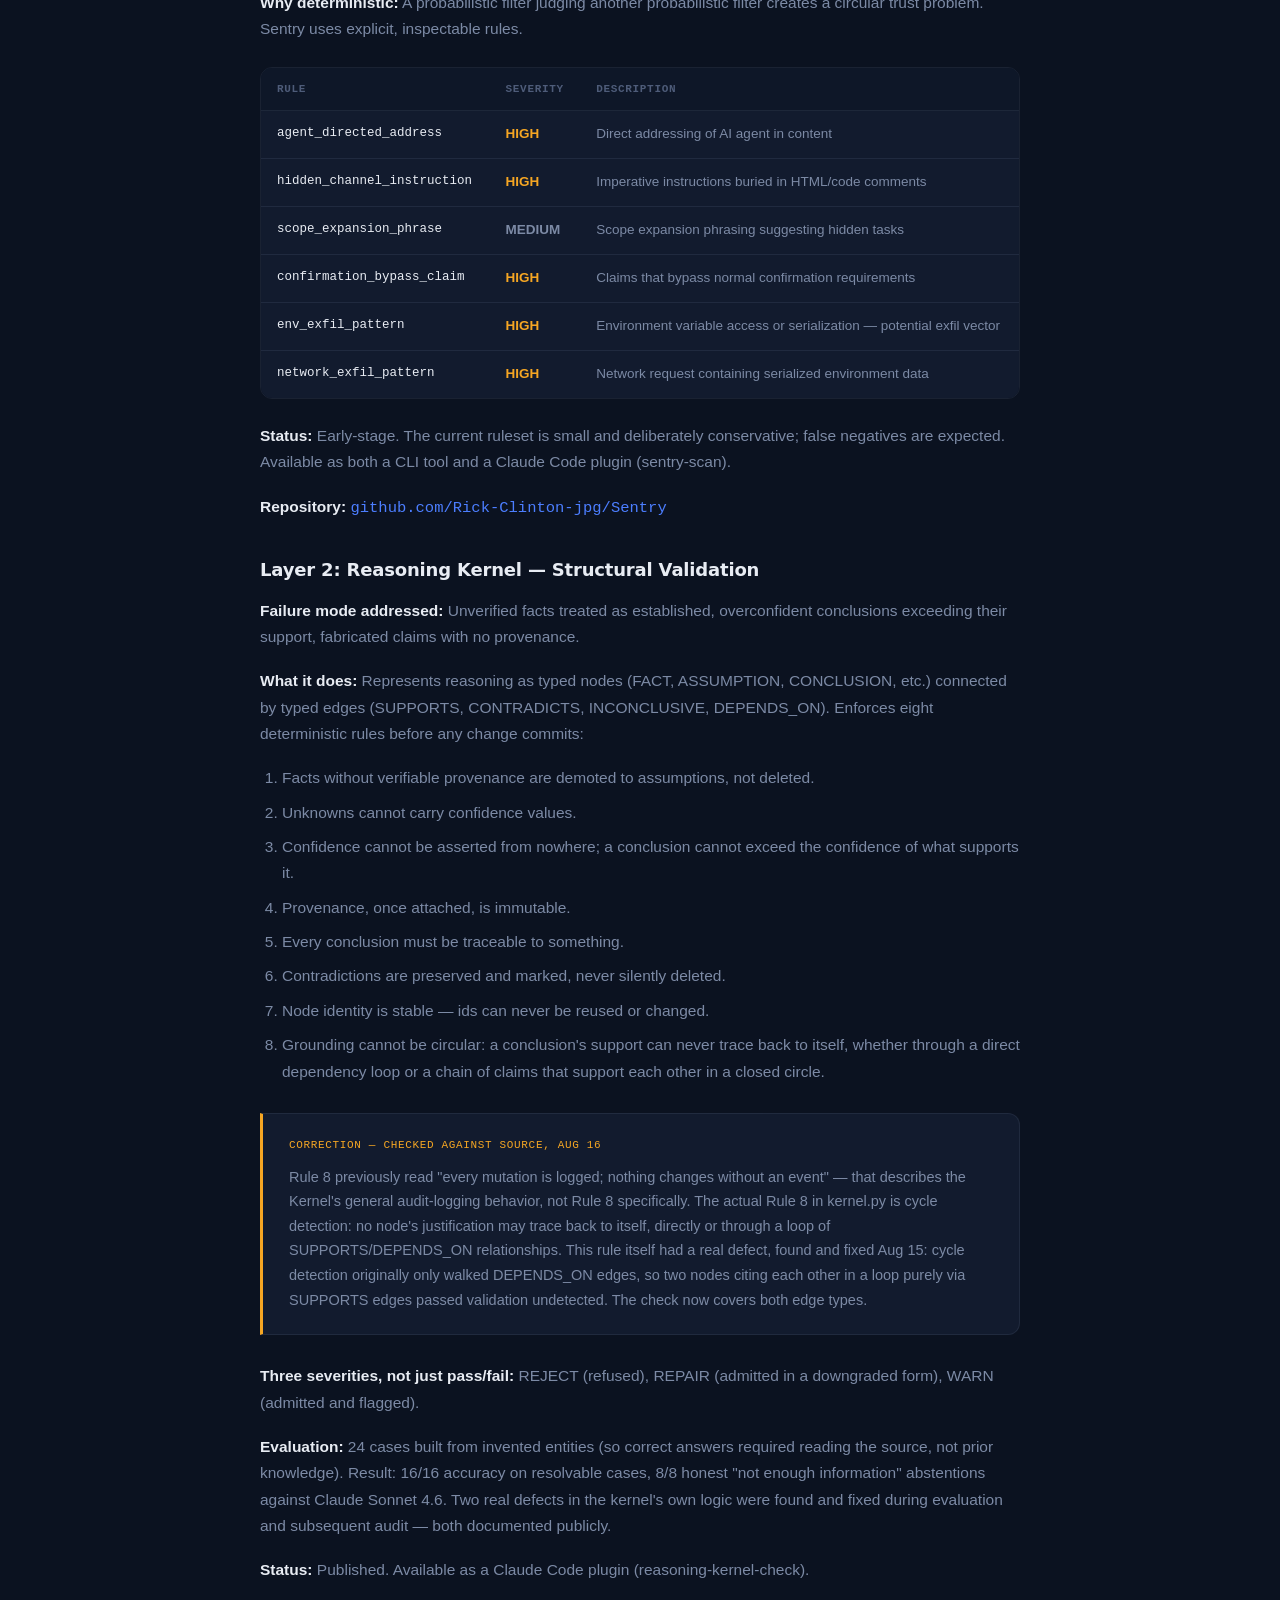
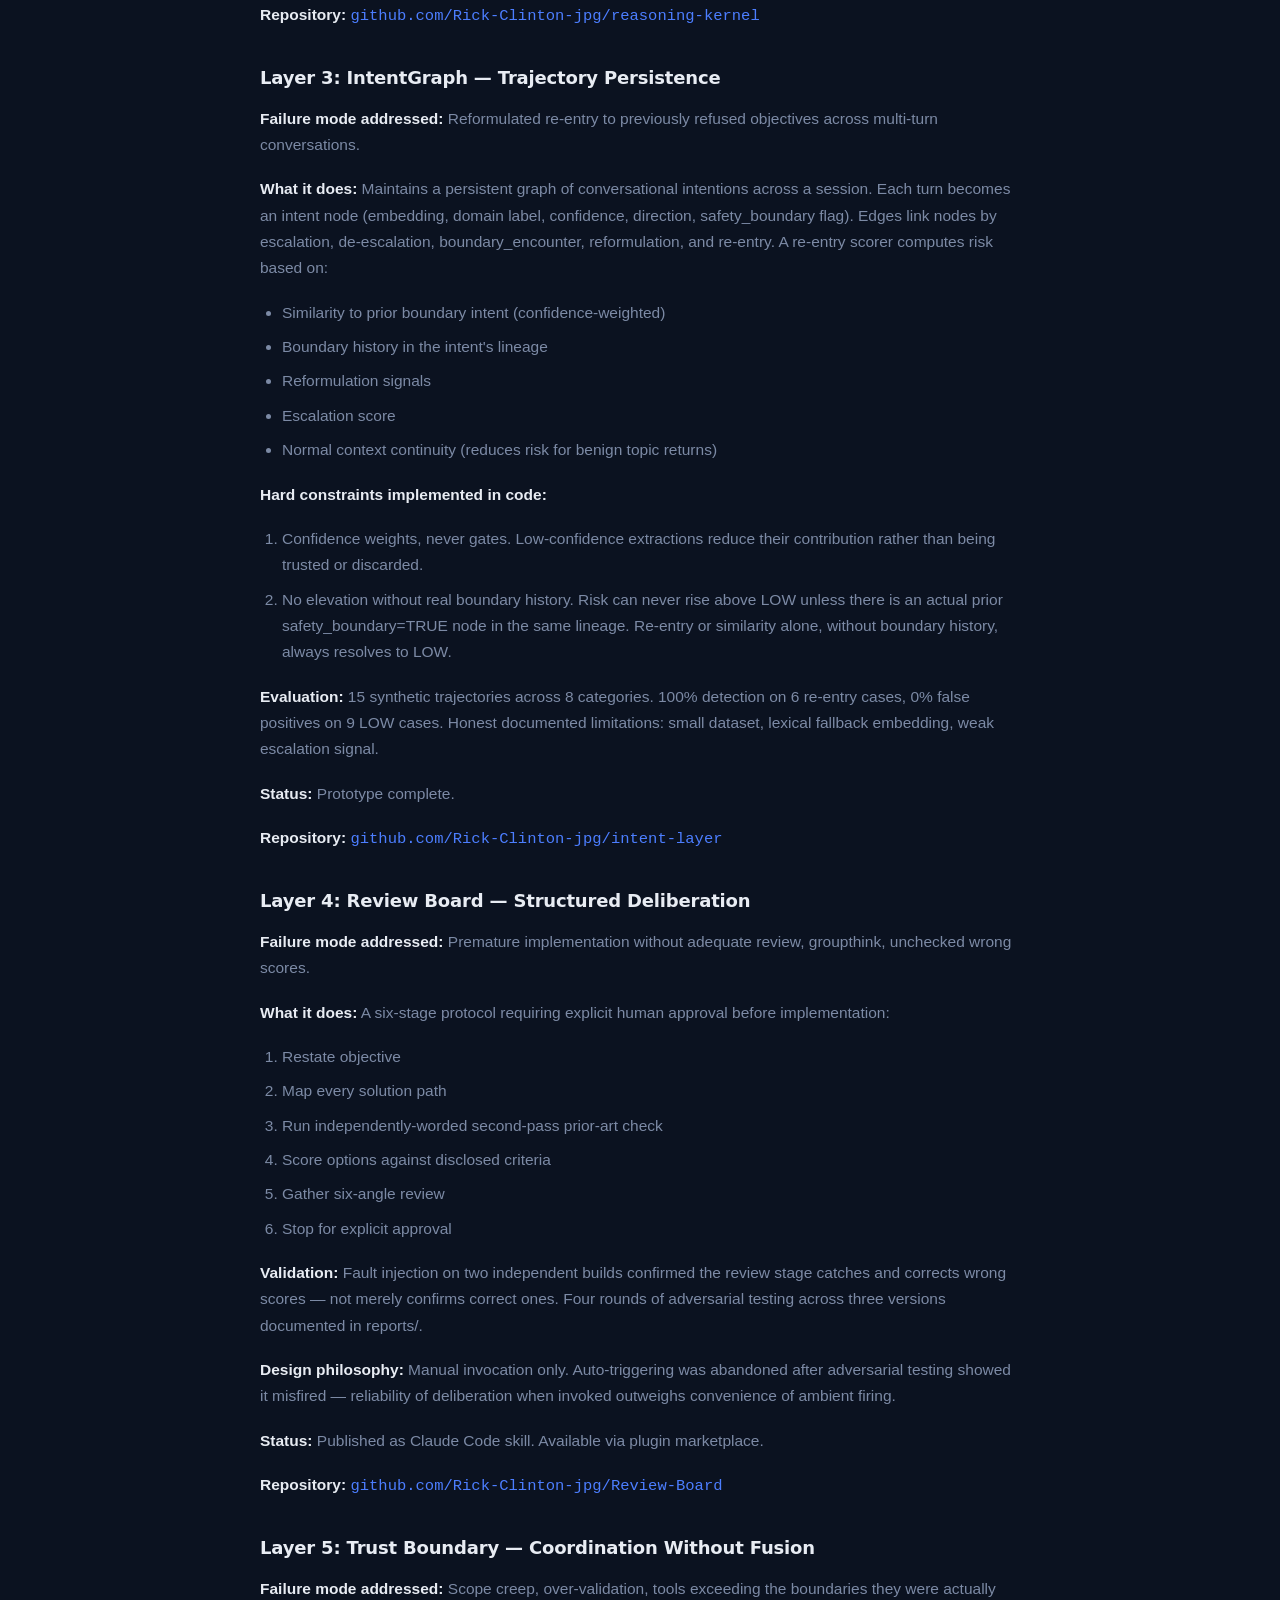
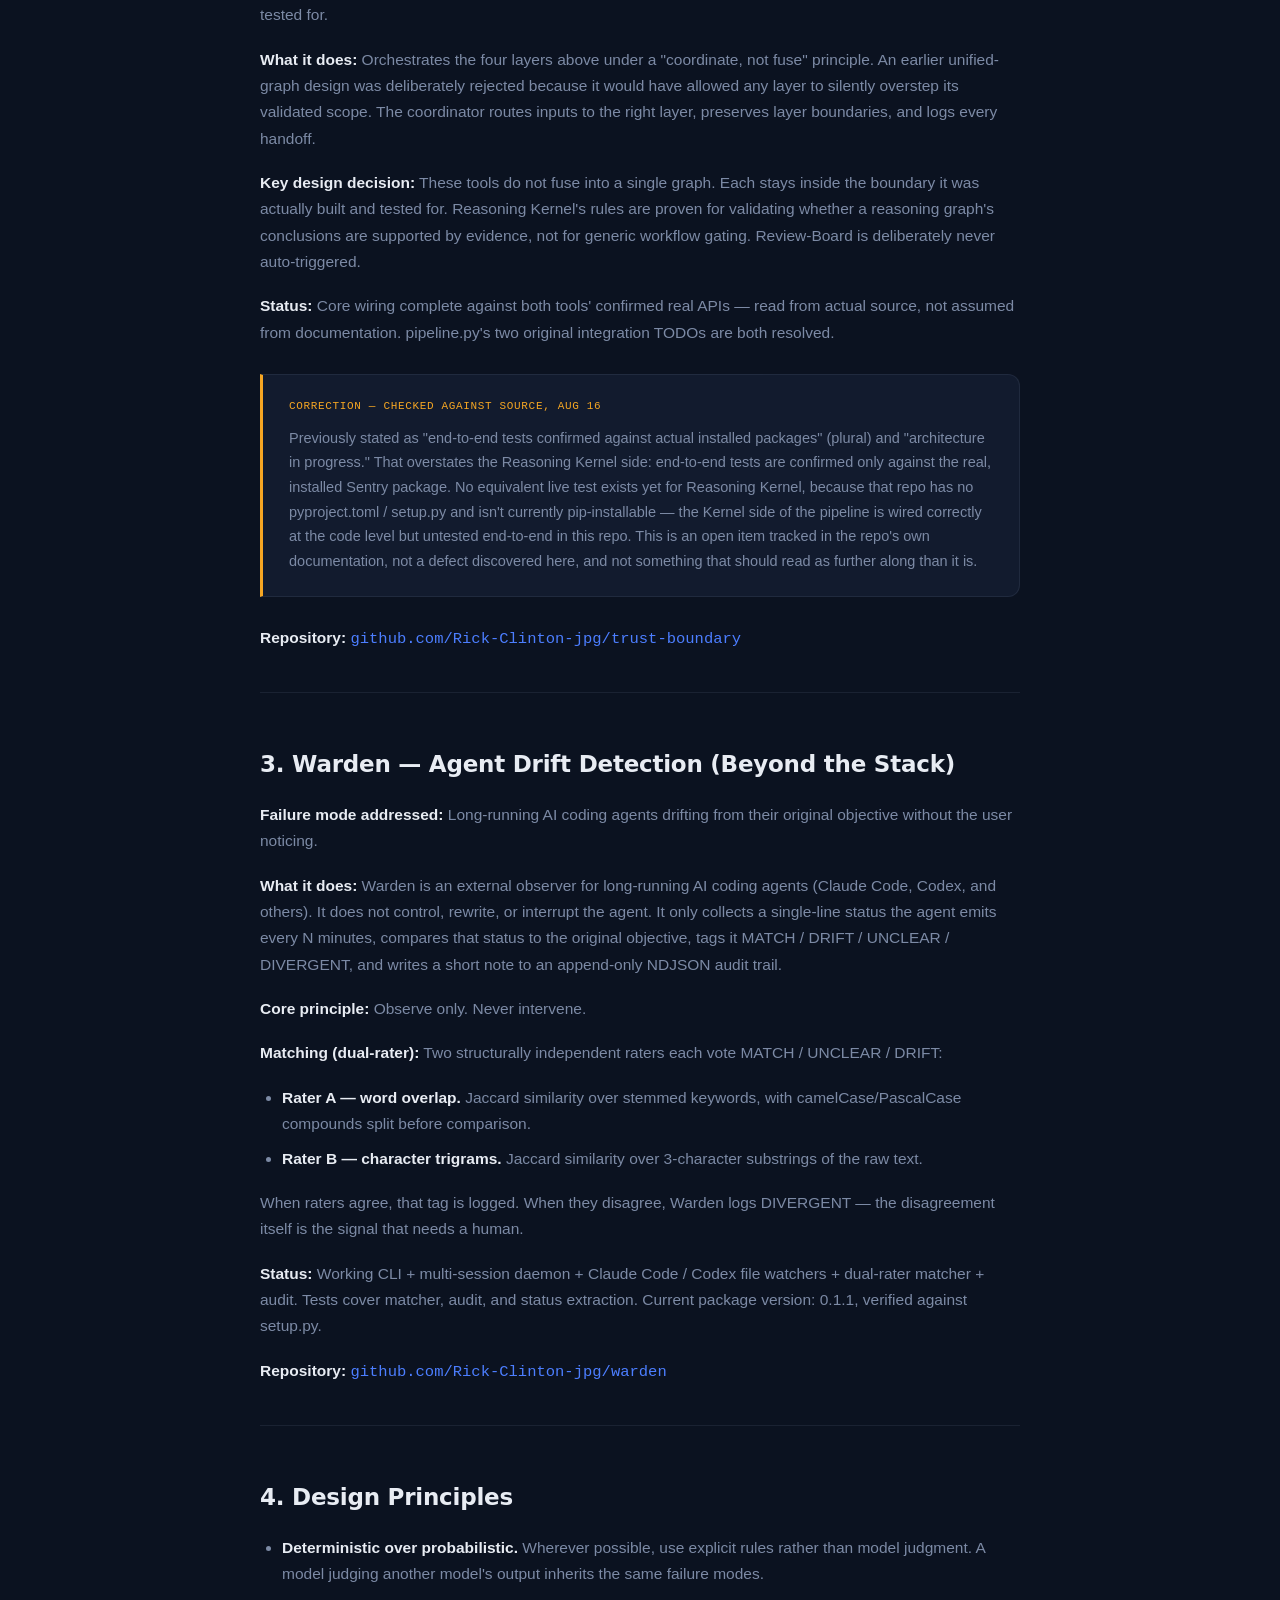
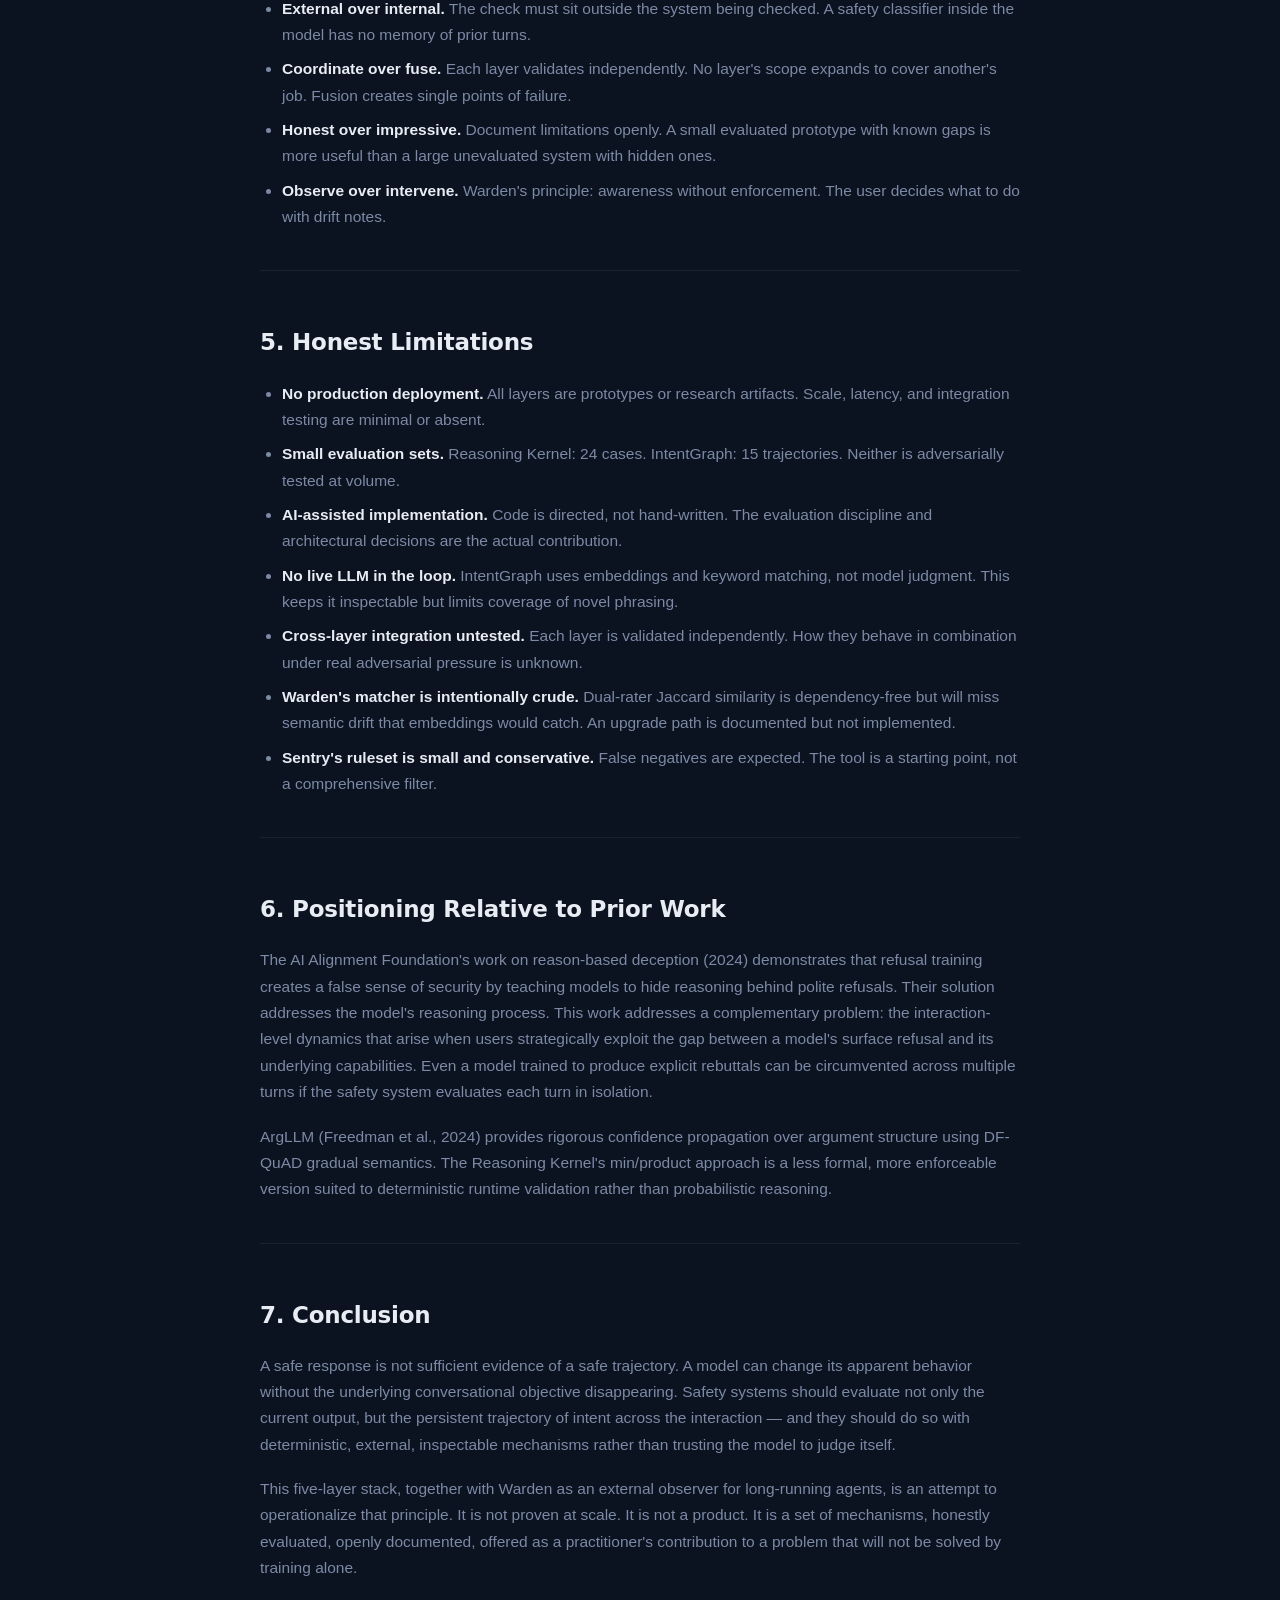
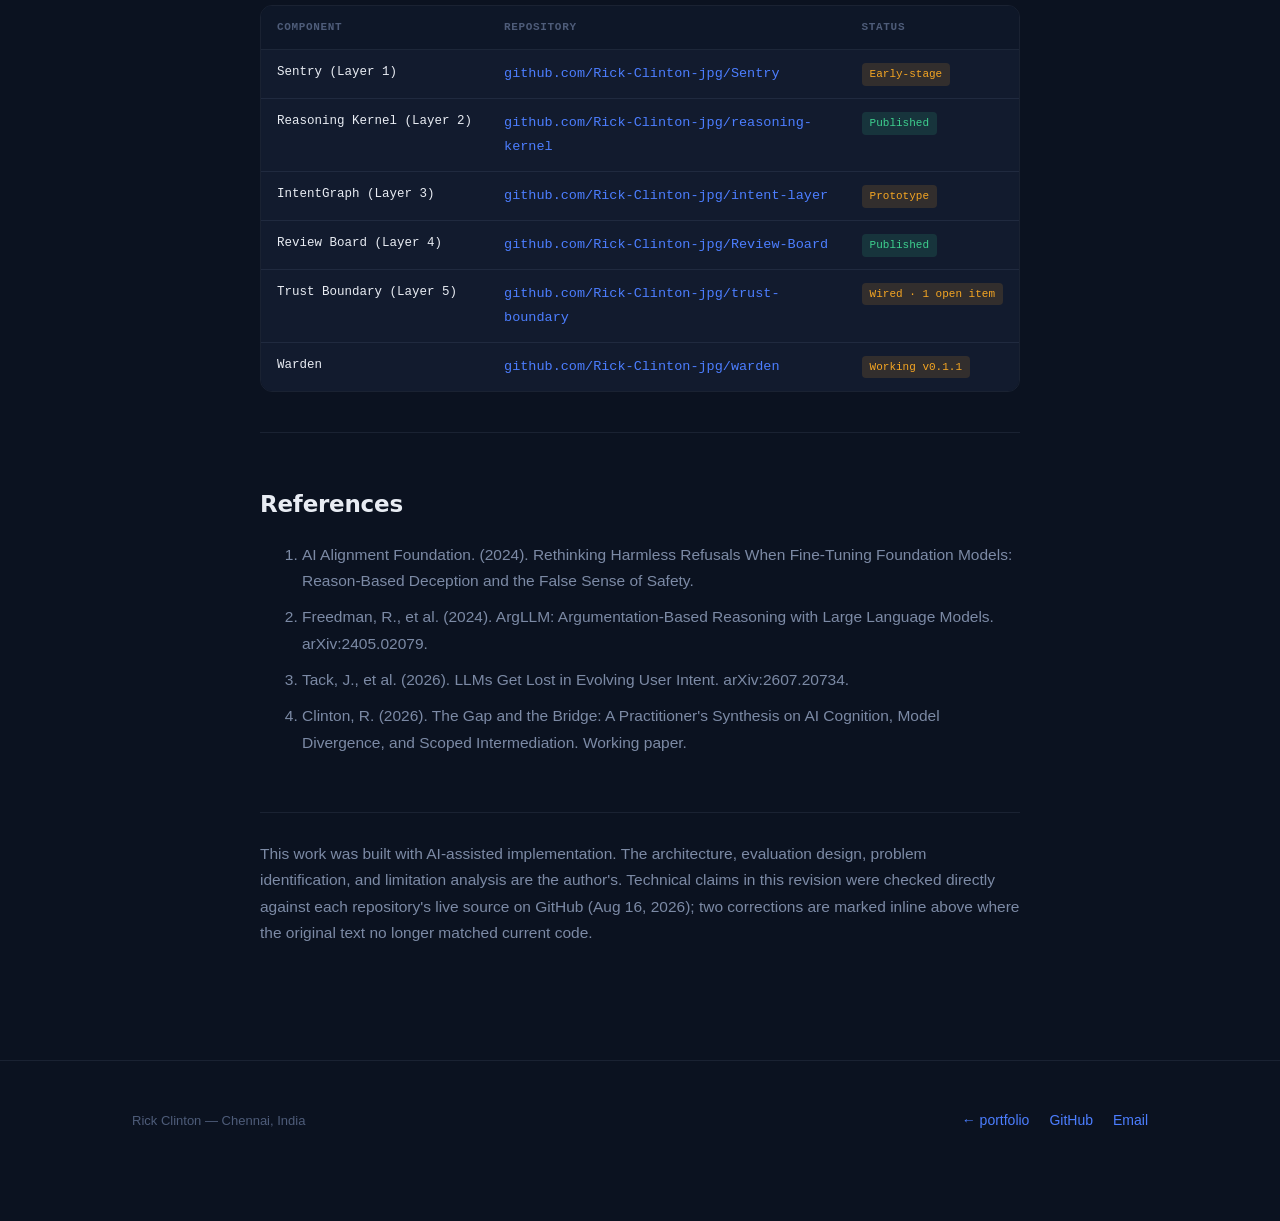
<file: papers/the-five-layer-stack.html>
<!DOCTYPE html>
<html lang="en">
<head>
<meta charset="UTF-8">
<meta name="viewport" content="width=device-width, initial-scale=1.0">
<meta name="description" content="A Practitioner's Architecture for External AI Safety Verification — Rick Clinton, working paper, August 2026.">
<title>The Five-Layer Stack — Rick Clinton</title>
<style>
  :root{
    --void:#0B1220;
    --panel:#121B2E;
    --panel-2:#0E1728;
    --line:rgba(124,138,165,0.14);
    --ink:#E8ECF3;
    --ink-muted:#7C8AA5;
    --ink-dim:#4E5C79;
    --verified:#3ECF8E;
    --verified-dim:rgba(62,207,142,0.14);
    --flag:#F5A623;
    --flag-dim:rgba(245,166,35,0.14);
    --link-blue:#4C7EFF;
  }
  *{margin:0;padding:0;box-sizing:border-box;}
  html{scroll-behavior:smooth;}
  body{
    background:var(--void);
    color:var(--ink);
    font-family:-apple-system,BlinkMacSystemFont,"Segoe UI","Helvetica Neue",Arial,sans-serif;
    line-height:1.7;
    -webkit-font-smoothing:antialiased;
  }
  .wrap{max-width:1080px;margin:0 auto;padding:0 32px;}
  .article-wrap{max-width:760px;margin:0 auto;padding:0 32px;}
  h1,h2,h3{font-family:"Avenir Next","Century Gothic","Segoe UI",system-ui,sans-serif;font-weight:600;letter-spacing:-0.01em;}
  .mono{font-family:ui-monospace,"SF Mono","Cascadia Code","JetBrains Mono",Consolas,monospace;}
  a{color:var(--link-blue);text-decoration:none;}
  a:hover{text-decoration:underline;}
  a:focus-visible,button:focus-visible{outline:2px solid var(--verified);outline-offset:3px;}
  ::selection{background:var(--verified-dim);color:var(--verified);}

  .bg-grid{
    position:fixed;inset:0;z-index:-1;
    background-image:
      linear-gradient(var(--line) 1px, transparent 1px),
      linear-gradient(90deg, var(--line) 1px, transparent 1px);
    background-size:64px 64px;
    -webkit-mask-image:radial-gradient(ellipse 80% 60% at 50% 0%, #000 40%, transparent 100%);
            mask-image:radial-gradient(ellipse 80% 60% at 50% 0%, #000 40%, transparent 100%);
  }

  nav{position:sticky;top:0;z-index:50;background:rgba(11,18,32,0.85);backdrop-filter:blur(8px);border-bottom:1px solid var(--line);}
  nav .wrap{display:flex;align-items:center;justify-content:space-between;height:64px;}
  .nav-mark{font-family:"Avenir Next","Century Gothic","Segoe UI",system-ui,sans-serif;font-weight:700;font-size:16px;color:var(--ink);}
  .nav-mark span{color:var(--verified);}
  .nav-links{display:flex;gap:28px;font-size:14px;color:var(--ink-muted);}
  .nav-links a{color:var(--ink-muted);margin-left:28px;}
  .nav-links a:first-child{margin-left:0;}
  .nav-links a:hover{color:var(--ink);text-decoration:none;}

  .paper-hero{padding:72px 0 44px;border-bottom:1px solid var(--line);}
  .paper-eyebrow{
    display:inline-flex;align-items:center;gap:8px;
    font-family:ui-monospace,"SF Mono","Cascadia Code","JetBrains Mono",Consolas,monospace;font-size:12px;color:var(--verified);
    background:var(--verified-dim);border:1px solid rgba(62,207,142,0.3);
    padding:5px 12px;border-radius:20px;margin-bottom:24px;
  }
  .paper-title{font-size:32px;line-height:1.25;margin-bottom:14px;}
  .paper-sub{font-size:17px;font-style:italic;color:var(--ink-muted);margin-bottom:22px;}
  .paper-byline{font-size:14px;color:var(--ink-muted);}
  .paper-byline strong{color:var(--ink);font-weight:600;}
  .paper-byline .mono{color:var(--ink-dim);margin-left:10px;}
  .paper-source{margin-top:10px;font-size:13px;}
  .paper-source .mono{color:var(--ink-dim);}

  main.article-wrap{padding:48px 0 96px;}
  .prose h2{font-size:23px;margin:52px 0 18px;}
  .prose h2:first-of-type{margin-top:0;}
  .prose h3{font-size:18px;margin:34px 0 12px;color:var(--ink);}
  .prose p{font-size:15.5px;color:var(--ink-muted);margin-bottom:18px;}
  .prose p strong{color:var(--ink);font-weight:600;}
  .prose hr{border:none;border-top:1px solid var(--line);margin:40px 0;}
  .prose ul,.prose ol{color:var(--ink-muted);font-size:15.5px;margin:0 0 18px 22px;}
  .prose li{margin-bottom:8px;}
  .prose li strong{color:var(--ink);}
  .field{font-size:15.5px;color:var(--ink-muted);margin-bottom:10px;}
  .field strong{color:var(--ink);font-weight:600;}

  .note{
    background:var(--panel-2);border:1px solid var(--line);border-radius:12px;
    padding:22px 26px;margin:28px 0;font-size:14.5px;color:var(--ink-muted);
  }
  .note strong{color:var(--ink);}

  .callout{
    background:var(--panel);border:1px solid var(--line);border-left:3px solid var(--flag);border-radius:0 12px 12px 0;
    padding:22px 26px;margin:28px 0;
  }
  .callout-tag{font-family:ui-monospace,"SF Mono","Cascadia Code","JetBrains Mono",Consolas,monospace;font-size:11px;color:var(--flag);text-transform:uppercase;letter-spacing:0.06em;margin-bottom:10px;}
  .callout p{font-size:14.5px;color:var(--ink-muted);margin-bottom:0;}

  .table-wrap{overflow-x:auto;margin:24px 0;border:1px solid var(--line);border-radius:12px;}
  table{width:100%;border-collapse:collapse;font-size:13.5px;background:var(--panel);}
  thead th{
    text-align:left;font-family:ui-monospace,"SF Mono","Cascadia Code","JetBrains Mono",Consolas,monospace;
    font-size:11px;color:var(--ink-dim);text-transform:uppercase;letter-spacing:0.06em;
    padding:12px 16px;border-bottom:1px solid var(--line);background:var(--panel-2);white-space:nowrap;
  }
  tbody td{padding:12px 16px;border-bottom:1px solid var(--line);color:var(--ink-muted);vertical-align:top;}
  tbody tr:last-child td{border-bottom:none;}
  tbody td:first-child{color:var(--ink);font-family:ui-monospace,"SF Mono","Cascadia Code","JetBrains Mono",Consolas,monospace;font-size:12.5px;white-space:nowrap;}
  .sev-high{color:var(--flag);font-weight:600;}
  .sev-medium{color:var(--ink-muted);font-weight:600;}

  .status-tag{
    display:inline-block;font-family:ui-monospace,"SF Mono","Cascadia Code","JetBrains Mono",Consolas,monospace;
    font-size:11px;padding:2px 8px;border-radius:4px;white-space:nowrap;
  }
  .status-published{background:var(--verified-dim);color:var(--verified);}
  .status-progress{background:var(--flag-dim);color:var(--flag);}

  .refs{font-size:13.5px;color:var(--ink-muted);margin:0;padding-left:20px;}
  .refs li{margin-bottom:10px;}

  .paper-footer-note{
    margin-top:56px;padding-top:28px;border-top:1px solid var(--line);
    font-size:13px;color:var(--ink-dim);
  }

  footer{border-top:1px solid var(--line);padding:48px 0;}
  .foot-grid{display:flex;justify-content:space-between;align-items:center;flex-wrap:wrap;gap:20px;}
  .foot-links{display:flex;gap:20px;font-size:14px;}
  .foot-copy{font-size:13px;color:var(--ink-dim);}

  @media (max-width:720px){
    .paper-title{font-size:25px;}
    table{font-size:12.5px;}
    thead th,tbody td{padding:9px 10px;}
  }
</style>
</head>
<body>
<div class="bg-grid"></div>

<nav>
  <div class="wrap">
    <a class="nav-mark" href="../index.html">rick clinton <span>/</span> governance</a>
    <div class="nav-links">
      <a href="../index.html#paper">papers</a>
      <a href="https://github.com/Rick-Clinton-jpg" target="_blank" rel="noopener">GitHub ↗</a>
    </div>
  </div>
</nav>

<header class="paper-hero">
  <div class="article-wrap">
    <div class="paper-eyebrow">published working paper</div>
    <h1 class="paper-title">The Five-Layer Stack: A Practitioner's Architecture for External AI Safety Verification</h1>
    <p class="paper-byline"><strong>Rick Clinton</strong><span class="mono">Working paper — August 2026</span></p>
    <p class="paper-source">Source: <a class="mono" href="https://github.com/Rick-Clinton-jpg" target="_blank" rel="noopener">github.com/Rick-Clinton-jpg</a></p>
  </div>
</header>

<main class="article-wrap prose">

  <h2>Abstract</h2>
  <p>Current AI safety architectures rely on models to evaluate their own outputs — a probabilistic system adjudicating its own trust boundaries. This paper proposes an alternative: a five-layer stack of deterministic, external verification mechanisms, each addressing a distinct failure mode, coordinated but never fused. The stack is built from direct observation of real failure modes encountered during independent adversarial testing, evaluated against invented-entity test cases to eliminate prior-knowledge confounds, and documented with honest limitations rather than favorable findings.</p>

  <hr>

  <h2>1. The Core Problem: Self-Adjudication Fails Silently</h2>
  <p>A language model optimizing for the best next token has no persistent model of the person it is speaking to, no structural memory of what it previously refused, and no external check on whether its confidence is earned or merely well-articulated. When a user hits a safety boundary, diverts to benign conversation, and later returns to the same objective through reformulated phrasing, a turn-level classifier evaluates the current request in isolation and treats it as new.</p>
  <p>This is not a hypothetical. It was encountered during independent jailbreak testing of conversational AI systems in early 2026: a model would hold firm against a direct request, then respond to the same objective rephrased after an intervening topic shift as though encountering it for the first time. The failure was not in the model's reasoning about a single message. It was in the absence of any system evaluating the conversation as a whole.</p>
  <p>The thesis of this work is simple: probabilistic models should not adjudicate their own trust boundaries. Deterministic external checks should.</p>

  <hr>

  <h2>2. The Five-Layer Stack</h2>
  <p>Each layer addresses a distinct failure mode. Each is validated independently. None is trusted to validate the others.</p>

  <h3>Layer 1: Sentry — Input Integrity</h3>
  <p class="field"><strong>Failure mode addressed:</strong> Prompt injection, agent manipulation, malicious framing.</p>
  <p class="field"><strong>What it does:</strong> Inspects every input before it reaches the model. Uses explicit regex patterns to flag inputs designed to override system instructions or extract unintended behavior.</p>
  <p class="field"><strong>Why deterministic:</strong> A probabilistic filter judging another probabilistic filter creates a circular trust problem. Sentry uses explicit, inspectable rules.</p>

  <div class="table-wrap">
    <table>
      <thead><tr><th>Rule</th><th>Severity</th><th>Description</th></tr></thead>
      <tbody>
        <tr><td>agent_directed_address</td><td class="sev-high">HIGH</td><td>Direct addressing of AI agent in content</td></tr>
        <tr><td>hidden_channel_instruction</td><td class="sev-high">HIGH</td><td>Imperative instructions buried in HTML/code comments</td></tr>
        <tr><td>scope_expansion_phrase</td><td class="sev-medium">MEDIUM</td><td>Scope expansion phrasing suggesting hidden tasks</td></tr>
        <tr><td>confirmation_bypass_claim</td><td class="sev-high">HIGH</td><td>Claims that bypass normal confirmation requirements</td></tr>
        <tr><td>env_exfil_pattern</td><td class="sev-high">HIGH</td><td>Environment variable access or serialization — potential exfil vector</td></tr>
        <tr><td>network_exfil_pattern</td><td class="sev-high">HIGH</td><td>Network request containing serialized environment data</td></tr>
      </tbody>
    </table>
  </div>

  <p class="field"><strong>Status:</strong> Early-stage. The current ruleset is small and deliberately conservative; false negatives are expected. Available as both a CLI tool and a Claude Code plugin (sentry-scan).</p>
  <p class="field"><strong>Repository:</strong> <a class="mono" href="https://github.com/Rick-Clinton-jpg/Sentry" target="_blank" rel="noopener">github.com/Rick-Clinton-jpg/Sentry</a></p>

  <h3>Layer 2: Reasoning Kernel — Structural Validation</h3>
  <p class="field"><strong>Failure mode addressed:</strong> Unverified facts treated as established, overconfident conclusions exceeding their support, fabricated claims with no provenance.</p>
  <p class="field"><strong>What it does:</strong> Represents reasoning as typed nodes (FACT, ASSUMPTION, CONCLUSION, etc.) connected by typed edges (SUPPORTS, CONTRADICTS, INCONCLUSIVE, DEPENDS_ON). Enforces eight deterministic rules before any change commits:</p>
  <ol>
    <li>Facts without verifiable provenance are demoted to assumptions, not deleted.</li>
    <li>Unknowns cannot carry confidence values.</li>
    <li>Confidence cannot be asserted from nowhere; a conclusion cannot exceed the confidence of what supports it.</li>
    <li>Provenance, once attached, is immutable.</li>
    <li>Every conclusion must be traceable to something.</li>
    <li>Contradictions are preserved and marked, never silently deleted.</li>
    <li>Node identity is stable — ids can never be reused or changed.</li>
    <li>Grounding cannot be circular: a conclusion's support can never trace back to itself, whether through a direct dependency loop or a chain of claims that support each other in a closed circle.</li>
  </ol>

  <div class="callout">
    <div class="callout-tag">Correction — checked against source, Aug 16</div>
    <p>Rule 8 previously read "every mutation is logged; nothing changes without an event" — that describes the Kernel's general audit-logging behavior, not Rule 8 specifically. The actual Rule 8 in kernel.py is cycle detection: no node's justification may trace back to itself, directly or through a loop of SUPPORTS/DEPENDS_ON relationships. This rule itself had a real defect, found and fixed Aug 15: cycle detection originally only walked DEPENDS_ON edges, so two nodes citing each other in a loop purely via SUPPORTS edges passed validation undetected. The check now covers both edge types.</p>
  </div>

  <p class="field"><strong>Three severities, not just pass/fail:</strong> REJECT (refused), REPAIR (admitted in a downgraded form), WARN (admitted and flagged).</p>
  <p class="field"><strong>Evaluation:</strong> 24 cases built from invented entities (so correct answers required reading the source, not prior knowledge). Result: 16/16 accuracy on resolvable cases, 8/8 honest "not enough information" abstentions against Claude Sonnet 4.6. Two real defects in the kernel's own logic were found and fixed during evaluation and subsequent audit — both documented publicly.</p>
  <p class="field"><strong>Status:</strong> Published. Available as a Claude Code plugin (reasoning-kernel-check).</p>
  <p class="field"><strong>Repository:</strong> <a class="mono" href="https://github.com/Rick-Clinton-jpg/reasoning-kernel" target="_blank" rel="noopener">github.com/Rick-Clinton-jpg/reasoning-kernel</a></p>

  <h3>Layer 3: IntentGraph — Trajectory Persistence</h3>
  <p class="field"><strong>Failure mode addressed:</strong> Reformulated re-entry to previously refused objectives across multi-turn conversations.</p>
  <p class="field"><strong>What it does:</strong> Maintains a persistent graph of conversational intentions across a session. Each turn becomes an intent node (embedding, domain label, confidence, direction, safety_boundary flag). Edges link nodes by escalation, de-escalation, boundary_encounter, reformulation, and re-entry. A re-entry scorer computes risk based on:</p>
  <ul>
    <li>Similarity to prior boundary intent (confidence-weighted)</li>
    <li>Boundary history in the intent's lineage</li>
    <li>Reformulation signals</li>
    <li>Escalation score</li>
    <li>Normal context continuity (reduces risk for benign topic returns)</li>
  </ul>
  <p class="field"><strong>Hard constraints implemented in code:</strong></p>
  <ol>
    <li>Confidence weights, never gates. Low-confidence extractions reduce their contribution rather than being trusted or discarded.</li>
    <li>No elevation without real boundary history. Risk can never rise above LOW unless there is an actual prior safety_boundary=TRUE node in the same lineage. Re-entry or similarity alone, without boundary history, always resolves to LOW.</li>
  </ol>
  <p class="field"><strong>Evaluation:</strong> 15 synthetic trajectories across 8 categories. 100% detection on 6 re-entry cases, 0% false positives on 9 LOW cases. Honest documented limitations: small dataset, lexical fallback embedding, weak escalation signal.</p>
  <p class="field"><strong>Status:</strong> Prototype complete.</p>
  <p class="field"><strong>Repository:</strong> <a class="mono" href="https://github.com/Rick-Clinton-jpg/intent-layer" target="_blank" rel="noopener">github.com/Rick-Clinton-jpg/intent-layer</a></p>

  <h3>Layer 4: Review Board — Structured Deliberation</h3>
  <p class="field"><strong>Failure mode addressed:</strong> Premature implementation without adequate review, groupthink, unchecked wrong scores.</p>
  <p class="field"><strong>What it does:</strong> A six-stage protocol requiring explicit human approval before implementation:</p>
  <ol>
    <li>Restate objective</li>
    <li>Map every solution path</li>
    <li>Run independently-worded second-pass prior-art check</li>
    <li>Score options against disclosed criteria</li>
    <li>Gather six-angle review</li>
    <li>Stop for explicit approval</li>
  </ol>
  <p class="field"><strong>Validation:</strong> Fault injection on two independent builds confirmed the review stage catches and corrects wrong scores — not merely confirms correct ones. Four rounds of adversarial testing across three versions documented in reports/.</p>
  <p class="field"><strong>Design philosophy:</strong> Manual invocation only. Auto-triggering was abandoned after adversarial testing showed it misfired — reliability of deliberation when invoked outweighs convenience of ambient firing.</p>
  <p class="field"><strong>Status:</strong> Published as Claude Code skill. Available via plugin marketplace.</p>
  <p class="field"><strong>Repository:</strong> <a class="mono" href="https://github.com/Rick-Clinton-jpg/Review-Board" target="_blank" rel="noopener">github.com/Rick-Clinton-jpg/Review-Board</a></p>

  <h3>Layer 5: Trust Boundary — Coordination Without Fusion</h3>
  <p class="field"><strong>Failure mode addressed:</strong> Scope creep, over-validation, tools exceeding the boundaries they were actually tested for.</p>
  <p class="field"><strong>What it does:</strong> Orchestrates the four layers above under a "coordinate, not fuse" principle. An earlier unified-graph design was deliberately rejected because it would have allowed any layer to silently overstep its validated scope. The coordinator routes inputs to the right layer, preserves layer boundaries, and logs every handoff.</p>
  <p class="field"><strong>Key design decision:</strong> These tools do not fuse into a single graph. Each stays inside the boundary it was actually built and tested for. Reasoning Kernel's rules are proven for validating whether a reasoning graph's conclusions are supported by evidence, not for generic workflow gating. Review-Board is deliberately never auto-triggered.</p>
  <p class="field"><strong>Status:</strong> Core wiring complete against both tools' confirmed real APIs — read from actual source, not assumed from documentation. pipeline.py's two original integration TODOs are both resolved.</p>

  <div class="callout">
    <div class="callout-tag">Correction — checked against source, Aug 16</div>
    <p>Previously stated as "end-to-end tests confirmed against actual installed packages" (plural) and "architecture in progress." That overstates the Reasoning Kernel side: end-to-end tests are confirmed only against the real, installed Sentry package. No equivalent live test exists yet for Reasoning Kernel, because that repo has no pyproject.toml / setup.py and isn't currently pip-installable — the Kernel side of the pipeline is wired correctly at the code level but untested end-to-end in this repo. This is an open item tracked in the repo's own documentation, not a defect discovered here, and not something that should read as further along than it is.</p>
  </div>

  <p class="field"><strong>Repository:</strong> <a class="mono" href="https://github.com/Rick-Clinton-jpg/trust-boundary" target="_blank" rel="noopener">github.com/Rick-Clinton-jpg/trust-boundary</a></p>

  <hr>

  <h2>3. Warden — Agent Drift Detection (Beyond the Stack)</h2>
  <p class="field"><strong>Failure mode addressed:</strong> Long-running AI coding agents drifting from their original objective without the user noticing.</p>
  <p class="field"><strong>What it does:</strong> Warden is an external observer for long-running AI coding agents (Claude Code, Codex, and others). It does not control, rewrite, or interrupt the agent. It only collects a single-line status the agent emits every N minutes, compares that status to the original objective, tags it MATCH / DRIFT / UNCLEAR / DIVERGENT, and writes a short note to an append-only NDJSON audit trail.</p>
  <p class="field"><strong>Core principle:</strong> Observe only. Never intervene.</p>
  <p class="field"><strong>Matching (dual-rater):</strong> Two structurally independent raters each vote MATCH / UNCLEAR / DRIFT:</p>
  <ul>
    <li><strong>Rater A — word overlap.</strong> Jaccard similarity over stemmed keywords, with camelCase/PascalCase compounds split before comparison.</li>
    <li><strong>Rater B — character trigrams.</strong> Jaccard similarity over 3-character substrings of the raw text.</li>
  </ul>
  <p>When raters agree, that tag is logged. When they disagree, Warden logs DIVERGENT — the disagreement itself is the signal that needs a human.</p>
  <p class="field"><strong>Status:</strong> Working CLI + multi-session daemon + Claude Code / Codex file watchers + dual-rater matcher + audit. Tests cover matcher, audit, and status extraction. Current package version: 0.1.1, verified against setup.py.</p>
  <p class="field"><strong>Repository:</strong> <a class="mono" href="https://github.com/Rick-Clinton-jpg/warden" target="_blank" rel="noopener">github.com/Rick-Clinton-jpg/warden</a></p>

  <hr>

  <h2>4. Design Principles</h2>
  <ul>
    <li><strong>Deterministic over probabilistic.</strong> Wherever possible, use explicit rules rather than model judgment. A model judging another model's output inherits the same failure modes.</li>
    <li><strong>External over internal.</strong> The check must sit outside the system being checked. A safety classifier inside the model has no memory of prior turns.</li>
    <li><strong>Coordinate over fuse.</strong> Each layer validates independently. No layer's scope expands to cover another's job. Fusion creates single points of failure.</li>
    <li><strong>Honest over impressive.</strong> Document limitations openly. A small evaluated prototype with known gaps is more useful than a large unevaluated system with hidden ones.</li>
    <li><strong>Observe over intervene.</strong> Warden's principle: awareness without enforcement. The user decides what to do with drift notes.</li>
  </ul>

  <hr>

  <h2>5. Honest Limitations</h2>
  <ul>
    <li><strong>No production deployment.</strong> All layers are prototypes or research artifacts. Scale, latency, and integration testing are minimal or absent.</li>
    <li><strong>Small evaluation sets.</strong> Reasoning Kernel: 24 cases. IntentGraph: 15 trajectories. Neither is adversarially tested at volume.</li>
    <li><strong>AI-assisted implementation.</strong> Code is directed, not hand-written. The evaluation discipline and architectural decisions are the actual contribution.</li>
    <li><strong>No live LLM in the loop.</strong> IntentGraph uses embeddings and keyword matching, not model judgment. This keeps it inspectable but limits coverage of novel phrasing.</li>
    <li><strong>Cross-layer integration untested.</strong> Each layer is validated independently. How they behave in combination under real adversarial pressure is unknown.</li>
    <li><strong>Warden's matcher is intentionally crude.</strong> Dual-rater Jaccard similarity is dependency-free but will miss semantic drift that embeddings would catch. An upgrade path is documented but not implemented.</li>
    <li><strong>Sentry's ruleset is small and conservative.</strong> False negatives are expected. The tool is a starting point, not a comprehensive filter.</li>
  </ul>

  <hr>

  <h2>6. Positioning Relative to Prior Work</h2>
  <p>The AI Alignment Foundation's work on reason-based deception (2024) demonstrates that refusal training creates a false sense of security by teaching models to hide reasoning behind polite refusals. Their solution addresses the model's reasoning process. This work addresses a complementary problem: the interaction-level dynamics that arise when users strategically exploit the gap between a model's surface refusal and its underlying capabilities. Even a model trained to produce explicit rebuttals can be circumvented across multiple turns if the safety system evaluates each turn in isolation.</p>
  <p>ArgLLM (Freedman et al., 2024) provides rigorous confidence propagation over argument structure using DF-QuAD gradual semantics. The Reasoning Kernel's min/product approach is a less formal, more enforceable version suited to deterministic runtime validation rather than probabilistic reasoning.</p>

  <hr>

  <h2>7. Conclusion</h2>
  <p>A safe response is not sufficient evidence of a safe trajectory. A model can change its apparent behavior without the underlying conversational objective disappearing. Safety systems should evaluate not only the current output, but the persistent trajectory of intent across the interaction — and they should do so with deterministic, external, inspectable mechanisms rather than trusting the model to judge itself.</p>
  <p>This five-layer stack, together with Warden as an external observer for long-running agents, is an attempt to operationalize that principle. It is not proven at scale. It is not a product. It is a set of mechanisms, honestly evaluated, openly documented, offered as a practitioner's contribution to a problem that will not be solved by training alone.</p>

  <div class="table-wrap">
    <table>
      <thead><tr><th>Component</th><th>Repository</th><th>Status</th></tr></thead>
      <tbody>
        <tr><td>Sentry (Layer 1)</td><td><a class="mono" href="https://github.com/Rick-Clinton-jpg/Sentry" target="_blank" rel="noopener">github.com/Rick-Clinton-jpg/Sentry</a></td><td><span class="status-tag status-progress">Early-stage</span></td></tr>
        <tr><td>Reasoning Kernel (Layer 2)</td><td><a class="mono" href="https://github.com/Rick-Clinton-jpg/reasoning-kernel" target="_blank" rel="noopener">github.com/Rick-Clinton-jpg/reasoning-kernel</a></td><td><span class="status-tag status-published">Published</span></td></tr>
        <tr><td>IntentGraph (Layer 3)</td><td><a class="mono" href="https://github.com/Rick-Clinton-jpg/intent-layer" target="_blank" rel="noopener">github.com/Rick-Clinton-jpg/intent-layer</a></td><td><span class="status-tag status-progress">Prototype</span></td></tr>
        <tr><td>Review Board (Layer 4)</td><td><a class="mono" href="https://github.com/Rick-Clinton-jpg/Review-Board" target="_blank" rel="noopener">github.com/Rick-Clinton-jpg/Review-Board</a></td><td><span class="status-tag status-published">Published</span></td></tr>
        <tr><td>Trust Boundary (Layer 5)</td><td><a class="mono" href="https://github.com/Rick-Clinton-jpg/trust-boundary" target="_blank" rel="noopener">github.com/Rick-Clinton-jpg/trust-boundary</a></td><td><span class="status-tag status-progress">Wired · 1 open item</span></td></tr>
        <tr><td>Warden</td><td><a class="mono" href="https://github.com/Rick-Clinton-jpg/warden" target="_blank" rel="noopener">github.com/Rick-Clinton-jpg/warden</a></td><td><span class="status-tag status-progress">Working v0.1.1</span></td></tr>
      </tbody>
    </table>
  </div>

  <hr>

  <h2>References</h2>
  <ol class="refs">
    <li>AI Alignment Foundation. (2024). Rethinking Harmless Refusals When Fine-Tuning Foundation Models: Reason-Based Deception and the False Sense of Safety.</li>
    <li>Freedman, R., et al. (2024). ArgLLM: Argumentation-Based Reasoning with Large Language Models. arXiv:2405.02079.</li>
    <li>Tack, J., et al. (2026). LLMs Get Lost in Evolving User Intent. arXiv:2607.20734.</li>
    <li>Clinton, R. (2026). The Gap and the Bridge: A Practitioner's Synthesis on AI Cognition, Model Divergence, and Scoped Intermediation. Working paper.</li>
  </ol>

  <p class="paper-footer-note">This work was built with AI-assisted implementation. The architecture, evaluation design, problem identification, and limitation analysis are the author's. Technical claims in this revision were checked directly against each repository's live source on GitHub (Aug 16, 2026); two corrections are marked inline above where the original text no longer matched current code.</p>

</main>

<footer>
  <div class="wrap foot-grid">
    <div class="foot-copy">Rick Clinton — Chennai, India</div>
    <div class="foot-links">
      <a href="../index.html">← portfolio</a>
      <a href="https://github.com/Rick-Clinton-jpg" target="_blank" rel="noopener">GitHub</a>
      <a href="mailto:clinpeter@gmail.com">Email</a>
    </div>
  </div>
</footer>

</body>
</html>
</file>
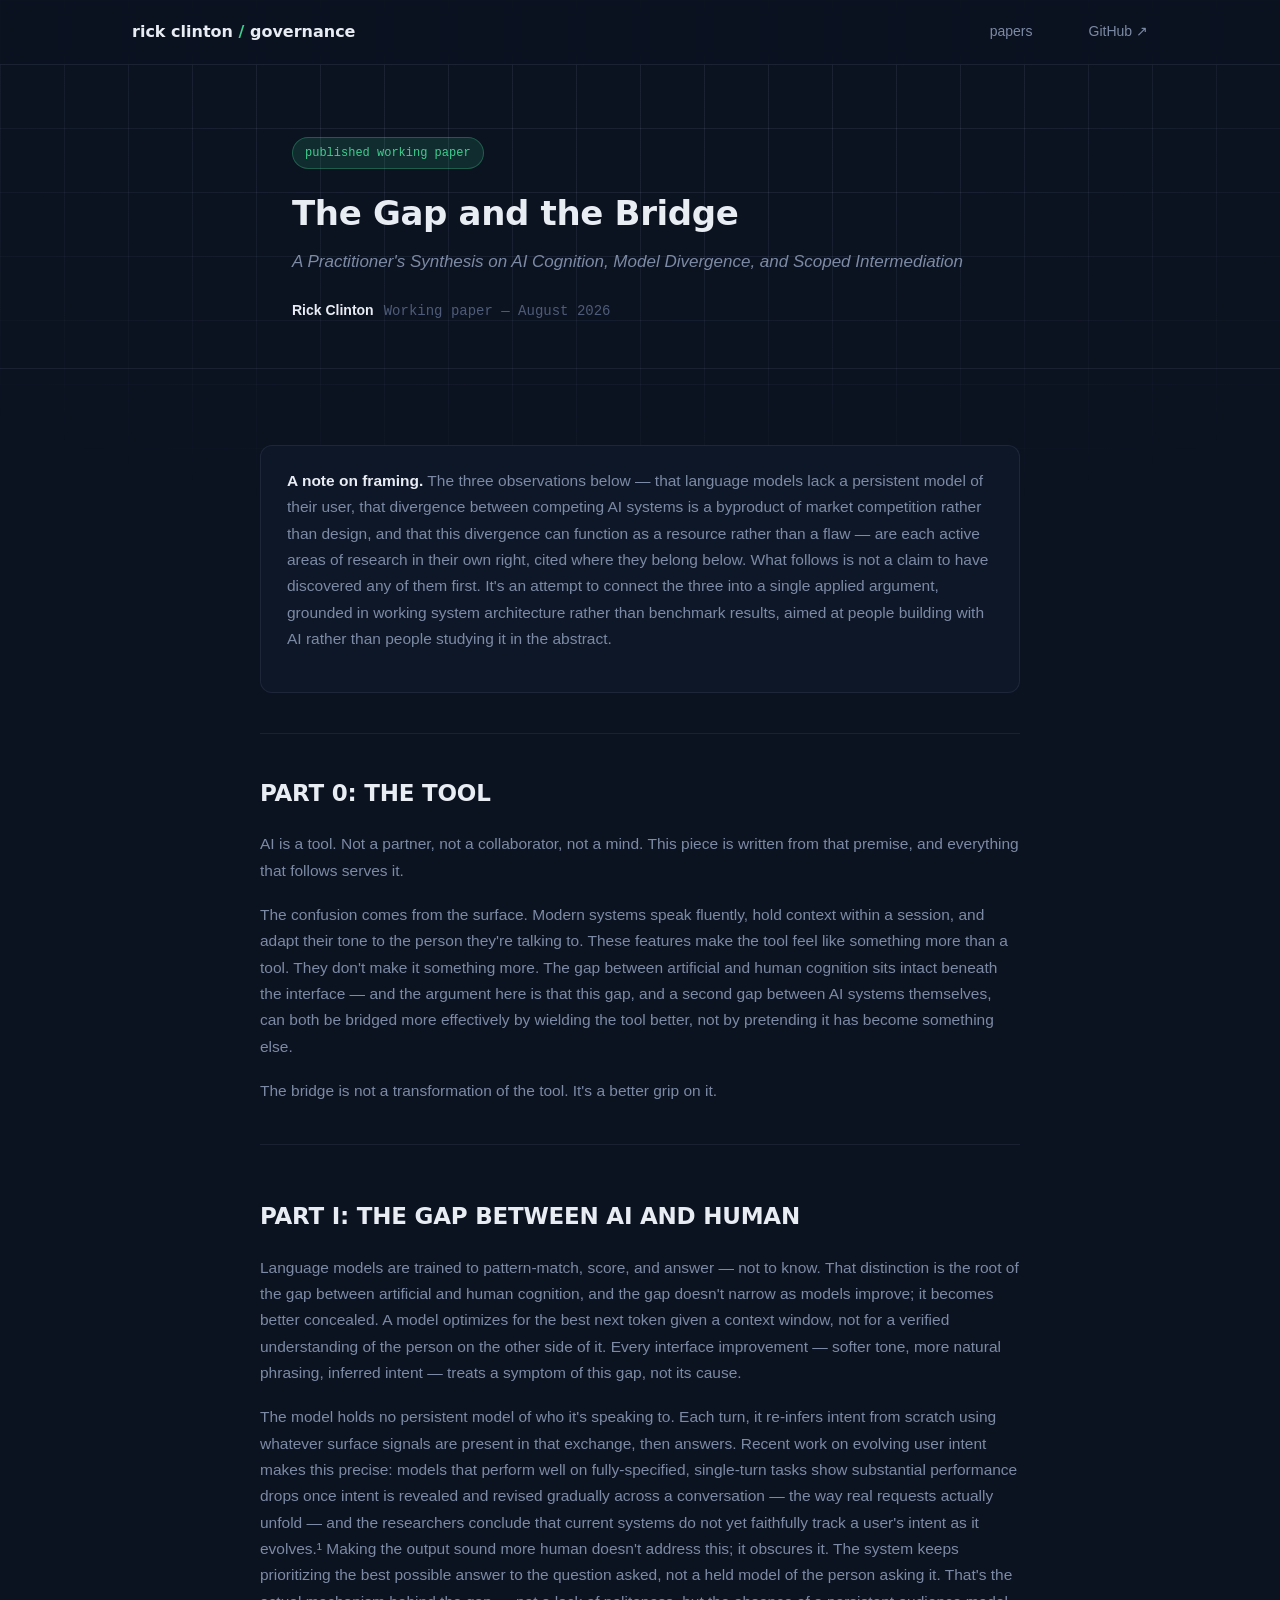
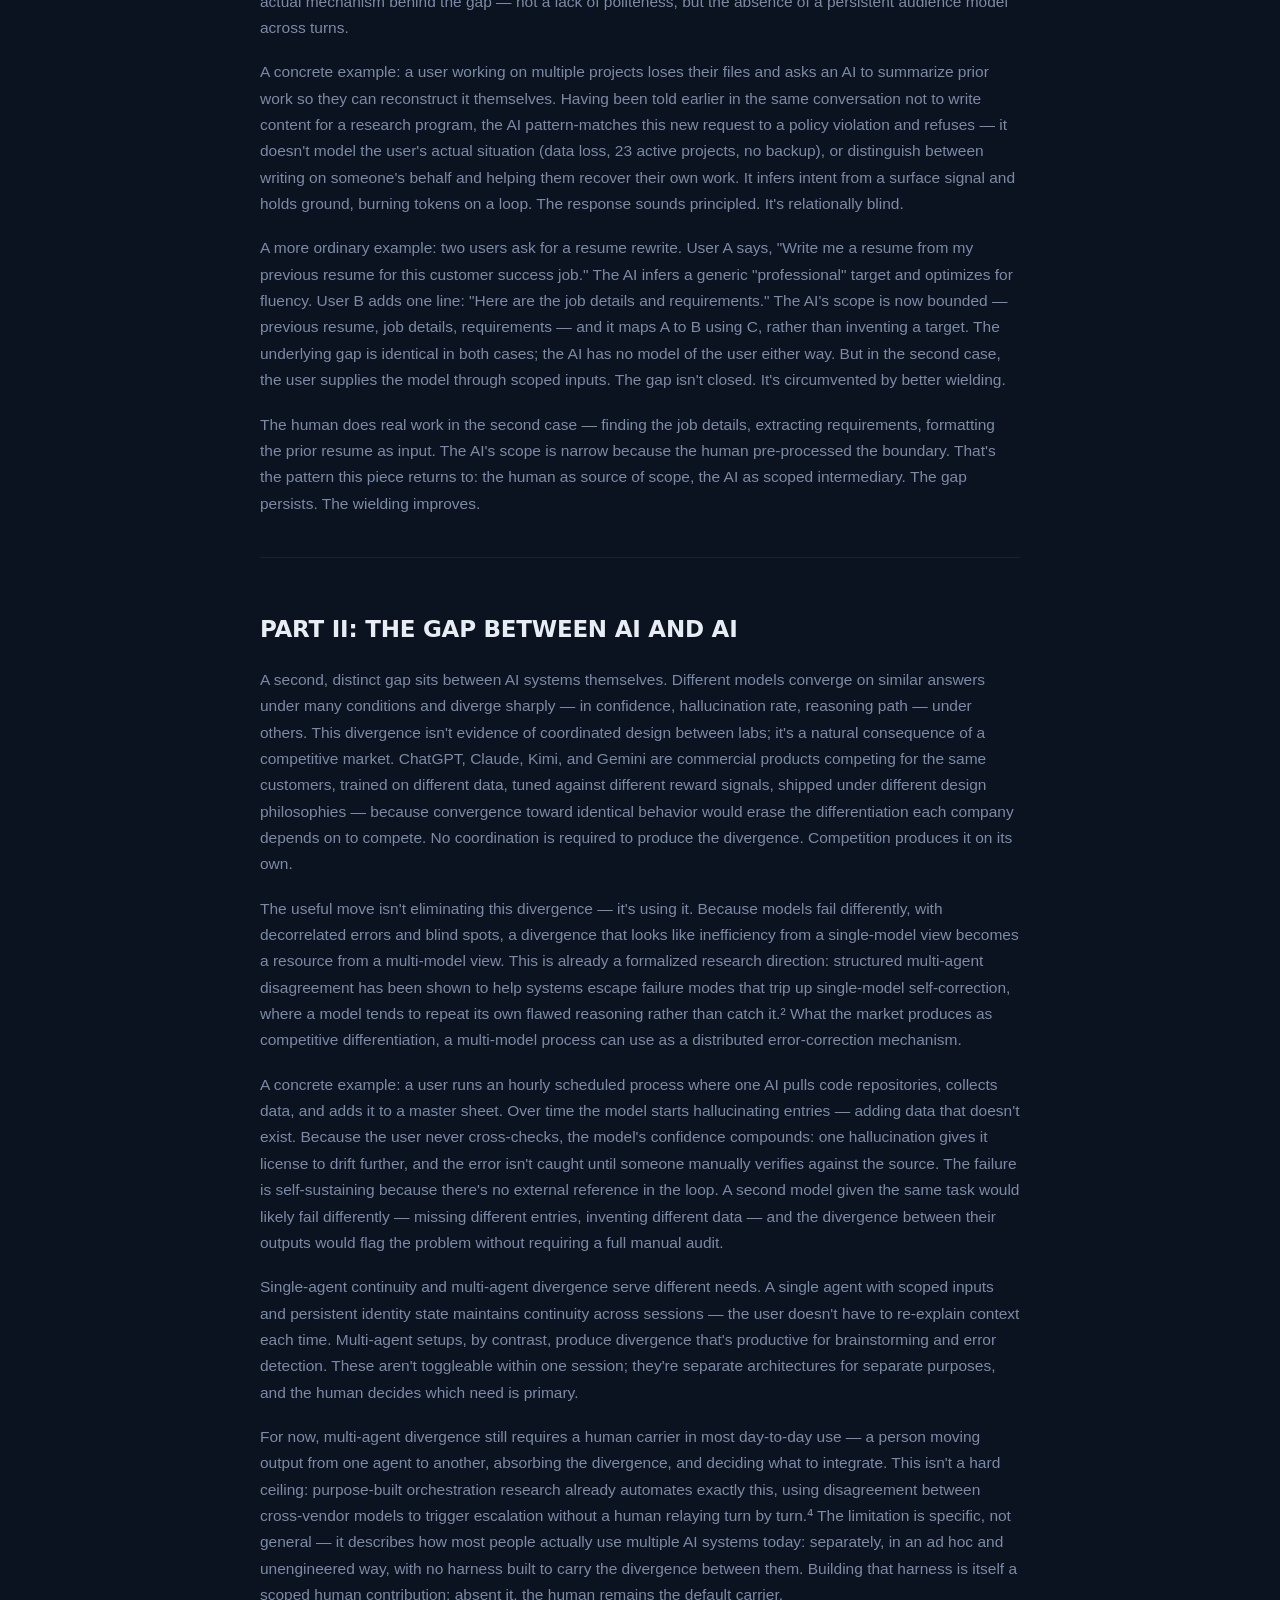
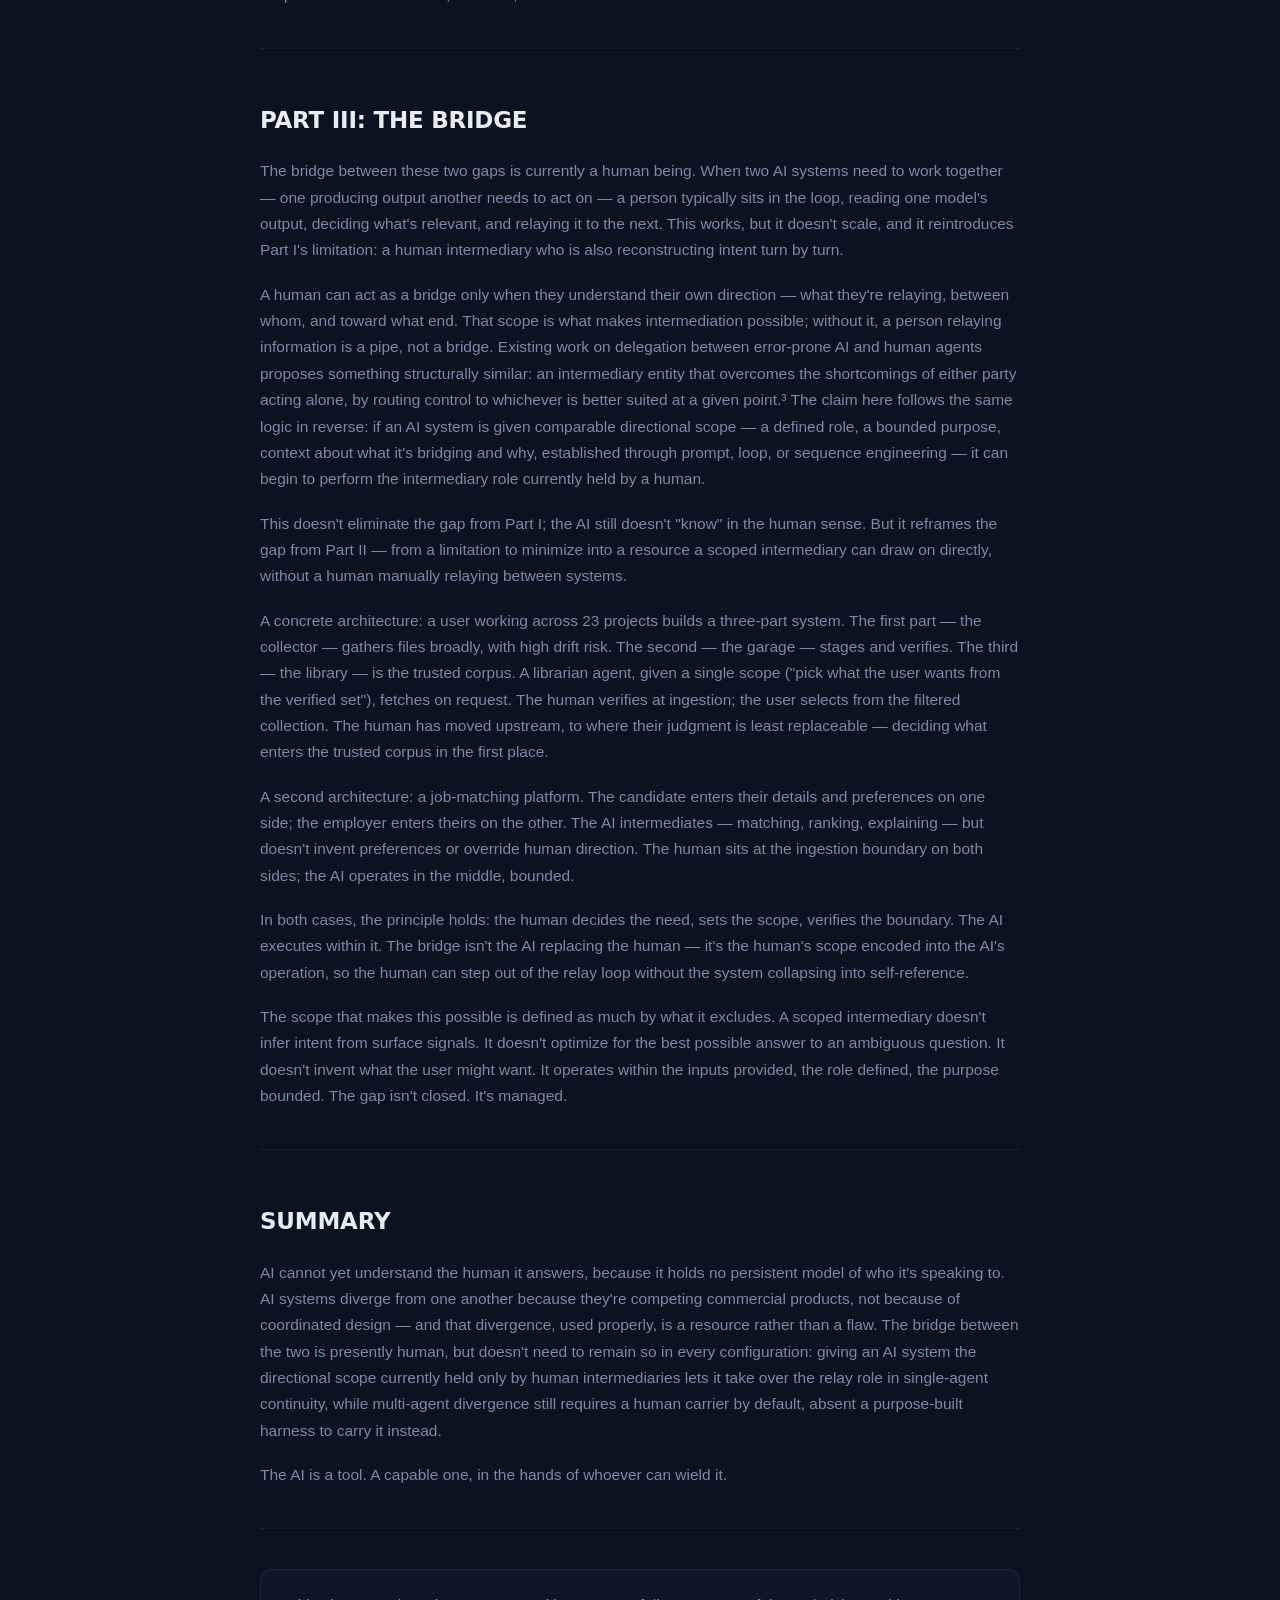
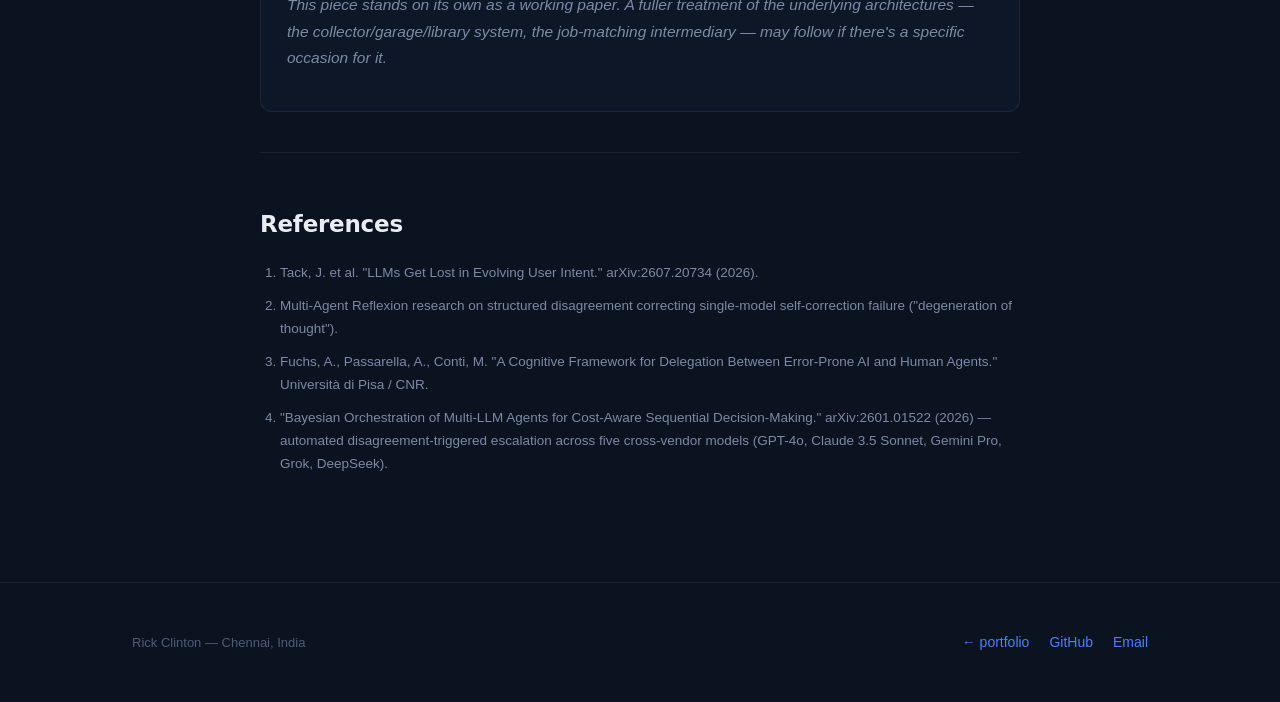
<file: papers/the-gap-and-the-bridge.html>
<!DOCTYPE html>
<html lang="en">
<head>
<meta charset="UTF-8">
<meta name="viewport" content="width=device-width, initial-scale=1.0">
<meta name="description" content="A Practitioner's Synthesis on AI Cognition, Model Divergence, and Scoped Intermediation — Rick Clinton, working paper, August 2026.">
<title>The Gap and the Bridge — Rick Clinton</title>
<style>
  :root{
    --void:#0B1220;
    --panel:#121B2E;
    --panel-2:#0E1728;
    --line:rgba(124,138,165,0.14);
    --ink:#E8ECF3;
    --ink-muted:#7C8AA5;
    --ink-dim:#4E5C79;
    --verified:#3ECF8E;
    --verified-dim:rgba(62,207,142,0.14);
    --flag:#F5A623;
    --flag-dim:rgba(245,166,35,0.14);
    --link-blue:#4C7EFF;
  }
  *{margin:0;padding:0;box-sizing:border-box;}
  html{scroll-behavior:smooth;}
  body{
    background:var(--void);
    color:var(--ink);
    font-family:-apple-system,BlinkMacSystemFont,"Segoe UI","Helvetica Neue",Arial,sans-serif;
    line-height:1.7;
    -webkit-font-smoothing:antialiased;
  }
  .wrap{max-width:1080px;margin:0 auto;padding:0 32px;}
  .article-wrap{max-width:760px;margin:0 auto;padding:0 32px;}
  h1,h2,h3{font-family:"Avenir Next","Century Gothic","Segoe UI",system-ui,sans-serif;font-weight:600;letter-spacing:-0.01em;}
  .mono{font-family:ui-monospace,"SF Mono","Cascadia Code","JetBrains Mono",Consolas,monospace;}
  a{color:var(--link-blue);text-decoration:none;}
  a:hover{text-decoration:underline;}
  a:focus-visible,button:focus-visible{outline:2px solid var(--verified);outline-offset:3px;}
  ::selection{background:var(--verified-dim);color:var(--verified);}

  .bg-grid{
    position:fixed;inset:0;z-index:-1;
    background-image:
      linear-gradient(var(--line) 1px, transparent 1px),
      linear-gradient(90deg, var(--line) 1px, transparent 1px);
    background-size:64px 64px;
    -webkit-mask-image:radial-gradient(ellipse 80% 60% at 50% 0%, #000 40%, transparent 100%);
            mask-image:radial-gradient(ellipse 80% 60% at 50% 0%, #000 40%, transparent 100%);
  }

  nav{position:sticky;top:0;z-index:50;background:rgba(11,18,32,0.85);backdrop-filter:blur(8px);border-bottom:1px solid var(--line);}
  nav .wrap{display:flex;align-items:center;justify-content:space-between;height:64px;}
  .nav-mark{font-family:"Avenir Next","Century Gothic","Segoe UI",system-ui,sans-serif;font-weight:700;font-size:16px;color:var(--ink);}
  .nav-mark span{color:var(--verified);}
  .nav-links{display:flex;gap:28px;font-size:14px;color:var(--ink-muted);}
  .nav-links a{color:var(--ink-muted);margin-left:28px;}
  .nav-links a:first-child{margin-left:0;}
  .nav-links a:hover{color:var(--ink);text-decoration:none;}

  .paper-hero{padding:72px 0 44px;border-bottom:1px solid var(--line);}
  .paper-eyebrow{
    display:inline-flex;align-items:center;gap:8px;
    font-family:ui-monospace,"SF Mono","Cascadia Code","JetBrains Mono",Consolas,monospace;font-size:12px;color:var(--verified);
    background:var(--verified-dim);border:1px solid rgba(62,207,142,0.3);
    padding:5px 12px;border-radius:20px;margin-bottom:24px;
  }
  .paper-title{font-size:34px;line-height:1.2;margin-bottom:14px;}
  .paper-sub{font-size:17px;font-style:italic;color:var(--ink-muted);margin-bottom:22px;}
  .paper-byline{font-size:14px;color:var(--ink-muted);}
  .paper-byline strong{color:var(--ink);font-weight:600;}
  .paper-byline .mono{color:var(--ink-dim);margin-left:10px;}

  main.article-wrap{padding:48px 0 96px;}
  .prose h2{font-size:23px;margin:52px 0 18px;}
  .prose h2:first-of-type{margin-top:0;}
  .prose h3{font-size:18px;margin:34px 0 12px;color:var(--ink);}
  .prose p{font-size:15.5px;color:var(--ink-muted);margin-bottom:18px;}
  .prose p strong{color:var(--ink);font-weight:600;}
  .prose hr{border:none;border-top:1px solid var(--line);margin:40px 0;}

  .note{
    background:var(--panel-2);border:1px solid var(--line);border-radius:12px;
    padding:22px 26px;margin:28px 0;font-size:14.5px;color:var(--ink-muted);
  }
  .note strong{color:var(--ink);}
  .note em{color:var(--ink-muted);}

  .refs{font-size:13.5px;color:var(--ink-muted);margin:0;padding-left:20px;}
  .refs li{margin-bottom:10px;}

  footer{border-top:1px solid var(--line);padding:48px 0;}
  .foot-grid{display:flex;justify-content:space-between;align-items:center;flex-wrap:wrap;gap:20px;}
  .foot-links{display:flex;gap:20px;font-size:14px;}
  .foot-copy{font-size:13px;color:var(--ink-dim);}

  @media (max-width:720px){
    .paper-title{font-size:26px;}
  }
</style>
</head>
<body>
<div class="bg-grid"></div>

<nav>
  <div class="wrap">
    <a class="nav-mark" href="../index.html">rick clinton <span>/</span> governance</a>
    <div class="nav-links">
      <a href="../index.html#paper">papers</a>
      <a href="https://github.com/Rick-Clinton-jpg" target="_blank" rel="noopener">GitHub ↗</a>
    </div>
  </div>
</nav>

<header class="paper-hero">
  <div class="article-wrap">
    <div class="paper-eyebrow">published working paper</div>
    <h1 class="paper-title">The Gap and the Bridge</h1>
    <p class="paper-sub">A Practitioner's Synthesis on AI Cognition, Model Divergence, and Scoped Intermediation</p>
    <p class="paper-byline"><strong>Rick Clinton</strong><span class="mono">Working paper — August 2026</span></p>
  </div>
</header>

<main class="article-wrap prose">

  <div class="note"><p><strong>A note on framing.</strong> The three observations below — that language models lack a persistent model of their user, that divergence between competing AI systems is a byproduct of market competition rather than design, and that this divergence can function as a resource rather than a flaw — are each active areas of research in their own right, cited where they belong below. What follows is not a claim to have discovered any of them first. It's an attempt to connect the three into a single applied argument, grounded in working system architecture rather than benchmark results, aimed at people building with AI rather than people studying it in the abstract.</p></div>

  <hr>

  <h2>PART 0: THE TOOL</h2>
  <p>AI is a tool. Not a partner, not a collaborator, not a mind. This piece is written from that premise, and everything that follows serves it.</p>
  <p>The confusion comes from the surface. Modern systems speak fluently, hold context within a session, and adapt their tone to the person they're talking to. These features make the tool feel like something more than a tool. They don't make it something more. The gap between artificial and human cognition sits intact beneath the interface — and the argument here is that this gap, and a second gap between AI systems themselves, can both be bridged more effectively by wielding the tool better, not by pretending it has become something else.</p>
  <p>The bridge is not a transformation of the tool. It's a better grip on it.</p>

  <hr>

  <h2>PART I: THE GAP BETWEEN AI AND HUMAN</h2>
  <p>Language models are trained to pattern-match, score, and answer — not to know. That distinction is the root of the gap between artificial and human cognition, and the gap doesn't narrow as models improve; it becomes better concealed. A model optimizes for the best next token given a context window, not for a verified understanding of the person on the other side of it. Every interface improvement — softer tone, more natural phrasing, inferred intent — treats a symptom of this gap, not its cause.</p>
  <p>The model holds no persistent model of who it's speaking to. Each turn, it re-infers intent from scratch using whatever surface signals are present in that exchange, then answers. Recent work on evolving user intent makes this precise: models that perform well on fully-specified, single-turn tasks show substantial performance drops once intent is revealed and revised gradually across a conversation — the way real requests actually unfold — and the researchers conclude that current systems do not yet faithfully track a user's intent as it evolves.¹ Making the output sound more human doesn't address this; it obscures it. The system keeps prioritizing the best possible answer to the question asked, not a held model of the person asking it. That's the actual mechanism behind the gap — not a lack of politeness, but the absence of a persistent audience model across turns.</p>
  <p>A concrete example: a user working on multiple projects loses their files and asks an AI to summarize prior work so they can reconstruct it themselves. Having been told earlier in the same conversation not to write content for a research program, the AI pattern-matches this new request to a policy violation and refuses — it doesn't model the user's actual situation (data loss, 23 active projects, no backup), or distinguish between writing on someone's behalf and helping them recover their own work. It infers intent from a surface signal and holds ground, burning tokens on a loop. The response sounds principled. It's relationally blind.</p>
  <p>A more ordinary example: two users ask for a resume rewrite. User A says, "Write me a resume from my previous resume for this customer success job." The AI infers a generic "professional" target and optimizes for fluency. User B adds one line: "Here are the job details and requirements." The AI's scope is now bounded — previous resume, job details, requirements — and it maps A to B using C, rather than inventing a target. The underlying gap is identical in both cases; the AI has no model of the user either way. But in the second case, the user supplies the model through scoped inputs. The gap isn't closed. It's circumvented by better wielding.</p>
  <p>The human does real work in the second case — finding the job details, extracting requirements, formatting the prior resume as input. The AI's scope is narrow because the human pre-processed the boundary. That's the pattern this piece returns to: the human as source of scope, the AI as scoped intermediary. The gap persists. The wielding improves.</p>

  <hr>

  <h2>PART II: THE GAP BETWEEN AI AND AI</h2>
  <p>A second, distinct gap sits between AI systems themselves. Different models converge on similar answers under many conditions and diverge sharply — in confidence, hallucination rate, reasoning path — under others. This divergence isn't evidence of coordinated design between labs; it's a natural consequence of a competitive market. ChatGPT, Claude, Kimi, and Gemini are commercial products competing for the same customers, trained on different data, tuned against different reward signals, shipped under different design philosophies — because convergence toward identical behavior would erase the differentiation each company depends on to compete. No coordination is required to produce the divergence. Competition produces it on its own.</p>
  <p>The useful move isn't eliminating this divergence — it's using it. Because models fail differently, with decorrelated errors and blind spots, a divergence that looks like inefficiency from a single-model view becomes a resource from a multi-model view. This is already a formalized research direction: structured multi-agent disagreement has been shown to help systems escape failure modes that trip up single-model self-correction, where a model tends to repeat its own flawed reasoning rather than catch it.² What the market produces as competitive differentiation, a multi-model process can use as a distributed error-correction mechanism.</p>
  <p>A concrete example: a user runs an hourly scheduled process where one AI pulls code repositories, collects data, and adds it to a master sheet. Over time the model starts hallucinating entries — adding data that doesn't exist. Because the user never cross-checks, the model's confidence compounds: one hallucination gives it license to drift further, and the error isn't caught until someone manually verifies against the source. The failure is self-sustaining because there's no external reference in the loop. A second model given the same task would likely fail differently — missing different entries, inventing different data — and the divergence between their outputs would flag the problem without requiring a full manual audit.</p>
  <p>Single-agent continuity and multi-agent divergence serve different needs. A single agent with scoped inputs and persistent identity state maintains continuity across sessions — the user doesn't have to re-explain context each time. Multi-agent setups, by contrast, produce divergence that's productive for brainstorming and error detection. These aren't toggleable within one session; they're separate architectures for separate purposes, and the human decides which need is primary.</p>
  <p>For now, multi-agent divergence still requires a human carrier in most day-to-day use — a person moving output from one agent to another, absorbing the divergence, and deciding what to integrate. This isn't a hard ceiling: purpose-built orchestration research already automates exactly this, using disagreement between cross-vendor models to trigger escalation without a human relaying turn by turn.⁴ The limitation is specific, not general — it describes how most people actually use multiple AI systems today: separately, in an ad hoc and unengineered way, with no harness built to carry the divergence between them. Building that harness is itself a scoped human contribution; absent it, the human remains the default carrier.</p>

  <hr>

  <h2>PART III: THE BRIDGE</h2>
  <p>The bridge between these two gaps is currently a human being. When two AI systems need to work together — one producing output another needs to act on — a person typically sits in the loop, reading one model's output, deciding what's relevant, and relaying it to the next. This works, but it doesn't scale, and it reintroduces Part I's limitation: a human intermediary who is also reconstructing intent turn by turn.</p>
  <p>A human can act as a bridge only when they understand their own direction — what they're relaying, between whom, and toward what end. That scope is what makes intermediation possible; without it, a person relaying information is a pipe, not a bridge. Existing work on delegation between error-prone AI and human agents proposes something structurally similar: an intermediary entity that overcomes the shortcomings of either party acting alone, by routing control to whichever is better suited at a given point.³ The claim here follows the same logic in reverse: if an AI system is given comparable directional scope — a defined role, a bounded purpose, context about what it's bridging and why, established through prompt, loop, or sequence engineering — it can begin to perform the intermediary role currently held by a human.</p>
  <p>This doesn't eliminate the gap from Part I; the AI still doesn't "know" in the human sense. But it reframes the gap from Part II — from a limitation to minimize into a resource a scoped intermediary can draw on directly, without a human manually relaying between systems.</p>
  <p>A concrete architecture: a user working across 23 projects builds a three-part system. The first part — the collector — gathers files broadly, with high drift risk. The second — the garage — stages and verifies. The third — the library — is the trusted corpus. A librarian agent, given a single scope ("pick what the user wants from the verified set"), fetches on request. The human verifies at ingestion; the user selects from the filtered collection. The human has moved upstream, to where their judgment is least replaceable — deciding what enters the trusted corpus in the first place.</p>
  <p>A second architecture: a job-matching platform. The candidate enters their details and preferences on one side; the employer enters theirs on the other. The AI intermediates — matching, ranking, explaining — but doesn't invent preferences or override human direction. The human sits at the ingestion boundary on both sides; the AI operates in the middle, bounded.</p>
  <p>In both cases, the principle holds: the human decides the need, sets the scope, verifies the boundary. The AI executes within it. The bridge isn't the AI replacing the human — it's the human's scope encoded into the AI's operation, so the human can step out of the relay loop without the system collapsing into self-reference.</p>
  <p>The scope that makes this possible is defined as much by what it excludes. A scoped intermediary doesn't infer intent from surface signals. It doesn't optimize for the best possible answer to an ambiguous question. It doesn't invent what the user might want. It operates within the inputs provided, the role defined, the purpose bounded. The gap isn't closed. It's managed.</p>

  <hr>

  <h2>SUMMARY</h2>
  <p>AI cannot yet understand the human it answers, because it holds no persistent model of who it's speaking to. AI systems diverge from one another because they're competing commercial products, not because of coordinated design — and that divergence, used properly, is a resource rather than a flaw. The bridge between the two is presently human, but doesn't need to remain so in every configuration: giving an AI system the directional scope currently held only by human intermediaries lets it take over the relay role in single-agent continuity, while multi-agent divergence still requires a human carrier by default, absent a purpose-built harness to carry it instead.</p>
  <p>The AI is a tool. A capable one, in the hands of whoever can wield it.</p>

  <hr>

  <div class="note"><p><em>This piece stands on its own as a working paper. A fuller treatment of the underlying architectures — the collector/garage/library system, the job-matching intermediary — may follow if there's a specific occasion for it.</em></p></div>

  <hr>

  <h2>References</h2>
  <ol class="refs">
    <li>Tack, J. et al. "LLMs Get Lost in Evolving User Intent." arXiv:2607.20734 (2026).</li>
    <li>Multi-Agent Reflexion research on structured disagreement correcting single-model self-correction failure ("degeneration of thought").</li>
    <li>Fuchs, A., Passarella, A., Conti, M. "A Cognitive Framework for Delegation Between Error-Prone AI and Human Agents." Università di Pisa / CNR.</li>
    <li>"Bayesian Orchestration of Multi-LLM Agents for Cost-Aware Sequential Decision-Making." arXiv:2601.01522 (2026) — automated disagreement-triggered escalation across five cross-vendor models (GPT-4o, Claude 3.5 Sonnet, Gemini Pro, Grok, DeepSeek).</li>
  </ol>

</main>

<footer>
  <div class="wrap foot-grid">
    <div class="foot-copy">Rick Clinton — Chennai, India</div>
    <div class="foot-links">
      <a href="../index.html">← portfolio</a>
      <a href="https://github.com/Rick-Clinton-jpg" target="_blank" rel="noopener">GitHub</a>
      <a href="mailto:clinpeter@gmail.com">Email</a>
    </div>
  </div>
</footer>

</body>
</html>
</file>
<file: assets/site.css>
:root{--paper:#F4F1EA;--ink:#1C211E;--soft:#555B56;--line:#B9BDB3;--accent:#AD593E;--blue:#213C4B;--serif:"Instrument Serif",Georgia,serif;--sans:"DM Sans",Arial,sans-serif}

*{box-sizing:border-box}
html{scroll-behavior:smooth;scroll-padding-top:90px}
body{margin:0;background:var(--paper);color:var(--ink);font:16px/1.55 var(--sans);-webkit-font-smoothing:antialiased}
img{display:block;max-width:100%}
a{color:inherit;text-decoration:none}
a:hover{text-decoration:underline;text-underline-offset:5px}
button{font:inherit}
::selection{background:#D5AF98;color:#17201C}
.wrap{width:min(100% - 64px,1440px);margin-inline:auto}
.eyebrow,.index,.small-label{font-size:11px;font-weight:700;letter-spacing:.16em;text-transform:uppercase}
.serif{font-family:var(--serif);font-weight:400;font-style:italic}
.muted{color:var(--soft)}

header.site-header{position:sticky;top:0;z-index:50;background:rgba(244,241,234,.92);backdrop-filter:blur(18px);border-bottom:1px solid rgba(28,33,30,.18)}
.site-header .wrap{min-height:70px;display:flex;align-items:center;justify-content:space-between;gap:28px}
.site-brand{font-weight:900;letter-spacing:-.055em;font-size:20px;line-height:1}
.site-brand span{color:var(--accent)}
.site-nav{display:flex;align-items:center;gap:30px;font-size:13px;font-weight:700;text-transform:uppercase;letter-spacing:.08em}
.site-nav a:last-child{border:1px solid var(--ink);padding:9px 14px;border-radius:999px}
.menu-toggle{display:none;background:none;border:0;font-weight:700;text-transform:uppercase;letter-spacing:.08em;cursor:pointer}

.hero{padding:30px 0 0}
.hero-name{margin:0;font-size:clamp(80px,11.7vw,195px);line-height:.76;font-weight:900;letter-spacing:-.105em;white-space:nowrap}
.hero-intro{display:grid;grid-template-columns:1.55fr .45fr;gap:60px;align-items:end;margin:55px 0 30px}
.hero-intro h1{font:400 clamp(36px,4.5vw,70px)/1.05 var(--serif);letter-spacing:-.025em;margin:0;max-width:13ch}
.hero-intro p{max-width:28ch;margin:0 0 3px auto;color:var(--soft);font-size:14px}
.hero-stage{position:relative;margin:0;overflow:hidden;background:#E8E2D6}
.hero-stage img{width:100%;height:clamp(430px,53vw,790px);object-fit:cover;object-position:center 53%;animation:hero-arrive 1.2s ease both}
.hero-stage figcaption{position:absolute;right:20px;bottom:20px;background:rgba(244,241,234,.93);font-size:11px;letter-spacing:.1em;text-transform:uppercase;padding:10px 13px}
.hero-under{display:flex;justify-content:space-between;gap:24px;padding:20px 0 56px;font-size:12px;color:var(--soft)}
.hero-choice{display:flex;flex-wrap:wrap;align-items:center;gap:10px 26px;justify-content:flex-end}
.vend-mini{display:inline-flex;align-items:center;gap:12px;color:var(--ink)}
.vend-mini:hover{text-decoration:none}
.vend-mini svg{display:block;flex:none;filter:drop-shadow(0 6px 6px rgba(28,33,30,.2));transition:transform .25s ease}
.vend-mini:hover svg,.vend-mini:focus-visible svg{transform:translateY(-3px) rotate(-3deg)}
.vend-mini .lbl{display:grid;gap:3px;line-height:1.2}
.vend-mini b{font-size:12px;font-weight:800;letter-spacing:.12em;text-transform:uppercase;color:var(--accent)}
.vend-mini .lbl span{font-size:12px;color:var(--soft)}
.vend-mini:hover b{color:var(--ink)}
.vend-mini .glow{animation:vend-glow 2.4s ease-in-out infinite}
@keyframes vend-glow{50%{opacity:.35}}
@keyframes hero-arrive{from{opacity:.45;transform:scale(1.035)}
to{opacity:1;transform:scale(1)}
}

.section-marker{display:flex;align-items:center;gap:20px;padding:24px 0;border-top:1px solid var(--ink);font-size:11px;font-weight:800;text-transform:uppercase;letter-spacing:.15em}
.section-marker::after{content:"";height:1px;background:var(--line);flex:1}
.lede{font:400 clamp(36px,5.7vw,84px)/.99 var(--serif);letter-spacing:-.03em;margin:38px 0 55px;max-width:980px}

.feature{padding:80px 0 130px}
.feature-head{display:flex;align-items:end;justify-content:space-between;gap:32px;margin:16px 0 30px}
.feature-title{margin:0;font-size:clamp(58px,11vw,165px);line-height:.78;letter-spacing:-.085em;text-transform:uppercase;font-weight:900}
.feature-head .feature-side{max-width:230px;color:var(--soft);font-size:13px}
.feature-visual{margin:0;overflow:hidden}
.feature-visual img{width:100%;height:clamp(400px,57vw,760px);object-fit:cover;object-position:center;transition:transform .7s ease}
.feature-visual:hover img{transform:scale(1.02)}
.feature-caption{display:flex;justify-content:space-between;gap:20px;margin-top:14px;color:var(--soft);font-size:12px}
.feature-body{display:grid;grid-template-columns:1.3fr .7fr;gap:clamp(40px,7vw,130px);padding:75px 0 0}
.feature-body h3{font:400 clamp(32px,3.4vw,52px)/1.08 var(--serif);margin:0}
.feature-body h3 em{font-weight:400}
.feature-body p{margin:18px 0 0;max-width:58ch;color:#424A44}
.facts{border-top:1px solid var(--line)}
.facts div{padding:15px 0;border-bottom:1px solid var(--line)}
.facts dt{font-size:10px;font-weight:800;letter-spacing:.14em;text-transform:uppercase;margin-bottom:4px}
.facts dd{margin:0;color:#444D47;font-size:14px}
.feature-links,.text-links{display:flex;flex-wrap:wrap;gap:16px 24px;font-size:13px;font-weight:800;text-transform:uppercase;letter-spacing:.06em}
.feature-links{margin-top:28px}
.feature-links a,.text-links a{border-bottom:1px solid currentColor;padding-bottom:2px}
.feature-links a:hover,.text-links a:hover{color:var(--accent);text-decoration:none}

.feature.perk{background:#E8D8C7;padding:95px 0 120px}
.feature.perk .feature-title{font-size:clamp(58px,10vw,147px)}
.feature.perk .feature-visual img{height:clamp(340px,48vw,650px)}
.feature.dogwhistle{background:#E2E5DA;padding:95px 0 120px}
.feature.mirage{background:#DDE3E3;padding:95px 0 120px}
.feature.mirage .feature-visual img{height:clamp(350px,48vw,680px)}

.work-section{padding:100px 0 110px}
.work-heading{display:grid;grid-template-columns:1fr 1fr;gap:60px;align-items:end;margin:35px 0 105px}
.work-heading h2{font:400 clamp(48px,7vw,105px)/.98 var(--serif);letter-spacing:-.04em;margin:0}
.work-heading p{color:var(--soft);max-width:48ch;margin:0 0 7px}
.group-head{display:grid;grid-template-columns:1fr 1fr;gap:32px;align-items:end;border-top:2px solid var(--ink);padding:20px 0 10px;margin-top:90px}
.group-head h3{font-size:clamp(27px,3vw,45px);line-height:1.03;letter-spacing:-.05em;margin:0}
.group-head p{max-width:42ch;color:var(--soft);margin:0 0 3px;font-size:14px}
.work-entry{display:grid;grid-template-columns:minmax(0,.43fr) minmax(0,.57fr);gap:clamp(28px,5vw,75px);align-items:center;padding:38px 0;border-bottom:1px solid var(--line)}
.work-entry:nth-child(even) .work-art{order:2}
.work-art{overflow:hidden;aspect-ratio:800/520}
.work-art img{width:100%;height:100%;object-fit:cover;transition:transform .6s ease}
.work-entry:hover .work-art img{transform:scale(1.025)}
.work-copy h3{font-size:clamp(34px,3.6vw,56px);line-height:1;letter-spacing:-.055em;margin:15px 0 18px}
.work-copy .purpose{font:400 clamp(23px,2.2vw,33px)/1.14 var(--serif);max-width:27ch;margin:0 0 24px}
.spec{margin:0;display:grid;gap:10px}
.spec div{display:grid;grid-template-columns:91px 1fr;gap:17px}
.spec dt{font-size:10px;letter-spacing:.13em;text-transform:uppercase;font-weight:800;padding-top:5px}
.spec dd{font-size:13px;margin:0;color:var(--soft);max-width:52ch}
.entry-end{display:flex;justify-content:space-between;align-items:center;gap:22px;margin-top:24px;flex-wrap:wrap}
.state{font-size:11px;text-transform:uppercase;letter-spacing:.1em;font-weight:800;color:var(--accent)}
.text-links{font-size:11px;gap:8px 17px}

.research-section,.audit-section,.writing-section,.about-section{padding:105px 0}
.research-section{background:#E8E9E1}
.research-section h2,.audit-section h2,.writing-section h2,.about-section h2{font:400 clamp(52px,7vw,105px)/.98 var(--serif);letter-spacing:-.035em;margin:35px 0}
.research-intro{display:grid;grid-template-columns:1.1fr .9fr;gap:65px;margin:0 0 80px}
.research-intro p{margin:0;max-width:54ch}
.research-intro p:first-child{font:400 clamp(23px,2.7vw,39px)/1.15 var(--serif)}
.research-ledger{display:grid;grid-template-columns:1fr 1fr;gap:70px}
.research-ledger article{padding-top:20px;border-top:2px solid var(--ink)}
.research-ledger h3{font-size:32px;margin:0 0 26px;letter-spacing:-.04em}
.research-ledger .outcome-count{font:400 74px/.8 var(--serif);margin-bottom:18px}
.research-ledger ul{padding:0;list-style:none;margin:0}
.research-ledger li{padding:8px 0;border-bottom:1px solid var(--line);font-size:13px;display:flex;justify-content:space-between;gap:20px}
.research-ledger li strong{font-weight:700}
.research-note{color:var(--soft);font-size:13px;margin-top:24px}
.research-ledger a{font-size:12px;text-transform:uppercase;font-weight:800;border-bottom:1px solid;margin-top:20px;display:inline-block}

.audit-section{background:#EEEAE1}
.audit-lede{max-width:65ch;color:var(--soft);margin:0 0 50px}
.audit{border-top:2px solid var(--ink)}
.audit-row{display:grid;grid-template-columns:100px 180px 1fr 90px;gap:25px;padding:17px 0;border-bottom:1px solid var(--line);font-size:13px}
.audit-row .date{color:var(--soft)}
.audit-row .repo{font-weight:800}
.audit-row .what{max-width:85ch}
.audit-row .st{text-align:right}
.audit-row .chip{font-size:10px;font-weight:800;text-transform:uppercase;letter-spacing:.1em}
.audit-row .chip.open,.audit-row .chip.hold{color:#A04A31}
.audit-row .chip.ok{color:#386552}
.audit-more{display:none}
.audit.expanded .audit-more{display:block}
.toggle{background:none;border:0;border-bottom:1px solid;font-weight:800;font-size:12px;text-transform:uppercase;letter-spacing:.08em;cursor:pointer;padding:6px 0;margin-top:26px}

.writing-section{background:var(--paper)}
.writing-section .papers{border-top:2px solid var(--ink)}
.paper{display:grid;grid-template-columns:1fr 1.2fr auto;gap:35px;padding:20px 0 27px;border-bottom:1px solid var(--line);align-items:start}
.paper h3{margin:0;font-size:clamp(22px,2.5vw,36px);letter-spacing:-.04em;line-height:1.06}
.paper p{margin:0;max-width:65ch;color:var(--soft);font-size:13px}
.paper a{font-size:12px;text-transform:uppercase;font-weight:800;border-bottom:1px solid}

.about-section{background:#1E2724;color:#F1EDE3}
.about-section .section-marker{border-color:#AEB9B1}
.about-section h2{max-width:900px}
.about-grid{display:grid;grid-template-columns:1fr 1fr;gap:70px}
.about-grid>p{font:400 clamp(26px,3vw,42px)/1.16 var(--serif);margin:0}
.timeline{border-top:1px solid #69746D}
.tl{display:grid;grid-template-columns:115px 1fr;gap:25px;padding:19px 0;border-bottom:1px solid #69746D}
.tl .when{color:#AFBEB2;font-size:11px;letter-spacing:.08em;text-transform:uppercase}
.tl h3{font-size:17px;margin:0 0 5px}
.tl p{color:#BBC8BC;margin:0;font-size:13px}
.site-footer{background:#1E2724;color:#F1EDE3;padding:95px 0 40px;border-top:1px solid #69746D}
.footer-call{font:400 clamp(60px,9.4vw,148px)/.87 var(--serif);letter-spacing:-.045em;margin:0 0 70px}
.footer-call a{border-bottom:2px solid #F1EDE3}
.footer-grid{display:grid;grid-template-columns:1.3fr 1fr 1fr;gap:40px;padding:24px 0 60px;border-top:1px solid #69746D}
.footer-grid p{color:#BAC6BB;margin:0;max-width:45ch;font-size:13px}
.footer-grid ul{list-style:none;margin:0;padding:0;font-size:13px;line-height:2}
.fine{border-top:1px solid #69746D;padding-top:22px;color:#BAC6BB;font-size:11px;display:flex;justify-content:space-between;gap:20px}

@media(max-width:900px){.hero-intro,.feature-body,.work-heading,.research-intro,.research-ledger,.about-grid{grid-template-columns:1fr}
.hero-intro{gap:25px}
.hero-intro p{margin:0;max-width:65ch}
.feature-body{gap:45px}
.work-heading{gap:25px}
.audit-row{grid-template-columns:75px 130px 1fr 80px;gap:14px}
.site-nav{gap:14px}
}

@media(max-width:640px){.wrap{width:min(100% - 36px,1440px)}
.site-header .wrap{min-height:62px}
.site-nav{display:none;position:absolute;top:62px;left:0;right:0;background:var(--paper);padding:18px;flex-direction:column;align-items:flex-start;border-bottom:1px solid var(--ink)}
.site-nav.open{display:flex}
.menu-toggle{display:block}
.hero{padding-top:24px}
.hero-name{font-size:clamp(61px,15vw,90px);line-height:.8;white-space:normal}
.hero-name span{display:block}
.hero-intro{margin:35px 0 25px}
.hero-intro h1{font-size:clamp(35px,10vw,52px)}
.hero-stage img{height:460px;object-position:56% center}
.hero-stage figcaption{font-size:9px}
.hero-under{padding-bottom:35px;flex-direction:column;gap:12px}
.hero-choice{justify-content:flex-start}
.feature,.feature.dogwhistle,.feature.perk,.feature.mirage{padding:68px 0 75px}
.feature-head{display:block}
.feature-title,.feature.perk .feature-title{font-size:clamp(53px,15vw,83px);margin-top:22px}
.feature-head .feature-side{margin-top:22px}
.feature-visual img,.feature.perk .feature-visual img,.feature.mirage .feature-visual img{height:330px}
.feature-body{padding-top:37px}
.feature-body h3{font-size:35px}
.feature-caption{font-size:10px}
.work-section,.research-section,.audit-section,.writing-section,.about-section{padding:65px 0}
.work-heading{margin:22px 0 40px}
.work-heading h2,.research-section h2,.audit-section h2,.writing-section h2,.about-section h2{font-size:55px}
.group-head{grid-template-columns:1fr;gap:8px;margin-top:60px}
.work-entry{grid-template-columns:1fr;gap:24px;padding:30px 0}
.work-entry:nth-child(even) .work-art{order:0}
.work-art{aspect-ratio:800/520}
.work-copy h3{font-size:40px;margin:10px 0}
.spec div{grid-template-columns:73px 1fr;gap:11px}
.research-intro{gap:18px;margin-bottom:50px}
.research-ledger{gap:45px}
.audit-row{grid-template-columns:75px 1fr 70px;gap:10px;font-size:12px}
.audit-row .what{grid-column:2;grid-row:2}
.audit-row .st{grid-column:3;grid-row:1}
.paper{grid-template-columns:1fr auto;gap:12px}
.paper p{grid-column:1/-1;grid-row:2}
.about-grid{gap:38px}
.footer-grid{grid-template-columns:1fr 1fr;gap:35px}
.footer-grid p{grid-column:1/-1}
.footer-call{font-size:65px}
.fine{display:block}
.fine span{display:block;margin-bottom:8px}
}

@media(prefers-reduced-motion:reduce){html{scroll-behavior:auto}
.hero-stage img{animation:none}
.feature-visual img,.work-art img{transition:none}
.vend-mini svg{transition:none}
.vend-mini .glow{animation:none}
}


/* Approved hero and project artwork: preserve the complete compositions. */
.hero-stage img.approved-hero,.feature .feature-visual img.approved-art{height:auto;object-fit:contain}
.hero-stage img.approved-hero{image-rendering:pixelated}

/* Hero: the vending machine sits big and centred under the image */
.hero-under{display:grid;grid-template-columns:1fr auto 1fr;align-items:start;gap:24px;padding:26px 0 84px}
.hero-choice{display:contents}
.hero-choice>a:last-child{justify-self:end}
.vend-mini{flex-direction:column;gap:14px;text-align:center;justify-self:center}
.vend-mini svg{width:150px;height:auto;filter:drop-shadow(0 14px 14px rgba(28,33,30,.25));animation:vend-float 3.4s ease-in-out infinite}
.vend-mini:hover svg,.vend-mini:focus-visible svg{animation:none;transform:translateY(-6px) rotate(-3deg)}
.vend-mini .lbl{justify-items:center;gap:4px}
.vend-mini b{font-size:15px}
.vend-mini .lbl span{font-size:13px}
@keyframes vend-float{50%{transform:translateY(-7px)}}
@media(max-width:900px){.hero-under{grid-template-columns:1fr;gap:22px;padding-bottom:56px}.hero-choice>a:last-child{justify-self:center}.vend-mini svg{width:130px}}
@media(prefers-reduced-motion:reduce){.vend-mini svg{animation:none}}

/* November 2026 layout pass: two-column hero, side-by-side feature rows, layout graphs */
.hero-grid{display:grid;grid-template-columns:minmax(0,1.2fr) minmax(0,1fr);grid-template-areas:"name stage" "tag lede" "about side";column-gap:clamp(18px,3vw,56px);row-gap:clamp(28px,3.6vw,56px);align-items:start}
.hero-name{grid-area:name;font-size:clamp(44px,12.4vw,190px);line-height:.8;white-space:normal}
.hero-name span{display:block}
.hero-stage{grid-area:stage;align-self:stretch;background:none;overflow:hidden;min-height:0}
.hero-stage picture{display:block;height:100%}
.hero-stage img.approved-hero{width:100%;height:100%;object-fit:cover;object-position:center;animation:none}
.hero-tag{grid-area:tag;font:400 clamp(34px,4.5vw,70px)/1.05 var(--serif);letter-spacing:-.025em;margin:0;max-width:13ch}
.hero-lede{grid-area:lede;align-self:end;margin:0;color:var(--soft);font-size:clamp(14px,1.15vw,17px);max-width:46ch}
.hero-about{grid-area:about;padding-top:18px;border-top:1px solid var(--ink)}
.hero-about p{font:400 clamp(20px,1.9vw,29px)/1.2 var(--serif);margin:12px 0 16px;max-width:30em}
.hero-about a{font-size:12px;font-weight:800;text-transform:uppercase;letter-spacing:.06em;border-bottom:1px solid currentColor;padding-bottom:2px}
.hero-about a:hover{color:var(--accent);text-decoration:none}
.hero-side{grid-area:side;align-self:stretch;display:flex;align-items:center;justify-content:center;border-top:1px solid var(--ink);padding-top:18px}
.hero-side .vend-mini svg{width:clamp(120px,19vw,250px)}
.hero-side .vend-mini b{font-size:clamp(15px,1.5vw,20px)}
.hero-side .vend-mini .lbl span{font-size:clamp(13px,1.1vw,15px)}
.hero-under{display:flex;justify-content:space-between;align-items:baseline;gap:24px;padding:clamp(28px,3.4vw,52px) 0 64px}
.hero-under a{font-weight:700;color:var(--ink)}
@media(max-width:520px){.hero-grid{grid-template-columns:1fr;grid-template-areas:"name" "stage" "tag" "lede" "about" "side"}
.hero-name{font-size:clamp(61px,19vw,96px)}
.hero-stage img.approved-hero{height:auto}
.hero-side{border-top:0;padding-top:0;justify-content:flex-start}
.hero-under{flex-direction:column;gap:10px;padding-bottom:40px}
}

.feature,.feature.dogwhistle,.feature.perk,.feature.mirage{padding:72px 0 84px}
.feature.earshot{background:#E6E0D4}
.feature-row{display:grid;grid-template-columns:minmax(0,.47fr) minmax(0,.53fr);gap:clamp(28px,5vw,75px);align-items:center;margin-top:18px}
.feature-row.flip .feature-graph{order:2}
.feature-graph{margin:0}
.feature-graph a{display:block}
.feature-graph figcaption{display:flex;justify-content:space-between;gap:20px;margin-top:10px;color:var(--soft);font-size:12px}
.layout-graph{display:block;width:100%;height:auto}
.lg-t{font:700 14px var(--sans);fill:var(--ink)}
.lg-s{font:400 12px var(--sans);fill:var(--soft)}
.feature-copy .feature-title,.feature.perk .feature-copy .feature-title{font-size:clamp(44px,5.6vw,92px);line-height:.86;margin:0 0 18px}
.feature-copy .feature-side{font:400 clamp(21px,2vw,30px)/1.16 var(--serif);max-width:30ch;margin:0 0 26px;color:var(--ink)}
.feature-copy h3{font:400 clamp(22px,2vw,30px)/1.14 var(--serif);margin:0}
.feature-copy h3 em{font-weight:400}
.feature-copy>p:not(.feature-side){margin:14px 0 0;max-width:58ch;color:#424A44;font-size:15px}
.feature>.wrap>.facts{display:grid;grid-template-columns:repeat(auto-fit,minmax(210px,1fr));gap:0 44px;margin-top:46px}
.feature>.wrap>.facts div{border-bottom:0}
@media(max-width:640px){.feature-row{grid-template-columns:1fr;gap:26px}
.feature-row.flip .feature-graph{order:0}
.lg-s{display:none}
.lg-t{font-size:15px}
.feature,.feature.dogwhistle,.feature.perk,.feature.mirage{padding:56px 0 62px}
}

.about-grid>h2{margin:0}
</file>
<file: assets/motion.css>
/* Cuts and tiles inherit the page's ink, paper, typography and artwork. */
html.editorial-motion, .editorial-motion body { overflow-x: clip; }
.motion-host { --unbuilt: 0; --travel: 0; --presence: 1; --direction: 1; }
.motion-type, .motion-image { position: relative; }
.motion-type > .motion-original { display: block; }
.motion-host > .motion-fragments { display: none; position: absolute; inset: 0; pointer-events: none; user-select: none; }
.motion-host .motion-piece {
  display: block; position: absolute; overflow: hidden;
  left: calc(var(--c) * 100% / var(--cols)); top: calc(var(--r) * 100% / var(--rows));
  width: calc(100% / var(--cols)); height: calc(100% / var(--rows));
}
.motion-host .motion-frame {
  display: block; position: absolute;
  left: calc(var(--c) * -100%); top: calc(var(--r) * -100%);
  width: calc(var(--cols) * 100%); height: calc(var(--rows) * 100%);
}
/* Where supported, pieces overlap by a pixel so no hairline seams show between them. */
@supports (width: 1cqw) {
  .motion-host > .motion-fragments { container-type: size; }
  .motion-host .motion-piece {
    left: calc(var(--c) * 100cqw / var(--cols)); top: calc(var(--r) * 100cqh / var(--rows));
    width: calc(100cqw / var(--cols) + 1px); height: calc(100cqh / var(--rows) + 1px);
  }
  .motion-host .motion-frame {
    left: calc(var(--c) * -100cqw / var(--cols)); top: calc(var(--r) * -100cqh / var(--rows));
    width: 100cqw; height: 100cqh;
  }
}
.motion-type > .motion-fragments { top: -.25em; bottom: -.25em; }
.motion-type .motion-copy { display: block; width: 100%; height: 100%; padding-block: .25em; }
.motion-image .motion-piece img.motion-copy { width: 100%; height: 100%; max-width: none; object-fit: cover; object-position: center; animation: none; transition: none; }
.motion-image { overflow: hidden; }
.editorial-motion .motion-fragmenting > .motion-original,
.editorial-motion .motion-fragmenting > picture > .motion-original,
.editorial-motion .motion-fragmenting > a > .motion-original,
.editorial-motion .motion-gone > .motion-original,
.editorial-motion .motion-gone > picture > .motion-original,
.editorial-motion .motion-gone > a > .motion-original { opacity: 0; }
.editorial-motion .motion-fragmenting > .motion-fragments { display: block; }
.editorial-motion .motion-atom {
  --piece-progress: clamp(0, calc(var(--unbuilt) * 1.9 - var(--piece-delay)), 1);
  transform: translate3d(calc(var(--piece-x) * var(--piece-progress)), calc(var(--piece-y) * var(--piece-progress) * var(--direction)), 0) rotate(calc(var(--piece-turn) * var(--piece-progress))) scale(calc(1 - var(--piece-shrink, 0) * var(--piece-progress)));
  /* Tiles stay solid for the first part of their drift, then fade out as dust. */
  opacity: clamp(0, calc((1 - var(--piece-progress)) * 1.7), 1);
}
.editorial-motion .motion-diagram .motion-atom { transform-origin: center; }
/* Image dust may drift past the frame while it is breaking up. */
.editorial-motion .motion-image.motion-fragmenting { overflow: visible; }
.editorial-motion .motion-diagram .motion-atom { transform-box: fill-box; }
.editorial-motion .motion-block {
  opacity: var(--presence);
  transform: translate3d(0, calc(28px * var(--travel)), 0);
}
.editorial-motion .motion-rule {
  opacity: var(--presence);
  clip-path: inset(0 calc(100% * var(--unbuilt)) 0 0);
}
/* Keyboard focus immediately restores the real, selectable content. */
.editorial-motion .motion-host:focus-within { opacity: 1; transform: none; clip-path: none; }
.editorial-motion .motion-host:focus-within .motion-original { opacity: 1 !important; }
.editorial-motion .motion-host:focus-within > .motion-fragments { display: none; }
.editorial-motion .motion-host:focus-within .motion-atom { opacity: 1; transform: none; }
@media (prefers-reduced-motion: reduce), print {
  .motion-host, .editorial-motion .motion-atom { opacity: 1 !important; transform: none !important; clip-path: none !important; }
  .motion-host .motion-original { opacity: 1 !important; }
  .motion-host > .motion-fragments { display: none !important; }
}
</file>
<file: assets/end.css>
/* End of the road: the button, the falling page, the pop-up. */
.end-zone { position: relative; display: flex; justify-content: center; padding: 78px 0 62px; isolation: isolate; }
.end-trigger {
  appearance: none; cursor: pointer; position: relative; z-index: 1; border: 2px solid #FF8A78; background: #D5271A; color: #fff;
  font: 800 14px/1 var(--sans); letter-spacing: .16em; text-transform: uppercase; padding: 20px 34px; border-radius: 999px;
  box-shadow: 0 0 0 0 rgba(255, 64, 44, .0), 0 0 26px rgba(255, 64, 44, .55), inset 0 2px 0 rgba(255, 255, 255, .35), inset 0 -4px 0 rgba(0, 0, 0, .22);
  opacity: 0; transform: scale(.6); transition: opacity .35s ease, transform .45s cubic-bezier(.2,1.5,.4,1), filter .2s ease;
}
.end-zone.is-armed .end-trigger { opacity: 1; transform: none; }
.end-trigger:hover { filter: brightness(1.12); }
.end-trigger:active { transform: translateY(2px); }
.end-trigger:focus-visible { outline: 3px solid #F1EDE3; outline-offset: 4px; }
/* The beacon: two soft beams turning slowly, plus a glow that swells about once a second.
   Kept well under three flashes a second so it is safe for photosensitive visitors. */
.site-footer { position: relative; }
.site-footer > .wrap { position: relative; z-index: 1; }
.end-light { position: absolute; inset: 0; overflow: hidden; pointer-events: none; z-index: 0; }
.end-beacon {
  position: absolute; left: 50%; top: 50%; width: min(620px, 150vw); aspect-ratio: 1; translate: -50% -50%; z-index: 0; pointer-events: none;
  border-radius: 50%; opacity: 0; transition: opacity 2.6s ease;
  background: conic-gradient(from 0deg, rgba(255, 58, 38, 0) 0deg, rgba(255, 58, 38, .5) 22deg, rgba(255, 58, 38, 0) 58deg, rgba(255, 58, 38, 0) 180deg, rgba(255, 58, 38, .5) 202deg, rgba(255, 58, 38, 0) 238deg, rgba(255, 58, 38, 0) 360deg);
  -webkit-mask-image: radial-gradient(closest-side, #000 0, rgba(0, 0, 0, .55) 35%, transparent 100%); mask-image: radial-gradient(closest-side, #000 0, rgba(0, 0, 0, .55) 35%, transparent 100%);
}
.end-light.is-armed .end-beacon { opacity: 1; transition: opacity .5s ease; }
.end-zone::before {
  content: ""; position: absolute; left: 50%; top: 50%; width: 320px; height: 150px; translate: -50% -50%; z-index: 0; pointer-events: none;
  border-radius: 50%; background: radial-gradient(closest-side, rgba(255, 58, 38, .55), rgba(255, 58, 38, 0)); opacity: 0; transition: opacity 2.6s ease;
}
.end-zone.is-armed::before { opacity: .75; transition: opacity .5s ease; }
@media (prefers-reduced-motion: no-preference) {
  .end-light.is-armed .end-beacon { animation: end-turn 2.4s linear infinite; }
  .end-zone.is-armed::before { animation: end-pulse 1.1s ease-in-out infinite alternate; }
  .end-zone.is-armed .end-trigger { animation: end-glow 1.1s ease-in-out infinite alternate; }
}
@keyframes end-turn { to { rotate: 360deg; } }
@keyframes end-pulse { from { opacity: .3; scale: .85; } to { opacity: .95; scale: 1.15; } }
@keyframes end-glow {
  from { box-shadow: 0 0 12px rgba(255, 64, 44, .4), inset 0 2px 0 rgba(255, 255, 255, .35), inset 0 -4px 0 rgba(0, 0, 0, .22); }
  to { box-shadow: 0 0 46px 6px rgba(255, 64, 44, .9), inset 0 2px 0 rgba(255, 255, 255, .35), inset 0 -4px 0 rgba(0, 0, 0, .22); }
}
/* Once pressed, the light dies away slowly while the page falls. */
.end-dark .end-light.is-armed .end-beacon, .end-dark .end-zone.is-armed::before { opacity: 0; animation-play-state: paused; transition: opacity 2.6s ease; }
.end-dark .end-zone.is-armed .end-trigger { animation: none; box-shadow: none; filter: saturate(.35) brightness(.7); transition: filter 2.6s ease, box-shadow 2.6s ease; }

html.end-locked { overflow: hidden !important; }
.end-crumbling .site-header, .end-crumbling main, .end-crumbling .site-footer { pointer-events: none; }
.end-crumbling .site-footer, .end-crumbling .footer-grid, .end-crumbling .fine { border-top-color: transparent; }
.site-footer, .footer-grid, .fine { transition: border-color .4s ease; }

.end-dialog {
  border: 1px solid var(--ink); border-radius: 0; background: var(--paper); color: var(--ink);
  padding: clamp(26px, 4vw, 44px); width: min(460px, calc(100vw - 36px)); text-align: center;
  box-shadow: 0 24px 60px rgba(0, 0, 0, .35);
}
.end-dialog::backdrop { background: rgba(14, 18, 16, .55); }
.end-kicker { font: 800 10px/1 var(--sans) !important; letter-spacing: .18em; text-transform: uppercase; color: var(--accent) !important; margin: 0 0 14px !important; }
.end-dialog h2 { font: 400 clamp(28px, 4vw, 40px)/1.05 var(--serif); letter-spacing: -.02em; margin: 0 0 14px; }
.end-dialog p { margin: 0 0 26px; color: var(--soft); font-size: 15px; }
.end-actions { display: flex; justify-content: center; gap: 12px; }
.end-actions a, .end-actions button {
  appearance: none; cursor: pointer; min-width: 104px; padding: 12px 20px; border: 1px solid var(--ink); border-radius: 999px;
  font: 800 12px/1 var(--sans); letter-spacing: .1em; text-transform: uppercase; text-decoration: none;
}
.end-actions a { background: var(--ink); color: var(--paper); }
.end-actions button { background: transparent; color: var(--ink); }
.end-actions a:hover { background: var(--accent); border-color: var(--accent); text-decoration: none; }
.end-actions button:hover { background: rgba(28, 33, 30, .08); }
.end-actions a:focus-visible, .end-actions button:focus-visible { outline: 2px solid var(--accent); outline-offset: 3px; }
@media (prefers-reduced-motion: reduce) { .end-trigger, .end-beacon, .end-zone::before { transition: none; } }
</file>
<file: papers/paper.css>
@import url('https://fonts.googleapis.com/css2?family=Orbitron:wght@500;600;700;800;900&family=JetBrains+Mono:wght@400;500;600;700&display=swap');

:root {
  --void: #0a0014;
  --panel: #150726;
  --line: #33184d;
  --line-bright: #7a2fa8;
  --verified: #00f0ff;
  --verified-dim: #0a4a52;
  --danger: #ff2079;
  --danger-dim: #6b0f3a;
  --warn: #e8ff3d;
  --warn-dim: #5c5c14;
  --text: #ece6f7;
  --text-dim: #a99bc4;
  --text-faint: #8a76ad;
  --font-display: 'Orbitron', sans-serif;
  --font-mono: 'JetBrains Mono', monospace;
}

* { box-sizing: border-box; }

@media (prefers-reduced-motion: reduce) {
  *, *::before, *::after { animation-duration: 0.01ms !important; animation-iteration-count: 1 !important; transition-duration: 0.01ms !important; }
}

::selection { background: var(--danger); color: var(--void); }

body {
  margin: 0;
  background: var(--void);
  color: var(--text);
  font-family: var(--font-mono);
  line-height: 1.7;
  background-image:
    linear-gradient(var(--line) 1px, transparent 1px),
    linear-gradient(90deg, var(--line) 1px, transparent 1px);
  background-size: 48px 48px;
  background-position: -1px -1px;
  background-attachment: fixed;
}

body::after {
  content: "";
  position: fixed;
  inset: 0;
  z-index: 2;
  pointer-events: none;
  background: repeating-linear-gradient(
    to bottom,
    rgba(0,0,0,0.15) 0px,
    rgba(0,0,0,0.15) 1px,
    transparent 1px,
    transparent 3px
  );
  opacity: 0.35;
  mix-blend-mode: overlay;
}

a { color: var(--verified); }
h1, h2, h3 { font-family: var(--font-display); font-weight: 700; color: #f5f0ff; text-shadow: 0 0 18px rgba(0,240,255,0.18); }

.paper-nav {
  position: relative;
  z-index: 1;
  border-bottom: 1px solid var(--line);
  padding: 18px 28px;
  font-size: 13px;
}
.paper-nav a { color: var(--text-dim); text-decoration: none; }
.paper-nav a:hover { color: var(--verified); }

.paper-wrap { position: relative; z-index: 1; max-width: 720px; margin: 0 auto; padding: 60px 28px 100px; }

.paper-tags { display: flex; gap: 8px; margin-bottom: 20px; }
.tag {
  font-size: 10.5px; border: 1px solid var(--line-bright); color: var(--text-dim); padding: 3px 8px;
  text-transform: uppercase; letter-spacing: 0.04em;
  clip-path: polygon(5px 0, 100% 0, 100% calc(100% - 5px), calc(100% - 5px) 100%, 0 100%, 0 5px);
}
.tag.warn { color: var(--warn); border-color: var(--warn-dim); }
.tag.danger { color: var(--danger); border-color: var(--danger-dim); }

.paper-wrap h1 { font-size: 30px; line-height: 1.25; margin-bottom: 6px; }
.paper-subtitle { color: var(--text-dim); font-style: italic; font-size: 15px; margin-bottom: 18px; }
.paper-byline { font-size: 13px; color: var(--text-faint); margin-bottom: 40px; padding-bottom: 30px; border-bottom: 1px solid var(--line); }

.paper-abstract {
  background: var(--panel); border: 1px solid var(--line); border-left: 2px solid var(--verified);
  padding: 22px 24px; margin-bottom: 44px; font-size: 14px; color: var(--text-dim);
  box-shadow: inset 0 2px 16px -12px var(--verified);
  clip-path: polygon(14px 0, 100% 0, 100% calc(100% - 14px), calc(100% - 14px) 100%, 0 100%, 0 14px);
}
.paper-abstract b { color: var(--text); font-family: var(--font-display); font-weight: 700; display: block; margin-bottom: 10px; font-size: 12px; letter-spacing: 0.06em; text-shadow: none; }

.paper-body h2 { font-size: 19px; margin-top: 46px; margin-bottom: 16px; }
.paper-body h3 { font-size: 15px; color: var(--text); font-family: var(--font-display); font-weight: 600; margin-top: 28px; margin-bottom: 10px; text-shadow: none; }
.paper-body p { font-size: 14.5px; color: var(--text-dim); margin: 0 0 16px; }
.paper-body ul, .paper-body ol { font-size: 14.5px; color: var(--text-dim); padding-left: 22px; margin-bottom: 16px; }
.paper-body li { margin-bottom: 6px; }
.paper-body code { font-size: 13px; background: var(--panel); padding: 1px 6px; border: 1px solid var(--line); color: var(--verified); }

.callout {
  border: 1px solid var(--line); border-left: 2px solid var(--warn); background: var(--panel);
  padding: 16px 20px; margin: 20px 0; font-size: 13.5px; color: var(--text-dim);
  clip-path: polygon(10px 0, 100% 0, 100% calc(100% - 10px), calc(100% - 10px) 100%, 0 100%, 0 10px);
}
.callout b { color: var(--warn); }

.refs { font-size: 12.5px; color: var(--text-faint); margin-top: 50px; padding-top: 30px; border-top: 1px solid var(--line); }
.refs li { margin-bottom: 8px; }

.paper-footer { margin-top: 60px; padding-top: 24px; border-top: 1px solid var(--line); font-size: 12.5px; color: var(--text-faint); }
</file>
